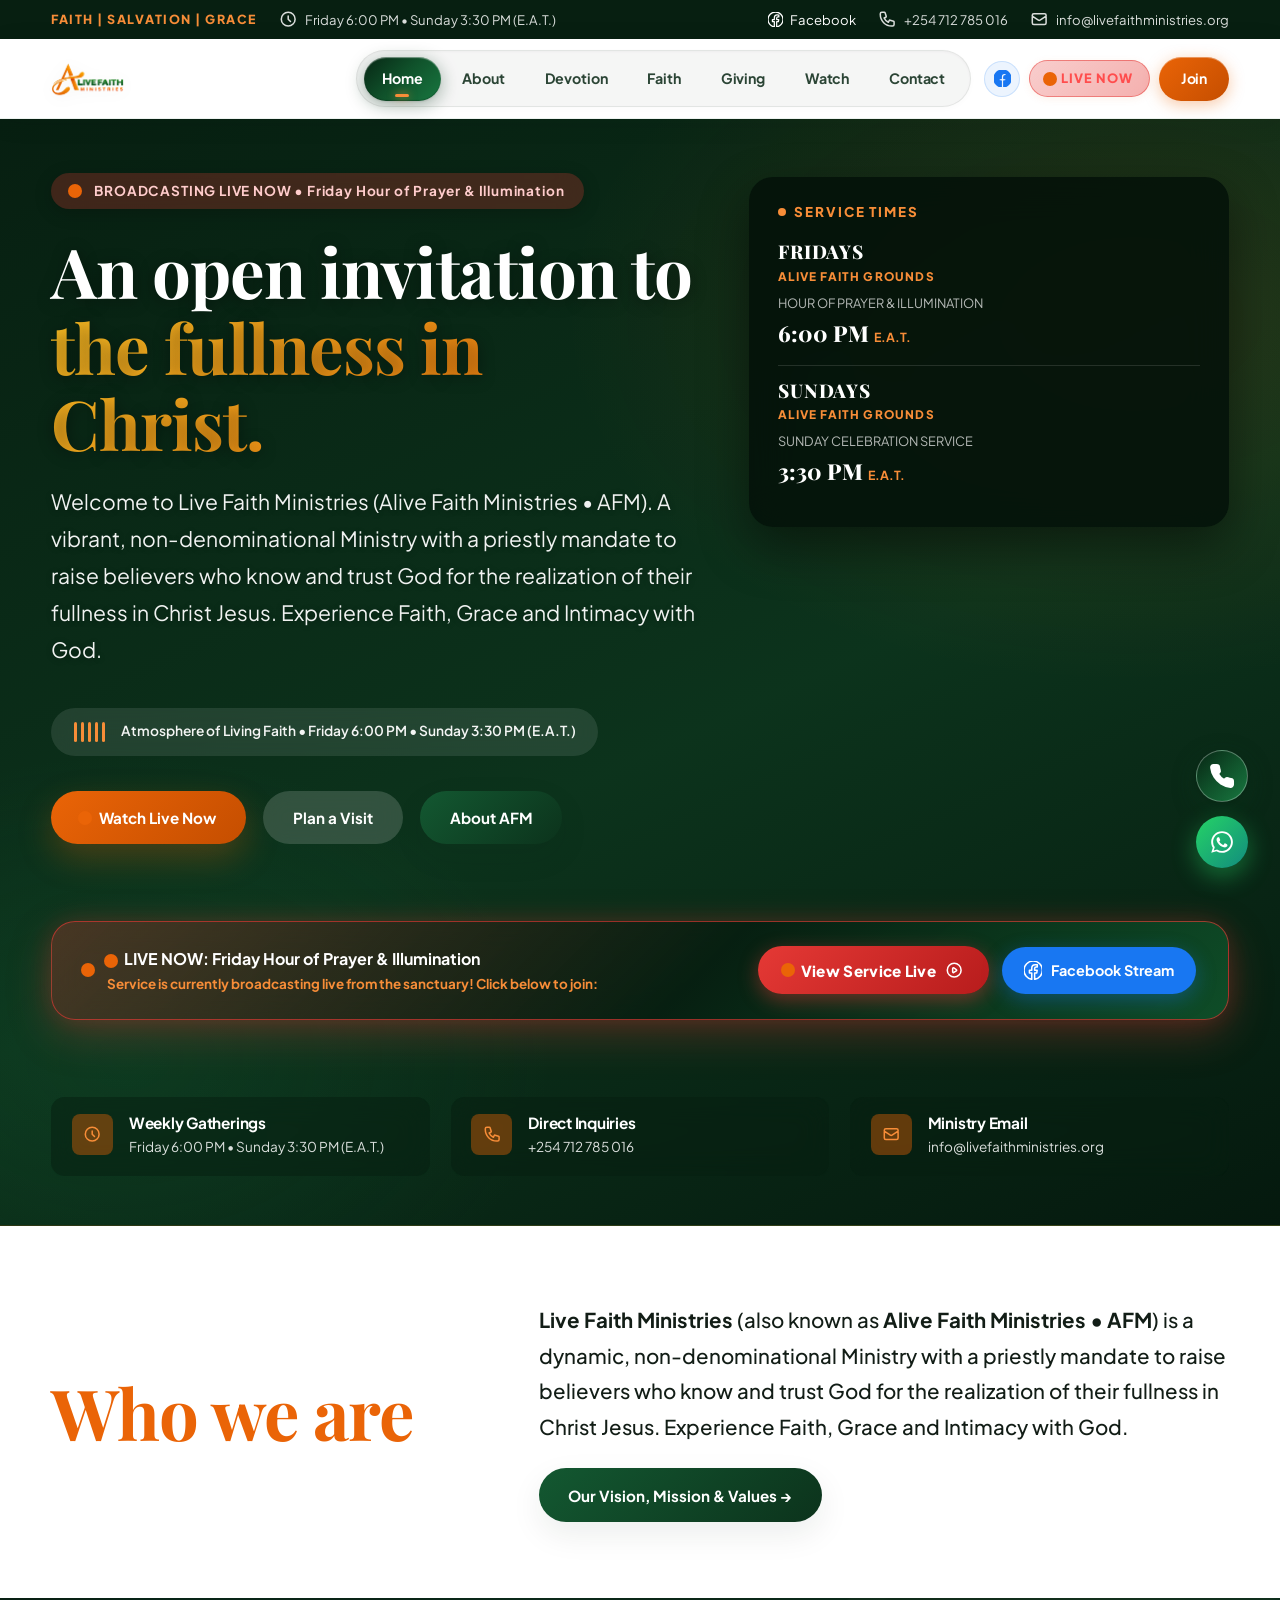
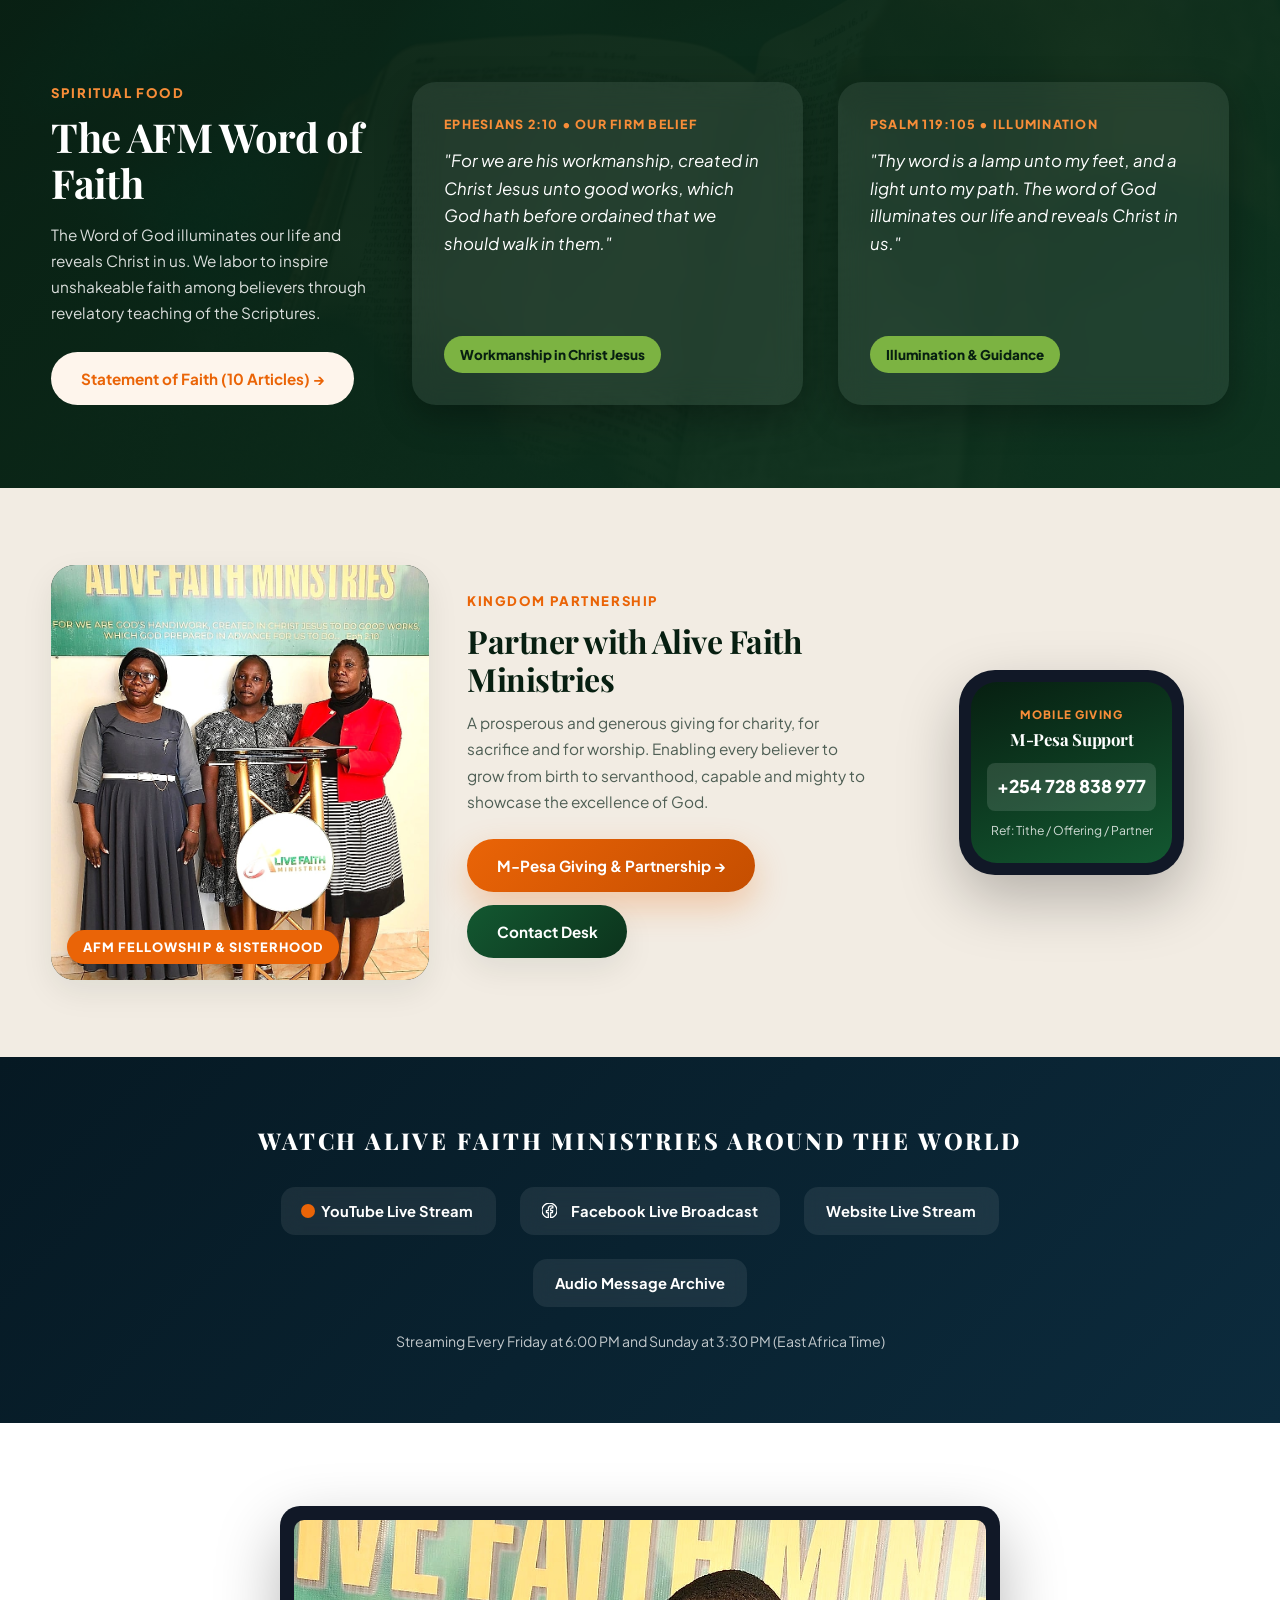
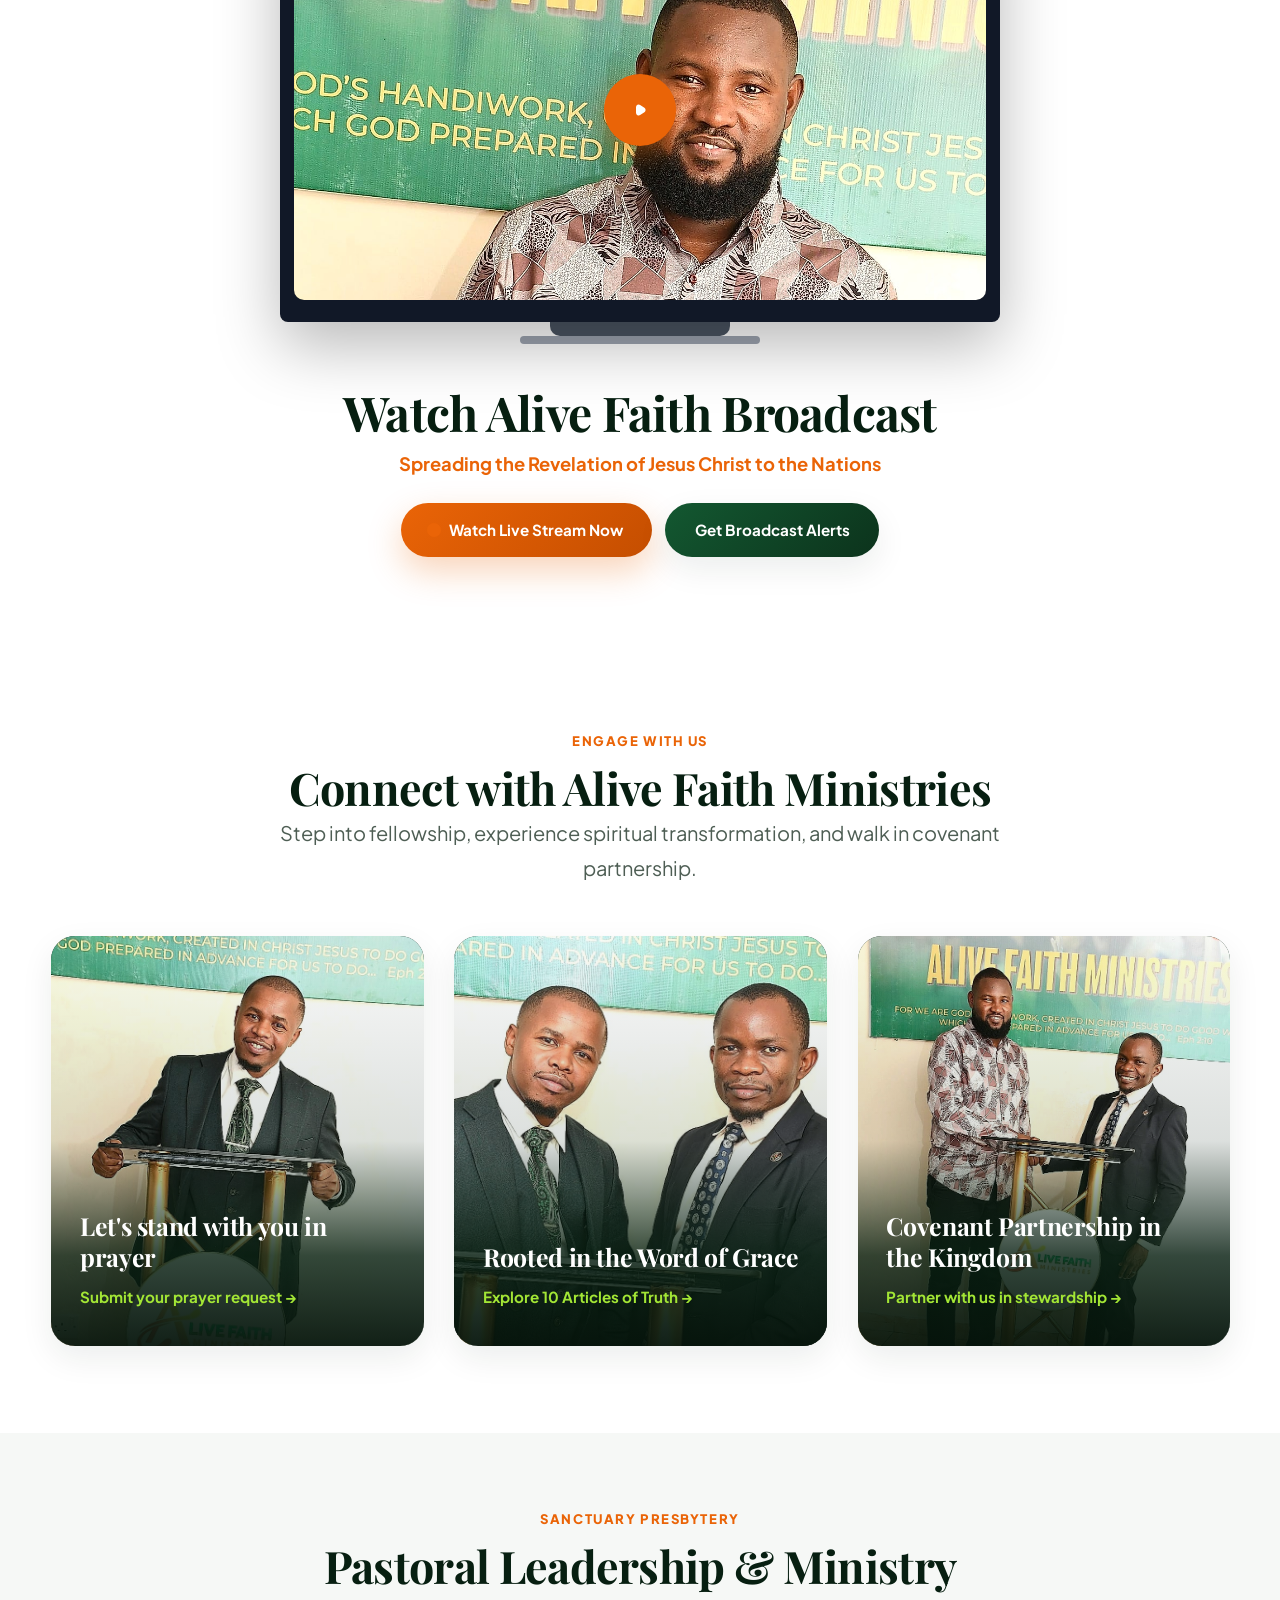
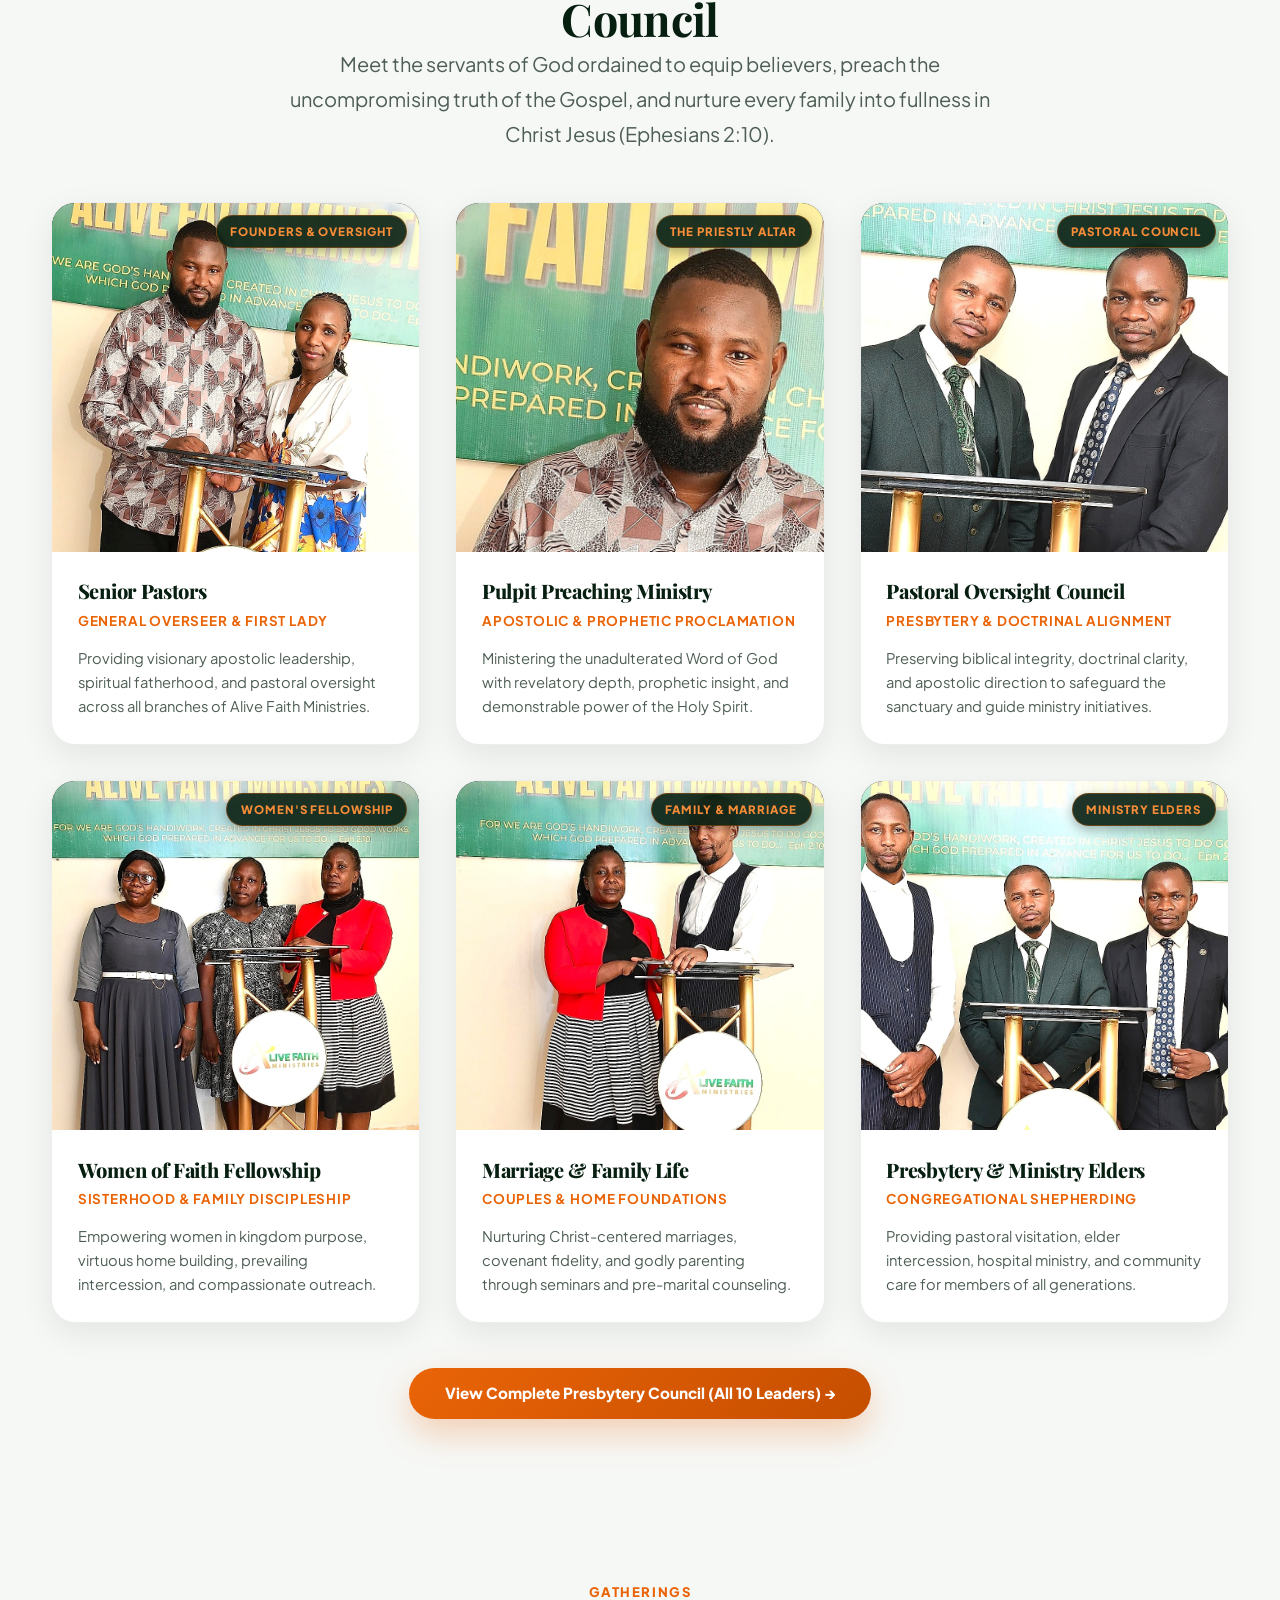
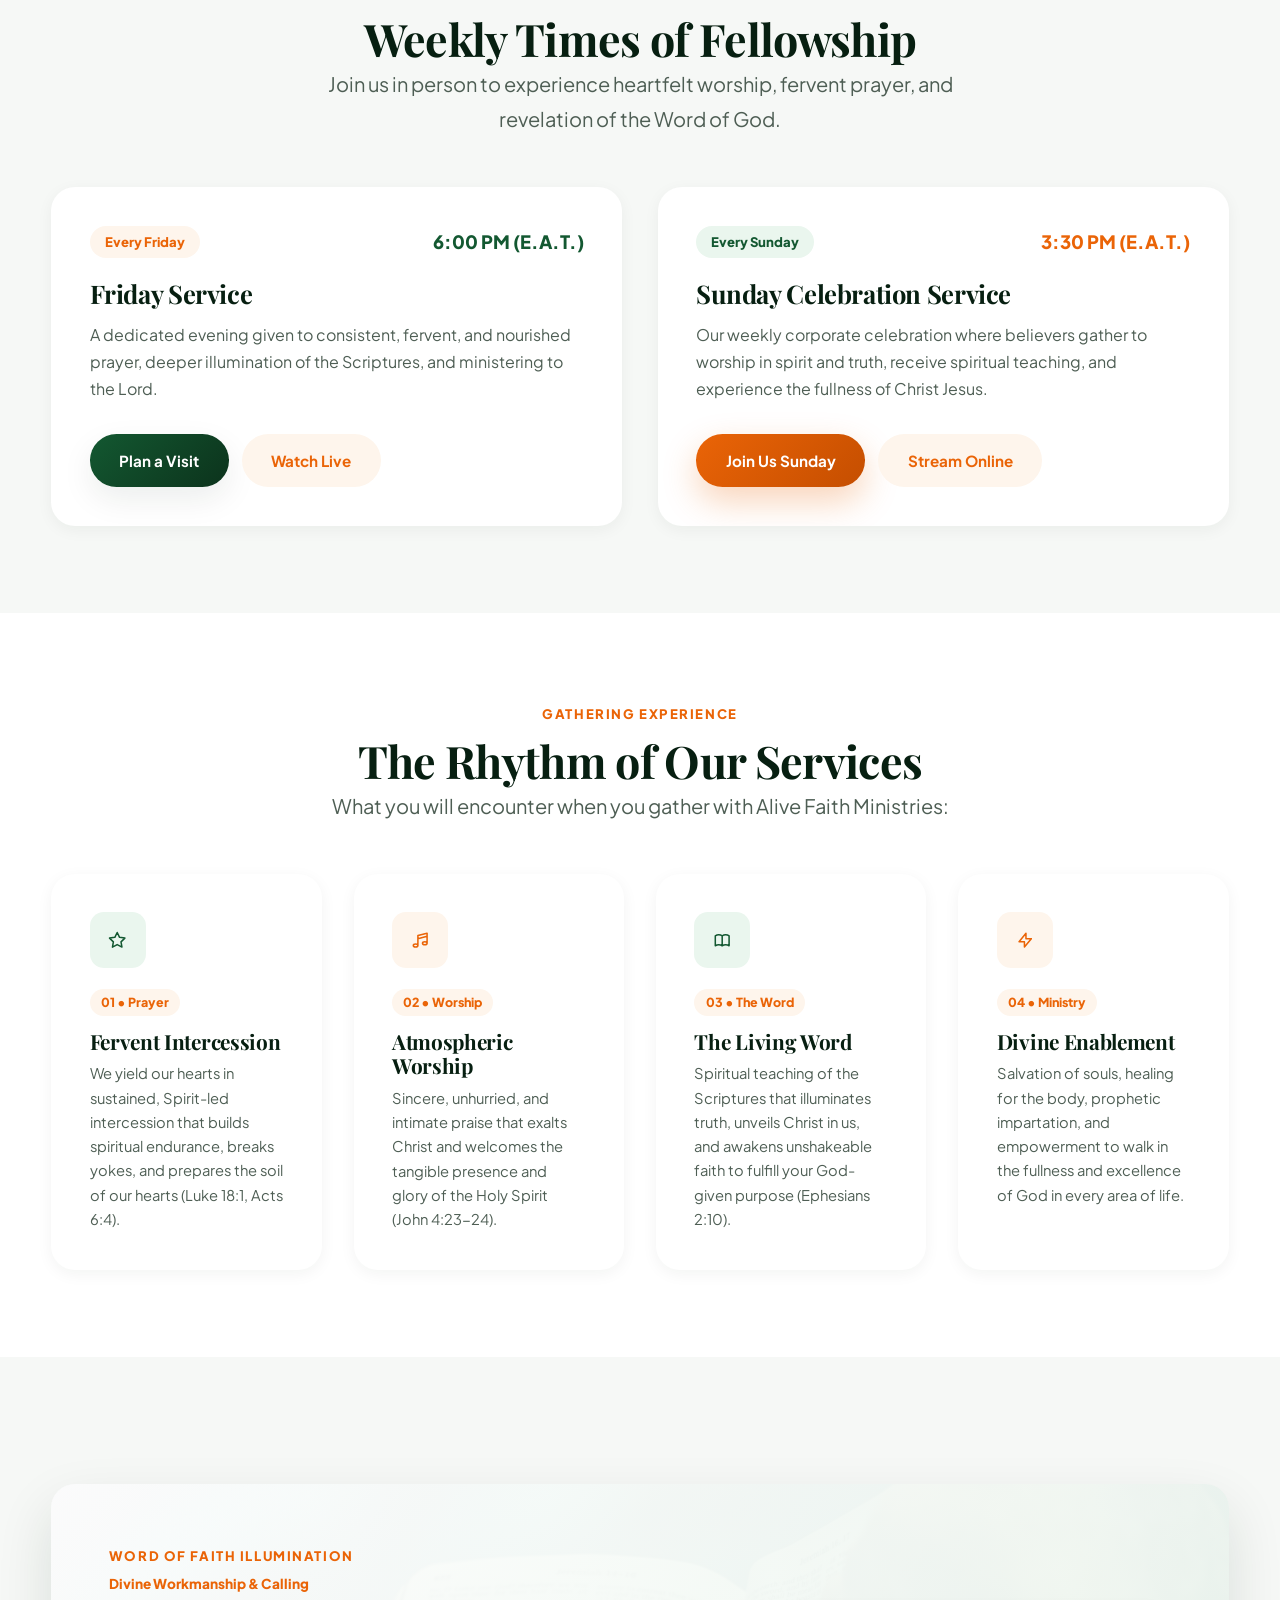
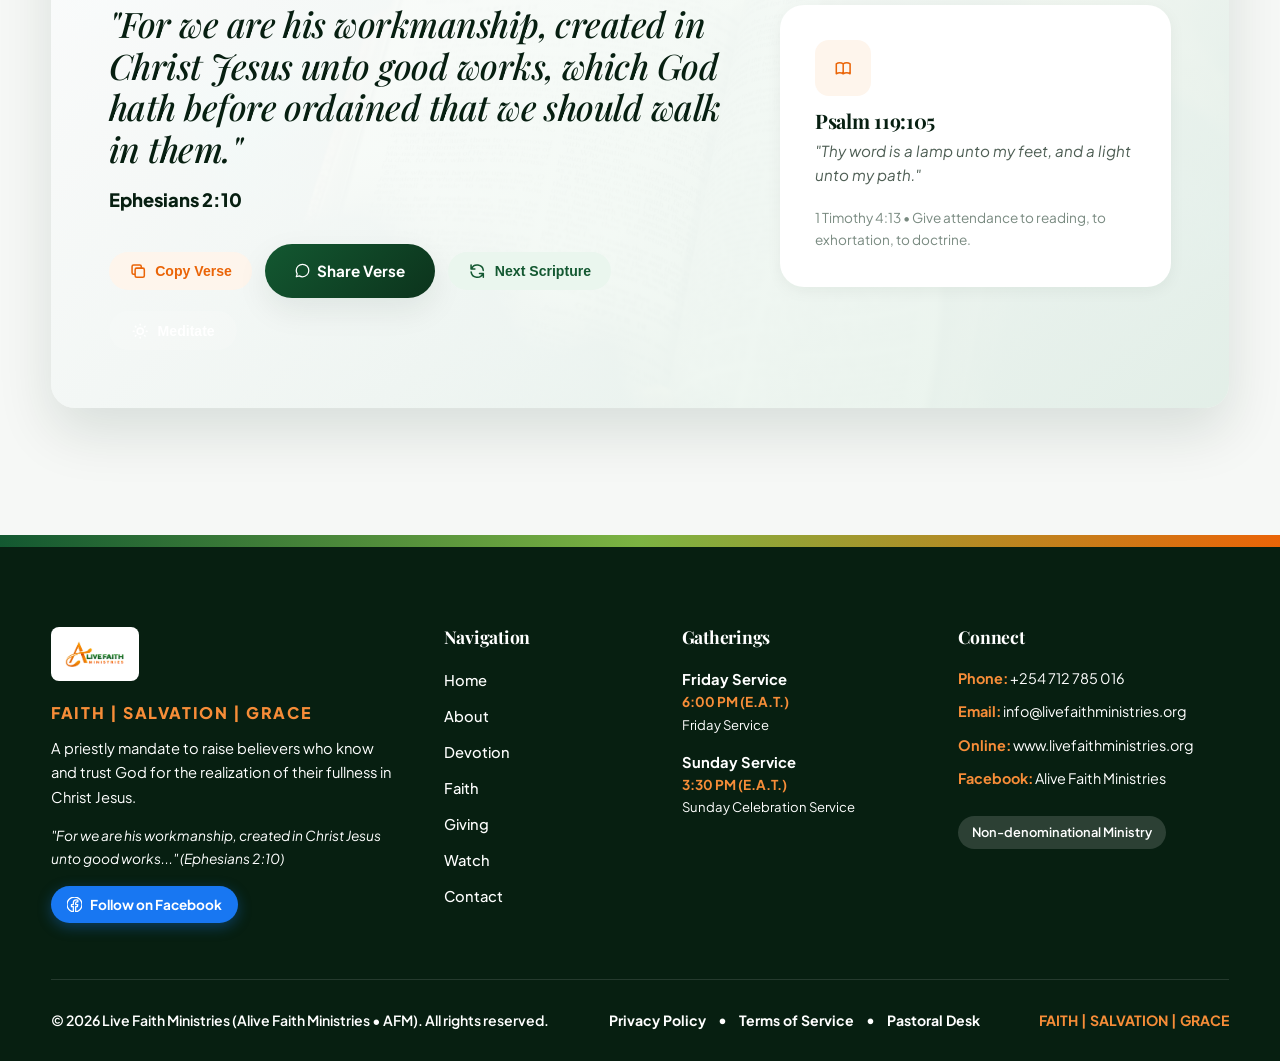
<file: index.html>
<!DOCTYPE html>
<html lang="en" dir="ltr" prefix="og: https://ogp.me/ns#">
<head>
  <meta charset="UTF-8">
  <meta http-equiv="X-UA-Compatible" content="IE=edge">
  <meta name="viewport" content="width=device-width, initial-scale=1.0, viewport-fit=cover">
  <meta name="format-detection" content="telephone=no">
  <title>Live Faith Ministries | Alive Faith Church Nairobi, Kenya</title>
  <meta name="description" content="Join Live Faith Ministries (Alive Faith Ministries) in Nairobi, Kenya. Fridays 6:00 PM &amp; Sundays 3:30 PM. Watch live sermons, daily devotions &amp; prayer.">
  <meta name="keywords" content="Live Faith Ministries, Alive Faith Ministries, AFM, Live Faith Church Nairobi, Church in Nairobi Kenya, Friday Service Nairobi, Sunday Service Nairobi">
  <meta name="author" content="Live Faith Ministries">
  <meta name="robots" content="index, follow, max-image-preview:large, max-snippet:-1, max-video-preview:-1">
  <link rel="canonical" href="https://www.livefaithministries.org/">

  <!-- Search Engine Verification (Google & Bing) -->
  <meta name="google-site-verification" content="googlee439da0fb1beeddb">
  <meta name="google-site-verification" content="e439da0fb1beeddb">
  <meta name="msvalidate.01" content="918D94204B716ABA93451065E721A619">

  <!-- Open Graph / Facebook / WhatsApp Meta Tags -->
  <meta property="og:type" content="website">
  <meta property="og:url" content="https://www.livefaithministries.org/">
  <meta property="og:site_name" content="Live Faith Ministries (Alive Faith Ministries)">
  <meta property="og:title" content="Live Faith Ministries | Alive Faith Church Nairobi, Kenya">
  <meta property="og:description" content="Join Live Faith Ministries (Alive Faith Ministries) in Nairobi, Kenya. Fridays 6:00 PM &amp; Sundays 3:30 PM. Watch live sermons, daily devotions &amp; prayer.">
  <meta property="og:image" content="https://www.livefaithministries.org/assets/images/worship-hero.jpg">
  <meta property="og:image:secure_url" content="https://www.livefaithministries.org/assets/images/worship-hero.jpg">
  <meta property="og:image:type" content="image/jpeg">
  <meta property="og:image:width" content="1600">
  <meta property="og:image:height" content="1064">
  <meta property="og:image:alt" content="Live Faith Ministries - Church Worship and Word Gathering Nairobi">
  <meta property="og:locale" content="en_US">
  <meta property="og:locale:alternate" content="en_GB">

  <!-- Local SEO & Geographic Meta Tags (Nairobi, Kenya) -->
  <meta name="geo.region" content="KE-30">
  <meta name="geo.placename" content="Nairobi, Kenya">
  <meta name="geo.position" content="-1.319247;36.892543">
  <meta name="ICBM" content="-1.319247, 36.892543">

  <!-- Twitter / X Meta Tags -->
  <meta name="twitter:card" content="summary_large_image">
  <meta name="twitter:url" content="https://www.livefaithministries.org/">
  <meta name="twitter:title" content="Live Faith Ministries | Alive Faith Church Nairobi, Kenya">
  <meta name="twitter:description" content="Join Live Faith Ministries (Alive Faith Ministries) in Nairobi, Kenya. Fridays 6:00 PM &amp; Sundays 3:30 PM. Watch live sermons, daily devotions &amp; prayer.">
  <meta name="twitter:image" content="https://www.livefaithministries.org/assets/images/worship-hero.jpg">

  <!-- Mobile Theme & PWA Manifest -->
  <meta name="theme-color" content="#071f11">
  <meta name="apple-mobile-web-app-capable" content="yes">
  <meta name="apple-mobile-web-app-status-bar-style" content="black-translucent">
  <meta name="apple-mobile-web-app-title" content="Live Faith">
  <link rel="manifest" href="site.webmanifest">

  <!-- Favicon and Brand Touch Icons -->
  <link rel="icon" type="image/x-icon" href="assets/images/favicon.ico">
  <link rel="icon" type="image/png" sizes="32x32" href="assets/images/favicon-32x32.png">
  <link rel="icon" type="image/png" sizes="16x16" href="assets/images/favicon-16x16.png">
  <link rel="icon" type="image/png" sizes="48x48" href="assets/images/favicon-48x48.png">
  <link rel="apple-touch-icon" sizes="180x180" href="assets/images/apple-touch-icon.png">
  <link rel="shortcut icon" href="favicon.ico">

  <!-- Fonts: Playfair Display & Plus Jakarta Sans -->
  <link rel="preconnect" href="https://fonts.googleapis.com">
  <link rel="preconnect" href="https://fonts.gstatic.com" crossorigin>
  <link href="https://fonts.googleapis.com/css2?family=Playfair+Display:ital,wght@0,500;0,600;0,700;0,800;1,400;1,600&family=Plus+Jakarta+Sans:wght@300;400;500;600;700;800&display=swap" rel="stylesheet">

  <!-- Main Stylesheet -->
  <link rel="stylesheet" href="assets/css/style.css?v=7.1">

  <!-- Structured Data (JSON-LD) -->
  <script type="application/ld+json">
  {
    "@context": "https://schema.org",
    "@graph": [
      {
        "@type": "WebSite",
        "@id": "https://www.livefaithministries.org/#website",
        "name": "Live Faith Ministries",
        "alternateName": "Alive Faith Ministries",
        "url": "https://www.livefaithministries.org/",
        "publisher": {
          "@id": "https://www.livefaithministries.org/#church"
        }
      },
      {
        "@type": "Church",
        "@id": "https://www.livefaithministries.org/#church",
        "name": "Live Faith Ministries",
        "alternateName": [
          "Alive Faith Ministries",
          "AFM",
          "LiveFaith",
          "Live Faith",
          "LiveFaith Ministries",
          "LiveFaithMinistries",
          "Alive Faith Church",
          "Live Faith Church Nairobi",
          "Alive Faith Ministries Kenya"
        ],
        "url": "https://www.livefaithministries.org/",
        "logo": {
          "@type": "ImageObject",
          "@id": "https://www.livefaithministries.org/#logo",
          "url": "https://www.livefaithministries.org/assets/images/logo.png",
          "width": 595,
          "height": 420,
          "caption": "Live Faith Ministries Official Logo"
        },
        "image": {
          "@type": "ImageObject",
          "@id": "https://www.livefaithministries.org/#primaryimage",
          "url": "https://www.livefaithministries.org/assets/images/worship-hero.jpg",
          "width": 1600,
          "height": 1064,
          "caption": "Live Faith Ministries Church Worship and Word Gathering Nairobi"
        },
        "description": "Live Faith Ministries (Alive Faith Ministries - AFM) is a non-denominational church ministry in Nairobi, Kenya with a priestly mandate to raise believers who know and trust God for the realization of their fullness in Christ Jesus.",
        "slogan": "FAITH | SALVATION | GRACE",
        "telephone": "+254712785016",
        "email": "info@livefaithministries.org",
        "priceRange": "Free",
        "isAccessibleForFree": true,
        "publicAccess": true,
        "areaServed": "Nairobi, Kenya",
        "address": {
          "@type": "PostalAddress",
          "streetAddress": "Alive Faith Grounds",
          "addressLocality": "Nairobi",
          "addressRegion": "Nairobi County",
          "addressCountry": "KE"
        },
        "geo": {
          "@type": "GeoCoordinates",
          "latitude": -1.319247,
          "longitude": 36.892543
        },
        "openingHoursSpecification": [
          {
            "@type": "OpeningHoursSpecification",
            "dayOfWeek": "Friday",
            "opens": "18:00",
            "closes": "20:30"
          },
          {
            "@type": "OpeningHoursSpecification",
            "dayOfWeek": "Sunday",
            "opens": "15:30",
            "closes": "18:00"
          }
        ],
        "sameAs": [
          "https://www.facebook.com/profile.php?id=61595832568680",
          "https://wa.me/254712785016"
        ]
      },
      {
        "@type": "WebPage",
        "@id": "https://www.livefaithministries.org/#webpage",
        "url": "https://www.livefaithministries.org/",
        "name": "Live Faith Ministries | Alive Faith Church Nairobi, Kenya",
        "description": "Join Live Faith Ministries (Alive Faith Ministries) in Nairobi, Kenya. Fridays 6:00 PM & Sundays 3:30 PM. Watch live sermons, daily devotions & prayer.",
        "isPartOf": {
          "@id": "https://www.livefaithministries.org/#website"
        },
        "about": {
          "@id": "https://www.livefaithministries.org/#church"
        }
      }
    ]
  }
  </script>
</head>
<body>

<!-- Accessible Skip to Content Link -->
  <a href="#main-content" class="skip-link">Skip to main content</a>

  <!-- Top Announcement Bar (Desktop & Wide Displays) -->
  <div class="topbar">
    <div class="container topbar-content">
      <div class="topbar-info">
        <span class="topbar-tag">
          FAITH | SALVATION | GRACE        </span>
        <span class="topbar-item hide-mobile">
          <svg class="icon" viewBox="0 0 24 24"><path d="M12 8v4l3 3m6-3a9 9 0 11-18 0 9 9 0 0118 0z"></path></svg>
          Friday 6:00 PM &bull; Sunday 3:30 PM (E.A.T.)
        </span>
      </div>
      <div class="topbar-info right-aligned">
        <a href="https://www.facebook.com/profile.php?id=61595832568680" target="_blank" rel="noopener noreferrer" class="topbar-item" style="color: #ffffff; display: inline-flex; align-items: center; gap: 0.4rem;" aria-label="Alive Faith Ministries on Facebook" title="Follow AFM on Facebook">
          <svg class="icon" viewBox="0 0 24 24" fill="#1877F2" style="width: 15px; height: 15px;"><path d="M24 12.073c0-6.627-5.373-12-12-12s-12 5.373-12 12c0 5.99 4.388 10.954 10.125 11.854v-8.385H7.078v-3.47h3.047V9.43c0-3.007 1.792-4.669 4.533-4.669 1.312 0 2.686.235 2.686.235v2.953H15.83c-1.491 0-1.956.925-1.956 1.874v2.25h3.328l-.532 3.47h-2.796v8.385C19.612 23.027 24 18.062 24 12.073z"/></svg>
          Facebook
        </a>
        <span class="topbar-item">
          <svg class="icon" viewBox="0 0 24 24"><path d="M3 5a2 2 0 012-2h3.28a1 1 0 01.948.684l1.498 4.493a1 1 0 01-.502 1.21l-2.257 1.13a11.042 11.042 0 005.516 5.516l1.13-2.257a1 1 0 011.21-.502l4.493 1.498a1 1 0 01.684.949V19a2 2 0 01-2 2h-1C9.716 21 3 14.284 3 6V5z"></path></svg>
          <a href="tel:+254712785016">+254 712 785 016</a>
        </span>
        <span class="topbar-item hide-mobile">
          <svg class="icon" viewBox="0 0 24 24"><path d="M3 8l7.89 5.26a2 2 0 002.22 0L21 8M5 19h14a2 2 0 002-2V7a2 2 0 00-2-2H5a2 2 0 00-2 2v10a2 2 0 002 2z"></path></svg>
          <a href="mailto:info@livefaithministries.org">info@livefaithministries.org</a>
        </span>
      </div>
    </div>
  </div>

  <!-- Primary Floating Island Header -->
  <header class="navbar">
    <div class="container navbar-container">
      <a href="/" class="brand-logo" aria-label="Alive Faith Ministries">
        <img src="assets/images/logo.png" alt="Alive Faith Ministries" width="595" height="420" decoding="async">
      </a>

      <!-- Right-Aligned Navigation Container -->
      <div class="nav-wrapper">
        <!-- Desktop Single-Word Tabs (Aligned Right, Zero Strokes) -->
        <ul class="desktop-nav-links">
          <li>
            <a href="/" class="nav-tab active" aria-current="page">
              Home
            </a>
          </li>
          <li>
            <a href="/about" class="nav-tab">
              About
            </a>
          </li>
          <li>
            <a href="/devotions" class="nav-tab">
              Devotion
            </a>
          </li>
          <li>
            <a href="/faith" class="nav-tab">
              Faith
            </a>
          </li>
          <li>
            <a href="/giving" class="nav-tab">
              Giving
            </a>
          </li>
          <li>
            <a href="/watch" class="nav-tab">
              Watch
            </a>
          </li>
          <li>
            <a href="/contact" class="nav-tab">
              Contact
            </a>
          </li>
        </ul>

        <!-- Right Action Items -->
        <div class="nav-actions">
          <a href="https://www.facebook.com/profile.php?id=61595832568680" target="_blank" rel="noopener noreferrer" class="nav-facebook-btn" aria-label="Visit AFM on Facebook" title="Follow us on Facebook">
            <svg class="icon" viewBox="0 0 24 24"><path d="M24 12.073c0-6.627-5.373-12-12-12s-12 5.373-12 12c0 5.99 4.388 10.954 10.125 11.854v-8.385H7.078v-3.47h3.047V9.43c0-3.007 1.792-4.669 4.533-4.669 1.312 0 2.686.235 2.686.235v2.953H15.83c-1.491 0-1.956.925-1.956 1.874v2.25h3.328l-.532 3.47h-2.796v8.385C19.612 23.027 24 18.062 24 12.073z"/></svg>
          </a>
          <!-- Dynamic Live Stream Beacon (Activated Exclusively When Gathering is Live) -->
          <a href="/watch" class="nav-live-pill" id="nav-live-pill" style="display: none;">
            <span class="live-pulse-dot"></span>
            <span>Live Now</span>
          </a>
          <a href="/contact" class="btn btn-primary nav-cta-btn hide-on-mobile">
            Join
          </a>
        </div>

        <!-- Mobile Right Hamburger Toggle (Accessible, Kinetic & Clean) -->
        <button class="mobile-toggle" id="mobile-toggle-btn" aria-label="Open Navigation Menu" aria-expanded="false">
          <span class="hamburger-bar bar-1"></span>
          <span class="hamburger-bar bar-2"></span>
          <span class="hamburger-bar bar-3"></span>
        </button>
      </div>
    </div>
  </header>

  <!-- Mobile Drawer Backdrop Overlay (Cleanly separated outside navbar) -->
  <div class="drawer-backdrop" id="drawer-backdrop"></div>

  <!-- Dedicated Luxury Mobile Slide Drawer (Right-Side, Zero Stacking Conflicts) -->
  <aside class="mobile-drawer" id="mobile-drawer" aria-label="Mobile Navigation Menu">
    <div class="mobile-drawer-inner">
      
      <!-- Drawer Header with Logo & Touch-Friendly Close Button -->
      <div class="mobile-drawer-header">
        <div class="drawer-brand">
          <img src="assets/images/logo.png" alt="Alive Faith Ministries" width="595" height="420" decoding="async">
          <div class="drawer-brand-text">
            <strong>AFM</strong>
            <span class="drawer-priestly-badge">Priestly Mandate</span>
          </div>
        </div>
        <button class="mobile-drawer-close" id="mobile-drawer-close" aria-label="Close navigation menu">
          <svg class="icon" viewBox="0 0 24 24"><path d="M6 18L18 6M6 6l12 12"></path></svg>
        </button>
      </div>

      <!-- Single-Word Mobile Menu Items with Icons & Subtitles -->
      <ul class="mobile-drawer-nav">
        <li>
          <a href="/" class="mobile-nav-item active" aria-current="page">
            <div class="mobile-item-icon">
              <svg class="icon" viewBox="0 0 24 24"><path d="M3 12l2-2m0 0l7-7 7 7M5 10v10a1 1 0 001 1h3m10-11l2 2m-2-2v10a1 1 0 01-1 1h-3m-6 0a1 1 0 001-1v-4a1 1 0 011-1h2a1 1 0 011 1v4a1 1 0 001 1m-6 0h6"></path></svg>
            </div>
            <div class="mobile-item-text">
              <span class="mobile-item-title">Home</span>
              <span class="mobile-item-sub">Experience Faith, Grace &amp; Intimacy</span>
            </div>
            <span class="mobile-item-arrow">&rarr;</span>
          </a>
        </li>
        <li>
          <a href="/about" class="mobile-nav-item">
            <div class="mobile-item-icon">
              <svg class="icon" viewBox="0 0 24 24"><path d="M13 16h-1v-4h-1m1-4h.01M21 12a9 9 0 11-18 0 9 9 0 0118 0z"></path></svg>
            </div>
            <div class="mobile-item-text">
              <span class="mobile-item-title">About</span>
              <span class="mobile-item-sub">Our Mandate, Vision &amp; 5 Values</span>
            </div>
            <span class="mobile-item-arrow">&rarr;</span>
          </a>
        </li>
        <li>
          <a href="/devotions" class="mobile-nav-item">
            <div class="mobile-item-icon" style="background: rgba(234, 100, 7, 0.12); color: var(--gold-start);">
              <svg class="icon" viewBox="0 0 24 24"><path d="M12 6.253v13m0-13C10.832 5.477 9.246 5 7.5 5S4.168 5.477 3 6.253v13C4.168 18.477 5.754 18 7.5 18s3.332.477 4.5 1.253m0-13C13.168 5.477 14.754 5 16.5 5c1.747 0 3.332.477 4.5 1.253v13C19.832 18.477 18.247 18 16.5 18c-1.746 0-3.332.477-4.5 1.253"></path></svg>
            </div>
            <div class="mobile-item-text">
              <span class="mobile-item-title">Devotion</span>
              <span class="mobile-item-sub">Daily Priestly Word &amp; Declaration</span>
            </div>
            <span class="mobile-item-arrow">&rarr;</span>
          </a>
        </li>
        <li>
          <a href="/faith" class="mobile-nav-item">
            <div class="mobile-item-icon">
              <svg class="icon" viewBox="0 0 24 24"><path d="M12 6.253v13m0-13C10.832 5.477 9.246 5 7.5 5S4.168 5.477 3 6.253v13C4.168 18.477 5.754 18 7.5 18s3.332.477 4.5 1.253m0-13C13.168 5.477 14.754 5 16.5 5c1.747 0 3.332.477 4.5 1.253v13C19.832 18.477 18.247 18 16.5 18c-1.746 0-3.332.477-4.5 1.253"></path></svg>
            </div>
            <div class="mobile-item-text">
              <span class="mobile-item-title">Faith</span>
              <span class="mobile-item-sub">10 Foundational Articles of Truth</span>
            </div>
            <span class="mobile-item-arrow">&rarr;</span>
          </a>
        </li>
        <li>
          <a href="/giving" class="mobile-nav-item">
            <div class="mobile-item-icon amber">
              <svg class="icon" viewBox="0 0 24 24"><path d="M17 20h5v-2a3 3 0 00-5.356-1.857M17 20H7m10 0v-2c0-.656-.126-1.283-.356-1.857M7 20H2v-2a3 3 0 015.356-1.857M7 20v-2c0-.656.126-1.283.356-1.857m0 0a5.002 5.002 0 019.288 0M15 7a3 3 0 11-6 0 3 3 0 016 0zm6 3a2 2 0 11-4 0 2 2 0 014 0zM7 10a2 2 0 11-4 0 2 2 0 014 0z"></path></svg>
            </div>
            <div class="mobile-item-text">
              <span class="mobile-item-title">Giving</span>
              <span class="mobile-item-sub">M-Pesa Stewardship &amp; Partnership</span>
            </div>
            <span class="mobile-item-arrow">&rarr;</span>
          </a>
        </li>
        <li>
          <a href="/watch" class="mobile-nav-item">
            <div class="mobile-item-icon amber">
              <svg class="icon" viewBox="0 0 24 24"><path d="M14.752 11.168l-3.197-2.132A1 1 0 0010 9.87v4.263a1 1 0 001.555.832l3.197-2.132a1 1 0 000-1.664z"></path><path d="M21 12a9 9 0 11-18 0 9 9 0 0118 0z"></path></svg>
            </div>
            <div class="mobile-item-text">
              <span class="mobile-item-title">Watch</span>
              <span class="mobile-item-sub">Live Broadcast &amp; Archive Stream</span>
            </div>
            <span class="mobile-item-arrow">&rarr;</span>
          </a>
        </li>
        <li>
          <a href="/contact" class="mobile-nav-item">
            <div class="mobile-item-icon">
              <svg class="icon" viewBox="0 0 24 24"><path d="M3 8l7.89 5.26a2 2 0 002.22 0L21 8M5 19h14a2 2 0 002-2V7a2 2 0 00-2-2H5a2 2 0 00-2 2v10a2 2 0 002 2z"></path></svg>
            </div>
            <div class="mobile-item-text">
              <span class="mobile-item-title">Contact</span>
              <span class="mobile-item-sub">Prayer Requests &amp; Plan a Visit</span>
            </div>
            <span class="mobile-item-arrow">&rarr;</span>
          </a>
        </li>
      </ul>

      <!-- Drawer Action Buttons -->
      <div class="mobile-drawer-actions">
        <a href="/watch" class="btn btn-primary" id="drawer-watch-live-btn" style="width: 100%;">
          <span class="live-pulse-dot" id="drawer-live-pulse-dot" style="background-color: #ffffff; display: none;"></span>
          <span id="drawer-watch-label">Watch Services</span>
        </a>
        <a href="/contact" class="btn btn-secondary" style="width: 100%;">
          Plan a Visit
        </a>
      </div>

      <!-- Quick Contact Info in Drawer -->
      <div class="mobile-drawer-contact">
        <div class="drawer-contact-item">
          <svg class="icon" viewBox="0 0 24 24"><path d="M3 5a2 2 0 012-2h3.28a1 1 0 01.948.684l1.498 4.493a1 1 0 01-.502 1.21l-2.257 1.13a11.042 11.042 0 005.516 5.516l1.13-2.257a1 1 0 011.21-.502l4.493 1.498a1 1 0 01.684.949V19a2 2 0 01-2 2h-1C9.716 21 3 14.284 3 6V5z"></path></svg>
          <a href="tel:+254712785016">Call: +254 712 785 016</a>
        </div>
        <div class="drawer-contact-item">
          <svg class="icon" viewBox="0 0 24 24" fill="#25D366"><path d="M12.031 2C6.496 2 2 6.496 2 12.031c0 1.97.57 3.81 1.558 5.372L2.094 22l4.75-1.442A9.97 9.97 0 0012.03 22c5.535 0 10.031-4.496 10.031-10.031S17.566 2 12.031 2zm0 18.25a8.21 8.21 0 01-4.225-1.168l-.304-.18-3.13.951.956-3.045-.198-.316A8.19 8.19 0 013.78 12.03c0-4.55 3.7-8.25 8.25-8.25 4.55 0 8.25 3.7 8.25 8.25 0 4.55-3.7 8.25-8.25 8.25zm4.516-6.19c-.248-.124-1.464-.722-1.691-.805-.227-.083-.393-.124-.558.124-.165.248-.64 1.054-.785 1.219-.145.165-.29.186-.538.062-.248-.124-1.047-.386-1.995-1.231-.738-.658-1.237-1.472-1.382-1.72-.145-.248-.015-.382.109-.505.111-.111.248-.29.372-.435.124-.145.165-.248.248-.413.083-.165.041-.31-.021-.435-.062-.124-.558-1.344-.765-1.841-.2-.484-.403-.418-.558-.426-.145-.008-.31-.01-.475-.01-.165 0-.434.062-.661.31-.227.248-.868.848-.868 2.068s.889 2.399 1.013 2.564c.124.165 1.748 2.669 4.234 3.743.592.256 1.054.409 1.414.523.595.189 1.136.162 1.564.098.477-.072 1.464-.599 1.671-1.178.207-.579.207-1.075.145-1.178-.062-.103-.227-.165-.475-.29z"/></svg>
          <a href="https://wa.me/254712785016?text=Hello%20Alive%20Faith%20Ministries,%20I%20would%20like%20to%20connect%20with%20you." target="_blank" rel="noopener noreferrer">WhatsApp Chat</a>
        </div>
        <div class="drawer-contact-item">
          <svg class="icon" viewBox="0 0 24 24"><path d="M3 8l7.89 5.26a2 2 0 002.22 0L21 8M5 19h14a2 2 0 002-2V7a2 2 0 00-2-2H5a2 2 0 00-2 2v10a2 2 0 002 2z"></path></svg>
          <a href="mailto:info@livefaithministries.org">info@livefaithministries.org</a>
        </div>
        <div class="drawer-contact-item">
          <svg class="icon" viewBox="0 0 24 24" fill="#1877F2"><path d="M24 12.073c0-6.627-5.373-12-12-12s-12 5.373-12 12c0 5.99 4.388 10.954 10.125 11.854v-8.385H7.078v-3.47h3.047V9.43c0-3.007 1.792-4.669 4.533-4.669 1.312 0 2.686.235 2.686.235v2.953H15.83c-1.491 0-1.956.925-1.956 1.874v2.25h3.328l-.532 3.47h-2.796v8.385C19.612 23.027 24 18.062 24 12.073z"/></svg>
          <a href="https://www.facebook.com/profile.php?id=61595832568680" target="_blank" rel="noopener noreferrer">Facebook Page</a>
        </div>
        <div class="drawer-times-badge">
          Friday 6:00 PM &bull; Sunday 3:30 PM (E.A.T.)
        </div>
      </div>

    </div>
  </aside>

  <!-- Mobile Floating Quick-Action Bar (Sticky Under Thumbs) -->
  <nav class="mobile-bottom-bar" aria-label="Mobile Quick Access">
    <a href="/" class="bottom-bar-item active" aria-current="page">
      <svg class="icon" viewBox="0 0 24 24"><path d="M3 12l2-2m0 0l7-7 7 7M5 10v10a1 1 0 001 1h3m10-11l2 2m-2-2v10a1 1 0 01-1 1h-3m-6 0a1 1 0 001-1v-4a1 1 0 011-1h2a1 1 0 011 1v4a1 1 0 001 1m-6 0h6"></path></svg>
      <span>Home</span>
    </a>
    <a href="/watch" class="bottom-bar-item">
      <span class="live-pulse-dot" id="bottom-bar-live-dot" style="position: absolute; top: 6px; right: 22%; display: none;"></span>
      <svg class="icon" viewBox="0 0 24 24"><path d="M14.752 11.168l-3.197-2.132A1 1 0 0010 9.87v4.263a1 1 0 001.555.832l3.197-2.132a1 1 0 000-1.664z"></path><path d="M21 12a9 9 0 11-18 0 9 9 0 0118 0z"></path></svg>
      <span>Watch</span>
    </a>
    <a href="/giving" class="bottom-bar-item">
      <svg class="icon" viewBox="0 0 24 24"><path d="M17 20h5v-2a3 3 0 00-5.356-1.857M17 20H7m10 0v-2c0-.656-.126-1.283-.356-1.857M7 20H2v-2a3 3 0 015.356-1.857M7 20v-2c0-.656.126-1.283.356-1.857m0 0a5.002 5.002 0 019.288 0M15 7a3 3 0 11-6 0 3 3 0 016 0zm6 3a2 2 0 11-4 0 2 2 0 014 0zM7 10a2 2 0 11-4 0 2 2 0 014 0z"></path></svg>
      <span>Give</span>
    </a>
    <a href="/contact" class="bottom-bar-item">
      <svg class="icon" viewBox="0 0 24 24"><path d="M12 2l3.09 6.26L22 9.27l-5 4.87 1.18 6.88L12 17.77l-6.18 3.25L7 14.14 2 9.27l6.91-1.01L12 2z"></path></svg>
      <span>Prayer</span>
    </a>
    <button type="button" class="bottom-bar-item" id="bottom-bar-menu-btn" aria-label="Open Full Menu">
      <svg class="icon" viewBox="0 0 24 24"><path d="M4 6h16M4 12h16M4 18h16"></path></svg>
      <span>Menu</span>
    </button>
  </nav>

<main id="main-content">
<!-- Hero Section with Executive Theme Background & Floating Service Times -->
  <section class="hero">

    <div class="container hero-inner">
      
      <div class="phaneroo-hero-grid">
        <!-- Left: Open Invitation & Call to Action -->
        <div>
          <div class="hero-badge" id="hero-badge-wrap">
            <span class="live-pulse-dot" id="hero-badge-dot" style="margin-right: 0.35rem; display: none;"></span>
            <span id="hero-badge-text">FAITH | SALVATION | GRACE</span>
          </div>

          <h1 class="phaneroo-hero-title">
            An open invitation to <br>
            <span class="gold-gradient-text">the fullness in Christ.</span>
          </h1>

          <p class="lead">
            Welcome to Live Faith Ministries (Alive Faith Ministries &bull; AFM). A vibrant, non-denominational Ministry with a priestly mandate to raise believers who know and trust God for the realization of their fullness in Christ Jesus. Experience Faith, Grace and Intimacy with God.
          </p>

          <div class="worship-wave-bar">
            <div class="wave-animation">
              <div class="wave-bar"></div>
              <div class="wave-bar"></div>
              <div class="wave-bar"></div>
              <div class="wave-bar"></div>
              <div class="wave-bar"></div>
            </div>
            <span class="worship-wave-text">Atmosphere of Living Faith &bull; Friday 6:00 PM &bull; Sunday 3:30 PM (E.A.T.)</span>
          </div>

          <div class="hero-buttons">
            <a href="/watch" class="btn btn-primary" id="hero-watch-btn">
              <span class="live-pulse-dot" id="hero-live-dot" style="background-color: #ffffff; display: none;"></span>
              <span id="hero-watch-label">Watch Services</span>
            </a>
            <a href="/contact" class="btn btn-outline-light">Plan a Visit</a>
            <a href="/about" class="btn btn-secondary">About AFM</a>
          </div>
        </div>

        <!-- Right: Dedicated Floating Service Times Box (Phaneroo Style) -->
        <div>
          <div class="hero-service-times-box">
            <div class="service-box-header">SERVICE TIMES</div>

            <div class="service-box-day">
              <h4>FRIDAYS</h4>
              <span class="service-box-venue">ALIVE FAITH GROUNDS</span>
              <span class="service-box-title">HOUR OF PRAYER &amp; ILLUMINATION</span>
              <div class="service-box-hour">6:00 PM <span class="service-box-tz">E.A.T.</span></div>
            </div>

            <div class="service-box-divider"></div>

            <div class="service-box-day">
              <h4>SUNDAYS</h4>
              <span class="service-box-venue">ALIVE FAITH GROUNDS</span>
              <span class="service-box-title">SUNDAY CELEBRATION SERVICE</span>
              <div class="service-box-hour">3:30 PM <span class="service-box-tz">E.A.T.</span></div>
            </div>
          </div>
        </div>
      </div>

      <!-- Real-Time Live Gathering Countdown Ticker & Live Broadcast Console -->
      <div class="countdown-banner" id="countdown-banner">
        <div class="countdown-title-wrap">
          <span class="live-pulse-dot" id="cd-pulse-dot" style="display: none;"></span>
          <div>
            <div class="countdown-title" id="cd-status-text">Next Gathering: Sunday Celebration (3:30 PM E.A.T.)</div>
            <div class="countdown-sub" id="cd-sub-text">Real-Time Gathering Clock</div>
          </div>
        </div>

        <!-- Normal Counting Down Grid (Visible when Waiting for Service) -->
        <div class="countdown-grid" id="countdown-grid">
          <div class="countdown-unit">
            <div class="countdown-val" id="cd-days">00</div>
            <div class="countdown-lbl">Days</div>
          </div>
          <span class="countdown-colon">:</span>
          <div class="countdown-unit">
            <div class="countdown-val" id="cd-hours">00</div>
            <div class="countdown-lbl">Hours</div>
          </div>
          <span class="countdown-colon">:</span>
          <div class="countdown-unit">
            <div class="countdown-val" id="cd-mins">00</div>
            <div class="countdown-lbl">Mins</div>
          </div>
          <span class="countdown-colon">:</span>
          <div class="countdown-unit">
            <div class="countdown-val" id="cd-secs">00</div>
            <div class="countdown-lbl">Secs</div>
          </div>
        </div>

        <!-- Active Live Stream Action Console (Revealed Dynamically Once Service Time Arrives) -->
        <div class="countdown-live-cta" id="countdown-live-cta" style="display: none;">
          <a href="/watch" class="btn btn-live-cta">
            <span class="live-pulse-dot" style="background: #ffffff;"></span>
            <span>View Service Live</span>
            <svg class="icon icon-sm" viewBox="0 0 24 24"><path d="M14.752 11.168l-3.197-2.132A1 1 0 0010 9.87v4.263a1 1 0 001.555.832l3.197-2.132a1 1 0 000-1.664z"></path><path d="M21 12a9 9 0 11-18 0 9 9 0 0118 0z"></path></svg>
          </a>
          <a href="https://www.facebook.com/profile.php?id=61595832568680" target="_blank" rel="noopener noreferrer" class="btn btn-facebook-live-pill" aria-label="Watch on Facebook Live">
            <svg class="icon icon-sm" viewBox="0 0 24 24" fill="#1877F2"><path d="M24 12.073c0-6.627-5.373-12-12-12s-12 5.373-12 12c0 5.99 4.388 10.954 10.125 11.854v-8.385H7.078v-3.47h3.047V9.43c0-3.007 1.792-4.669 4.533-4.669 1.312 0 2.686.235 2.686.235v2.953H15.83c-1.491 0-1.956.925-1.956 1.874v2.25h3.328l-.532 3.47h-2.796v8.385C19.612 23.027 24 18.062 24 12.073z"/></svg>
            <span>Facebook Stream</span>
          </a>
        </div>
      </div>

      <!-- Quick Highlights Bar -->
      <div class="hero-meta-bar">
        <div class="hero-meta-card">
          <div class="hero-meta-icon">
            <svg class="icon" viewBox="0 0 24 24"><path d="M12 8v4l3 3m6-3a9 9 0 11-18 0 9 9 0 0118 0z"></path></svg>
          </div>
          <div class="hero-meta-text">
            <h5>Weekly Gatherings</h5>
            <p>Friday 6:00 PM &bull; Sunday 3:30 PM (E.A.T.)</p>
          </div>
        </div>

        <div class="hero-meta-card">
          <div class="hero-meta-icon">
            <svg class="icon" viewBox="0 0 24 24"><path d="M3 5a2 2 0 012-2h3.28a1 1 0 01.948.684l1.498 4.493a1 1 0 01-.502 1.21l-2.257 1.13a11.042 11.042 0 005.516 5.516l1.13-2.257a1 1 0 011.21-.502l4.493 1.498a1 1 0 01.684.949V19a2 2 0 01-2 2h-1C9.716 21 3 14.284 3 6V5z"></path></svg>
          </div>
          <div class="hero-meta-text">
            <h5>Direct Inquiries</h5>
            <p>+254 712 785 016</p>
          </div>
        </div>

        <div class="hero-meta-card">
          <div class="hero-meta-icon">
            <svg class="icon" viewBox="0 0 24 24"><path d="M3 8l7.89 5.26a2 2 0 002.22 0L21 8M5 19h14a2 2 0 002-2V7a2 2 0 00-2-2H5a2 2 0 00-2 2v10a2 2 0 002 2z"></path></svg>
          </div>
          <div class="hero-meta-text">
            <h5>Ministry Email</h5>
            <p>info@livefaithministries.org</p>
          </div>
        </div>
      </div>

    </div>
  </section>

  <!-- "Who we are" Editorial Section (Phaneroo Style) -->
  <section class="phaneroo-who-we-are">
    <div class="container">
      <div class="who-we-are-grid">
        <h2 class="who-we-are-heading">Who we are</h2>
        <div>
          <p class="who-we-are-text">
            <strong>Live Faith Ministries</strong> (also known as <strong>Alive Faith Ministries &bull; AFM</strong>) is a dynamic, non-denominational Ministry with a priestly mandate to raise believers who know and trust God for the realization of their fullness in Christ Jesus. Experience Faith, Grace and Intimacy with God.
          </p>
          <div style="margin-top: 1.4rem;">
            <a href="/about" class="btn btn-secondary">
              Our Vision, Mission &amp; Values &rarr;
            </a>
          </div>
        </div>
      </div>
    </div>
  </section>

  <!-- Devotional / Word Showcase Section (Phaneroo Devotion Style) -->
  <section class="phaneroo-devotion-wrap">
    <div class="container">
      <div class="devotion-showcase-grid">
        <!-- Col 1: Intro -->
        <div class="devotion-intro-col">
          <span class="section-tag" style="color: var(--amber-light);">Spiritual Food</span>
          <h2 class="devotion-intro-title">The AFM Word of Faith</h2>
          <p class="devotion-intro-text">
            The Word of God illuminates our life and reveals Christ in us. We labor to inspire unshakeable faith among believers through revelatory teaching of the Scriptures.
          </p>
          <a href="/faith" class="btn btn-soft" style="width: fit-content;">
            Statement of Faith (10 Articles) &rarr;
          </a>
        </div>

        <!-- Col 2: Devotion Card 1 -->
        <div class="devotion-card-pill">
          <div>
            <div class="devotion-card-tag">Ephesians 2:10 &bull; Our Firm Belief</div>
            <p class="devotion-card-verse">
              "For we are his workmanship, created in Christ Jesus unto good works, which God hath before ordained that we should walk in them."
            </p>
          </div>
          <div>
            <span class="devotion-badge-bottom">Workmanship in Christ Jesus</span>
          </div>
        </div>

        <!-- Col 3: Devotion Card 2 -->
        <div class="devotion-card-pill">
          <div>
            <div class="devotion-card-tag">Psalm 119:105 &bull; Illumination</div>
            <p class="devotion-card-verse">
              "Thy word is a lamp unto my feet, and a light unto my path. The word of God illuminates our life and reveals Christ in us."
            </p>
          </div>
          <div>
            <span class="devotion-badge-bottom">Illumination &amp; Guidance</span>
          </div>
        </div>
      </div>
    </div>
  </section>

  <!-- Crusade, Community & Giving Banner (Phaneroo App & Gallery Style) -->
  <section class="phaneroo-community-banner">
    <div class="container">
      <div class="community-grid">
        <!-- Left: Gathering Gallery Photo Card -->
        <div class="community-photo-card">
          <img src="assets/images/real/women-ministry.jpg?v=2" alt="Alive Faith Ministries Women of Faith Fellowship" loading="lazy" width="900" height="1125" decoding="async">
          <span class="community-photo-badge">AFM Fellowship &amp; Sisterhood</span>
        </div>

        <!-- Center: Partnership & M-Pesa -->
        <div>
          <span class="section-tag">Kingdom Partnership</span>
          <h3 style="font-size: clamp(1.6rem, 2.5vw, 2.2rem); margin-bottom: 0.8rem; color: var(--green-darkest);">
            Partner with Alive Faith Ministries
          </h3>
          <p style="color: var(--text-muted); line-height: 1.7; margin-bottom: 1.5rem; font-size: 0.96rem;">
            A prosperous and generous giving for charity, for sacrifice and for worship. Enabling every believer to grow from birth to servanthood, capable and mighty to showcase the excellence of God.
          </p>
          <div style="display: flex; gap: 0.8rem; flex-wrap: wrap;">
            <a href="/giving" class="btn btn-primary">
              M-Pesa Giving &amp; Partnership &rarr;
            </a>
            <a href="/contact" class="btn btn-secondary">
              Contact Desk
            </a>
          </div>
        </div>

        <!-- Right: Mobile App / Giving Mockup Card -->
        <div class="phone-mockup-frame">
          <div class="phone-mockup-screen">
            <div style="font-size: 0.72rem; text-transform: uppercase; letter-spacing: 0.1em; color: var(--amber-light); font-weight: 800; margin-bottom: 0.4rem;">
              Mobile Giving
            </div>
            <h4 style="font-size: 1.05rem; color: #ffffff; margin-bottom: 0.8rem;">M-Pesa Support</h4>
            <div style="background: rgba(255,255,255,0.12); padding: 0.6rem; border-radius: 8px; font-weight: 800; font-size: 1.1rem; color: #ffffff; margin-bottom: 0.6rem;">
              +254 728 838 977
            </div>
            <p style="font-size: 0.76rem; color: rgba(255,255,255,0.8); margin: 0;">
              Ref: Tithe / Offering / Partner
            </p>
          </div>
        </div>
      </div>
    </div>
  </section>

  <!-- Global Broadcast Banner (Phaneroo Around the World Style) -->
  <section class="phaneroo-broadcast-banner">
    <div class="container">
      <h3 class="broadcast-heading">WATCH ALIVE FAITH MINISTRIES AROUND THE WORLD</h3>
      <div class="broadcast-networks-grid">
        <a href="/watch" class="broadcast-chip">
          <span class="live-pulse-dot"></span>
          YouTube Live Stream
        </a>
        <a href="https://www.facebook.com/profile.php?id=61595832568680" target="_blank" rel="noopener noreferrer" class="broadcast-chip" aria-label="Watch Facebook Live Broadcast">
          <svg class="icon icon-sm" viewBox="0 0 24 24" fill="#1877F2" style="width: 15px; height: 15px; margin-right: 4px;"><path d="M24 12.073c0-6.627-5.373-12-12-12s-12 5.373-12 12c0 5.99 4.388 10.954 10.125 11.854v-8.385H7.078v-3.47h3.047V9.43c0-3.007 1.792-4.669 4.533-4.669 1.312 0 2.686.235 2.686.235v2.953H15.83c-1.491 0-1.956.925-1.956 1.874v2.25h3.328l-.532 3.47h-2.796v8.385C19.612 23.027 24 18.062 24 12.073z"/></svg>
          Facebook Live Broadcast
        </a>
        <a href="/watch" class="broadcast-chip">
          Website Live Stream
        </a>
        <a href="/watch" class="broadcast-chip">
          Audio Message Archive
        </a>
      </div>
      <p style="margin-top: 1.4rem; font-size: 0.88rem; color: rgba(255, 255, 255, 0.75);">
        Streaming Every Friday at 6:00 PM and Sunday at 3:30 PM (East Africa Time)
      </p>
    </div>
  </section>

  <!-- Television / Broadcast Monitor Section (Phaneroo Manifest TV Style) -->
  <section class="phaneroo-tv-section">
    <div class="container">
      
      <!-- Realistic TV Mockup Frame -->
      <div class="tv-mockup-frame">
        <div class="tv-mockup-bezel">
          <div class="tv-mockup-screen">
            <img src="assets/images/real/pastor-preaching.jpg?v=2" alt="Alive Faith Ministries Senior Pastor Preaching Broadcast" loading="lazy" width="1280" height="720" decoding="async">
            <a href="/watch" class="tv-play-overlay" aria-label="Watch Live Service Stream">
              <svg class="icon" viewBox="0 0 24 24"><path d="M14.752 11.168l-3.197-2.132A1 1 0 0010 9.87v4.263a1 1 0 001.555.832l3.197-2.132a1 1 0 000-1.664z"></path></svg>
            </a>
          </div>
        </div>
        <div class="tv-stand"></div>
        <div class="tv-base"></div>
      </div>

      <!-- TV Stage Details -->
      <h2 style="font-size: clamp(2rem, 4vw, 3rem); color: var(--green-darkest); margin-bottom: 0.5rem;">
        Watch Alive Faith Broadcast
      </h2>
      <p style="color: var(--amber-primary); font-weight: 700; font-size: 1.15rem; margin-bottom: 1.5rem;">
        Spreading the Revelation of Jesus Christ to the Nations
      </p>
      <div style="display: flex; gap: 0.8rem; justify-content: center; flex-wrap: wrap;">
        <a href="/watch" class="btn btn-primary">
          <span class="live-pulse-dot" style="background-color: #ffffff;"></span>
          Watch Live Stream Now
        </a>
        <a href="/contact" class="btn btn-secondary">
          Get Broadcast Alerts
        </a>
      </div>
    </div>
  </section>

  <!-- Three Iconic Bottom Action Photo Cards (Exact Phaneroo Style) -->
  <section class="section section-white">
    <div class="container">
      <div class="section-header">
        <span class="section-tag">Engage With Us</span>
        <h2>Connect with Alive Faith Ministries</h2>
        <p class="lead">Step into fellowship, experience spiritual transformation, and walk in covenant partnership.</p>
      </div>

      <div class="phaneroo-action-cards-grid">
        <!-- Card 1: Prayer -->
        <a href="/contact" class="action-photo-card">
          <img src="assets/images/real/pastor-associate.jpg?v=2" alt="Pastoral Prayer and Counseling" loading="lazy" width="800" height="1050" decoding="async">
          <div class="action-card-content">
            <h3>Let's stand with you in prayer</h3>
            <span class="action-card-link">Submit your prayer request &rarr;</span>
          </div>
        </a>

        <!-- Card 2: Salvation & Faith -->
        <a href="/faith" class="action-photo-card">
          <img src="assets/images/real/pastoral-council.jpg?v=2" alt="Apostolic Teaching and Fullness in Christ" loading="lazy" width="1400" height="850" decoding="async">
          <div class="action-card-content">
            <h3>Rooted in the Word of Grace</h3>
            <span class="action-card-link">Explore 10 Articles of Truth &rarr;</span>
          </div>
        </a>

        <!-- Card 3: Testimony & Giving -->
        <a href="/giving" class="action-photo-card">
          <img src="assets/images/real/covenant-partnership.jpg?v=2" alt="Covenant Partnership and Ministry Support" loading="lazy" width="900" height="1125" decoding="async">
          <div class="action-card-content">
            <h3>Covenant Partnership in the Kingdom</h3>
            <span class="action-card-link">Partner with us in stewardship &rarr;</span>
          </div>
        </a>
      </div>
    </div>
  </section>

  <!-- Sanctuary Presbytery & Pastoral Council Showcase on Home Tab -->
  <section class="section section-alt home-presbytery-section" style="padding-top: 4.5rem; padding-bottom: 4.5rem;">
    <div class="container">
      <div class="section-header">
        <span class="section-tag">Sanctuary Presbytery</span>
        <h2>Pastoral Leadership &amp; Ministry Council</h2>
        <p class="lead">
          Meet the servants of God ordained to equip believers, preach the uncompromising truth of the Gospel, and nurture every family into fullness in Christ Jesus (Ephesians 2:10).
        </p>
      </div>

      <div class="leadership-grid" style="margin-top: 2rem;">
        <!-- Card 1: Senior Pastor & First Lady -->
        <div class="leadership-card">
          <div class="leadership-card-media">
            <img src="assets/images/real/pastor-couple.jpg?v=2" alt="Senior Pastoral Leadership - Alive Faith Ministries" loading="lazy" width="1000" height="1250" decoding="async">
            <span class="leadership-dept-badge">Founders &amp; Oversight</span>
          </div>
          <div class="leadership-card-body">
            <h3 class="leadership-card-title">Senior Pastors</h3>
            <div class="leadership-card-role">General Overseer &amp; First Lady</div>
            <p class="leadership-card-desc">Providing visionary apostolic leadership, spiritual fatherhood, and pastoral oversight across all branches of Alive Faith Ministries.</p>
          </div>
        </div>

        <!-- Card 2: Pulpit Word & Preaching Ministry -->
        <div class="leadership-card">
          <div class="leadership-card-media">
            <img src="assets/images/real/pastor-preaching.jpg?v=2" alt="Pulpit Word &amp; Preaching Ministry" loading="lazy" width="1280" height="720" decoding="async">
            <span class="leadership-dept-badge">The Priestly Altar</span>
          </div>
          <div class="leadership-card-body">
            <h3 class="leadership-card-title">Pulpit Preaching Ministry</h3>
            <div class="leadership-card-role">Apostolic &amp; Prophetic Proclamation</div>
            <p class="leadership-card-desc">Ministering the unadulterated Word of God with revelatory depth, prophetic insight, and demonstrable power of the Holy Spirit.</p>
          </div>
        </div>

        <!-- Card 3: Pastoral Council -->
        <div class="leadership-card">
          <div class="leadership-card-media">
            <img src="assets/images/real/pastoral-council.jpg?v=2" alt="Pastoral Oversight Council" loading="lazy" width="1400" height="850" decoding="async">
            <span class="leadership-dept-badge">Pastoral Council</span>
          </div>
          <div class="leadership-card-body">
            <h3 class="leadership-card-title">Pastoral Oversight Council</h3>
            <div class="leadership-card-role">Presbytery &amp; Doctrinal Alignment</div>
            <p class="leadership-card-desc">Preserving biblical integrity, doctrinal clarity, and apostolic direction to safeguard the sanctuary and guide ministry initiatives.</p>
          </div>
        </div>

        <!-- Card 4: Women of Faith Fellowship -->
        <div class="leadership-card">
          <div class="leadership-card-media">
            <img src="assets/images/real/women-ministry.jpg?v=2" alt="Women of Faith Fellowship" loading="lazy" width="900" height="1125" decoding="async">
            <span class="leadership-dept-badge">Women's Fellowship</span>
          </div>
          <div class="leadership-card-body">
            <h3 class="leadership-card-title">Women of Faith Fellowship</h3>
            <div class="leadership-card-role">Sisterhood &amp; Family Discipleship</div>
            <p class="leadership-card-desc">Empowering women in kingdom purpose, virtuous home building, prevailing intercession, and compassionate outreach.</p>
          </div>
        </div>

        <!-- Card 5: Marriage & Family Life -->
        <div class="leadership-card">
          <div class="leadership-card-media">
            <img src="assets/images/real/family-couples.jpg?v=2" alt="Marriage &amp; Family Life Ministry" loading="lazy" width="900" height="1125" decoding="async">
            <span class="leadership-dept-badge">Family &amp; Marriage</span>
          </div>
          <div class="leadership-card-body">
            <h3 class="leadership-card-title">Marriage &amp; Family Life</h3>
            <div class="leadership-card-role">Couples &amp; Home Foundations</div>
            <p class="leadership-card-desc">Nurturing Christ-centered marriages, covenant fidelity, and godly parenting through seminars and pre-marital counseling.</p>
          </div>
        </div>

        <!-- Card 6: Presbytery & Ministry Elders -->
        <div class="leadership-card">
          <div class="leadership-card-media">
            <img src="assets/images/real/ministry-elders.jpg?v=2" alt="Presbytery &amp; Ministry Elders" loading="lazy" width="1400" height="900" decoding="async">
            <span class="leadership-dept-badge">Ministry Elders</span>
          </div>
          <div class="leadership-card-body">
            <h3 class="leadership-card-title">Presbytery &amp; Ministry Elders</h3>
            <div class="leadership-card-role">Congregational Shepherding</div>
            <p class="leadership-card-desc">Providing pastoral visitation, elder intercession, hospital ministry, and community care for members of all generations.</p>
          </div>
        </div>
      </div>

      <div style="text-align: center; margin-top: 2.8rem; padding: 0 1rem;">
        <a href="/about" class="btn btn-primary presbytery-council-btn">
          View Complete Presbytery Council (All 10 Leaders) &rarr;
        </a>
      </div>
    </div>
  </section>

  <!-- Service Gatherings Section -->
  <section class="section section-alt">
    <div class="container">
      <div class="section-header">
        <span class="section-tag">Gatherings</span>
        <h2>Weekly Times of Fellowship</h2>
        <p class="lead">Join us in person to experience heartfelt worship, fervent prayer, and revelation of the Word of God.</p>
      </div>

      <div class="home-service-cards">
        <!-- Friday Service -->
        <div class="home-service-card">
          <div>
            <div style="display: flex; justify-content: space-between; align-items: center; margin-bottom: 1.2rem;">
              <span class="btn-soft" style="padding: 0.35rem 0.95rem; border-radius: var(--radius-full); font-size: 0.82rem; font-weight: 800;">Every Friday</span>
              <span style="font-weight: 800; color: var(--green-primary); font-size: 1.15rem;">6:00 PM (E.A.T.)</span>
            </div>
            <h3 style="font-size: 1.6rem; margin-bottom: 0.8rem;">Friday Service</h3>
            <p style="color: var(--text-muted); line-height: 1.7; margin-bottom: 2rem;">
              A dedicated evening given to consistent, fervent, and nourished prayer, deeper illumination of the Scriptures, and ministering to the Lord.
            </p>
          </div>
          <div style="display: flex; gap: 0.8rem; flex-wrap: wrap;">
            <a href="/contact" class="btn btn-secondary">Plan a Visit</a>
            <a href="/watch" class="btn btn-soft">Watch Live</a>
          </div>
        </div>

        <!-- Sunday Service -->
        <div class="home-service-card">
          <div>
            <div style="display: flex; justify-content: space-between; align-items: center; margin-bottom: 1.2rem;">
              <span class="btn-soft" style="padding: 0.35rem 0.95rem; border-radius: var(--radius-full); font-size: 0.82rem; font-weight: 800; background: var(--green-tint); color: var(--green-primary);">Every Sunday</span>
              <span style="font-weight: 800; color: var(--amber-primary); font-size: 1.15rem;">3:30 PM (E.A.T.)</span>
            </div>
            <h3 style="font-size: 1.6rem; margin-bottom: 0.8rem;">Sunday Celebration Service</h3>
            <p style="color: var(--text-muted); line-height: 1.7; margin-bottom: 2rem;">
              Our weekly corporate celebration where believers gather to worship in spirit and truth, receive spiritual teaching, and experience the fullness of Christ Jesus.
            </p>
          </div>
          <div style="display: flex; gap: 0.8rem; flex-wrap: wrap;">
            <a href="/contact" class="btn btn-primary">Join Us Sunday</a>
            <a href="/watch" class="btn btn-soft">Stream Online</a>
          </div>
        </div>
      </div>
    </div>
  </section>

  <!-- Gathering Experience & Order of Service Rhythm -->
  <section class="section section-white">
    <div class="container">
      <div class="section-header">
        <span class="section-tag">Gathering Experience</span>
        <h2>The Rhythm of Our Services</h2>
        <p class="lead">What you will encounter when you gather with Alive Faith Ministries:</p>
      </div>

      <div class="quick-access-grid rhythm-services-grid">
        <div class="pillar-card">
          <div class="pillar-icon">
            <svg class="icon" viewBox="0 0 24 24"><path d="M12 2l3.09 6.26L22 9.27l-5 4.87 1.18 6.88L12 17.77l-6.18 3.25L7 14.14 2 9.27l6.91-1.01L12 2z"></path></svg>
          </div>
          <span class="btn-soft" style="padding: 0.2rem 0.7rem; font-size: 0.78rem; font-weight: 800; border-radius: var(--radius-full); margin-bottom: 0.8rem; width: fit-content;">01 &bull; Prayer</span>
          <h3 style="font-size: 1.3rem; margin-bottom: 0.5rem;">Fervent Intercession</h3>
          <p style="font-size: 0.92rem; color: var(--text-muted); line-height: 1.65;">
            We yield our hearts in sustained, Spirit-led intercession that builds spiritual endurance, breaks yokes, and prepares the soil of our hearts (Luke 18:1, Acts 6:4).
          </p>
        </div>

        <div class="pillar-card">
          <div class="pillar-icon amber">
            <svg class="icon" viewBox="0 0 24 24"><path d="M9 19V6l12-3v13M9 19c0 1.105-1.343 2-3 2s-3-.895-3-2 1.343-2 3-2 3 .895 3 2zm12-3c0 1.105-1.343 2-3 2s-3-.895-3-2 1.343-2 3-2 3 .895 3 2zM9 10l12-3"></path></svg>
          </div>
          <span class="btn-soft" style="padding: 0.2rem 0.7rem; font-size: 0.78rem; font-weight: 800; border-radius: var(--radius-full); margin-bottom: 0.8rem; width: fit-content;">02 &bull; Worship</span>
          <h3 style="font-size: 1.3rem; margin-bottom: 0.5rem;">Atmospheric Worship</h3>
          <p style="font-size: 0.92rem; color: var(--text-muted); line-height: 1.65;">
            Sincere, unhurried, and intimate praise that exalts Christ and welcomes the tangible presence and glory of the Holy Spirit (John 4:23-24).
          </p>
        </div>

        <div class="pillar-card">
          <div class="pillar-icon">
            <svg class="icon" viewBox="0 0 24 24"><path d="M12 6.253v13m0-13C10.832 5.477 9.246 5 7.5 5S4.168 5.477 3 6.253v13C4.168 18.477 5.754 18 7.5 18s3.332.477 4.5 1.253m0-13C13.168 5.477 14.754 5 16.5 5c1.747 0 3.332.477 4.5 1.253v13C19.832 18.477 18.247 18 16.5 18c-1.746 0-3.332.477-4.5 1.253"></path></svg>
          </div>
          <span class="btn-soft" style="padding: 0.2rem 0.7rem; font-size: 0.78rem; font-weight: 800; border-radius: var(--radius-full); margin-bottom: 0.8rem; width: fit-content;">03 &bull; The Word</span>
          <h3 style="font-size: 1.3rem; margin-bottom: 0.5rem;">The Living Word</h3>
          <p style="font-size: 0.92rem; color: var(--text-muted); line-height: 1.65;">
            Spiritual teaching of the Scriptures that illuminates truth, unveils Christ in us, and awakens unshakeable faith to fulfill your God-given purpose (Ephesians 2:10).
          </p>
        </div>

        <div class="pillar-card">
          <div class="pillar-icon amber">
            <svg class="icon" viewBox="0 0 24 24"><path d="M13 10V3L4 14h7v7l9-11h-7z"></path></svg>
          </div>
          <span class="btn-soft" style="padding: 0.2rem 0.7rem; font-size: 0.78rem; font-weight: 800; border-radius: var(--radius-full); margin-bottom: 0.8rem; width: fit-content;">04 &bull; Ministry</span>
          <h3 style="font-size: 1.3rem; margin-bottom: 0.5rem;">Divine Enablement</h3>
          <p style="font-size: 0.92rem; color: var(--text-muted); line-height: 1.65;">
            Salvation of souls, healing for the body, prophetic impartation, and empowerment to walk in the fullness and excellence of God in every area of life.
          </p>
        </div>
      </div>
    </div>
  </section>

  <!-- Interactive Scripture Spotlight & Verse Switcher -->
  <section class="section section-alt">
    <div class="container">
      <div class="devotional-spotlight">
        <div>
          <span class="section-tag" style="margin-bottom: 0.4rem;">Word of Faith Illumination</span>
          <div style="font-size: 0.85rem; font-weight: 800; color: var(--amber-primary); margin-bottom: 0.5rem;" id="spotlight-verse-theme">
            Divine Workmanship & Calling
          </div>
          <h2 style="font-size: clamp(1.6rem, 2.8vw, 2.2rem); margin-bottom: 1rem; font-style: italic; font-weight: 500;" id="spotlight-verse-text">
            "For we are his workmanship, created in Christ Jesus unto good works, which God hath before ordained that we should walk in them."
          </h2>
          <div style="font-size: 1.15rem; font-weight: 800; color: var(--green-darkest); margin-bottom: 1.5rem;" id="spotlight-verse-ref">
            Ephesians 2:10
          </div>
          
          <div class="scripture-actions">
            <button class="scripture-copy-btn" id="copy-scripture-btn" type="button">
              <svg class="icon" viewBox="0 0 24 24"><path d="M8 16H6a2 2 0 01-2-2V6a2 2 0 012-2h8a2 2 0 012 2v2m-6 12h8a2 2 0 002-2v-8a2 2 0 00-2-2h-8a2 2 0 00-2 2v8a2 2 0 002 2z"></path></svg>
              Copy Verse
            </button>
            <a id="share-scripture-whatsapp" href="https://wa.me/?text=%22For%20we%20are%20his%20workmanship,%20created%20in%20Christ%20Jesus%20unto%20good%20works%22%20-%20Ephesians%202:10%20https://www.livefaithministries.org" target="_blank" rel="noopener noreferrer" class="btn btn-secondary" style="display: inline-flex; align-items: center; gap: 0.45rem;">
              <svg class="icon" viewBox="0 0 24 24" fill="currentColor" style="width: 15px; height: 15px;"><path d="M12.031 2C6.496 2 2 6.496 2 12.031c0 1.97.57 3.81 1.558 5.372L2.094 22l4.75-1.442A9.97 9.97 0 0012.03 22c5.535 0 10.031-4.496 10.031-10.031S17.566 2 12.031 2z"/></svg>
              Share Verse
            </a>
            <button class="scripture-next-btn" id="next-scripture-btn" type="button">
              <svg class="icon" viewBox="0 0 24 24"><path d="M4 4v5h.582m15.356 2A8.001 8.001 0 004.582 9m0 0H9m11 11v-5h-.581m0 0a8.003 8.003 0 01-15.357-2m15.357 2H15"></path></svg>
              Next Scripture
            </button>
            <button type="button" class="btn-meditate-focus" id="toggle-meditate-mode">
              <svg class="icon" viewBox="0 0 24 24"><path d="M12 3v1m0 16v1m9-9h-1M4 12H3m15.364 6.364l-.707-.707M6.343 6.343l-.707-.707m12.728 0l-.707.707M6.343 17.657l-.707.707M16 12a4 4 0 11-8 0 4 4 0 018 0z"></path></svg>
              <span>Meditate</span>
            </button>
          </div>
        </div>

        <div style="background-color: #ffffff; padding: 2.2rem; border-radius: var(--radius-lg); box-shadow: var(--shadow-sm);">
          <div class="pillar-icon amber" style="margin-bottom: 0.8rem;">
            <svg class="icon" viewBox="0 0 24 24"><path d="M12 6.253v13m0-13C10.832 5.477 9.246 5 7.5 5S4.168 5.477 3 6.253v13C4.168 18.477 5.754 18 7.5 18s3.332.477 4.5 1.253m0-13C13.168 5.477 14.754 5 16.5 5c1.747 0 3.332.477 4.5 1.253v13C19.832 18.477 18.247 18 16.5 18c-1.746 0-3.332.477-4.5 1.253"></path></svg>
          </div>
          <h4 style="font-size: 1.25rem; margin-bottom: 0.4rem;">Psalm 119:105</h4>
          <p style="font-style: italic; font-size: 0.95rem; color: var(--text-muted); margin-bottom: 1.2rem; line-height: 1.6;">
            "Thy word is a lamp unto my feet, and a light unto my path."
          </p>
          <p style="font-size: 0.85rem; color: var(--text-subtle); margin: 0;">
            1 Timothy 4:13 &bull; Give attendance to reading, to exhortation, to doctrine.
          </p>
        </div>
      </div>
    </div>
  </section>
</main>

<!-- Vibrant Accent Ribbon (Phaneroo Style) -->
  <div class="phaneroo-accent-strip"></div>

  <!-- Ministry Footer (Clean, High-End & Stroke-Free) -->
  <footer class="footer">
    <div class="container">
      <div class="footer-grid">
        <!-- Col 1: Brand & Mandate -->
        <div class="footer-brand">
          <a href="/" class="footer-logo-link">
            <img src="assets/images/logo.png" alt="Alive Faith Ministries" width="595" height="420" decoding="async">
          </a>
          <p class="footer-tagline">
            FAITH | SALVATION | GRACE          </p>
          <p class="footer-desc">
            A priestly mandate to raise believers who know and trust God for the realization of their fullness in Christ Jesus.
          </p>
          <div class="footer-verse">
            "For we are his workmanship, created in Christ Jesus unto good works..." (Ephesians 2:10)
          </div>
          <div style="margin-top: 1rem;">
            <a href="https://www.facebook.com/profile.php?id=61595832568680" target="_blank" rel="noopener noreferrer" style="display: inline-flex; align-items: center; gap: 0.5rem; padding: 0.45rem 1rem; font-size: 0.85rem; font-weight: 700; border-radius: var(--radius-full); background: #1877F2; color: #ffffff; text-decoration: none; box-shadow: 0 4px 14px rgba(24, 119, 242, 0.35);">
              <svg class="icon" viewBox="0 0 24 24" fill="currentColor" style="width: 15px; height: 15px;"><path d="M24 12.073c0-6.627-5.373-12-12-12s-12 5.373-12 12c0 5.99 4.388 10.954 10.125 11.854v-8.385H7.078v-3.47h3.047V9.43c0-3.007 1.792-4.669 4.533-4.669 1.312 0 2.686.235 2.686.235v2.953H15.83c-1.491 0-1.956.925-1.956 1.874v2.25h3.328l-.532 3.47h-2.796v8.385C19.612 23.027 24 18.062 24 12.073z"/></svg>
              Follow on Facebook
            </a>
          </div>
        </div>

        <!-- Col 2: Single-Word Navigation -->
        <div class="footer-col">
          <h4>Navigation</h4>
          <ul class="footer-links">
            <li><a href="/">Home</a></li>
            <li><a href="/about">About</a></li>
            <li><a href="/devotions">Devotion</a></li>
            <li><a href="/faith">Faith</a></li>
            <li><a href="/giving">Giving</a></li>
            <li><a href="/watch">Watch</a></li>
            <li><a href="/contact">Contact</a></li>
          </ul>
        </div>

        <!-- Col 3: Service Times -->
        <div class="footer-col">
          <h4>Gatherings</h4>
          <ul class="footer-service-times">
                          <li>
                <div class="footer-service-day">Friday Service</div>
                <div class="footer-service-hour">6:00 PM (E.A.T.)</div>
                <div class="footer-service-title">Friday Service</div>
              </li>
                          <li>
                <div class="footer-service-day">Sunday Service</div>
                <div class="footer-service-hour">3:30 PM (E.A.T.)</div>
                <div class="footer-service-title">Sunday Celebration Service</div>
              </li>
                      </ul>
        </div>

        <!-- Col 4: Reach Alive Faith Ministries -->
        <div class="footer-col">
          <h4>Connect</h4>
          <p class="footer-contact-line">
            <span class="label">Phone:</span>
            <a href="tel:+254712785016">+254 712 785 016</a>
          </p>
          <p class="footer-contact-line">
            <span class="label">Email:</span>
            <a href="mailto:info@livefaithministries.org">info@livefaithministries.org</a>
          </p>
          <p class="footer-contact-line">
            <span class="label">Online:</span>
            <a href="https://www.livefaithministries.org" target="_blank" rel="noopener noreferrer">www.livefaithministries.org</a>
          </p>
          <p class="footer-contact-line">
            <span class="label">Facebook:</span>
            <a href="https://www.facebook.com/profile.php?id=61595832568680" target="_blank" rel="noopener noreferrer">Alive Faith Ministries</a>
          </p>
          <div class="footer-badge">
            Non-denominational Ministry
          </div>
        </div>
      </div>

      <!-- Footer Bottom (Clean, Well-Balanced 3-Column Baseline) -->
      <div class="footer-bottom">
        <p class="footer-copyright">&copy; 2026 Live Faith Ministries (Alive Faith Ministries &bull; AFM). All rights reserved.</p>
        <div class="footer-legal-row">
          <a href="/privacy.html" class="footer-legal-link">Privacy Policy</a>
          <span class="footer-legal-dot">&bull;</span>
          <a href="/terms.html" class="footer-legal-link">Terms of Service</a>
          <span class="footer-legal-dot">&bull;</span>
          <a href="/admin.html" class="footer-legal-link" title="Pastoral Devotional Desk Login">Pastoral Desk</a>
        </div>
        <p class="motto-pill">FAITH | SALVATION | GRACE</p>
      </div>
    </div>
  </footer>

  <!-- Floating Contact Dock (WhatsApp & Direct Phone Call) -->
  <aside class="floating-contact-dock" aria-label="Quick Contact Actions" style="display:flex;">
    <!-- Call Pastoral Desk -->
    <a href="tel:+254712785016" class="floating-action-btn btn-call" aria-label="Call Alive Faith Ministries Pastoral Desk (+254 712 785 016)" title="Call Us: +254 712 785 016" style="display:flex;">
      <span class="floating-btn-tooltip">Call Pastoral Desk</span>
      <svg class="floating-btn-icon" viewBox="0 0 24 24" fill="none" stroke="currentColor" stroke-width="2.2" stroke-linecap="round" stroke-linejoin="round">
        <path d="M22 16.92v3a2 2 0 0 1-2.18 2 19.79 19.79 0 0 1-8.63-3.07 19.5 19.5 0 0 1-6-6 19.79 19.79 0 0 1-3.07-8.67A2 2 0 0 1 4.11 2h3a2 2 0 0 1 2 1.72 12.84 12.84 0 0 0 .7 2.81 2 2 0 0 1-.45 2.11L8.09 9.91a16 16 0 0 0 6 6l1.27-1.27a2 2 0 0 1 2.11-.45 12.84 12.84 0 0 0 2.81.7A2 2 0 0 1 22 16.92z"></path>
      </svg>
    </a>

    <!-- WhatsApp Ministry Chat -->
    <a href="https://wa.me/254712785016?text=Hello%20Alive%20Faith%20Ministries,%20I%20would%20like%20to%20connect%20with%20you." target="_blank" rel="noopener noreferrer" class="floating-action-btn btn-whatsapp" aria-label="Chat with Alive Faith Ministries on WhatsApp" title="Chat on WhatsApp" style="display:flex;">
      <span class="floating-btn-pulse"></span>
      <span class="floating-btn-tooltip">Chat on WhatsApp</span>
      <svg class="floating-btn-icon" viewBox="0 0 24 24" fill="currentColor">
        <path d="M12.031 2C6.496 2 2 6.496 2 12.031c0 1.97.57 3.81 1.558 5.372L2.094 22l4.75-1.442A9.97 9.97 0 0012.03 22c5.535 0 10.031-4.496 10.031-10.031S17.566 2 12.031 2zm0 18.25a8.21 8.21 0 01-4.225-1.168l-.304-.18-3.13.951.956-3.045-.198-.316A8.19 8.19 0 013.78 12.03c0-4.55 3.7-8.25 8.25-8.25 4.55 0 8.25 3.7 8.25 8.25 0 4.55-3.7 8.25-8.25 8.25zm4.516-6.19c-.248-.124-1.464-.722-1.691-.805-.227-.083-.393-.124-.558.124-.165.248-.64 1.054-.785 1.219-.145.165-.29.186-.538.062-.248-.124-1.047-.386-1.995-1.231-.738-.658-1.237-1.472-1.382-1.72-.145-.248-.015-.382.109-.505.111-.111.248-.29.372-.435.124-.145.165-.248.248-.413.083-.165.041-.31-.021-.435-.062-.124-.558-1.344-.765-1.841-.2-.484-.403-.418-.558-.426-.145-.008-.31-.01-.475-.01-.165 0-.434.062-.661.31-.227.248-.868.848-.868 2.068s.889 2.399 1.013 2.564c.124.165 1.748 2.669 4.234 3.743.592.256 1.054.409 1.414.523.595.189 1.136.162 1.564.098.477-.072 1.464-.599 1.671-1.178.207-.579.207-1.075.145-1.178-.062-.103-.227-.165-.475-.29z"/>
      </svg>
    </a>
  </aside>

  <!-- Main JavaScript File -->
  <script src="assets/js/main.js?v=4.0"></script>
</body>
</html>
</file>
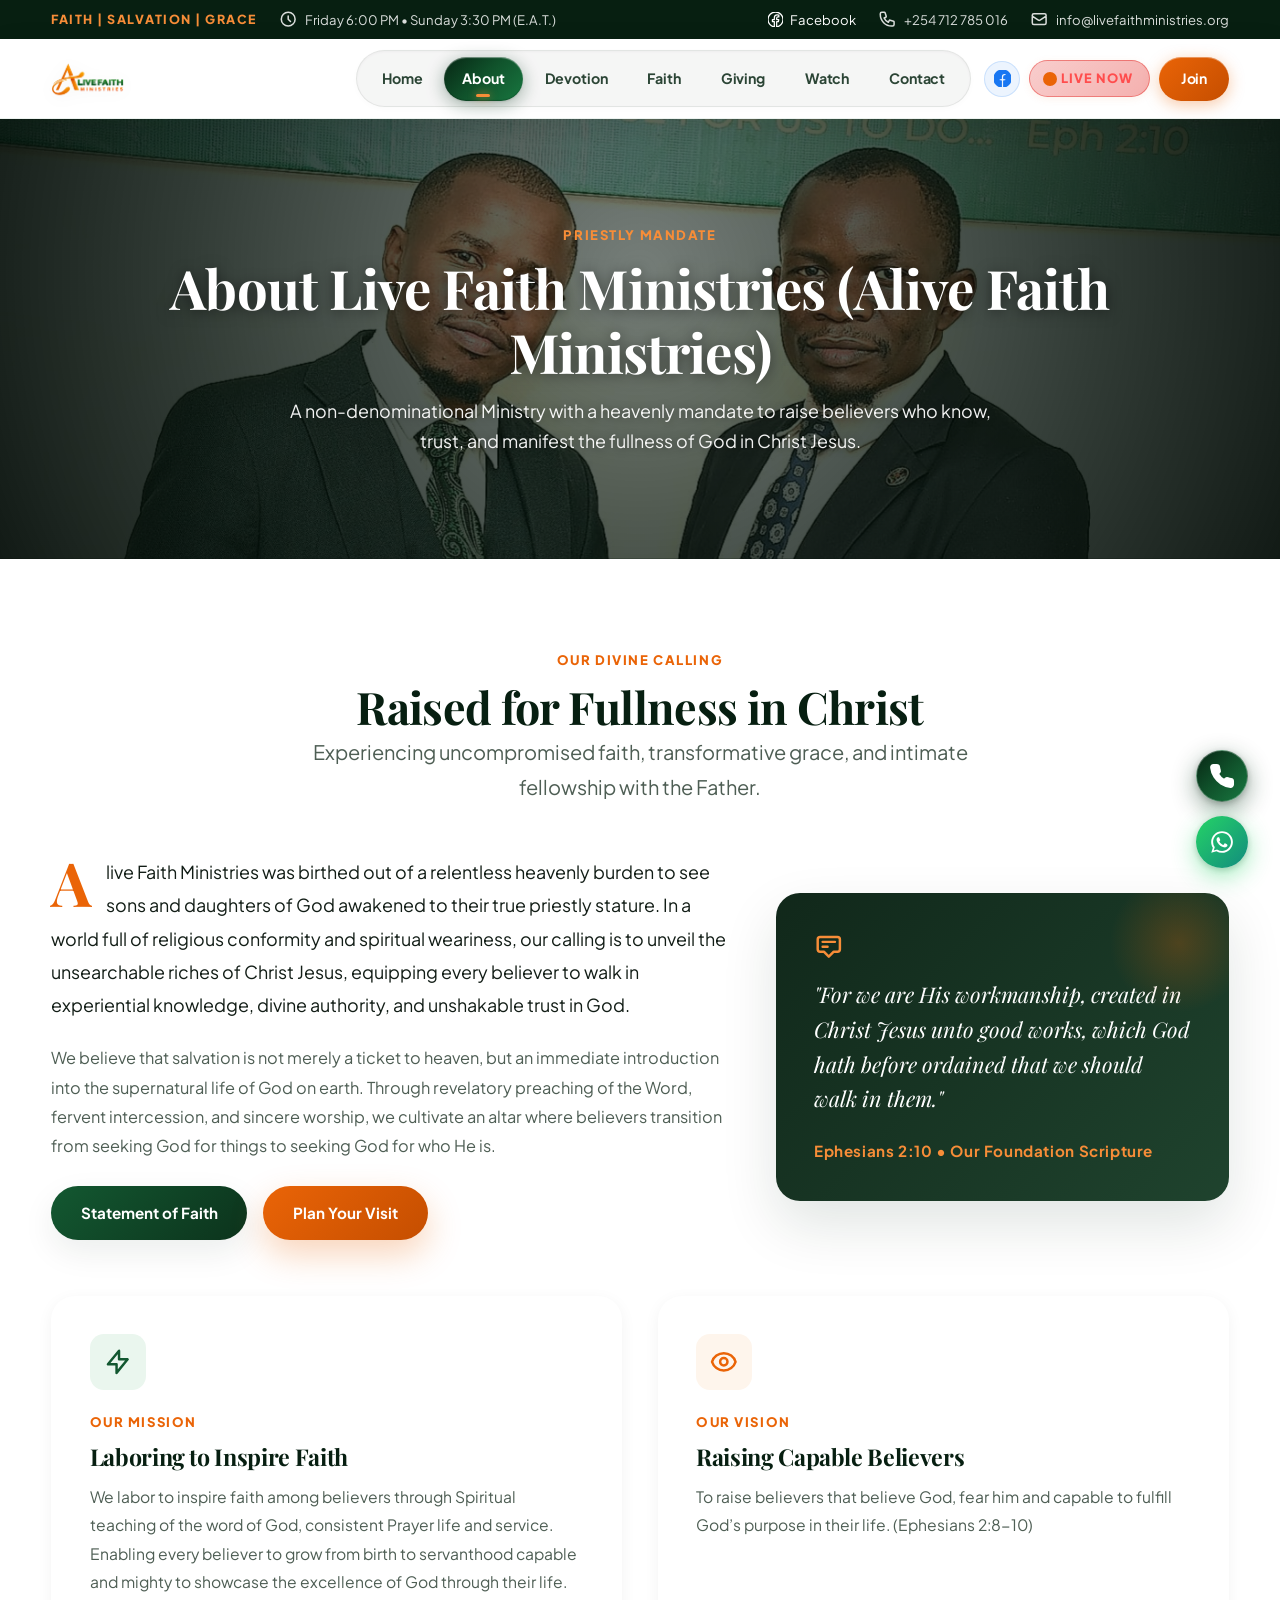
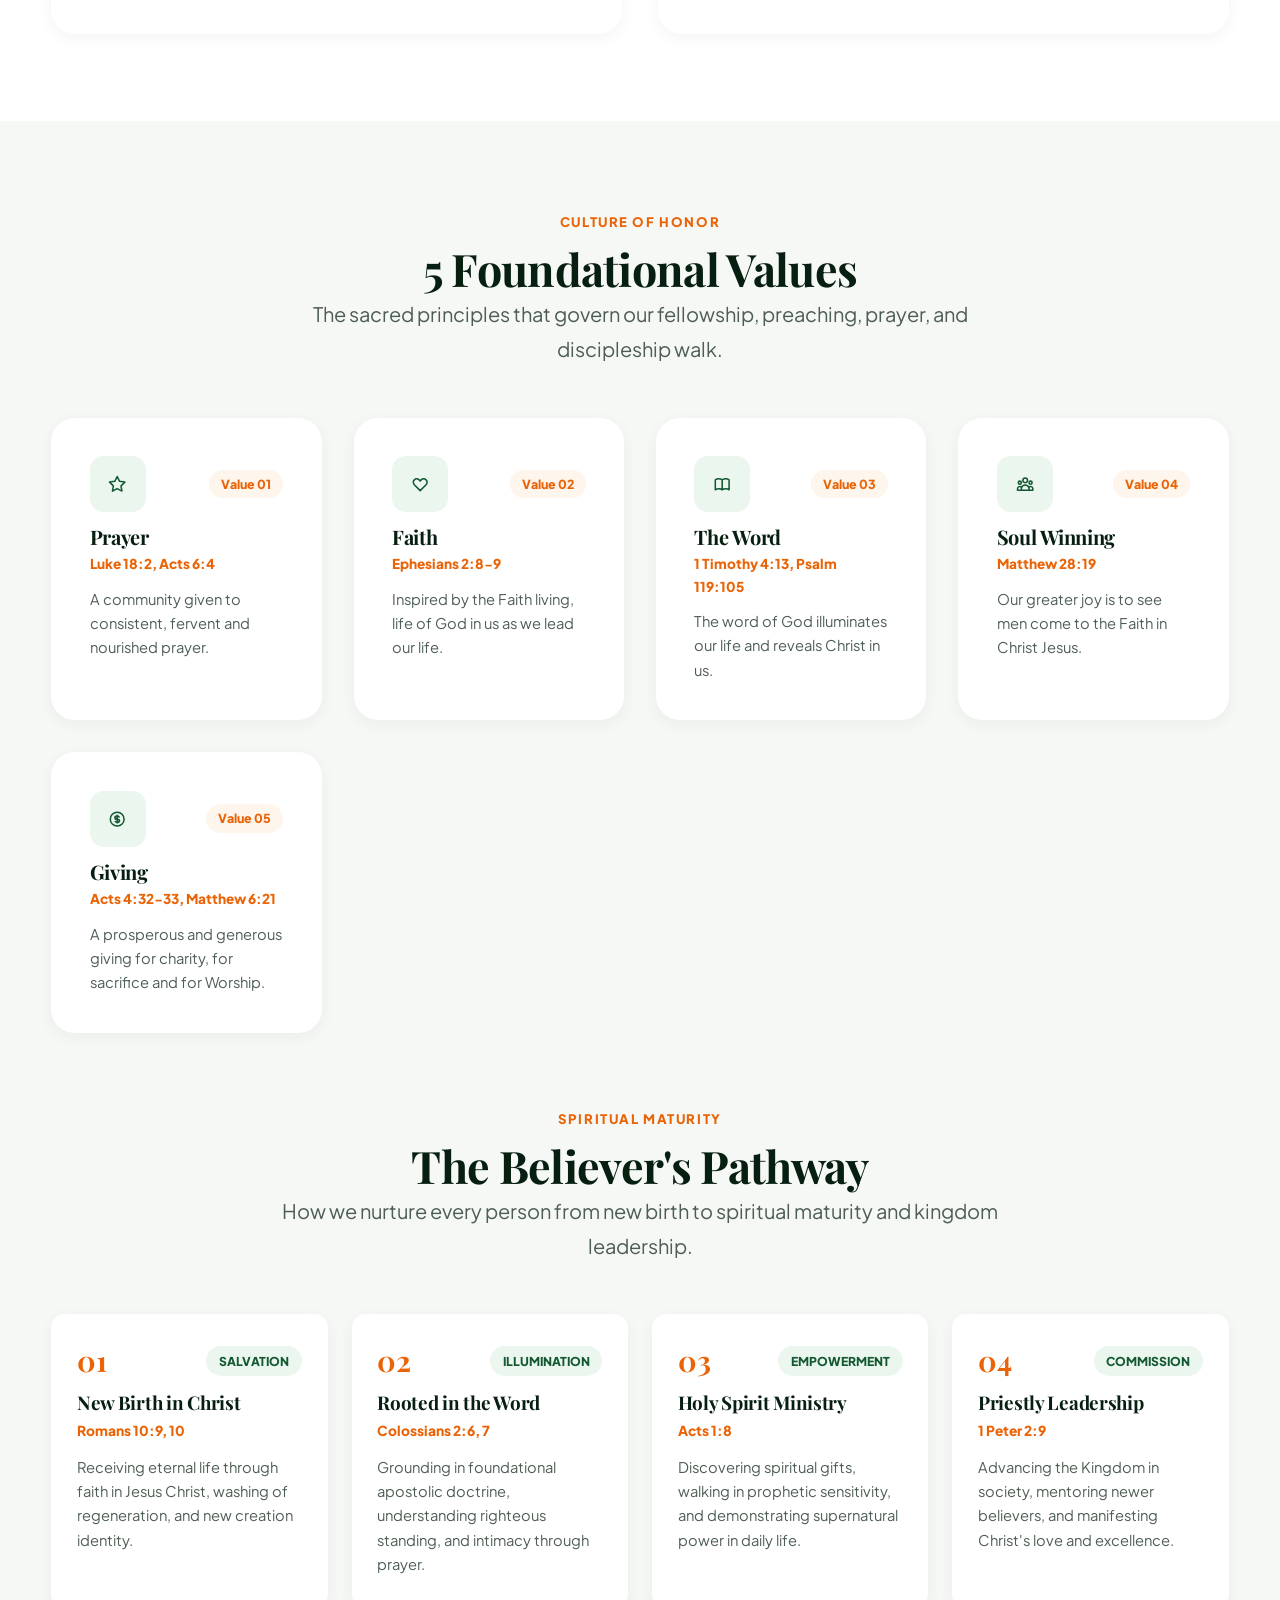
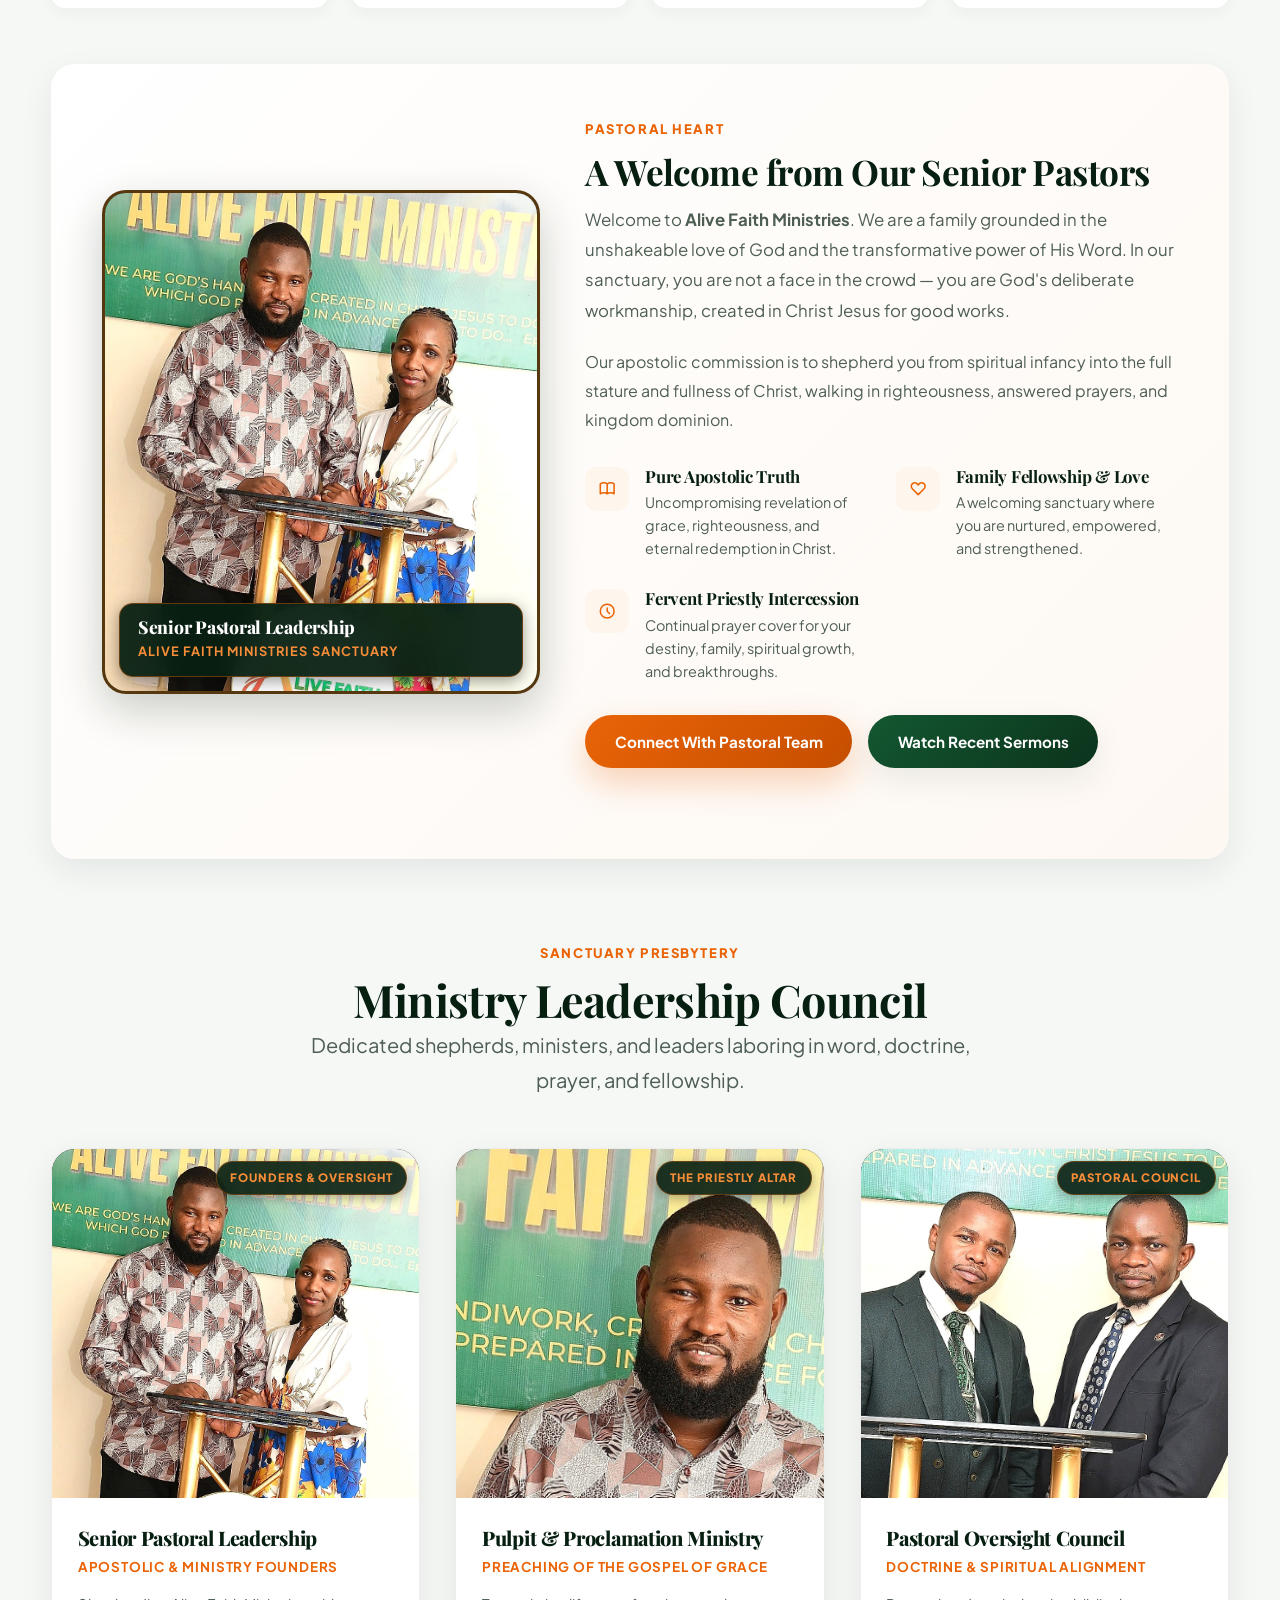
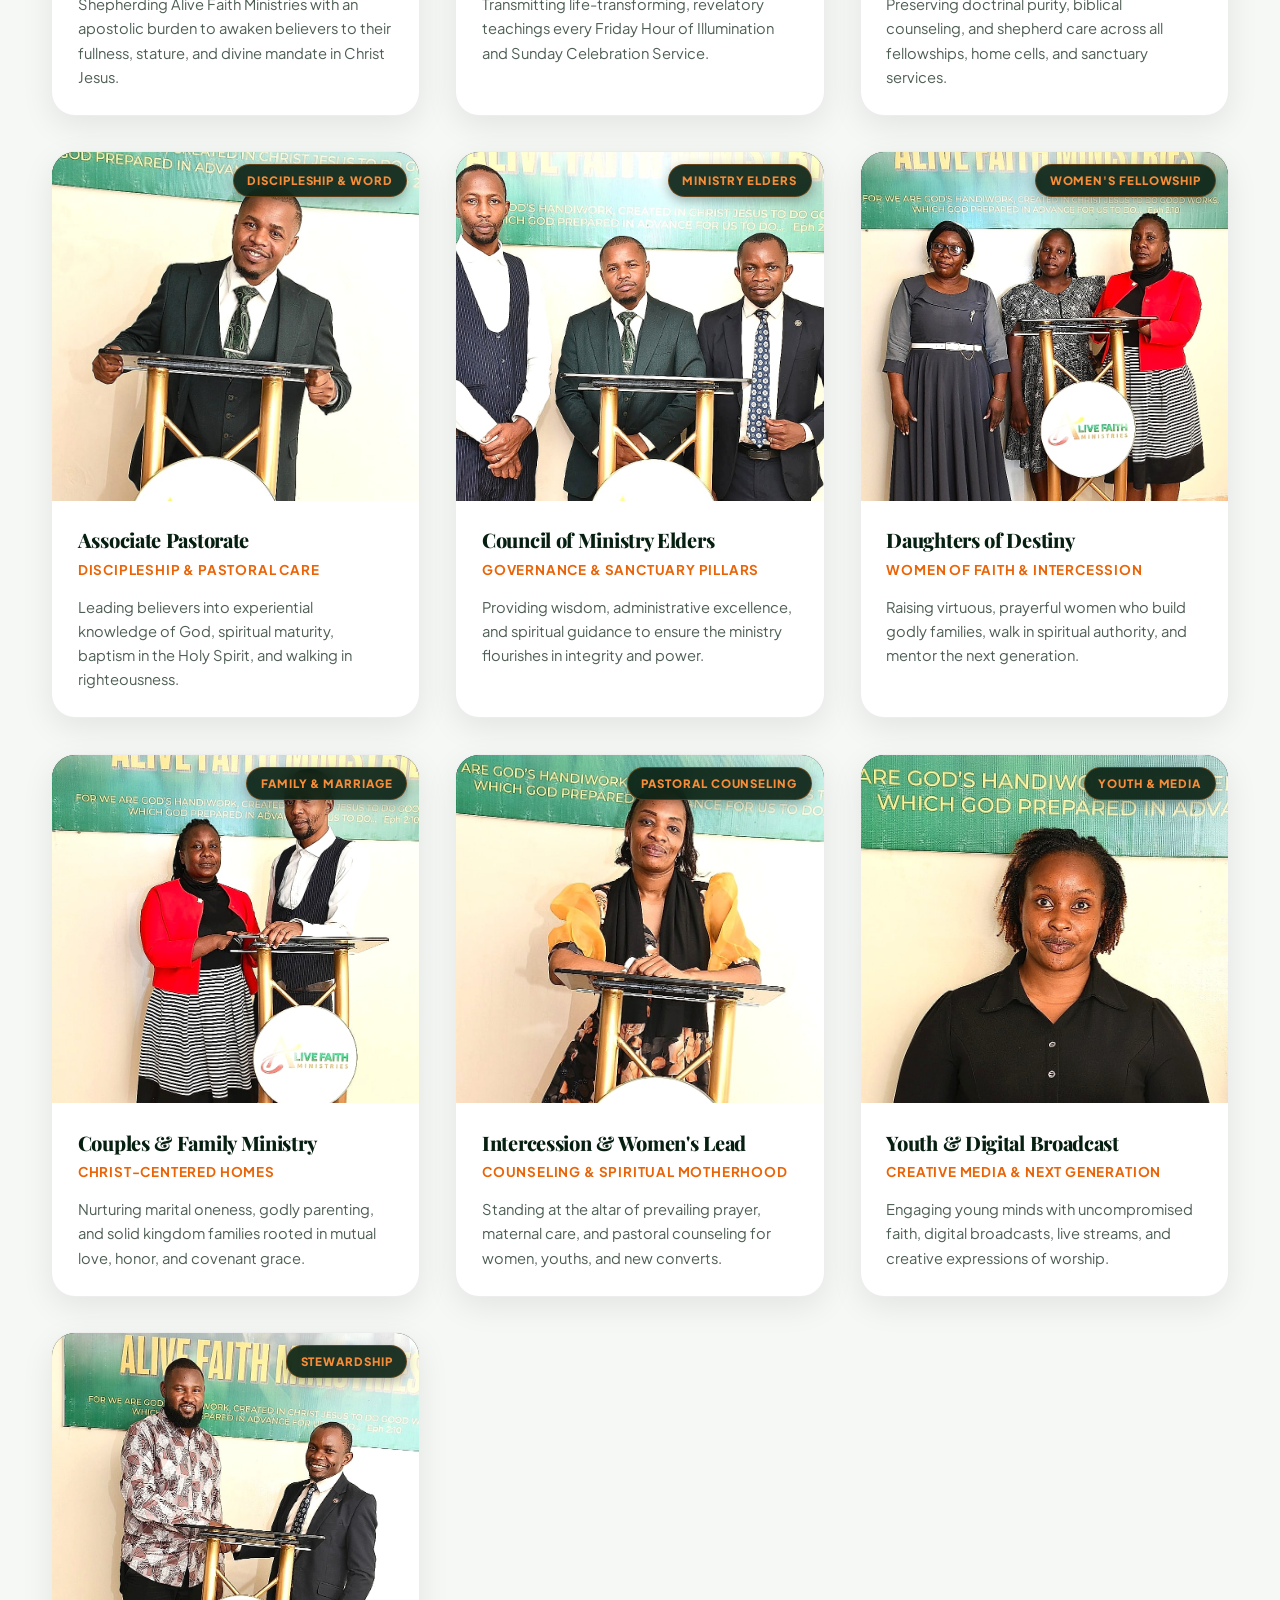
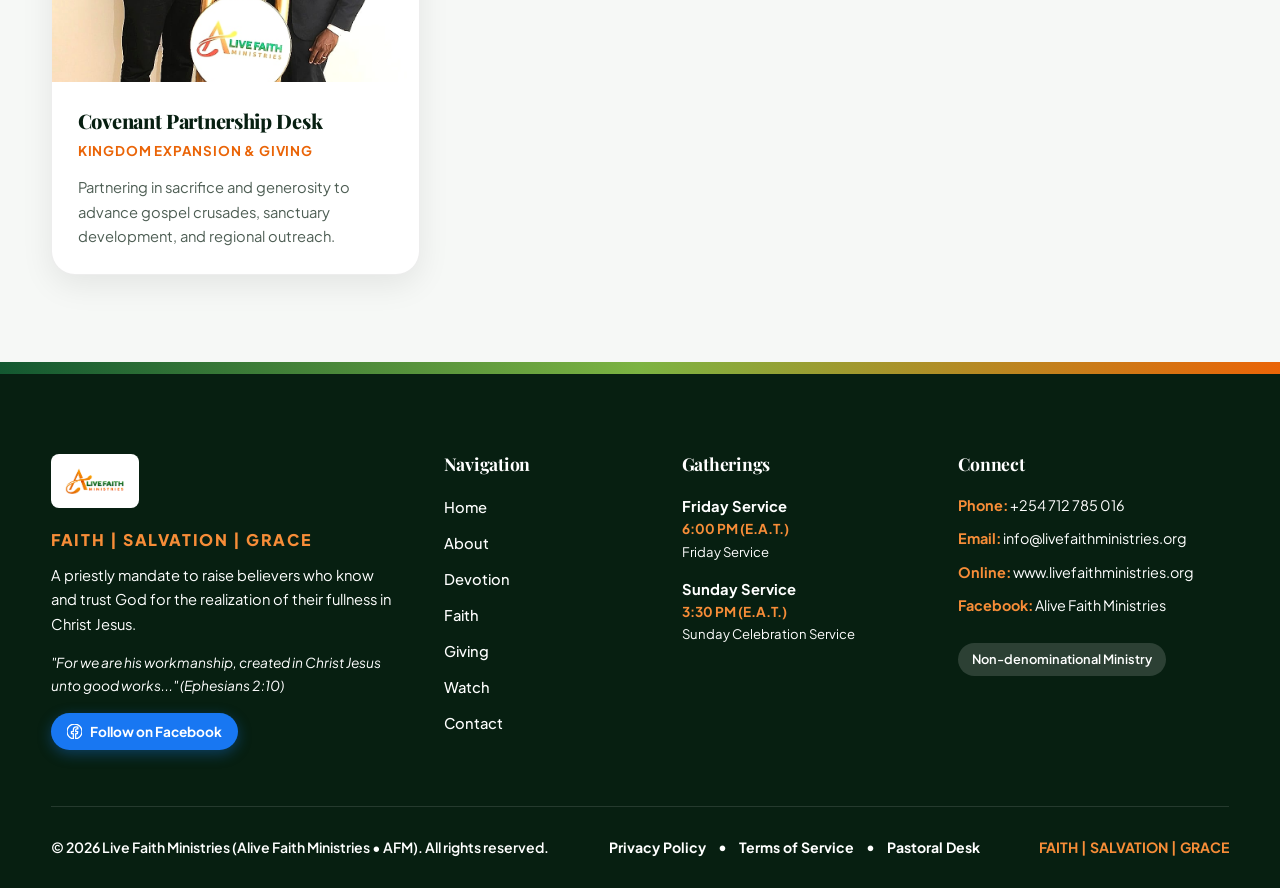
<file: about.html>
<!DOCTYPE html>
<html lang="en" dir="ltr" prefix="og: https://ogp.me/ns#">
<head>
  <meta charset="UTF-8">
  <meta http-equiv="X-UA-Compatible" content="IE=edge">
  <meta name="viewport" content="width=device-width, initial-scale=1.0, viewport-fit=cover">
  <meta name="format-detection" content="telephone=no">
  <title>About Live Faith Ministries | Alive Faith Church Nairobi</title>
  <meta name="description" content="Discover the priestly mandate, vision, 5 foundational values, believer's pathway, and pastoral leadership of Live Faith Ministries in Nairobi, Kenya.">
  <meta name="keywords" content="About Live Faith Ministries, Alive Faith Ministries Nairobi, Priestly Mandate, Pastoral Leadership Council, Non-denominational Church Kenya">
  <meta name="author" content="Live Faith Ministries">
  <meta name="robots" content="index, follow, max-image-preview:large, max-snippet:-1, max-video-preview:-1">
  <link rel="canonical" href="https://www.livefaithministries.org/about">

  <!-- Search Engine Verification (Google & Bing) -->
  <meta name="google-site-verification" content="googlee439da0fb1beeddb">
  <meta name="google-site-verification" content="e439da0fb1beeddb">
  <meta name="msvalidate.01" content="918D94204B716ABA93451065E721A619">

  <!-- Open Graph / Facebook / WhatsApp Meta Tags -->
  <meta property="og:type" content="website">
  <meta property="og:url" content="https://www.livefaithministries.org/about">
  <meta property="og:site_name" content="Live Faith Ministries (Alive Faith Ministries)">
  <meta property="og:title" content="About Live Faith Ministries | Alive Faith Church Nairobi">
  <meta property="og:description" content="Discover the priestly mandate, vision, 5 foundational values, believer's pathway, and pastoral leadership of Live Faith Ministries in Nairobi, Kenya.">
  <meta property="og:image" content="https://www.livefaithministries.org/assets/images/worship-hero.jpg">
  <meta property="og:image:secure_url" content="https://www.livefaithministries.org/assets/images/worship-hero.jpg">
  <meta property="og:image:type" content="image/jpeg">
  <meta property="og:image:width" content="1600">
  <meta property="og:image:height" content="1064">
  <meta property="og:image:alt" content="Live Faith Ministries - Church Worship and Word Gathering Nairobi">
  <meta property="og:locale" content="en_US">
  <meta property="og:locale:alternate" content="en_GB">

  <!-- Local SEO & Geographic Meta Tags (Nairobi, Kenya) -->
  <meta name="geo.region" content="KE-30">
  <meta name="geo.placename" content="Nairobi, Kenya">
  <meta name="geo.position" content="-1.319247;36.892543">
  <meta name="ICBM" content="-1.319247, 36.892543">

  <!-- Twitter / X Meta Tags -->
  <meta name="twitter:card" content="summary_large_image">
  <meta name="twitter:url" content="https://www.livefaithministries.org/about">
  <meta name="twitter:title" content="About Live Faith Ministries | Alive Faith Church Nairobi">
  <meta name="twitter:description" content="Discover the priestly mandate, vision, 5 foundational values, believer's pathway, and pastoral leadership of Live Faith Ministries in Nairobi, Kenya.">
  <meta name="twitter:image" content="https://www.livefaithministries.org/assets/images/worship-hero.jpg">

  <!-- Mobile Theme & PWA Manifest -->
  <meta name="theme-color" content="#071f11">
  <meta name="apple-mobile-web-app-capable" content="yes">
  <meta name="apple-mobile-web-app-status-bar-style" content="black-translucent">
  <meta name="apple-mobile-web-app-title" content="Live Faith">
  <link rel="manifest" href="site.webmanifest">

  <!-- Favicon and Brand Touch Icons -->
  <link rel="icon" type="image/x-icon" href="assets/images/favicon.ico">
  <link rel="icon" type="image/png" sizes="32x32" href="assets/images/favicon-32x32.png">
  <link rel="icon" type="image/png" sizes="16x16" href="assets/images/favicon-16x16.png">
  <link rel="icon" type="image/png" sizes="48x48" href="assets/images/favicon-48x48.png">
  <link rel="apple-touch-icon" sizes="180x180" href="assets/images/apple-touch-icon.png">
  <link rel="shortcut icon" href="favicon.ico">

  <!-- Fonts: Playfair Display & Plus Jakarta Sans -->
  <link rel="preconnect" href="https://fonts.googleapis.com">
  <link rel="preconnect" href="https://fonts.gstatic.com" crossorigin>
  <link href="https://fonts.googleapis.com/css2?family=Playfair+Display:ital,wght@0,500;0,600;0,700;0,800;1,400;1,600&family=Plus+Jakarta+Sans:wght@300;400;500;600;700;800&display=swap" rel="stylesheet">

  <!-- Main Stylesheet -->
  <link rel="stylesheet" href="assets/css/style.css?v=7.1">

  <!-- Structured Data (JSON-LD) -->
  <script type="application/ld+json">
  {
    "@context": "https://schema.org",
    "@graph": [
      {
        "@type": "Church",
        "@id": "https://www.livefaithministries.org/#church",
        "name": "Live Faith Ministries",
        "alternateName": [
          "Alive Faith Ministries",
          "AFM"
        ],
        "url": "https://www.livefaithministries.org/"
      },
      {
        "@type": "AboutPage",
        "@id": "https://www.livefaithministries.org/about#webpage",
        "url": "https://www.livefaithministries.org/about",
        "name": "About Live Faith Ministries | Alive Faith Church Nairobi",
        "description": "Discover the priestly mandate, vision, 5 foundational values, believer's pathway, and pastoral leadership of Live Faith Ministries in Nairobi, Kenya.",
        "isPartOf": {
          "@id": "https://www.livefaithministries.org/#website"
        },
        "about": {
          "@id": "https://www.livefaithministries.org/#church"
        }
      },
      {
        "@type": "BreadcrumbList",
        "itemListElement": [
          {
            "@type": "ListItem",
            "position": 1,
            "name": "Home",
            "item": "https://www.livefaithministries.org/"
          },
          {
            "@type": "ListItem",
            "position": 2,
            "name": "About",
            "item": "https://www.livefaithministries.org/about"
          }
        ]
      }
    ]
  }
  </script>
</head>
<body>

<!-- Accessible Skip to Content Link -->
  <a href="#main-content" class="skip-link">Skip to main content</a>

  <!-- Top Announcement Bar (Desktop & Wide Displays) -->
  <div class="topbar">
    <div class="container topbar-content">
      <div class="topbar-info">
        <span class="topbar-tag">
          FAITH | SALVATION | GRACE        </span>
        <span class="topbar-item hide-mobile">
          <svg class="icon" viewBox="0 0 24 24"><path d="M12 8v4l3 3m6-3a9 9 0 11-18 0 9 9 0 0118 0z"></path></svg>
          Friday 6:00 PM &bull; Sunday 3:30 PM (E.A.T.)
        </span>
      </div>
      <div class="topbar-info right-aligned">
        <a href="https://www.facebook.com/profile.php?id=61595832568680" target="_blank" rel="noopener noreferrer" class="topbar-item" style="color: #ffffff; display: inline-flex; align-items: center; gap: 0.4rem;" aria-label="Alive Faith Ministries on Facebook" title="Follow AFM on Facebook">
          <svg class="icon" viewBox="0 0 24 24" fill="#1877F2" style="width: 15px; height: 15px;"><path d="M24 12.073c0-6.627-5.373-12-12-12s-12 5.373-12 12c0 5.99 4.388 10.954 10.125 11.854v-8.385H7.078v-3.47h3.047V9.43c0-3.007 1.792-4.669 4.533-4.669 1.312 0 2.686.235 2.686.235v2.953H15.83c-1.491 0-1.956.925-1.956 1.874v2.25h3.328l-.532 3.47h-2.796v8.385C19.612 23.027 24 18.062 24 12.073z"/></svg>
          Facebook
        </a>
        <span class="topbar-item">
          <svg class="icon" viewBox="0 0 24 24"><path d="M3 5a2 2 0 012-2h3.28a1 1 0 01.948.684l1.498 4.493a1 1 0 01-.502 1.21l-2.257 1.13a11.042 11.042 0 005.516 5.516l1.13-2.257a1 1 0 011.21-.502l4.493 1.498a1 1 0 01.684.949V19a2 2 0 01-2 2h-1C9.716 21 3 14.284 3 6V5z"></path></svg>
          <a href="tel:+254712785016">+254 712 785 016</a>
        </span>
        <span class="topbar-item hide-mobile">
          <svg class="icon" viewBox="0 0 24 24"><path d="M3 8l7.89 5.26a2 2 0 002.22 0L21 8M5 19h14a2 2 0 002-2V7a2 2 0 00-2-2H5a2 2 0 00-2 2v10a2 2 0 002 2z"></path></svg>
          <a href="mailto:info@livefaithministries.org">info@livefaithministries.org</a>
        </span>
      </div>
    </div>
  </div>

  <!-- Primary Floating Island Header -->
  <header class="navbar">
    <div class="container navbar-container">
      <a href="/" class="brand-logo" aria-label="Alive Faith Ministries">
        <img src="assets/images/logo.png" alt="Alive Faith Ministries" width="595" height="420" decoding="async">
      </a>

      <!-- Right-Aligned Navigation Container -->
      <div class="nav-wrapper">
        <!-- Desktop Single-Word Tabs (Aligned Right, Zero Strokes) -->
        <ul class="desktop-nav-links">
          <li>
            <a href="/" class="nav-tab">
              Home
            </a>
          </li>
          <li>
            <a href="/about" class="nav-tab active" aria-current="page">
              About
            </a>
          </li>
          <li>
            <a href="/devotions" class="nav-tab">
              Devotion
            </a>
          </li>
          <li>
            <a href="/faith" class="nav-tab">
              Faith
            </a>
          </li>
          <li>
            <a href="/giving" class="nav-tab">
              Giving
            </a>
          </li>
          <li>
            <a href="/watch" class="nav-tab">
              Watch
            </a>
          </li>
          <li>
            <a href="/contact" class="nav-tab">
              Contact
            </a>
          </li>
        </ul>

        <!-- Right Action Items -->
        <div class="nav-actions">
          <a href="https://www.facebook.com/profile.php?id=61595832568680" target="_blank" rel="noopener noreferrer" class="nav-facebook-btn" aria-label="Visit AFM on Facebook" title="Follow us on Facebook">
            <svg class="icon" viewBox="0 0 24 24"><path d="M24 12.073c0-6.627-5.373-12-12-12s-12 5.373-12 12c0 5.99 4.388 10.954 10.125 11.854v-8.385H7.078v-3.47h3.047V9.43c0-3.007 1.792-4.669 4.533-4.669 1.312 0 2.686.235 2.686.235v2.953H15.83c-1.491 0-1.956.925-1.956 1.874v2.25h3.328l-.532 3.47h-2.796v8.385C19.612 23.027 24 18.062 24 12.073z"/></svg>
          </a>
          <!-- Dynamic Live Stream Beacon (Activated Exclusively When Gathering is Live) -->
          <a href="/watch" class="nav-live-pill" id="nav-live-pill" style="display: none;">
            <span class="live-pulse-dot"></span>
            <span>Live Now</span>
          </a>
          <a href="/contact" class="btn btn-primary nav-cta-btn hide-on-mobile">
            Join
          </a>
        </div>

        <!-- Mobile Right Hamburger Toggle (Accessible, Kinetic & Clean) -->
        <button class="mobile-toggle" id="mobile-toggle-btn" aria-label="Open Navigation Menu" aria-expanded="false">
          <span class="hamburger-bar bar-1"></span>
          <span class="hamburger-bar bar-2"></span>
          <span class="hamburger-bar bar-3"></span>
        </button>
      </div>
    </div>
  </header>

  <!-- Mobile Drawer Backdrop Overlay (Cleanly separated outside navbar) -->
  <div class="drawer-backdrop" id="drawer-backdrop"></div>

  <!-- Dedicated Luxury Mobile Slide Drawer (Right-Side, Zero Stacking Conflicts) -->
  <aside class="mobile-drawer" id="mobile-drawer" aria-label="Mobile Navigation Menu">
    <div class="mobile-drawer-inner">
      
      <!-- Drawer Header with Logo & Touch-Friendly Close Button -->
      <div class="mobile-drawer-header">
        <div class="drawer-brand">
          <img src="assets/images/logo.png" alt="Alive Faith Ministries" width="595" height="420" decoding="async">
          <div class="drawer-brand-text">
            <strong>AFM</strong>
            <span class="drawer-priestly-badge">Priestly Mandate</span>
          </div>
        </div>
        <button class="mobile-drawer-close" id="mobile-drawer-close" aria-label="Close navigation menu">
          <svg class="icon" viewBox="0 0 24 24"><path d="M6 18L18 6M6 6l12 12"></path></svg>
        </button>
      </div>

      <!-- Single-Word Mobile Menu Items with Icons & Subtitles -->
      <ul class="mobile-drawer-nav">
        <li>
          <a href="/" class="mobile-nav-item">
            <div class="mobile-item-icon">
              <svg class="icon" viewBox="0 0 24 24"><path d="M3 12l2-2m0 0l7-7 7 7M5 10v10a1 1 0 001 1h3m10-11l2 2m-2-2v10a1 1 0 01-1 1h-3m-6 0a1 1 0 001-1v-4a1 1 0 011-1h2a1 1 0 011 1v4a1 1 0 001 1m-6 0h6"></path></svg>
            </div>
            <div class="mobile-item-text">
              <span class="mobile-item-title">Home</span>
              <span class="mobile-item-sub">Experience Faith, Grace &amp; Intimacy</span>
            </div>
            <span class="mobile-item-arrow">&rarr;</span>
          </a>
        </li>
        <li>
          <a href="/about" class="mobile-nav-item active" aria-current="page">
            <div class="mobile-item-icon">
              <svg class="icon" viewBox="0 0 24 24"><path d="M13 16h-1v-4h-1m1-4h.01M21 12a9 9 0 11-18 0 9 9 0 0118 0z"></path></svg>
            </div>
            <div class="mobile-item-text">
              <span class="mobile-item-title">About</span>
              <span class="mobile-item-sub">Our Mandate, Vision &amp; 5 Values</span>
            </div>
            <span class="mobile-item-arrow">&rarr;</span>
          </a>
        </li>
        <li>
          <a href="/devotions" class="mobile-nav-item">
            <div class="mobile-item-icon" style="background: rgba(234, 100, 7, 0.12); color: var(--gold-start);">
              <svg class="icon" viewBox="0 0 24 24"><path d="M12 6.253v13m0-13C10.832 5.477 9.246 5 7.5 5S4.168 5.477 3 6.253v13C4.168 18.477 5.754 18 7.5 18s3.332.477 4.5 1.253m0-13C13.168 5.477 14.754 5 16.5 5c1.747 0 3.332.477 4.5 1.253v13C19.832 18.477 18.247 18 16.5 18c-1.746 0-3.332.477-4.5 1.253"></path></svg>
            </div>
            <div class="mobile-item-text">
              <span class="mobile-item-title">Devotion</span>
              <span class="mobile-item-sub">Daily Priestly Word &amp; Declaration</span>
            </div>
            <span class="mobile-item-arrow">&rarr;</span>
          </a>
        </li>
        <li>
          <a href="/faith" class="mobile-nav-item">
            <div class="mobile-item-icon">
              <svg class="icon" viewBox="0 0 24 24"><path d="M12 6.253v13m0-13C10.832 5.477 9.246 5 7.5 5S4.168 5.477 3 6.253v13C4.168 18.477 5.754 18 7.5 18s3.332.477 4.5 1.253m0-13C13.168 5.477 14.754 5 16.5 5c1.747 0 3.332.477 4.5 1.253v13C19.832 18.477 18.247 18 16.5 18c-1.746 0-3.332.477-4.5 1.253"></path></svg>
            </div>
            <div class="mobile-item-text">
              <span class="mobile-item-title">Faith</span>
              <span class="mobile-item-sub">10 Foundational Articles of Truth</span>
            </div>
            <span class="mobile-item-arrow">&rarr;</span>
          </a>
        </li>
        <li>
          <a href="/giving" class="mobile-nav-item">
            <div class="mobile-item-icon amber">
              <svg class="icon" viewBox="0 0 24 24"><path d="M17 20h5v-2a3 3 0 00-5.356-1.857M17 20H7m10 0v-2c0-.656-.126-1.283-.356-1.857M7 20H2v-2a3 3 0 015.356-1.857M7 20v-2c0-.656.126-1.283.356-1.857m0 0a5.002 5.002 0 019.288 0M15 7a3 3 0 11-6 0 3 3 0 016 0zm6 3a2 2 0 11-4 0 2 2 0 014 0zM7 10a2 2 0 11-4 0 2 2 0 014 0z"></path></svg>
            </div>
            <div class="mobile-item-text">
              <span class="mobile-item-title">Giving</span>
              <span class="mobile-item-sub">M-Pesa Stewardship &amp; Partnership</span>
            </div>
            <span class="mobile-item-arrow">&rarr;</span>
          </a>
        </li>
        <li>
          <a href="/watch" class="mobile-nav-item">
            <div class="mobile-item-icon amber">
              <svg class="icon" viewBox="0 0 24 24"><path d="M14.752 11.168l-3.197-2.132A1 1 0 0010 9.87v4.263a1 1 0 001.555.832l3.197-2.132a1 1 0 000-1.664z"></path><path d="M21 12a9 9 0 11-18 0 9 9 0 0118 0z"></path></svg>
            </div>
            <div class="mobile-item-text">
              <span class="mobile-item-title">Watch</span>
              <span class="mobile-item-sub">Live Broadcast &amp; Archive Stream</span>
            </div>
            <span class="mobile-item-arrow">&rarr;</span>
          </a>
        </li>
        <li>
          <a href="/contact" class="mobile-nav-item">
            <div class="mobile-item-icon">
              <svg class="icon" viewBox="0 0 24 24"><path d="M3 8l7.89 5.26a2 2 0 002.22 0L21 8M5 19h14a2 2 0 002-2V7a2 2 0 00-2-2H5a2 2 0 00-2 2v10a2 2 0 002 2z"></path></svg>
            </div>
            <div class="mobile-item-text">
              <span class="mobile-item-title">Contact</span>
              <span class="mobile-item-sub">Prayer Requests &amp; Plan a Visit</span>
            </div>
            <span class="mobile-item-arrow">&rarr;</span>
          </a>
        </li>
      </ul>

      <!-- Drawer Action Buttons -->
      <div class="mobile-drawer-actions">
        <a href="/watch" class="btn btn-primary" id="drawer-watch-live-btn" style="width: 100%;">
          <span class="live-pulse-dot" id="drawer-live-pulse-dot" style="background-color: #ffffff; display: none;"></span>
          <span id="drawer-watch-label">Watch Services</span>
        </a>
        <a href="/contact" class="btn btn-secondary" style="width: 100%;">
          Plan a Visit
        </a>
      </div>

      <!-- Quick Contact Info in Drawer -->
      <div class="mobile-drawer-contact">
        <div class="drawer-contact-item">
          <svg class="icon" viewBox="0 0 24 24"><path d="M3 5a2 2 0 012-2h3.28a1 1 0 01.948.684l1.498 4.493a1 1 0 01-.502 1.21l-2.257 1.13a11.042 11.042 0 005.516 5.516l1.13-2.257a1 1 0 011.21-.502l4.493 1.498a1 1 0 01.684.949V19a2 2 0 01-2 2h-1C9.716 21 3 14.284 3 6V5z"></path></svg>
          <a href="tel:+254712785016">Call: +254 712 785 016</a>
        </div>
        <div class="drawer-contact-item">
          <svg class="icon" viewBox="0 0 24 24" fill="#25D366"><path d="M12.031 2C6.496 2 2 6.496 2 12.031c0 1.97.57 3.81 1.558 5.372L2.094 22l4.75-1.442A9.97 9.97 0 0012.03 22c5.535 0 10.031-4.496 10.031-10.031S17.566 2 12.031 2zm0 18.25a8.21 8.21 0 01-4.225-1.168l-.304-.18-3.13.951.956-3.045-.198-.316A8.19 8.19 0 013.78 12.03c0-4.55 3.7-8.25 8.25-8.25 4.55 0 8.25 3.7 8.25 8.25 0 4.55-3.7 8.25-8.25 8.25zm4.516-6.19c-.248-.124-1.464-.722-1.691-.805-.227-.083-.393-.124-.558.124-.165.248-.64 1.054-.785 1.219-.145.165-.29.186-.538.062-.248-.124-1.047-.386-1.995-1.231-.738-.658-1.237-1.472-1.382-1.72-.145-.248-.015-.382.109-.505.111-.111.248-.29.372-.435.124-.145.165-.248.248-.413.083-.165.041-.31-.021-.435-.062-.124-.558-1.344-.765-1.841-.2-.484-.403-.418-.558-.426-.145-.008-.31-.01-.475-.01-.165 0-.434.062-.661.31-.227.248-.868.848-.868 2.068s.889 2.399 1.013 2.564c.124.165 1.748 2.669 4.234 3.743.592.256 1.054.409 1.414.523.595.189 1.136.162 1.564.098.477-.072 1.464-.599 1.671-1.178.207-.579.207-1.075.145-1.178-.062-.103-.227-.165-.475-.29z"/></svg>
          <a href="https://wa.me/254712785016?text=Hello%20Alive%20Faith%20Ministries,%20I%20would%20like%20to%20connect%20with%20you." target="_blank" rel="noopener noreferrer">WhatsApp Chat</a>
        </div>
        <div class="drawer-contact-item">
          <svg class="icon" viewBox="0 0 24 24"><path d="M3 8l7.89 5.26a2 2 0 002.22 0L21 8M5 19h14a2 2 0 002-2V7a2 2 0 00-2-2H5a2 2 0 00-2 2v10a2 2 0 002 2z"></path></svg>
          <a href="mailto:info@livefaithministries.org">info@livefaithministries.org</a>
        </div>
        <div class="drawer-contact-item">
          <svg class="icon" viewBox="0 0 24 24" fill="#1877F2"><path d="M24 12.073c0-6.627-5.373-12-12-12s-12 5.373-12 12c0 5.99 4.388 10.954 10.125 11.854v-8.385H7.078v-3.47h3.047V9.43c0-3.007 1.792-4.669 4.533-4.669 1.312 0 2.686.235 2.686.235v2.953H15.83c-1.491 0-1.956.925-1.956 1.874v2.25h3.328l-.532 3.47h-2.796v8.385C19.612 23.027 24 18.062 24 12.073z"/></svg>
          <a href="https://www.facebook.com/profile.php?id=61595832568680" target="_blank" rel="noopener noreferrer">Facebook Page</a>
        </div>
        <div class="drawer-times-badge">
          Friday 6:00 PM &bull; Sunday 3:30 PM (E.A.T.)
        </div>
      </div>

    </div>
  </aside>

  <!-- Mobile Floating Quick-Action Bar (Sticky Under Thumbs) -->
  <nav class="mobile-bottom-bar" aria-label="Mobile Quick Access">
    <a href="/" class="bottom-bar-item">
      <svg class="icon" viewBox="0 0 24 24"><path d="M3 12l2-2m0 0l7-7 7 7M5 10v10a1 1 0 001 1h3m10-11l2 2m-2-2v10a1 1 0 01-1 1h-3m-6 0a1 1 0 001-1v-4a1 1 0 011-1h2a1 1 0 011 1v4a1 1 0 001 1m-6 0h6"></path></svg>
      <span>Home</span>
    </a>
    <a href="/watch" class="bottom-bar-item">
      <span class="live-pulse-dot" id="bottom-bar-live-dot" style="position: absolute; top: 6px; right: 22%; display: none;"></span>
      <svg class="icon" viewBox="0 0 24 24"><path d="M14.752 11.168l-3.197-2.132A1 1 0 0010 9.87v4.263a1 1 0 001.555.832l3.197-2.132a1 1 0 000-1.664z"></path><path d="M21 12a9 9 0 11-18 0 9 9 0 0118 0z"></path></svg>
      <span>Watch</span>
    </a>
    <a href="/giving" class="bottom-bar-item">
      <svg class="icon" viewBox="0 0 24 24"><path d="M17 20h5v-2a3 3 0 00-5.356-1.857M17 20H7m10 0v-2c0-.656-.126-1.283-.356-1.857M7 20H2v-2a3 3 0 015.356-1.857M7 20v-2c0-.656.126-1.283.356-1.857m0 0a5.002 5.002 0 019.288 0M15 7a3 3 0 11-6 0 3 3 0 016 0zm6 3a2 2 0 11-4 0 2 2 0 014 0zM7 10a2 2 0 11-4 0 2 2 0 014 0z"></path></svg>
      <span>Give</span>
    </a>
    <a href="/contact" class="bottom-bar-item">
      <svg class="icon" viewBox="0 0 24 24"><path d="M12 2l3.09 6.26L22 9.27l-5 4.87 1.18 6.88L12 17.77l-6.18 3.25L7 14.14 2 9.27l6.91-1.01L12 2z"></path></svg>
      <span>Prayer</span>
    </a>
    <button type="button" class="bottom-bar-item" id="bottom-bar-menu-btn" aria-label="Open Full Menu">
      <svg class="icon" viewBox="0 0 24 24"><path d="M4 6h16M4 12h16M4 18h16"></path></svg>
      <span>Menu</span>
    </button>
  </nav>

<main id="main-content">
<section class="page-banner page-banner-about">
    <div class="banner-bg-drift" style="background-image: url('assets/images/real/pastoral-council.jpg');"></div>
    <div class="banner-vignette"></div>
    <div class="container banner-inner">
      <span class="section-tag" style="color: var(--amber-light);">Priestly Mandate</span>
      <h1>About Live Faith Ministries (Alive Faith Ministries)</h1>
      <p class="lead">
        A non-denominational Ministry with a heavenly mandate to raise believers who know, trust, and manifest the fullness of God in Christ Jesus.
      </p>
    </div>
  </section>

  <!-- Priestly Mandate Story & Vision Statement -->
  <section class="section section-white">
    <div class="container">
      <div class="section-header">
        <span class="section-tag">Our Divine Calling</span>
        <h2>Raised for Fullness in Christ</h2>
        <p class="lead">
          Experiencing uncompromised faith, transformative grace, and intimate fellowship with the Father.
        </p>
      </div>

      <div class="mandate-story-grid">
        <div>
          <p class="story-lead-text">
            <span class="story-dropcap">A</span>live Faith Ministries was birthed out of a relentless heavenly burden to see sons and daughters of God awakened to their true priestly stature. In a world full of religious conformity and spiritual weariness, our calling is to unveil the unsearchable riches of Christ Jesus, equipping every believer to walk in experiential knowledge, divine authority, and unshakable trust in God.
          </p>
          <p style="color: var(--text-muted); font-size: 1.02rem; line-height: 1.8; margin-bottom: 1.6rem;">
            We believe that salvation is not merely a ticket to heaven, but an immediate introduction into the supernatural life of God on earth. Through revelatory preaching of the Word, fervent intercession, and sincere worship, we cultivate an altar where believers transition from seeking God for things to seeking God for who He is.
          </p>
          <div style="display: flex; gap: 1rem; flex-wrap: wrap;">
            <a href="/faith" class="btn btn-secondary">Statement of Faith</a>
            <a href="/contact" class="btn btn-primary">Plan Your Visit</a>
          </div>
        </div>

        <div>
          <div class="story-quote-card">
            <svg class="icon icon-lg" viewBox="0 0 24 24" style="stroke: var(--amber-light); margin-bottom: 1rem;"><path d="M7 8h10M7 12h4m1 8l-4-4H5a2 2 0 01-2-2V6a2 2 0 012-2h14a2 2 0 012 2v8a2 2 0 01-2 2h-3l-4 4z"></path></svg>
            <div class="story-quote-text">
              "For we are His workmanship, created in Christ Jesus unto good works, which God hath before ordained that we should walk in them."
            </div>
            <div class="story-quote-cite">
              Ephesians 2:10 &bull; Our Foundation Scripture
            </div>
          </div>
        </div>
      </div>

      <!-- Twin Pillars: Mission & Vision -->
      <div class="twin-pillars-grid">
        <div class="pillar-card spotlight-card">
          <div class="pillar-icon">
            <svg class="icon icon-lg" viewBox="0 0 24 24"><path d="M13 10V3L4 14h7v7l9-11h-7z"></path></svg>
          </div>
          <span class="section-tag">Our Mission</span>
          <h3 style="margin-bottom: 0.8rem; font-size: 1.45rem;">Laboring to Inspire Faith</h3>
          <p style="line-height: 1.8; font-size: 0.98rem; color: var(--text-muted); margin: 0;">
            We labor to inspire faith among believers through Spiritual teaching of the word of God, consistent Prayer life and service. Enabling every believer to grow from birth to servanthood capable and mighty to showcase the excellence of God through their life.          </p>
        </div>

        <div class="pillar-card spotlight-card">
          <div class="pillar-icon amber">
            <svg class="icon icon-lg" viewBox="0 0 24 24"><path d="M15 12a3 3 0 11-6 0 3 3 0 016 0z"></path><path d="M2.458 12C3.732 7.943 7.523 5 12 5c4.478 0 8.268 2.943 9.542 7-1.274 4.057-5.064 7-9.542 7-4.477 0-8.268-2.943-9.542-7z"></path></svg>
          </div>
          <span class="section-tag">Our Vision</span>
          <h3 style="margin-bottom: 0.8rem; font-size: 1.45rem;">Raising Capable Believers</h3>
          <p style="line-height: 1.8; font-size: 0.98rem; color: var(--text-muted); margin: 0;">
            To raise believers that believe God, fear him and capable to fulfill God’s purpose in their life. (Ephesians 2:8-10)          </p>
        </div>
      </div>

    </div>
  </section>

  <!-- Core Ministry Values -->
  <section class="section section-alt">
    <div class="container">
      <div class="section-header">
        <span class="section-tag">Culture of Honor</span>
        <h2>5 Foundational Values</h2>
        <p class="lead">The sacred principles that govern our fellowship, preaching, prayer, and discipleship walk.</p>
      </div>

      <div class="quick-access-grid ministry-values-grid">
                  <div class="pillar-card spotlight-card">
            <div style="display: flex; justify-content: space-between; align-items: center; margin-bottom: 0.8rem;">
              <div class="pillar-icon" style="margin-bottom: 0;">
                                  <svg class="icon" viewBox="0 0 24 24"><path d="M12 2l3.09 6.26L22 9.27l-5 4.87 1.18 6.88L12 17.77l-6.18 3.25L7 14.14 2 9.27l6.91-1.01L12 2z"></path></svg>
                              </div>
              <span class="btn-soft" style="padding: 0.25rem 0.75rem; font-size: 0.78rem; font-weight: 800; border-radius: var(--radius-full);">Value 01</span>
            </div>

            <h3 style="font-size: 1.25rem; margin-bottom: 0.3rem;">Prayer</h3>
            <div style="font-size: 0.85rem; font-weight: 800; color: var(--amber-primary); margin-bottom: 0.7rem;">
              Luke 18:2, Acts 6:4            </div>
            <p style="font-size: 0.92rem; color: var(--text-muted); line-height: 1.65; margin: 0;">
              A community given to consistent, fervent and nourished prayer.            </p>
          </div>
                  <div class="pillar-card spotlight-card">
            <div style="display: flex; justify-content: space-between; align-items: center; margin-bottom: 0.8rem;">
              <div class="pillar-icon" style="margin-bottom: 0;">
                                  <svg class="icon" viewBox="0 0 24 24"><path d="M4.318 6.318a4.5 4.5 0 000 6.364L12 20.364l7.682-7.682a4.5 4.5 0 00-6.364-6.364L12 7.636l-1.318-1.318a4.5 4.5 0 00-6.364 0z"></path></svg>
                              </div>
              <span class="btn-soft" style="padding: 0.25rem 0.75rem; font-size: 0.78rem; font-weight: 800; border-radius: var(--radius-full);">Value 02</span>
            </div>

            <h3 style="font-size: 1.25rem; margin-bottom: 0.3rem;">Faith</h3>
            <div style="font-size: 0.85rem; font-weight: 800; color: var(--amber-primary); margin-bottom: 0.7rem;">
              Ephesians 2:8-9            </div>
            <p style="font-size: 0.92rem; color: var(--text-muted); line-height: 1.65; margin: 0;">
              Inspired by the Faith living, life of God in us as we lead our life.            </p>
          </div>
                  <div class="pillar-card spotlight-card">
            <div style="display: flex; justify-content: space-between; align-items: center; margin-bottom: 0.8rem;">
              <div class="pillar-icon" style="margin-bottom: 0;">
                                  <svg class="icon" viewBox="0 0 24 24"><path d="M12 6.253v13m0-13C10.832 5.477 9.246 5 7.5 5S4.168 5.477 3 6.253v13C4.168 18.477 5.754 18 7.5 18s3.332.477 4.5 1.253m0-13C13.168 5.477 14.754 5 16.5 5c1.747 0 3.332.477 4.5 1.253v13C19.832 18.477 18.247 18 16.5 18c-1.746 0-3.332.477-4.5 1.253"></path></svg>
                              </div>
              <span class="btn-soft" style="padding: 0.25rem 0.75rem; font-size: 0.78rem; font-weight: 800; border-radius: var(--radius-full);">Value 03</span>
            </div>

            <h3 style="font-size: 1.25rem; margin-bottom: 0.3rem;">The Word</h3>
            <div style="font-size: 0.85rem; font-weight: 800; color: var(--amber-primary); margin-bottom: 0.7rem;">
              1 Timothy 4:13, Psalm 119:105            </div>
            <p style="font-size: 0.92rem; color: var(--text-muted); line-height: 1.65; margin: 0;">
              The word of God illuminates our life and reveals Christ in us.            </p>
          </div>
                  <div class="pillar-card spotlight-card">
            <div style="display: flex; justify-content: space-between; align-items: center; margin-bottom: 0.8rem;">
              <div class="pillar-icon" style="margin-bottom: 0;">
                                  <svg class="icon" viewBox="0 0 24 24"><path d="M17 20h5v-2a3 3 0 00-5.356-1.857M17 20H7m10 0v-2c0-.656-.126-1.283-.356-1.857M7 20H2v-2a3 3 0 015.356-1.857M7 20v-2c0-.656.126-1.283.356-1.857m0 0a5.002 5.002 0 019.288 0M15 7a3 3 0 11-6 0 3 3 0 016 0zm6 3a2 2 0 11-4 0 2 2 0 014 0zM7 10a2 2 0 11-4 0 2 2 0 014 0z"></path></svg>
                              </div>
              <span class="btn-soft" style="padding: 0.25rem 0.75rem; font-size: 0.78rem; font-weight: 800; border-radius: var(--radius-full);">Value 04</span>
            </div>

            <h3 style="font-size: 1.25rem; margin-bottom: 0.3rem;">Soul Winning</h3>
            <div style="font-size: 0.85rem; font-weight: 800; color: var(--amber-primary); margin-bottom: 0.7rem;">
              Matthew 28:19            </div>
            <p style="font-size: 0.92rem; color: var(--text-muted); line-height: 1.65; margin: 0;">
              Our greater joy is to see men come to the Faith in Christ Jesus.            </p>
          </div>
                  <div class="pillar-card spotlight-card">
            <div style="display: flex; justify-content: space-between; align-items: center; margin-bottom: 0.8rem;">
              <div class="pillar-icon" style="margin-bottom: 0;">
                                  <svg class="icon" viewBox="0 0 24 24"><path d="M12 8c-1.657 0-3 .895-3 2s1.343 2 3 2 3 .895 3 2-1.343 2-3 2m0-8c1.11 0 2.08.402 2.599 1M12 8V7m0 1v8m0 0v1m0-1c-1.11 0-2.08-.402-2.599-1M21 12a9 9 0 11-18 0 9 9 0 0118 0z"></path></svg>
                              </div>
              <span class="btn-soft" style="padding: 0.25rem 0.75rem; font-size: 0.78rem; font-weight: 800; border-radius: var(--radius-full);">Value 05</span>
            </div>

            <h3 style="font-size: 1.25rem; margin-bottom: 0.3rem;">Giving</h3>
            <div style="font-size: 0.85rem; font-weight: 800; color: var(--amber-primary); margin-bottom: 0.7rem;">
              Acts 4:32-33, Matthew 6:21            </div>
            <p style="font-size: 0.92rem; color: var(--text-muted); line-height: 1.65; margin: 0;">
              A prosperous and generous giving for charity, for sacrifice and for Worship.            </p>
          </div>
              </div>

      <!-- Discipleship Pathway -->
      <div style="margin-top: 4.5rem;">
        <div class="section-header">
          <span class="section-tag">Spiritual Maturity</span>
          <h2>The Believer's Pathway</h2>
          <p class="lead">How we nurture every person from new birth to spiritual maturity and kingdom leadership.</p>
        </div>

        <div class="roadmap-grid">
          <div class="roadmap-card spotlight-card">
            <div class="roadmap-card-header">
              <span class="roadmap-num">01</span>
              <span class="roadmap-badge">Salvation</span>
            </div>
            <h3 class="roadmap-title">New Birth in Christ</h3>
            <div class="roadmap-scripture">Romans 10:9, 10</div>
            <p class="roadmap-desc">Receiving eternal life through faith in Jesus Christ, washing of regeneration, and new creation identity.</p>
          </div>

          <div class="roadmap-card spotlight-card">
            <div class="roadmap-card-header">
              <span class="roadmap-num">02</span>
              <span class="roadmap-badge">Illumination</span>
            </div>
            <h3 class="roadmap-title">Rooted in the Word</h3>
            <div class="roadmap-scripture">Colossians 2:6, 7</div>
            <p class="roadmap-desc">Grounding in foundational apostolic doctrine, understanding righteous standing, and intimacy through prayer.</p>
          </div>

          <div class="roadmap-card spotlight-card">
            <div class="roadmap-card-header">
              <span class="roadmap-num">03</span>
              <span class="roadmap-badge">Empowerment</span>
            </div>
            <h3 class="roadmap-title">Holy Spirit Ministry</h3>
            <div class="roadmap-scripture">Acts 1:8</div>
            <p class="roadmap-desc">Discovering spiritual gifts, walking in prophetic sensitivity, and demonstrating supernatural power in daily life.</p>
          </div>

          <div class="roadmap-card spotlight-card">
            <div class="roadmap-card-header">
              <span class="roadmap-num">04</span>
              <span class="roadmap-badge">Commission</span>
            </div>
            <h3 class="roadmap-title">Priestly Leadership</h3>
            <div class="roadmap-scripture">1 Peter 2:9</div>
            <p class="roadmap-desc">Advancing the Kingdom in society, mentoring newer believers, and manifesting Christ's love and excellence.</p>
          </div>
        </div>
      </div>

      <!-- Pastoral Heart & Commitment Letter (With Real Senior Pastors Portrait) -->
      <div class="pastoral-heart-card">
        <div class="pastoral-welcome-layout">
          <!-- Real Senior Pastor & First Lady Framed Portrait -->
          <div class="pastoral-lead-photo-frame">
            <img src="assets/images/real/pastor-couple.jpg" alt="Alive Faith Ministries Senior Pastor &amp; First Lady" loading="lazy" width="1000" height="1250" decoding="async">
            <div class="pastoral-lead-badge">
              <h4>Senior Pastoral Leadership</h4>
              <p>Alive Faith Ministries Sanctuary</p>
            </div>
          </div>

          <!-- Pastoral Heart Welcome Message -->
          <div>
            <span class="section-tag">Pastoral Heart</span>
            <h3 style="font-size: clamp(1.6rem, 2.8vw, 2.2rem); color: var(--green-darkest); margin-bottom: 0.8rem;">A Welcome from Our Senior Pastors</h3>
            <p style="color: var(--text-muted); font-size: 1.05rem; line-height: 1.8; margin-bottom: 1.4rem;">
              Welcome to <strong>Alive Faith Ministries</strong>. We are a family grounded in the unshakeable love of God and the transformative power of His Word. In our sanctuary, you are not a face in the crowd — you are God's deliberate workmanship, created in Christ Jesus for good works.
            </p>
            <p style="color: var(--text-muted); font-size: 1rem; line-height: 1.8; margin-bottom: 1.6rem;">
              Our apostolic commission is to shepherd you from spiritual infancy into the full stature and fullness of Christ, walking in righteousness, answered prayers, and kingdom dominion.
            </p>

            <div class="pastoral-commitments-grid">
              <div class="commitment-item">
                <div class="commitment-item-icon">
                  <svg class="icon" viewBox="0 0 24 24"><path d="M12 6.253v13m0-13C10.832 5.477 9.246 5 7.5 5S4.168 5.477 3 6.253v13C4.168 18.477 5.754 18 7.5 18s3.332.477 4.5 1.253m0-13C13.168 5.477 14.754 5 16.5 5c1.747 0 3.332.477 4.5 1.253v13C19.832 18.477 18.247 18 16.5 18c-1.746 0-3.332.477-4.5 1.253"></path></svg>
                </div>
                <div class="commitment-item-text">
                  <h4>Pure Apostolic Truth</h4>
                  <p>Uncompromising revelation of grace, righteousness, and eternal redemption in Christ.</p>
                </div>
              </div>

              <div class="commitment-item">
                <div class="commitment-item-icon">
                  <svg class="icon" viewBox="0 0 24 24"><path d="M4.318 6.318a4.5 4.5 0 000 6.364L12 20.364l7.682-7.682a4.5 4.5 0 00-6.364-6.364L12 7.636l-1.318-1.318a4.5 4.5 0 00-6.364 0z"></path></svg>
                </div>
                <div class="commitment-item-text">
                  <h4>Family Fellowship &amp; Love</h4>
                  <p>A welcoming sanctuary where you are nurtured, empowered, and strengthened.</p>
                </div>
              </div>

              <div class="commitment-item">
                <div class="commitment-item-icon">
                  <svg class="icon" viewBox="0 0 24 24"><path d="M12 8v4l3 3m6-3a9 9 0 11-18 0 9 9 0 0118 0z"></path></svg>
                </div>
                <div class="commitment-item-text">
                  <h4>Fervent Priestly Intercession</h4>
                  <p>Continual prayer cover for your destiny, family, spiritual growth, and breakthroughs.</p>
                </div>
              </div>
            </div>

            <div style="margin-top: 2rem; display: flex; gap: 1rem; flex-wrap: wrap;">
              <a href="/contact" class="btn btn-primary">Connect With Pastoral Team</a>
              <a href="/watch" class="btn btn-secondary">Watch Recent Sermons</a>
            </div>
          </div>
        </div>
      </div>

      <!-- Presbytery & Ministry Leadership Council Showcase (Featuring Real AFM Photos) -->
      <div class="leadership-council-section">
        <div class="section-header">
          <span class="section-tag">Sanctuary Presbytery</span>
          <h2>Ministry Leadership Council</h2>
          <p class="lead">Dedicated shepherds, ministers, and leaders laboring in word, doctrine, prayer, and fellowship.</p>
        </div>

        <div class="leadership-grid">
          <!-- Leader 1: Senior Pastors -->
          <div class="leadership-card">
            <div class="leadership-card-media">
              <img src="assets/images/real/pastor-couple.jpg" alt="Senior Pastoral Leadership - Alive Faith Ministries" loading="lazy" width="1000" height="1250" decoding="async">
              <span class="leadership-dept-badge">Founders &amp; Oversight</span>
            </div>
            <div class="leadership-card-body">
              <h3 class="leadership-card-title">Senior Pastoral Leadership</h3>
              <div class="leadership-card-role">Apostolic &amp; Ministry Founders</div>
              <p class="leadership-card-desc">Shepherding Alive Faith Ministries with an apostolic burden to awaken believers to their fullness, stature, and divine mandate in Christ Jesus.</p>
            </div>
          </div>

          <!-- Leader 2: Pulpit Ministry -->
          <div class="leadership-card">
            <div class="leadership-card-media">
              <img src="assets/images/real/pastor-preaching.jpg" alt="Pulpit Word &amp; Preaching Ministry" loading="lazy" width="1280" height="720" decoding="async">
              <span class="leadership-dept-badge">The Priestly Altar</span>
            </div>
            <div class="leadership-card-body">
              <h3 class="leadership-card-title">Pulpit &amp; Proclamation Ministry</h3>
              <div class="leadership-card-role">Preaching of the Gospel of Grace</div>
              <p class="leadership-card-desc">Transmitting life-transforming, revelatory teachings every Friday Hour of Illumination and Sunday Celebration Service.</p>
            </div>
          </div>

          <!-- Leader 3: Pastoral Council -->
          <div class="leadership-card">
            <div class="leadership-card-media">
              <img src="assets/images/real/pastoral-council.jpg" alt="Pastoral Oversight Council" loading="lazy" width="1400" height="850" decoding="async">
              <span class="leadership-dept-badge">Pastoral Council</span>
            </div>
            <div class="leadership-card-body">
              <h3 class="leadership-card-title">Pastoral Oversight Council</h3>
              <div class="leadership-card-role">Doctrine &amp; Spiritual Alignment</div>
              <p class="leadership-card-desc">Preserving doctrinal purity, biblical counseling, and shepherd care across all fellowships, home cells, and sanctuary services.</p>
            </div>
          </div>

          <!-- Leader 4: Associate Pastor -->
          <div class="leadership-card">
            <div class="leadership-card-media">
              <img src="assets/images/real/pastor-associate.jpg" alt="Associate Pastor of the Word" loading="lazy" width="800" height="1050" decoding="async">
              <span class="leadership-dept-badge">Discipleship &amp; Word</span>
            </div>
            <div class="leadership-card-body">
              <h3 class="leadership-card-title">Associate Pastorate</h3>
              <div class="leadership-card-role">Discipleship &amp; Pastoral Care</div>
              <p class="leadership-card-desc">Leading believers into experiential knowledge of God, spiritual maturity, baptism in the Holy Spirit, and walking in righteousness.</p>
            </div>
          </div>

          <!-- Leader 5: Presbytery & Elders -->
          <div class="leadership-card">
            <div class="leadership-card-media">
              <img src="assets/images/real/ministry-elders.jpg" alt="Presbytery &amp; Ministry Elders" loading="lazy" width="1400" height="900" decoding="async">
              <span class="leadership-dept-badge">Ministry Elders</span>
            </div>
            <div class="leadership-card-body">
              <h3 class="leadership-card-title">Council of Ministry Elders</h3>
              <div class="leadership-card-role">Governance &amp; Sanctuary Pillars</div>
              <p class="leadership-card-desc">Providing wisdom, administrative excellence, and spiritual guidance to ensure the ministry flourishes in integrity and power.</p>
            </div>
          </div>

          <!-- Leader 6: Women of Faith -->
          <div class="leadership-card">
            <div class="leadership-card-media">
              <img src="assets/images/real/women-ministry.jpg" alt="Women of Faith Fellowship" loading="lazy" width="900" height="1125" decoding="async">
              <span class="leadership-dept-badge">Women's Fellowship</span>
            </div>
            <div class="leadership-card-body">
              <h3 class="leadership-card-title">Daughters of Destiny</h3>
              <div class="leadership-card-role">Women of Faith &amp; Intercession</div>
              <p class="leadership-card-desc">Raising virtuous, prayerful women who build godly families, walk in spiritual authority, and mentor the next generation.</p>
            </div>
          </div>

          <!-- Leader 7: Marriage & Family Life -->
          <div class="leadership-card">
            <div class="leadership-card-media">
              <img src="assets/images/real/family-couples.jpg" alt="Marriage &amp; Family Life Ministry" loading="lazy" width="900" height="1125" decoding="async">
              <span class="leadership-dept-badge">Family &amp; Marriage</span>
            </div>
            <div class="leadership-card-body">
              <h3 class="leadership-card-title">Couples &amp; Family Ministry</h3>
              <div class="leadership-card-role">Christ-Centered Homes</div>
              <p class="leadership-card-desc">Nurturing marital oneness, godly parenting, and solid kingdom families rooted in mutual love, honor, and covenant grace.</p>
            </div>
          </div>

          <!-- Leader 8: First Lady & Intercession -->
          <div class="leadership-card">
            <div class="leadership-card-media">
              <img src="assets/images/real/first-lady.jpg" alt="First Lady &amp; Intercessory Oversight" loading="lazy" width="800" height="1050" decoding="async">
              <span class="leadership-dept-badge">Pastoral Counseling</span>
            </div>
            <div class="leadership-card-body">
              <h3 class="leadership-card-title">Intercession &amp; Women's Lead</h3>
              <div class="leadership-card-role">Counseling &amp; Spiritual Motherhood</div>
              <p class="leadership-card-desc">Standing at the altar of prevailing prayer, maternal care, and pastoral counseling for women, youths, and new converts.</p>
            </div>
          </div>

          <!-- Leader 9: Youth & Digital Media -->
          <div class="leadership-card">
            <div class="leadership-card-media">
              <img src="assets/images/real/youth-media.jpg" alt="Youth, Media &amp; Creative Outreach" loading="lazy" width="800" height="1050" decoding="async">
              <span class="leadership-dept-badge">Youth &amp; Media</span>
            </div>
            <div class="leadership-card-body">
              <h3 class="leadership-card-title">Youth &amp; Digital Broadcast</h3>
              <div class="leadership-card-role">Creative Media &amp; Next Generation</div>
              <p class="leadership-card-desc">Engaging young minds with uncompromised faith, digital broadcasts, live streams, and creative expressions of worship.</p>
            </div>
          </div>

          <!-- Leader 10: Covenant Partnership -->
          <div class="leadership-card">
            <div class="leadership-card-media">
              <img src="assets/images/real/covenant-partnership.jpg" alt="Covenant Partnership &amp; Stewardship" loading="lazy" width="900" height="1125" decoding="async">
              <span class="leadership-dept-badge">Stewardship</span>
            </div>
            <div class="leadership-card-body">
              <h3 class="leadership-card-title">Covenant Partnership Desk</h3>
              <div class="leadership-card-role">Kingdom Expansion &amp; Giving</div>
              <p class="leadership-card-desc">Partnering in sacrifice and generosity to advance gospel crusades, sanctuary development, and regional outreach.</p>
            </div>
          </div>
        </div>
      </div>

    </div>
  </section>
</main>

<!-- Vibrant Accent Ribbon (Phaneroo Style) -->
  <div class="phaneroo-accent-strip"></div>

  <!-- Ministry Footer (Clean, High-End & Stroke-Free) -->
  <footer class="footer">
    <div class="container">
      <div class="footer-grid">
        <!-- Col 1: Brand & Mandate -->
        <div class="footer-brand">
          <a href="/" class="footer-logo-link">
            <img src="assets/images/logo.png" alt="Alive Faith Ministries" width="595" height="420" decoding="async">
          </a>
          <p class="footer-tagline">
            FAITH | SALVATION | GRACE          </p>
          <p class="footer-desc">
            A priestly mandate to raise believers who know and trust God for the realization of their fullness in Christ Jesus.
          </p>
          <div class="footer-verse">
            "For we are his workmanship, created in Christ Jesus unto good works..." (Ephesians 2:10)
          </div>
          <div style="margin-top: 1rem;">
            <a href="https://www.facebook.com/profile.php?id=61595832568680" target="_blank" rel="noopener noreferrer" style="display: inline-flex; align-items: center; gap: 0.5rem; padding: 0.45rem 1rem; font-size: 0.85rem; font-weight: 700; border-radius: var(--radius-full); background: #1877F2; color: #ffffff; text-decoration: none; box-shadow: 0 4px 14px rgba(24, 119, 242, 0.35);">
              <svg class="icon" viewBox="0 0 24 24" fill="currentColor" style="width: 15px; height: 15px;"><path d="M24 12.073c0-6.627-5.373-12-12-12s-12 5.373-12 12c0 5.99 4.388 10.954 10.125 11.854v-8.385H7.078v-3.47h3.047V9.43c0-3.007 1.792-4.669 4.533-4.669 1.312 0 2.686.235 2.686.235v2.953H15.83c-1.491 0-1.956.925-1.956 1.874v2.25h3.328l-.532 3.47h-2.796v8.385C19.612 23.027 24 18.062 24 12.073z"/></svg>
              Follow on Facebook
            </a>
          </div>
        </div>

        <!-- Col 2: Single-Word Navigation -->
        <div class="footer-col">
          <h4>Navigation</h4>
          <ul class="footer-links">
            <li><a href="/">Home</a></li>
            <li><a href="/about">About</a></li>
            <li><a href="/devotions">Devotion</a></li>
            <li><a href="/faith">Faith</a></li>
            <li><a href="/giving">Giving</a></li>
            <li><a href="/watch">Watch</a></li>
            <li><a href="/contact">Contact</a></li>
          </ul>
        </div>

        <!-- Col 3: Service Times -->
        <div class="footer-col">
          <h4>Gatherings</h4>
          <ul class="footer-service-times">
                          <li>
                <div class="footer-service-day">Friday Service</div>
                <div class="footer-service-hour">6:00 PM (E.A.T.)</div>
                <div class="footer-service-title">Friday Service</div>
              </li>
                          <li>
                <div class="footer-service-day">Sunday Service</div>
                <div class="footer-service-hour">3:30 PM (E.A.T.)</div>
                <div class="footer-service-title">Sunday Celebration Service</div>
              </li>
                      </ul>
        </div>

        <!-- Col 4: Reach Alive Faith Ministries -->
        <div class="footer-col">
          <h4>Connect</h4>
          <p class="footer-contact-line">
            <span class="label">Phone:</span>
            <a href="tel:+254712785016">+254 712 785 016</a>
          </p>
          <p class="footer-contact-line">
            <span class="label">Email:</span>
            <a href="mailto:info@livefaithministries.org">info@livefaithministries.org</a>
          </p>
          <p class="footer-contact-line">
            <span class="label">Online:</span>
            <a href="https://www.livefaithministries.org" target="_blank" rel="noopener noreferrer">www.livefaithministries.org</a>
          </p>
          <p class="footer-contact-line">
            <span class="label">Facebook:</span>
            <a href="https://www.facebook.com/profile.php?id=61595832568680" target="_blank" rel="noopener noreferrer">Alive Faith Ministries</a>
          </p>
          <div class="footer-badge">
            Non-denominational Ministry
          </div>
        </div>
      </div>

      <!-- Footer Bottom (Clean, Well-Balanced 3-Column Baseline) -->
      <div class="footer-bottom">
        <p class="footer-copyright">&copy; 2026 Live Faith Ministries (Alive Faith Ministries &bull; AFM). All rights reserved.</p>
        <div class="footer-legal-row">
          <a href="/privacy.html" class="footer-legal-link">Privacy Policy</a>
          <span class="footer-legal-dot">&bull;</span>
          <a href="/terms.html" class="footer-legal-link">Terms of Service</a>
          <span class="footer-legal-dot">&bull;</span>
          <a href="/admin.html" class="footer-legal-link" title="Pastoral Devotional Desk Login">Pastoral Desk</a>
        </div>
        <p class="motto-pill">FAITH | SALVATION | GRACE</p>
      </div>
    </div>
  </footer>

  <!-- Floating Contact Dock (WhatsApp & Direct Phone Call) -->
  <aside class="floating-contact-dock" aria-label="Quick Contact Actions" style="display:flex;">
    <!-- Call Pastoral Desk -->
    <a href="tel:+254712785016" class="floating-action-btn btn-call" aria-label="Call Alive Faith Ministries Pastoral Desk (+254 712 785 016)" title="Call Us: +254 712 785 016" style="display:flex;">
      <span class="floating-btn-tooltip">Call Pastoral Desk</span>
      <svg class="floating-btn-icon" viewBox="0 0 24 24" fill="none" stroke="currentColor" stroke-width="2.2" stroke-linecap="round" stroke-linejoin="round">
        <path d="M22 16.92v3a2 2 0 0 1-2.18 2 19.79 19.79 0 0 1-8.63-3.07 19.5 19.5 0 0 1-6-6 19.79 19.79 0 0 1-3.07-8.67A2 2 0 0 1 4.11 2h3a2 2 0 0 1 2 1.72 12.84 12.84 0 0 0 .7 2.81 2 2 0 0 1-.45 2.11L8.09 9.91a16 16 0 0 0 6 6l1.27-1.27a2 2 0 0 1 2.11-.45 12.84 12.84 0 0 0 2.81.7A2 2 0 0 1 22 16.92z"></path>
      </svg>
    </a>

    <!-- WhatsApp Ministry Chat -->
    <a href="https://wa.me/254712785016?text=Hello%20Alive%20Faith%20Ministries,%20I%20would%20like%20to%20connect%20with%20you." target="_blank" rel="noopener noreferrer" class="floating-action-btn btn-whatsapp" aria-label="Chat with Alive Faith Ministries on WhatsApp" title="Chat on WhatsApp" style="display:flex;">
      <span class="floating-btn-pulse"></span>
      <span class="floating-btn-tooltip">Chat on WhatsApp</span>
      <svg class="floating-btn-icon" viewBox="0 0 24 24" fill="currentColor">
        <path d="M12.031 2C6.496 2 2 6.496 2 12.031c0 1.97.57 3.81 1.558 5.372L2.094 22l4.75-1.442A9.97 9.97 0 0012.03 22c5.535 0 10.031-4.496 10.031-10.031S17.566 2 12.031 2zm0 18.25a8.21 8.21 0 01-4.225-1.168l-.304-.18-3.13.951.956-3.045-.198-.316A8.19 8.19 0 013.78 12.03c0-4.55 3.7-8.25 8.25-8.25 4.55 0 8.25 3.7 8.25 8.25 0 4.55-3.7 8.25-8.25 8.25zm4.516-6.19c-.248-.124-1.464-.722-1.691-.805-.227-.083-.393-.124-.558.124-.165.248-.64 1.054-.785 1.219-.145.165-.29.186-.538.062-.248-.124-1.047-.386-1.995-1.231-.738-.658-1.237-1.472-1.382-1.72-.145-.248-.015-.382.109-.505.111-.111.248-.29.372-.435.124-.145.165-.248.248-.413.083-.165.041-.31-.021-.435-.062-.124-.558-1.344-.765-1.841-.2-.484-.403-.418-.558-.426-.145-.008-.31-.01-.475-.01-.165 0-.434.062-.661.31-.227.248-.868.848-.868 2.068s.889 2.399 1.013 2.564c.124.165 1.748 2.669 4.234 3.743.592.256 1.054.409 1.414.523.595.189 1.136.162 1.564.098.477-.072 1.464-.599 1.671-1.178.207-.579.207-1.075.145-1.178-.062-.103-.227-.165-.475-.29z"/>
      </svg>
    </a>
  </aside>

  <!-- Main JavaScript File -->
  <script src="assets/js/main.js?v=4.0"></script>
</body>
</html>
</file>
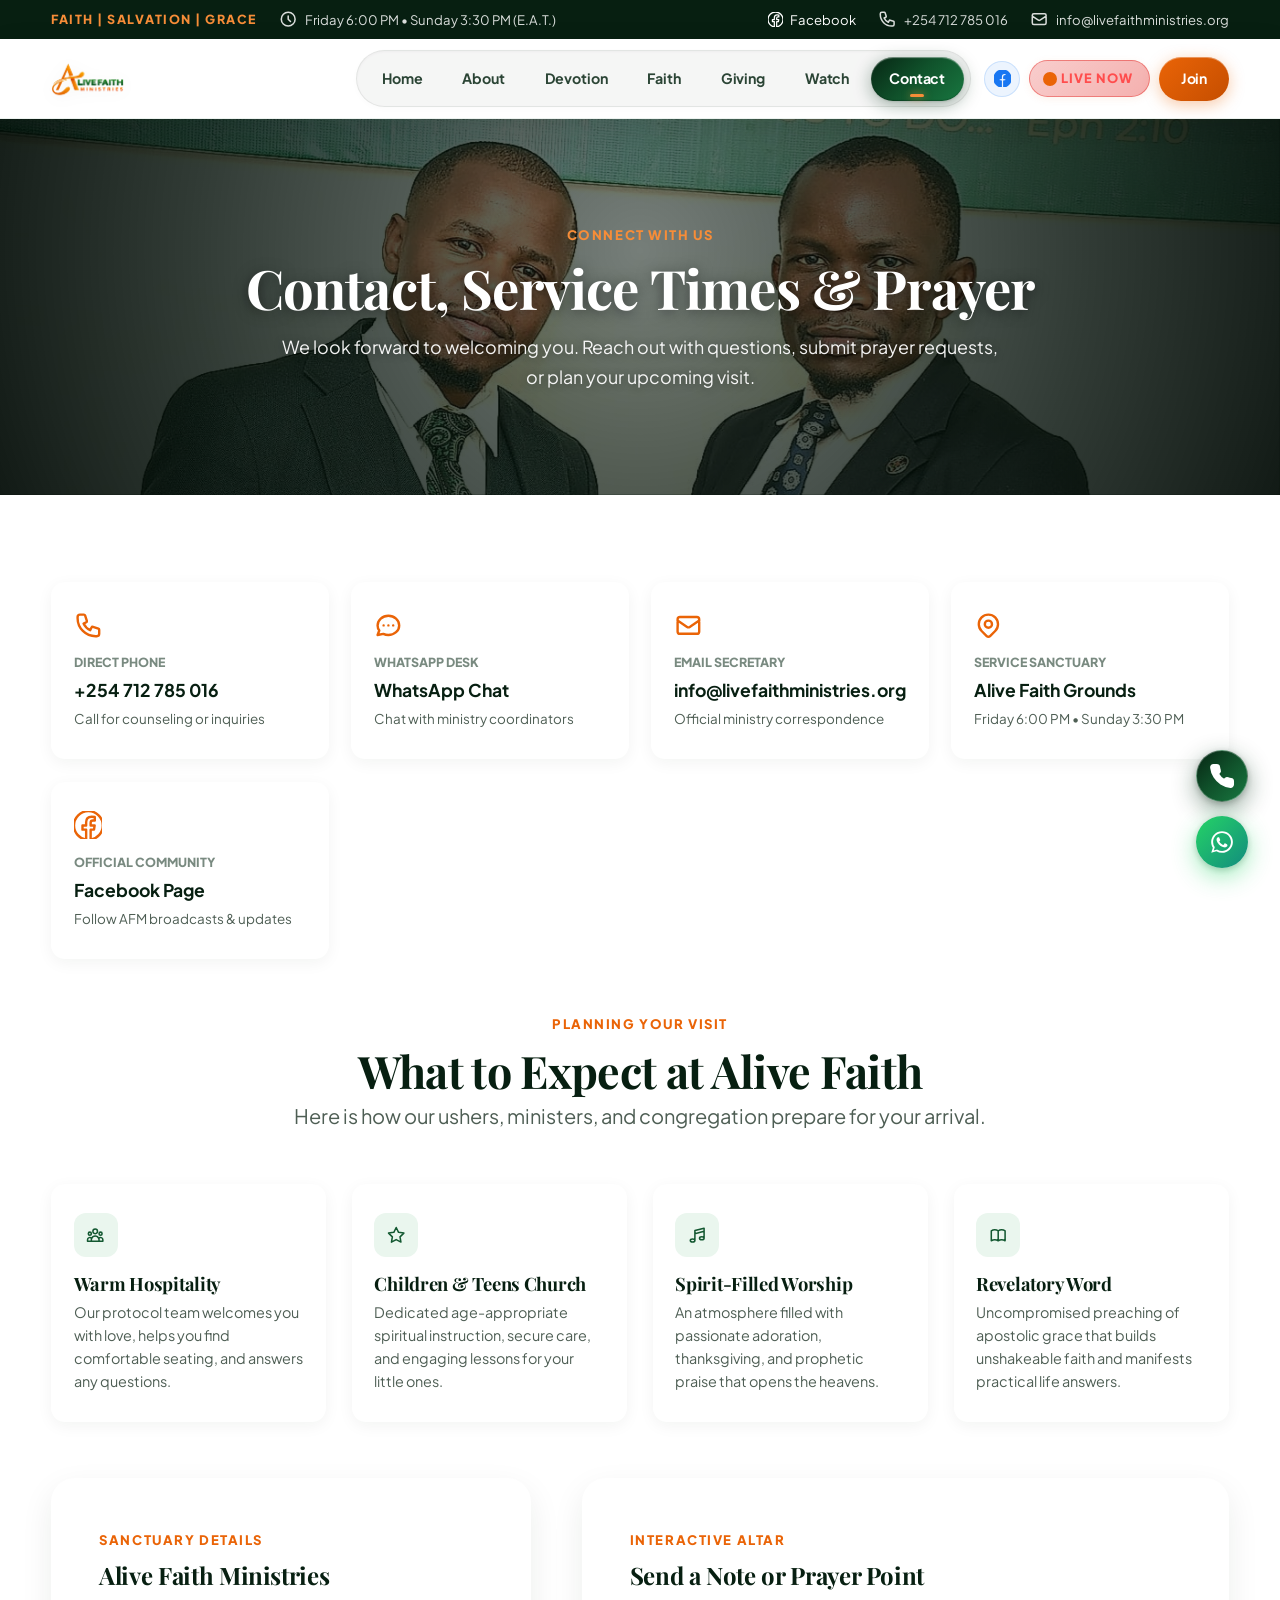
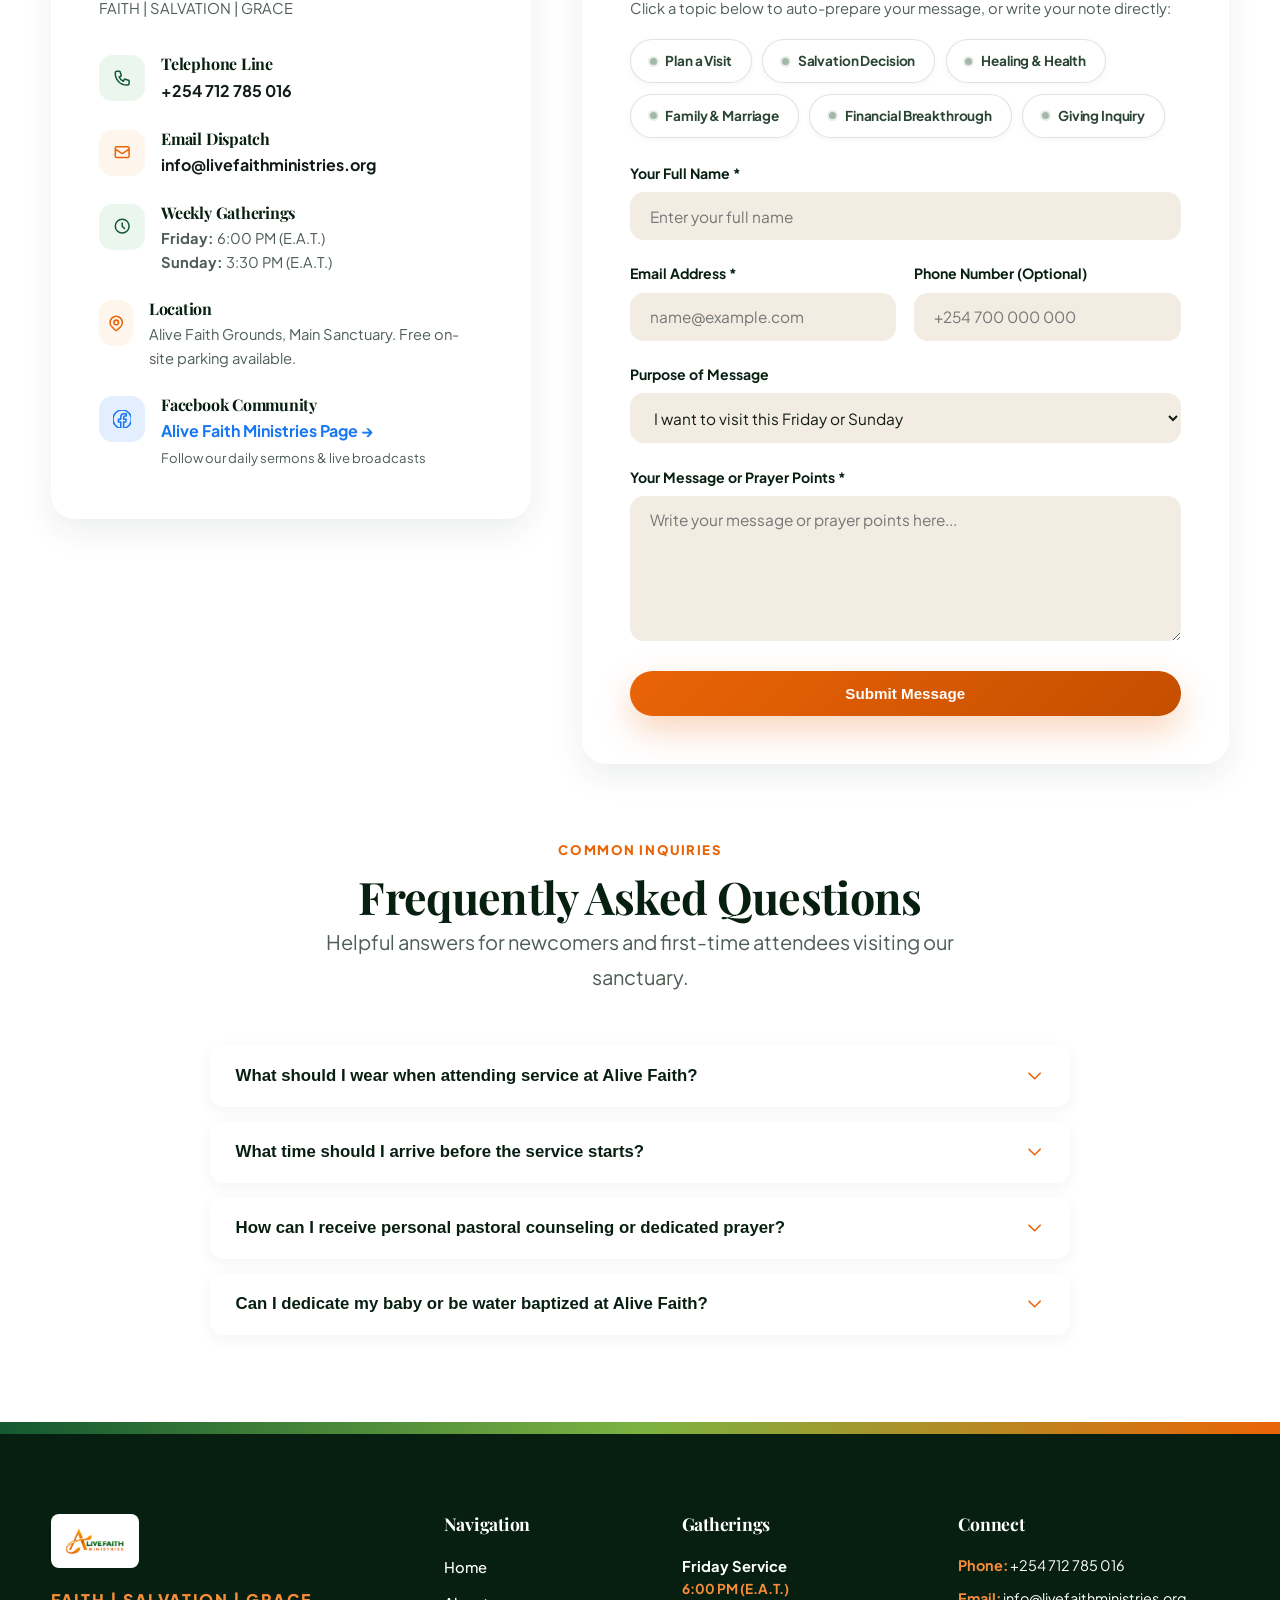
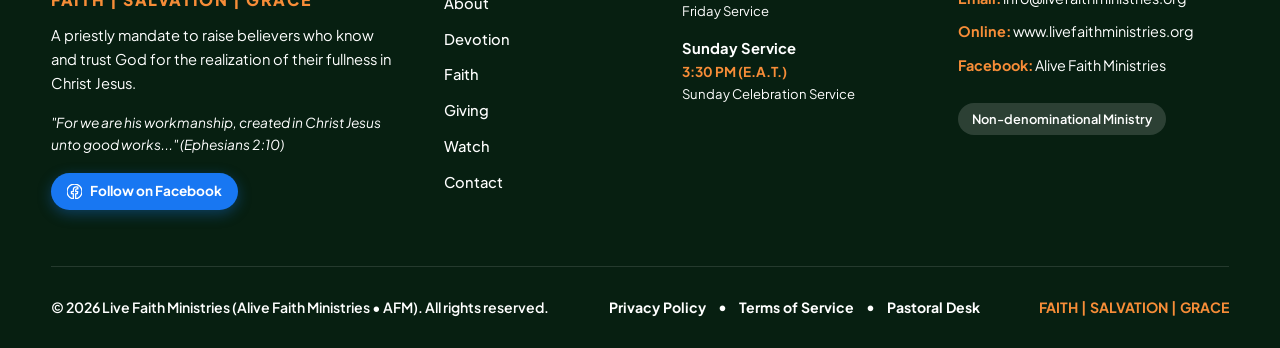
<file: contact.html>
<!DOCTYPE html>
<html lang="en" dir="ltr" prefix="og: https://ogp.me/ns#">
<head>
  <meta charset="UTF-8">
  <meta http-equiv="X-UA-Compatible" content="IE=edge">
  <meta name="viewport" content="width=device-width, initial-scale=1.0, viewport-fit=cover">
  <meta name="format-detection" content="telephone=no">
  <title>Contact, Service Times &amp; Prayer | Live Faith Ministries</title>
  <meta name="description" content="Visit Live Faith Ministries in Nairobi Fridays at 6:00 PM &amp; Sundays at 3:30 PM. Call +254 712 785 016, send a prayer request, or plan your visit.">
  <meta name="keywords" content="Contact Live Faith Ministries, Alive Faith Ministries Nairobi Phone, Church Prayer Request Kenya, Friday and Sunday Service Times Nairobi">
  <meta name="author" content="Live Faith Ministries">
  <meta name="robots" content="index, follow, max-image-preview:large, max-snippet:-1, max-video-preview:-1">
  <link rel="canonical" href="https://www.livefaithministries.org/contact">

  <!-- Search Engine Verification (Google & Bing) -->
  <meta name="google-site-verification" content="googlee439da0fb1beeddb">
  <meta name="google-site-verification" content="e439da0fb1beeddb">
  <meta name="msvalidate.01" content="918D94204B716ABA93451065E721A619">

  <!-- Open Graph / Facebook / WhatsApp Meta Tags -->
  <meta property="og:type" content="website">
  <meta property="og:url" content="https://www.livefaithministries.org/contact">
  <meta property="og:site_name" content="Live Faith Ministries (Alive Faith Ministries)">
  <meta property="og:title" content="Contact, Service Times &amp; Prayer | Live Faith Ministries">
  <meta property="og:description" content="Visit Live Faith Ministries in Nairobi Fridays at 6:00 PM &amp; Sundays at 3:30 PM. Call +254 712 785 016, send a prayer request, or plan your visit.">
  <meta property="og:image" content="https://www.livefaithministries.org/assets/images/worship-hero.jpg">
  <meta property="og:image:secure_url" content="https://www.livefaithministries.org/assets/images/worship-hero.jpg">
  <meta property="og:image:type" content="image/jpeg">
  <meta property="og:image:width" content="1600">
  <meta property="og:image:height" content="1064">
  <meta property="og:image:alt" content="Live Faith Ministries - Church Worship and Word Gathering Nairobi">
  <meta property="og:locale" content="en_US">
  <meta property="og:locale:alternate" content="en_GB">

  <!-- Local SEO & Geographic Meta Tags (Nairobi, Kenya) -->
  <meta name="geo.region" content="KE-30">
  <meta name="geo.placename" content="Nairobi, Kenya">
  <meta name="geo.position" content="-1.319247;36.892543">
  <meta name="ICBM" content="-1.319247, 36.892543">

  <!-- Twitter / X Meta Tags -->
  <meta name="twitter:card" content="summary_large_image">
  <meta name="twitter:url" content="https://www.livefaithministries.org/contact">
  <meta name="twitter:title" content="Contact, Service Times &amp; Prayer | Live Faith Ministries">
  <meta name="twitter:description" content="Visit Live Faith Ministries in Nairobi Fridays at 6:00 PM &amp; Sundays at 3:30 PM. Call +254 712 785 016, send a prayer request, or plan your visit.">
  <meta name="twitter:image" content="https://www.livefaithministries.org/assets/images/worship-hero.jpg">

  <!-- Mobile Theme & PWA Manifest -->
  <meta name="theme-color" content="#071f11">
  <meta name="apple-mobile-web-app-capable" content="yes">
  <meta name="apple-mobile-web-app-status-bar-style" content="black-translucent">
  <meta name="apple-mobile-web-app-title" content="Live Faith">
  <link rel="manifest" href="site.webmanifest">

  <!-- Favicon and Brand Touch Icons -->
  <link rel="icon" type="image/x-icon" href="assets/images/favicon.ico">
  <link rel="icon" type="image/png" sizes="32x32" href="assets/images/favicon-32x32.png">
  <link rel="icon" type="image/png" sizes="16x16" href="assets/images/favicon-16x16.png">
  <link rel="icon" type="image/png" sizes="48x48" href="assets/images/favicon-48x48.png">
  <link rel="apple-touch-icon" sizes="180x180" href="assets/images/apple-touch-icon.png">
  <link rel="shortcut icon" href="favicon.ico">

  <!-- Fonts: Playfair Display & Plus Jakarta Sans -->
  <link rel="preconnect" href="https://fonts.googleapis.com">
  <link rel="preconnect" href="https://fonts.gstatic.com" crossorigin>
  <link href="https://fonts.googleapis.com/css2?family=Playfair+Display:ital,wght@0,500;0,600;0,700;0,800;1,400;1,600&family=Plus+Jakarta+Sans:wght@300;400;500;600;700;800&display=swap" rel="stylesheet">

  <!-- Main Stylesheet -->
  <link rel="stylesheet" href="assets/css/style.css?v=7.1">

  <!-- Structured Data (JSON-LD) -->
  <script type="application/ld+json">
  {
    "@context": "https://schema.org",
    "@graph": [
      {
        "@type": "Church",
        "@id": "https://www.livefaithministries.org/#church",
        "name": "Live Faith Ministries",
        "alternateName": [
          "Alive Faith Ministries",
          "AFM",
          "LiveFaith",
          "Live Faith",
          "LiveFaith Ministries",
          "LiveFaithMinistries",
          "Alive Faith Church",
          "Live Faith Church Nairobi",
          "Alive Faith Ministries Kenya"
        ],
        "url": "https://www.livefaithministries.org/",
        "logo": {
          "@type": "ImageObject",
          "@id": "https://www.livefaithministries.org/#logo",
          "url": "https://www.livefaithministries.org/assets/images/logo.png",
          "width": 595,
          "height": 420,
          "caption": "Live Faith Ministries Official Logo"
        },
        "image": {
          "@type": "ImageObject",
          "@id": "https://www.livefaithministries.org/#primaryimage",
          "url": "https://www.livefaithministries.org/assets/images/worship-hero.jpg",
          "width": 1600,
          "height": 1064,
          "caption": "Live Faith Ministries Church Worship and Word Gathering Nairobi"
        },
        "description": "Live Faith Ministries (Alive Faith Ministries - AFM) is a non-denominational church ministry in Nairobi, Kenya with a priestly mandate to raise believers who know and trust God for the realization of their fullness in Christ Jesus.",
        "slogan": "FAITH | SALVATION | GRACE",
        "telephone": "+254712785016",
        "email": "info@livefaithministries.org",
        "priceRange": "Free",
        "isAccessibleForFree": true,
        "publicAccess": true,
        "areaServed": "Nairobi, Kenya",
        "address": {
          "@type": "PostalAddress",
          "streetAddress": "Alive Faith Grounds",
          "addressLocality": "Nairobi",
          "addressRegion": "Nairobi County",
          "addressCountry": "KE"
        },
        "geo": {
          "@type": "GeoCoordinates",
          "latitude": -1.319247,
          "longitude": 36.892543
        },
        "openingHoursSpecification": [
          {
            "@type": "OpeningHoursSpecification",
            "dayOfWeek": "Friday",
            "opens": "18:00",
            "closes": "20:30"
          },
          {
            "@type": "OpeningHoursSpecification",
            "dayOfWeek": "Sunday",
            "opens": "15:30",
            "closes": "18:00"
          }
        ],
        "sameAs": [
          "https://www.facebook.com/profile.php?id=61595832568680",
          "https://wa.me/254712785016"
        ]
      },
      {
        "@type": "ContactPage",
        "@id": "https://www.livefaithministries.org/contact#webpage",
        "url": "https://www.livefaithministries.org/contact",
        "name": "Contact, Service Times & Prayer | Live Faith Ministries",
        "description": "Visit Live Faith Ministries in Nairobi Fridays at 6:00 PM & Sundays at 3:30 PM. Call +254 712 785 016, send a prayer request, or plan your visit.",
        "isPartOf": {
          "@id": "https://www.livefaithministries.org/#website"
        },
        "mainEntity": {
          "@id": "https://www.livefaithministries.org/#church"
        }
      },
      {
        "@type": "BreadcrumbList",
        "itemListElement": [
          {
            "@type": "ListItem",
            "position": 1,
            "name": "Home",
            "item": "https://www.livefaithministries.org/"
          },
          {
            "@type": "ListItem",
            "position": 2,
            "name": "Contact",
            "item": "https://www.livefaithministries.org/contact"
          }
        ]
      },
      {
        "@type": "FAQPage",
        "@id": "https://www.livefaithministries.org/contact#faq",
        "mainEntity": [
          {
            "@type": "Question",
            "name": "What should I wear when attending service at Live Faith Ministries?",
            "acceptedAnswer": {
              "@type": "Answer",
              "text": "Come dressed comfortably and decently! Whether you prefer formal attire, smart casual, or traditional dress, you will feel completely at home. Our focus is on worshiping God in spirit and truth."
            }
          },
          {
            "@type": "Question",
            "name": "What time should I arrive before the service starts?",
            "acceptedAnswer": {
              "@type": "Answer",
              "text": "We recommend arriving 20 to 30 minutes before the scheduled time (around 5:30 PM on Fridays and 3:00 PM on Sundays). This allows ample time for parking, checking in children, and settling into prayer before corporate worship begins."
            }
          },
          {
            "@type": "Question",
            "name": "How can I receive personal pastoral counseling or dedicated prayer?",
            "acceptedAnswer": {
              "@type": "Answer",
              "text": "Our ministers and pastoral team are available right after each service at the front altar. You may also contact our pastoral line at +254 712 785 016 or submit a prayer request through this website for one-on-one appointments."
            }
          },
          {
            "@type": "Question",
            "name": "Can I dedicate my baby or be water baptized at Alive Faith?",
            "acceptedAnswer": {
              "@type": "Answer",
              "text": "Yes, absolutely! We conduct regular water baptism services by full immersion and baby dedications during Sunday celebration services. Speak with the protocol desk or submit an inquiry note through the website to register for upcoming dates."
            }
          }
        ]
      }
    ]
  }
  </script>
</head>
<body>

<!-- Accessible Skip to Content Link -->
  <a href="#main-content" class="skip-link">Skip to main content</a>

  <!-- Top Announcement Bar (Desktop & Wide Displays) -->
  <div class="topbar">
    <div class="container topbar-content">
      <div class="topbar-info">
        <span class="topbar-tag">
          FAITH | SALVATION | GRACE        </span>
        <span class="topbar-item hide-mobile">
          <svg class="icon" viewBox="0 0 24 24"><path d="M12 8v4l3 3m6-3a9 9 0 11-18 0 9 9 0 0118 0z"></path></svg>
          Friday 6:00 PM &bull; Sunday 3:30 PM (E.A.T.)
        </span>
      </div>
      <div class="topbar-info right-aligned">
        <a href="https://www.facebook.com/profile.php?id=61595832568680" target="_blank" rel="noopener noreferrer" class="topbar-item" style="color: #ffffff; display: inline-flex; align-items: center; gap: 0.4rem;" aria-label="Alive Faith Ministries on Facebook" title="Follow AFM on Facebook">
          <svg class="icon" viewBox="0 0 24 24" fill="#1877F2" style="width: 15px; height: 15px;"><path d="M24 12.073c0-6.627-5.373-12-12-12s-12 5.373-12 12c0 5.99 4.388 10.954 10.125 11.854v-8.385H7.078v-3.47h3.047V9.43c0-3.007 1.792-4.669 4.533-4.669 1.312 0 2.686.235 2.686.235v2.953H15.83c-1.491 0-1.956.925-1.956 1.874v2.25h3.328l-.532 3.47h-2.796v8.385C19.612 23.027 24 18.062 24 12.073z"/></svg>
          Facebook
        </a>
        <span class="topbar-item">
          <svg class="icon" viewBox="0 0 24 24"><path d="M3 5a2 2 0 012-2h3.28a1 1 0 01.948.684l1.498 4.493a1 1 0 01-.502 1.21l-2.257 1.13a11.042 11.042 0 005.516 5.516l1.13-2.257a1 1 0 011.21-.502l4.493 1.498a1 1 0 01.684.949V19a2 2 0 01-2 2h-1C9.716 21 3 14.284 3 6V5z"></path></svg>
          <a href="tel:+254712785016">+254 712 785 016</a>
        </span>
        <span class="topbar-item hide-mobile">
          <svg class="icon" viewBox="0 0 24 24"><path d="M3 8l7.89 5.26a2 2 0 002.22 0L21 8M5 19h14a2 2 0 002-2V7a2 2 0 00-2-2H5a2 2 0 00-2 2v10a2 2 0 002 2z"></path></svg>
          <a href="mailto:info@livefaithministries.org">info@livefaithministries.org</a>
        </span>
      </div>
    </div>
  </div>

  <!-- Primary Floating Island Header -->
  <header class="navbar">
    <div class="container navbar-container">
      <a href="/" class="brand-logo" aria-label="Alive Faith Ministries">
        <img src="assets/images/logo.png" alt="Alive Faith Ministries" width="595" height="420" decoding="async">
      </a>

      <!-- Right-Aligned Navigation Container -->
      <div class="nav-wrapper">
        <!-- Desktop Single-Word Tabs (Aligned Right, Zero Strokes) -->
        <ul class="desktop-nav-links">
          <li>
            <a href="/" class="nav-tab">
              Home
            </a>
          </li>
          <li>
            <a href="/about" class="nav-tab">
              About
            </a>
          </li>
          <li>
            <a href="/devotions" class="nav-tab">
              Devotion
            </a>
          </li>
          <li>
            <a href="/faith" class="nav-tab">
              Faith
            </a>
          </li>
          <li>
            <a href="/giving" class="nav-tab">
              Giving
            </a>
          </li>
          <li>
            <a href="/watch" class="nav-tab">
              Watch
            </a>
          </li>
          <li>
            <a href="/contact" class="nav-tab active" aria-current="page">
              Contact
            </a>
          </li>
        </ul>

        <!-- Right Action Items -->
        <div class="nav-actions">
          <a href="https://www.facebook.com/profile.php?id=61595832568680" target="_blank" rel="noopener noreferrer" class="nav-facebook-btn" aria-label="Visit AFM on Facebook" title="Follow us on Facebook">
            <svg class="icon" viewBox="0 0 24 24"><path d="M24 12.073c0-6.627-5.373-12-12-12s-12 5.373-12 12c0 5.99 4.388 10.954 10.125 11.854v-8.385H7.078v-3.47h3.047V9.43c0-3.007 1.792-4.669 4.533-4.669 1.312 0 2.686.235 2.686.235v2.953H15.83c-1.491 0-1.956.925-1.956 1.874v2.25h3.328l-.532 3.47h-2.796v8.385C19.612 23.027 24 18.062 24 12.073z"/></svg>
          </a>
          <!-- Dynamic Live Stream Beacon (Activated Exclusively When Gathering is Live) -->
          <a href="/watch" class="nav-live-pill" id="nav-live-pill" style="display: none;">
            <span class="live-pulse-dot"></span>
            <span>Live Now</span>
          </a>
          <a href="/contact" class="btn btn-primary nav-cta-btn hide-on-mobile">
            Join
          </a>
        </div>

        <!-- Mobile Right Hamburger Toggle (Accessible, Kinetic & Clean) -->
        <button class="mobile-toggle" id="mobile-toggle-btn" aria-label="Open Navigation Menu" aria-expanded="false">
          <span class="hamburger-bar bar-1"></span>
          <span class="hamburger-bar bar-2"></span>
          <span class="hamburger-bar bar-3"></span>
        </button>
      </div>
    </div>
  </header>

  <!-- Mobile Drawer Backdrop Overlay (Cleanly separated outside navbar) -->
  <div class="drawer-backdrop" id="drawer-backdrop"></div>

  <!-- Dedicated Luxury Mobile Slide Drawer (Right-Side, Zero Stacking Conflicts) -->
  <aside class="mobile-drawer" id="mobile-drawer" aria-label="Mobile Navigation Menu">
    <div class="mobile-drawer-inner">
      
      <!-- Drawer Header with Logo & Touch-Friendly Close Button -->
      <div class="mobile-drawer-header">
        <div class="drawer-brand">
          <img src="assets/images/logo.png" alt="Alive Faith Ministries" width="595" height="420" decoding="async">
          <div class="drawer-brand-text">
            <strong>AFM</strong>
            <span class="drawer-priestly-badge">Priestly Mandate</span>
          </div>
        </div>
        <button class="mobile-drawer-close" id="mobile-drawer-close" aria-label="Close navigation menu">
          <svg class="icon" viewBox="0 0 24 24"><path d="M6 18L18 6M6 6l12 12"></path></svg>
        </button>
      </div>

      <!-- Single-Word Mobile Menu Items with Icons & Subtitles -->
      <ul class="mobile-drawer-nav">
        <li>
          <a href="/" class="mobile-nav-item">
            <div class="mobile-item-icon">
              <svg class="icon" viewBox="0 0 24 24"><path d="M3 12l2-2m0 0l7-7 7 7M5 10v10a1 1 0 001 1h3m10-11l2 2m-2-2v10a1 1 0 01-1 1h-3m-6 0a1 1 0 001-1v-4a1 1 0 011-1h2a1 1 0 011 1v4a1 1 0 001 1m-6 0h6"></path></svg>
            </div>
            <div class="mobile-item-text">
              <span class="mobile-item-title">Home</span>
              <span class="mobile-item-sub">Experience Faith, Grace &amp; Intimacy</span>
            </div>
            <span class="mobile-item-arrow">&rarr;</span>
          </a>
        </li>
        <li>
          <a href="/about" class="mobile-nav-item">
            <div class="mobile-item-icon">
              <svg class="icon" viewBox="0 0 24 24"><path d="M13 16h-1v-4h-1m1-4h.01M21 12a9 9 0 11-18 0 9 9 0 0118 0z"></path></svg>
            </div>
            <div class="mobile-item-text">
              <span class="mobile-item-title">About</span>
              <span class="mobile-item-sub">Our Mandate, Vision &amp; 5 Values</span>
            </div>
            <span class="mobile-item-arrow">&rarr;</span>
          </a>
        </li>
        <li>
          <a href="/devotions" class="mobile-nav-item">
            <div class="mobile-item-icon" style="background: rgba(234, 100, 7, 0.12); color: var(--gold-start);">
              <svg class="icon" viewBox="0 0 24 24"><path d="M12 6.253v13m0-13C10.832 5.477 9.246 5 7.5 5S4.168 5.477 3 6.253v13C4.168 18.477 5.754 18 7.5 18s3.332.477 4.5 1.253m0-13C13.168 5.477 14.754 5 16.5 5c1.747 0 3.332.477 4.5 1.253v13C19.832 18.477 18.247 18 16.5 18c-1.746 0-3.332.477-4.5 1.253"></path></svg>
            </div>
            <div class="mobile-item-text">
              <span class="mobile-item-title">Devotion</span>
              <span class="mobile-item-sub">Daily Priestly Word &amp; Declaration</span>
            </div>
            <span class="mobile-item-arrow">&rarr;</span>
          </a>
        </li>
        <li>
          <a href="/faith" class="mobile-nav-item">
            <div class="mobile-item-icon">
              <svg class="icon" viewBox="0 0 24 24"><path d="M12 6.253v13m0-13C10.832 5.477 9.246 5 7.5 5S4.168 5.477 3 6.253v13C4.168 18.477 5.754 18 7.5 18s3.332.477 4.5 1.253m0-13C13.168 5.477 14.754 5 16.5 5c1.747 0 3.332.477 4.5 1.253v13C19.832 18.477 18.247 18 16.5 18c-1.746 0-3.332.477-4.5 1.253"></path></svg>
            </div>
            <div class="mobile-item-text">
              <span class="mobile-item-title">Faith</span>
              <span class="mobile-item-sub">10 Foundational Articles of Truth</span>
            </div>
            <span class="mobile-item-arrow">&rarr;</span>
          </a>
        </li>
        <li>
          <a href="/giving" class="mobile-nav-item">
            <div class="mobile-item-icon amber">
              <svg class="icon" viewBox="0 0 24 24"><path d="M17 20h5v-2a3 3 0 00-5.356-1.857M17 20H7m10 0v-2c0-.656-.126-1.283-.356-1.857M7 20H2v-2a3 3 0 015.356-1.857M7 20v-2c0-.656.126-1.283.356-1.857m0 0a5.002 5.002 0 019.288 0M15 7a3 3 0 11-6 0 3 3 0 016 0zm6 3a2 2 0 11-4 0 2 2 0 014 0zM7 10a2 2 0 11-4 0 2 2 0 014 0z"></path></svg>
            </div>
            <div class="mobile-item-text">
              <span class="mobile-item-title">Giving</span>
              <span class="mobile-item-sub">M-Pesa Stewardship &amp; Partnership</span>
            </div>
            <span class="mobile-item-arrow">&rarr;</span>
          </a>
        </li>
        <li>
          <a href="/watch" class="mobile-nav-item">
            <div class="mobile-item-icon amber">
              <svg class="icon" viewBox="0 0 24 24"><path d="M14.752 11.168l-3.197-2.132A1 1 0 0010 9.87v4.263a1 1 0 001.555.832l3.197-2.132a1 1 0 000-1.664z"></path><path d="M21 12a9 9 0 11-18 0 9 9 0 0118 0z"></path></svg>
            </div>
            <div class="mobile-item-text">
              <span class="mobile-item-title">Watch</span>
              <span class="mobile-item-sub">Live Broadcast &amp; Archive Stream</span>
            </div>
            <span class="mobile-item-arrow">&rarr;</span>
          </a>
        </li>
        <li>
          <a href="/contact" class="mobile-nav-item active" aria-current="page">
            <div class="mobile-item-icon">
              <svg class="icon" viewBox="0 0 24 24"><path d="M3 8l7.89 5.26a2 2 0 002.22 0L21 8M5 19h14a2 2 0 002-2V7a2 2 0 00-2-2H5a2 2 0 00-2 2v10a2 2 0 002 2z"></path></svg>
            </div>
            <div class="mobile-item-text">
              <span class="mobile-item-title">Contact</span>
              <span class="mobile-item-sub">Prayer Requests &amp; Plan a Visit</span>
            </div>
            <span class="mobile-item-arrow">&rarr;</span>
          </a>
        </li>
      </ul>

      <!-- Drawer Action Buttons -->
      <div class="mobile-drawer-actions">
        <a href="/watch" class="btn btn-primary" id="drawer-watch-live-btn" style="width: 100%;">
          <span class="live-pulse-dot" id="drawer-live-pulse-dot" style="background-color: #ffffff; display: none;"></span>
          <span id="drawer-watch-label">Watch Services</span>
        </a>
        <a href="/contact" class="btn btn-secondary" style="width: 100%;">
          Plan a Visit
        </a>
      </div>

      <!-- Quick Contact Info in Drawer -->
      <div class="mobile-drawer-contact">
        <div class="drawer-contact-item">
          <svg class="icon" viewBox="0 0 24 24"><path d="M3 5a2 2 0 012-2h3.28a1 1 0 01.948.684l1.498 4.493a1 1 0 01-.502 1.21l-2.257 1.13a11.042 11.042 0 005.516 5.516l1.13-2.257a1 1 0 011.21-.502l4.493 1.498a1 1 0 01.684.949V19a2 2 0 01-2 2h-1C9.716 21 3 14.284 3 6V5z"></path></svg>
          <a href="tel:+254712785016">Call: +254 712 785 016</a>
        </div>
        <div class="drawer-contact-item">
          <svg class="icon" viewBox="0 0 24 24" fill="#25D366"><path d="M12.031 2C6.496 2 2 6.496 2 12.031c0 1.97.57 3.81 1.558 5.372L2.094 22l4.75-1.442A9.97 9.97 0 0012.03 22c5.535 0 10.031-4.496 10.031-10.031S17.566 2 12.031 2zm0 18.25a8.21 8.21 0 01-4.225-1.168l-.304-.18-3.13.951.956-3.045-.198-.316A8.19 8.19 0 013.78 12.03c0-4.55 3.7-8.25 8.25-8.25 4.55 0 8.25 3.7 8.25 8.25 0 4.55-3.7 8.25-8.25 8.25zm4.516-6.19c-.248-.124-1.464-.722-1.691-.805-.227-.083-.393-.124-.558.124-.165.248-.64 1.054-.785 1.219-.145.165-.29.186-.538.062-.248-.124-1.047-.386-1.995-1.231-.738-.658-1.237-1.472-1.382-1.72-.145-.248-.015-.382.109-.505.111-.111.248-.29.372-.435.124-.145.165-.248.248-.413.083-.165.041-.31-.021-.435-.062-.124-.558-1.344-.765-1.841-.2-.484-.403-.418-.558-.426-.145-.008-.31-.01-.475-.01-.165 0-.434.062-.661.31-.227.248-.868.848-.868 2.068s.889 2.399 1.013 2.564c.124.165 1.748 2.669 4.234 3.743.592.256 1.054.409 1.414.523.595.189 1.136.162 1.564.098.477-.072 1.464-.599 1.671-1.178.207-.579.207-1.075.145-1.178-.062-.103-.227-.165-.475-.29z"/></svg>
          <a href="https://wa.me/254712785016?text=Hello%20Alive%20Faith%20Ministries,%20I%20would%20like%20to%20connect%20with%20you." target="_blank" rel="noopener noreferrer">WhatsApp Chat</a>
        </div>
        <div class="drawer-contact-item">
          <svg class="icon" viewBox="0 0 24 24"><path d="M3 8l7.89 5.26a2 2 0 002.22 0L21 8M5 19h14a2 2 0 002-2V7a2 2 0 00-2-2H5a2 2 0 00-2 2v10a2 2 0 002 2z"></path></svg>
          <a href="mailto:info@livefaithministries.org">info@livefaithministries.org</a>
        </div>
        <div class="drawer-contact-item">
          <svg class="icon" viewBox="0 0 24 24" fill="#1877F2"><path d="M24 12.073c0-6.627-5.373-12-12-12s-12 5.373-12 12c0 5.99 4.388 10.954 10.125 11.854v-8.385H7.078v-3.47h3.047V9.43c0-3.007 1.792-4.669 4.533-4.669 1.312 0 2.686.235 2.686.235v2.953H15.83c-1.491 0-1.956.925-1.956 1.874v2.25h3.328l-.532 3.47h-2.796v8.385C19.612 23.027 24 18.062 24 12.073z"/></svg>
          <a href="https://www.facebook.com/profile.php?id=61595832568680" target="_blank" rel="noopener noreferrer">Facebook Page</a>
        </div>
        <div class="drawer-times-badge">
          Friday 6:00 PM &bull; Sunday 3:30 PM (E.A.T.)
        </div>
      </div>

    </div>
  </aside>

  <!-- Mobile Floating Quick-Action Bar (Sticky Under Thumbs) -->
  <nav class="mobile-bottom-bar" aria-label="Mobile Quick Access">
    <a href="/" class="bottom-bar-item">
      <svg class="icon" viewBox="0 0 24 24"><path d="M3 12l2-2m0 0l7-7 7 7M5 10v10a1 1 0 001 1h3m10-11l2 2m-2-2v10a1 1 0 01-1 1h-3m-6 0a1 1 0 001-1v-4a1 1 0 011-1h2a1 1 0 011 1v4a1 1 0 001 1m-6 0h6"></path></svg>
      <span>Home</span>
    </a>
    <a href="/watch" class="bottom-bar-item">
      <span class="live-pulse-dot" id="bottom-bar-live-dot" style="position: absolute; top: 6px; right: 22%; display: none;"></span>
      <svg class="icon" viewBox="0 0 24 24"><path d="M14.752 11.168l-3.197-2.132A1 1 0 0010 9.87v4.263a1 1 0 001.555.832l3.197-2.132a1 1 0 000-1.664z"></path><path d="M21 12a9 9 0 11-18 0 9 9 0 0118 0z"></path></svg>
      <span>Watch</span>
    </a>
    <a href="/giving" class="bottom-bar-item">
      <svg class="icon" viewBox="0 0 24 24"><path d="M17 20h5v-2a3 3 0 00-5.356-1.857M17 20H7m10 0v-2c0-.656-.126-1.283-.356-1.857M7 20H2v-2a3 3 0 015.356-1.857M7 20v-2c0-.656.126-1.283.356-1.857m0 0a5.002 5.002 0 019.288 0M15 7a3 3 0 11-6 0 3 3 0 016 0zm6 3a2 2 0 11-4 0 2 2 0 014 0zM7 10a2 2 0 11-4 0 2 2 0 014 0z"></path></svg>
      <span>Give</span>
    </a>
    <a href="/contact" class="bottom-bar-item active" aria-current="page">
      <svg class="icon" viewBox="0 0 24 24"><path d="M12 2l3.09 6.26L22 9.27l-5 4.87 1.18 6.88L12 17.77l-6.18 3.25L7 14.14 2 9.27l6.91-1.01L12 2z"></path></svg>
      <span>Prayer</span>
    </a>
    <button type="button" class="bottom-bar-item" id="bottom-bar-menu-btn" aria-label="Open Full Menu">
      <svg class="icon" viewBox="0 0 24 24"><path d="M4 6h16M4 12h16M4 18h16"></path></svg>
      <span>Menu</span>
    </button>
  </nav>

<main id="main-content">
<section class="page-banner page-banner-contact">
    <div class="banner-bg-drift" style="background-image: url('assets/images/real/pastoral-council.jpg');"></div>
    <div class="banner-vignette"></div>
    <div class="container banner-inner">
      <span class="section-tag" style="color: var(--amber-light);">Connect With Us</span>
      <h1>Contact, Service Times &amp; Prayer</h1>
      <p class="lead">
        We look forward to welcoming you. Reach out with questions, submit prayer requests, or plan your upcoming visit.
      </p>
    </div>
  </section>

  <section class="section section-white">
    <div class="container">

      <!-- 4 Action Contact Cards -->
      <div class="contact-action-cards">
        <a href="tel:+254712785016" class="contact-action-box spotlight-card">
          <svg class="icon" viewBox="0 0 24 24"><path d="M3 5a2 2 0 012-2h3.28a1 1 0 01.948.684l1.498 4.493a1 1 0 01-.502 1.21l-2.257 1.13a11.042 11.042 0 005.516 5.516l1.13-2.257a1 1 0 011.21-.502l4.493 1.498a1 1 0 01.684.949V19a2 2 0 01-2 2h-1C9.716 21 3 14.284 3 6V5z"></path></svg>
          <span style="font-size: 0.78rem; text-transform: uppercase; font-weight: 800; color: var(--text-subtle);">Direct Phone</span>
          <strong style="color: var(--green-darkest); font-size: 1.1rem; margin: 0.2rem 0;">+254 712 785 016</strong>
          <span style="font-size: 0.84rem; color: var(--text-muted);">Call for counseling or inquiries</span>
        </a>

        <a href="https://wa.me/254712785016" target="_blank" rel="noopener noreferrer" class="contact-action-box spotlight-card">
          <svg class="icon" viewBox="0 0 24 24"><path d="M8 12h.01M12 12h.01M16 12h.01M21 12c0 4.418-4.03 8-9 8a9.863 9.863 0 01-4.255-.949L3 20l1.395-3.72C3.512 15.042 3 13.574 3 12c0-4.418 4.03-8 9-8s9 3.582 9 8z"></path></svg>
          <span style="font-size: 0.78rem; text-transform: uppercase; font-weight: 800; color: var(--text-subtle);">WhatsApp Desk</span>
          <strong style="color: var(--green-darkest); font-size: 1.1rem; margin: 0.2rem 0;">WhatsApp Chat</strong>
          <span style="font-size: 0.84rem; color: var(--text-muted);">Chat with ministry coordinators</span>
        </a>

        <a href="mailto:info@livefaithministries.org" class="contact-action-box spotlight-card">
          <svg class="icon" viewBox="0 0 24 24"><path d="M3 8l7.89 5.26a2 2 0 002.22 0L21 8M5 19h14a2 2 0 002-2V7a2 2 0 00-2-2H5a2 2 0 00-2 2v10a2 2 0 002 2z"></path></svg>
          <span style="font-size: 0.78rem; text-transform: uppercase; font-weight: 800; color: var(--text-subtle);">Email Secretary</span>
          <strong style="color: var(--green-darkest); font-size: 1.1rem; margin: 0.2rem 0; word-break: break-all;">info@livefaithministries.org</strong>
          <span style="font-size: 0.84rem; color: var(--text-muted);">Official ministry correspondence</span>
        </a>

        <div class="contact-action-box spotlight-card">
          <svg class="icon" viewBox="0 0 24 24"><path d="M17.657 16.657L13.414 20.9a1.998 1.998 0 01-2.827 0l-4.244-4.243a8 8 0 1111.314 0z"></path><path d="M15 11a3 3 0 11-6 0 3 3 0 016 0z"></path></svg>
          <span style="font-size: 0.78rem; text-transform: uppercase; font-weight: 800; color: var(--text-subtle);">Service Sanctuary</span>
          <strong style="color: var(--green-darkest); font-size: 1.1rem; margin: 0.2rem 0;">Alive Faith Grounds</strong>
          <span style="font-size: 0.84rem; color: var(--text-muted);">Friday 6:00 PM &bull; Sunday 3:30 PM</span>
        </div>

        <a href="https://www.facebook.com/profile.php?id=61595832568680" target="_blank" rel="noopener noreferrer" class="contact-action-box spotlight-card">
          <svg class="icon" viewBox="0 0 24 24" fill="#1877F2"><path d="M24 12.073c0-6.627-5.373-12-12-12s-12 5.373-12 12c0 5.99 4.388 10.954 10.125 11.854v-8.385H7.078v-3.47h3.047V9.43c0-3.007 1.792-4.669 4.533-4.669 1.312 0 2.686.235 2.686.235v2.953H15.83c-1.491 0-1.956.925-1.956 1.874v2.25h3.328l-.532 3.47h-2.796v8.385C19.612 23.027 24 18.062 24 12.073z"/></svg>
          <span style="font-size: 0.78rem; text-transform: uppercase; font-weight: 800; color: var(--text-subtle);">Official Community</span>
          <strong style="color: var(--green-darkest); font-size: 1.1rem; margin: 0.2rem 0;">Facebook Page</strong>
          <span style="font-size: 0.84rem; color: var(--text-muted);">Follow AFM broadcasts &amp; updates</span>
        </a>
      </div>

      <!-- Visitor Guide: What to Expect -->
      <div class="section-header" style="margin-top: 1rem;">
        <span class="section-tag">Planning Your Visit</span>
        <h2>What to Expect at Alive Faith</h2>
        <p class="lead">Here is how our ushers, ministers, and congregation prepare for your arrival.</p>
      </div>

      <div class="visitor-welcome-grid">
        <div class="visitor-card spotlight-card">
          <div class="visitor-card-icon">
            <svg class="icon" viewBox="0 0 24 24"><path d="M17 20h5v-2a3 3 0 00-5.356-1.857M17 20H7m10 0v-2c0-.656-.126-1.283-.356-1.857M7 20H2v-2a3 3 0 015.356-1.857M7 20v-2c0-.656.126-1.283.356-1.857m0 0a5.002 5.002 0 019.288 0M15 7a3 3 0 11-6 0 3 3 0 016 0zm6 3a2 2 0 11-4 0 2 2 0 014 0zM7 10a2 2 0 11-4 0 2 2 0 014 0z"></path></svg>
          </div>
          <h3 class="visitor-card-title">Warm Hospitality</h3>
          <p class="visitor-card-desc">Our protocol team welcomes you with love, helps you find comfortable seating, and answers any questions.</p>
        </div>

        <div class="visitor-card spotlight-card">
          <div class="visitor-card-icon">
            <svg class="icon" viewBox="0 0 24 24"><path d="M12 2l3.09 6.26L22 9.27l-5 4.87 1.18 6.88L12 17.77l-6.18 3.25L7 14.14 2 9.27l6.91-1.01L12 2z"></path></svg>
          </div>
          <h3 class="visitor-card-title">Children &amp; Teens Church</h3>
          <p class="visitor-card-desc">Dedicated age-appropriate spiritual instruction, secure care, and engaging lessons for your little ones.</p>
        </div>

        <div class="visitor-card spotlight-card">
          <div class="visitor-card-icon">
            <svg class="icon" viewBox="0 0 24 24"><path d="M9 19V6l12-3v13M9 19c0 1.105-1.343 2-3 2s-3-.895-3-2 1.343-2 3-2 3 .895 3 2zm12-3c0 1.105-1.343 2-3 2s-3-.895-3-2 1.343-2 3-2 3 .895 3 2zM9 10l12-3"></path></svg>
          </div>
          <h3 class="visitor-card-title">Spirit-Filled Worship</h3>
          <p class="visitor-card-desc">An atmosphere filled with passionate adoration, thanksgiving, and prophetic praise that opens the heavens.</p>
        </div>

        <div class="visitor-card spotlight-card">
          <div class="visitor-card-icon">
            <svg class="icon" viewBox="0 0 24 24"><path d="M12 6.253v13m0-13C10.832 5.477 9.246 5 7.5 5S4.168 5.477 3 6.253v13C4.168 18.477 5.754 18 7.5 18s3.332.477 4.5 1.253m0-13C13.168 5.477 14.754 5 16.5 5c1.747 0 3.332.477 4.5 1.253v13C19.832 18.477 18.247 18 16.5 18c-1.746 0-3.332.477-4.5 1.253"></path></svg>
          </div>
          <h3 class="visitor-card-title">Revelatory Word</h3>
          <p class="visitor-card-desc">Uncompromised preaching of apostolic grace that builds unshakeable faith and manifests practical life answers.</p>
        </div>
      </div>

      <!-- Main Contact & Prayer Form Layout -->
      <div class="contact-layout" style="margin-top: 3.5rem;">
        
        <!-- Contact Information Sidebar -->
        <div class="contact-info-card">
          <span class="section-tag">Sanctuary Details</span>
          <h3 style="font-size: 1.5rem; margin-bottom: 0.4rem;">Alive Faith Ministries</h3>
          <p style="color: var(--text-muted); font-size: 0.92rem; margin-bottom: 2.2rem;">
            FAITH | SALVATION | GRACE          </p>

          <div style="display: flex; gap: 1rem; margin-bottom: 1.6rem; align-items: flex-start;">
            <div class="pillar-icon" style="margin-bottom: 0; width: 46px; height: 46px;">
              <svg class="icon" viewBox="0 0 24 24"><path d="M3 5a2 2 0 012-2h3.28a1 1 0 01.948.684l1.498 4.493a1 1 0 01-.502 1.21l-2.257 1.13a11.042 11.042 0 005.516 5.516l1.13-2.257a1 1 0 011.21-.502l4.493 1.498a1 1 0 01.684.949V19a2 2 0 01-2 2h-1C9.716 21 3 14.284 3 6V5z"></path></svg>
            </div>
            <div>
              <h4 style="font-size: 1rem; margin-bottom: 0.2rem;">Telephone Line</h4>
              <p style="margin: 0;"><a href="tel:+254712785016"><strong>+254 712 785 016</strong></a></p>
            </div>
          </div>

          <div style="display: flex; gap: 1rem; margin-bottom: 1.6rem; align-items: flex-start;">
            <div class="pillar-icon amber" style="margin-bottom: 0; width: 46px; height: 46px;">
              <svg class="icon" viewBox="0 0 24 24"><path d="M3 8l7.89 5.26a2 2 0 002.22 0L21 8M5 19h14a2 2 0 002-2V7a2 2 0 00-2-2H5a2 2 0 00-2 2v10a2 2 0 002 2z"></path></svg>
            </div>
            <div>
              <h4 style="font-size: 1rem; margin-bottom: 0.2rem;">Email Dispatch</h4>
              <p style="margin: 0;"><a href="mailto:info@livefaithministries.org"><strong>info@livefaithministries.org</strong></a></p>
            </div>
          </div>

          <div style="display: flex; gap: 1rem; margin-bottom: 1.6rem; align-items: flex-start;">
            <div class="pillar-icon" style="margin-bottom: 0; width: 46px; height: 46px;">
              <svg class="icon" viewBox="0 0 24 24"><path d="M12 8v4l3 3m6-3a9 9 0 11-18 0 9 9 0 0118 0z"></path></svg>
            </div>
            <div>
              <h4 style="font-size: 1rem; margin-bottom: 0.2rem;">Weekly Gatherings</h4>
              <p style="margin: 0; color: var(--text-muted); font-size: 0.92rem;">
                <strong>Friday:</strong> 6:00 PM (E.A.T.)<br>
                <strong>Sunday:</strong> 3:30 PM (E.A.T.)
              </p>
            </div>
          </div>

          <div style="display: flex; gap: 1rem; align-items: flex-start;">
            <div class="pillar-icon amber" style="margin-bottom: 0; width: 46px; height: 46px;">
              <svg class="icon" viewBox="0 0 24 24"><path d="M17.657 16.657L13.414 20.9a1.998 1.998 0 01-2.827 0l-4.244-4.243a8 8 0 1111.314 0z"></path><path d="M15 11a3 3 0 11-6 0 3 3 0 016 0z"></path></svg>
            </div>
            <div>
              <h4 style="font-size: 1rem; margin-bottom: 0.2rem;">Location</h4>
              <p style="margin: 0; color: var(--text-muted); font-size: 0.92rem;">
                Alive Faith Grounds, Main Sanctuary. Free on-site parking available.
              </p>
            </div>
          </div>

          <div style="display: flex; gap: 1rem; margin-top: 1.6rem; align-items: flex-start;">
            <div class="pillar-icon" style="margin-bottom: 0; width: 46px; height: 46px; background: rgba(24, 119, 242, 0.12); color: #1877F2;">
              <svg class="icon" viewBox="0 0 24 24" fill="#1877F2"><path d="M24 12.073c0-6.627-5.373-12-12-12s-12 5.373-12 12c0 5.99 4.388 10.954 10.125 11.854v-8.385H7.078v-3.47h3.047V9.43c0-3.007 1.792-4.669 4.533-4.669 1.312 0 2.686.235 2.686.235v2.953H15.83c-1.491 0-1.956.925-1.956 1.874v2.25h3.328l-.532 3.47h-2.796v8.385C19.612 23.027 24 18.062 24 12.073z"/></svg>
            </div>
            <div>
              <h4 style="font-size: 1rem; margin-bottom: 0.2rem;">Facebook Community</h4>
              <p style="margin: 0;">
                <a href="https://www.facebook.com/profile.php?id=61595832568680" target="_blank" rel="noopener noreferrer" style="color: #1877F2; font-weight: 700; text-decoration: none; display: inline-flex; align-items: center; gap: 0.35rem;">
                  Alive Faith Ministries Page &rarr;
                </a>
              </p>
              <span style="font-size: 0.82rem; color: var(--text-muted);">Follow our daily sermons &amp; live broadcasts</span>
            </div>
          </div>
        </div>

        <!-- Interactive Form with Topic Intent Chips -->
        <div class="form-card">
          <span class="section-tag">Interactive Altar</span>
          <h3 style="font-size: 1.5rem; margin-bottom: 0.4rem;">Send a Note or Prayer Point</h3>
          <p style="color: var(--text-muted); font-size: 0.92rem; margin-bottom: 1.2rem;">
            Click a topic below to auto-prepare your message, or write your note directly:
          </p>

          <!-- Interactive Topic Chips -->
          <div class="form-tag-group" style="margin-bottom: 1.5rem;">
            <span class="form-tag" data-val="Plan a Visit">Plan a Visit</span>
            <span class="form-tag" data-val="Salvation Decision">Salvation Decision</span>
            <span class="form-tag" data-val="Healing &amp; Health">Healing &amp; Health</span>
            <span class="form-tag" data-val="Family &amp; Marriage">Family &amp; Marriage</span>
            <span class="form-tag" data-val="Financial Breakthrough">Financial Breakthrough</span>
            <span class="form-tag" data-val="Giving Inquiry">Giving Inquiry</span>
          </div>

          
          
                    <form action="index.php?tab=contact" method="POST">
            <!-- CSRF Protection Token -->
            <input type="hidden" name="csrf_token" value="eeb83c5a6bd5f4ec684c73487a533a5af8e4e66426f0cfe0fa7eea628023d3fe">

            <!-- Anti-Bot Honeypot (Zero layout shift clipping) -->
            <div style="position: absolute; width: 1px; height: 1px; padding: 0; margin: -1px; overflow: hidden; clip: rect(0, 0, 0, 0); border: 0; pointer-events: none;" aria-hidden="true">
              <label for="afm_security_check">Leave this field blank</label>
              <input type="text" id="afm_security_check" name="afm_security_check" tabindex="-1" autocomplete="off">
            </div>

            <div class="form-group">
              <label class="form-label" for="full_name">Your Full Name *</label>
              <input type="text" id="full_name" name="full_name" class="form-control" required placeholder="Enter your full name" value="">
            </div>

            <div class="form-row">
              <div class="form-group">
                <label class="form-label" for="email">Email Address *</label>
                <input type="email" id="email" name="email" class="form-control" required placeholder="name@example.com" value="">
              </div>

              <div class="form-group">
                <label class="form-label" for="phone">Phone Number (Optional)</label>
                <input type="tel" id="phone" name="phone" class="form-control" placeholder="+254 700 000 000" value="">
              </div>
            </div>

            <div class="form-group">
              <label class="form-label" for="inquiry_type">Purpose of Message</label>
              <select id="inquiry_type" name="inquiry_type" class="form-control">
                <option value="Plan a Visit">I want to visit this Friday or Sunday</option>
                <option value="Prayer Request">Prayer Request / Intercession</option>
                <option value="Salvation Decision">I recently received Jesus Christ</option>
                <option value="Giving Inquiry">Giving / Covenant Partnership Inquiry</option>
                <option value="General Question">General Ministry Question</option>
              </select>
            </div>

            <div class="form-group">
              <label class="form-label" for="message">Your Message or Prayer Points *</label>
              <textarea id="message" name="message" class="form-control" required placeholder="Write your message or prayer points here..."></textarea>
            </div>

            <button type="submit" class="btn btn-primary" style="width: 100%;">
              Submit Message
            </button>
          </form>
        </div>

      </div>

      <!-- Frequently Asked Questions Accordion -->
      <div style="margin-top: 4.5rem;">
        <div class="section-header">
          <span class="section-tag">Common Inquiries</span>
          <h2>Frequently Asked Questions</h2>
          <p class="lead">Helpful answers for newcomers and first-time attendees visiting our sanctuary.</p>
        </div>

        <div class="faq-accordion">
          <div class="faq-item">
            <button type="button" class="faq-question">
              <span>What should I wear when attending service at Alive Faith?</span>
              <svg class="icon faq-icon-arrow" viewBox="0 0 24 24"><path d="M19 9l-7 7-7-7"></path></svg>
            </button>
            <div class="faq-answer">
              Come dressed comfortably and decently! Whether you prefer formal attire, smart casual, or traditional dress, you will feel completely at home. Our focus is on worshiping God in spirit and truth.
            </div>
          </div>

          <div class="faq-item">
            <button type="button" class="faq-question">
              <span>What time should I arrive before the service starts?</span>
              <svg class="icon faq-icon-arrow" viewBox="0 0 24 24"><path d="M19 9l-7 7-7-7"></path></svg>
            </button>
            <div class="faq-answer">
              We recommend arriving 20 to 30 minutes before the scheduled time (around 5:30 PM on Fridays and 3:00 PM on Sundays). This allows ample time for parking, checking in children, and settling into prayer before corporate worship begins.
            </div>
          </div>

          <div class="faq-item">
            <button type="button" class="faq-question">
              <span>How can I receive personal pastoral counseling or dedicated prayer?</span>
              <svg class="icon faq-icon-arrow" viewBox="0 0 24 24"><path d="M19 9l-7 7-7-7"></path></svg>
            </button>
            <div class="faq-answer">
              Our ministers and pastoral team are available right after each service at the front altar. You may also contact our pastoral line at +254 712 785 016 or submit a prayer request through this website for one-on-one appointments.
            </div>
          </div>

          <div class="faq-item">
            <button type="button" class="faq-question">
              <span>Can I dedicate my baby or be water baptized at Alive Faith?</span>
              <svg class="icon faq-icon-arrow" viewBox="0 0 24 24"><path d="M19 9l-7 7-7-7"></path></svg>
            </button>
            <div class="faq-answer">
              Yes, absolutely! We conduct regular water baptism services by full immersion and baby dedications during Sunday celebration services. Speak with the protocol desk or submit an inquiry note above to register for upcoming dates.
            </div>
          </div>
        </div>
      </div>

    </div>
  </section>
</main>

<!-- Vibrant Accent Ribbon (Phaneroo Style) -->
  <div class="phaneroo-accent-strip"></div>

  <!-- Ministry Footer (Clean, High-End & Stroke-Free) -->
  <footer class="footer">
    <div class="container">
      <div class="footer-grid">
        <!-- Col 1: Brand & Mandate -->
        <div class="footer-brand">
          <a href="/" class="footer-logo-link">
            <img src="assets/images/logo.png" alt="Alive Faith Ministries" width="595" height="420" decoding="async">
          </a>
          <p class="footer-tagline">
            FAITH | SALVATION | GRACE          </p>
          <p class="footer-desc">
            A priestly mandate to raise believers who know and trust God for the realization of their fullness in Christ Jesus.
          </p>
          <div class="footer-verse">
            "For we are his workmanship, created in Christ Jesus unto good works..." (Ephesians 2:10)
          </div>
          <div style="margin-top: 1rem;">
            <a href="https://www.facebook.com/profile.php?id=61595832568680" target="_blank" rel="noopener noreferrer" style="display: inline-flex; align-items: center; gap: 0.5rem; padding: 0.45rem 1rem; font-size: 0.85rem; font-weight: 700; border-radius: var(--radius-full); background: #1877F2; color: #ffffff; text-decoration: none; box-shadow: 0 4px 14px rgba(24, 119, 242, 0.35);">
              <svg class="icon" viewBox="0 0 24 24" fill="currentColor" style="width: 15px; height: 15px;"><path d="M24 12.073c0-6.627-5.373-12-12-12s-12 5.373-12 12c0 5.99 4.388 10.954 10.125 11.854v-8.385H7.078v-3.47h3.047V9.43c0-3.007 1.792-4.669 4.533-4.669 1.312 0 2.686.235 2.686.235v2.953H15.83c-1.491 0-1.956.925-1.956 1.874v2.25h3.328l-.532 3.47h-2.796v8.385C19.612 23.027 24 18.062 24 12.073z"/></svg>
              Follow on Facebook
            </a>
          </div>
        </div>

        <!-- Col 2: Single-Word Navigation -->
        <div class="footer-col">
          <h4>Navigation</h4>
          <ul class="footer-links">
            <li><a href="/">Home</a></li>
            <li><a href="/about">About</a></li>
            <li><a href="/devotions">Devotion</a></li>
            <li><a href="/faith">Faith</a></li>
            <li><a href="/giving">Giving</a></li>
            <li><a href="/watch">Watch</a></li>
            <li><a href="/contact">Contact</a></li>
          </ul>
        </div>

        <!-- Col 3: Service Times -->
        <div class="footer-col">
          <h4>Gatherings</h4>
          <ul class="footer-service-times">
                          <li>
                <div class="footer-service-day">Friday Service</div>
                <div class="footer-service-hour">6:00 PM (E.A.T.)</div>
                <div class="footer-service-title">Friday Service</div>
              </li>
                          <li>
                <div class="footer-service-day">Sunday Service</div>
                <div class="footer-service-hour">3:30 PM (E.A.T.)</div>
                <div class="footer-service-title">Sunday Celebration Service</div>
              </li>
                      </ul>
        </div>

        <!-- Col 4: Reach Alive Faith Ministries -->
        <div class="footer-col">
          <h4>Connect</h4>
          <p class="footer-contact-line">
            <span class="label">Phone:</span>
            <a href="tel:+254712785016">+254 712 785 016</a>
          </p>
          <p class="footer-contact-line">
            <span class="label">Email:</span>
            <a href="mailto:info@livefaithministries.org">info@livefaithministries.org</a>
          </p>
          <p class="footer-contact-line">
            <span class="label">Online:</span>
            <a href="https://www.livefaithministries.org" target="_blank" rel="noopener noreferrer">www.livefaithministries.org</a>
          </p>
          <p class="footer-contact-line">
            <span class="label">Facebook:</span>
            <a href="https://www.facebook.com/profile.php?id=61595832568680" target="_blank" rel="noopener noreferrer">Alive Faith Ministries</a>
          </p>
          <div class="footer-badge">
            Non-denominational Ministry
          </div>
        </div>
      </div>

      <!-- Footer Bottom (Clean, Well-Balanced 3-Column Baseline) -->
      <div class="footer-bottom">
        <p class="footer-copyright">&copy; 2026 Live Faith Ministries (Alive Faith Ministries &bull; AFM). All rights reserved.</p>
        <div class="footer-legal-row">
          <a href="/privacy.html" class="footer-legal-link">Privacy Policy</a>
          <span class="footer-legal-dot">&bull;</span>
          <a href="/terms.html" class="footer-legal-link">Terms of Service</a>
          <span class="footer-legal-dot">&bull;</span>
          <a href="/admin.html" class="footer-legal-link" title="Pastoral Devotional Desk Login">Pastoral Desk</a>
        </div>
        <p class="motto-pill">FAITH | SALVATION | GRACE</p>
      </div>
    </div>
  </footer>

  <!-- Floating Contact Dock (WhatsApp & Direct Phone Call) -->
  <aside class="floating-contact-dock" aria-label="Quick Contact Actions" style="display:flex;">
    <!-- Call Pastoral Desk -->
    <a href="tel:+254712785016" class="floating-action-btn btn-call" aria-label="Call Alive Faith Ministries Pastoral Desk (+254 712 785 016)" title="Call Us: +254 712 785 016" style="display:flex;">
      <span class="floating-btn-tooltip">Call Pastoral Desk</span>
      <svg class="floating-btn-icon" viewBox="0 0 24 24" fill="none" stroke="currentColor" stroke-width="2.2" stroke-linecap="round" stroke-linejoin="round">
        <path d="M22 16.92v3a2 2 0 0 1-2.18 2 19.79 19.79 0 0 1-8.63-3.07 19.5 19.5 0 0 1-6-6 19.79 19.79 0 0 1-3.07-8.67A2 2 0 0 1 4.11 2h3a2 2 0 0 1 2 1.72 12.84 12.84 0 0 0 .7 2.81 2 2 0 0 1-.45 2.11L8.09 9.91a16 16 0 0 0 6 6l1.27-1.27a2 2 0 0 1 2.11-.45 12.84 12.84 0 0 0 2.81.7A2 2 0 0 1 22 16.92z"></path>
      </svg>
    </a>

    <!-- WhatsApp Ministry Chat -->
    <a href="https://wa.me/254712785016?text=Hello%20Alive%20Faith%20Ministries,%20I%20would%20like%20to%20connect%20with%20you." target="_blank" rel="noopener noreferrer" class="floating-action-btn btn-whatsapp" aria-label="Chat with Alive Faith Ministries on WhatsApp" title="Chat on WhatsApp" style="display:flex;">
      <span class="floating-btn-pulse"></span>
      <span class="floating-btn-tooltip">Chat on WhatsApp</span>
      <svg class="floating-btn-icon" viewBox="0 0 24 24" fill="currentColor">
        <path d="M12.031 2C6.496 2 2 6.496 2 12.031c0 1.97.57 3.81 1.558 5.372L2.094 22l4.75-1.442A9.97 9.97 0 0012.03 22c5.535 0 10.031-4.496 10.031-10.031S17.566 2 12.031 2zm0 18.25a8.21 8.21 0 01-4.225-1.168l-.304-.18-3.13.951.956-3.045-.198-.316A8.19 8.19 0 013.78 12.03c0-4.55 3.7-8.25 8.25-8.25 4.55 0 8.25 3.7 8.25 8.25 0 4.55-3.7 8.25-8.25 8.25zm4.516-6.19c-.248-.124-1.464-.722-1.691-.805-.227-.083-.393-.124-.558.124-.165.248-.64 1.054-.785 1.219-.145.165-.29.186-.538.062-.248-.124-1.047-.386-1.995-1.231-.738-.658-1.237-1.472-1.382-1.72-.145-.248-.015-.382.109-.505.111-.111.248-.29.372-.435.124-.145.165-.248.248-.413.083-.165.041-.31-.021-.435-.062-.124-.558-1.344-.765-1.841-.2-.484-.403-.418-.558-.426-.145-.008-.31-.01-.475-.01-.165 0-.434.062-.661.31-.227.248-.868.848-.868 2.068s.889 2.399 1.013 2.564c.124.165 1.748 2.669 4.234 3.743.592.256 1.054.409 1.414.523.595.189 1.136.162 1.564.098.477-.072 1.464-.599 1.671-1.178.207-.579.207-1.075.145-1.178-.062-.103-.227-.165-.475-.29z"/>
      </svg>
    </a>
  </aside>

  <!-- Main JavaScript File -->
  <script src="assets/js/main.js?v=4.0"></script>
</body>
</html>
</file>
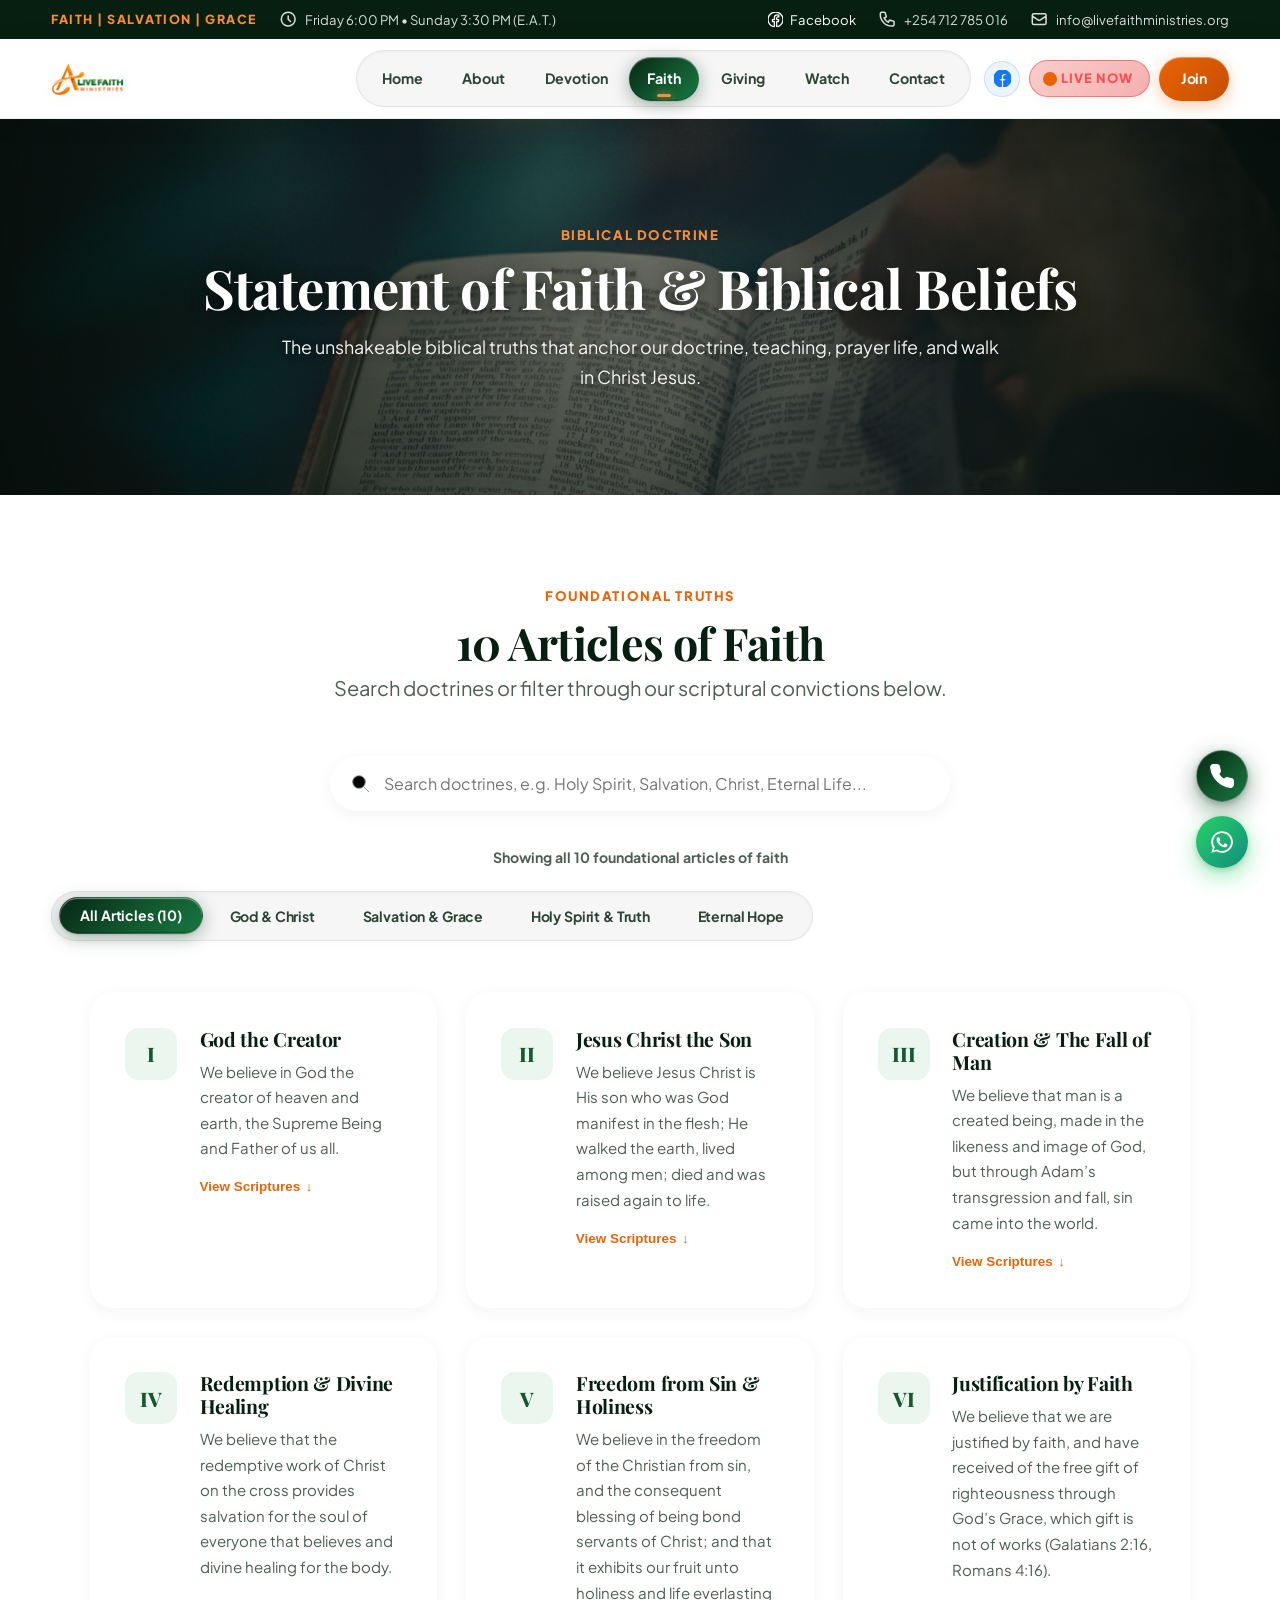
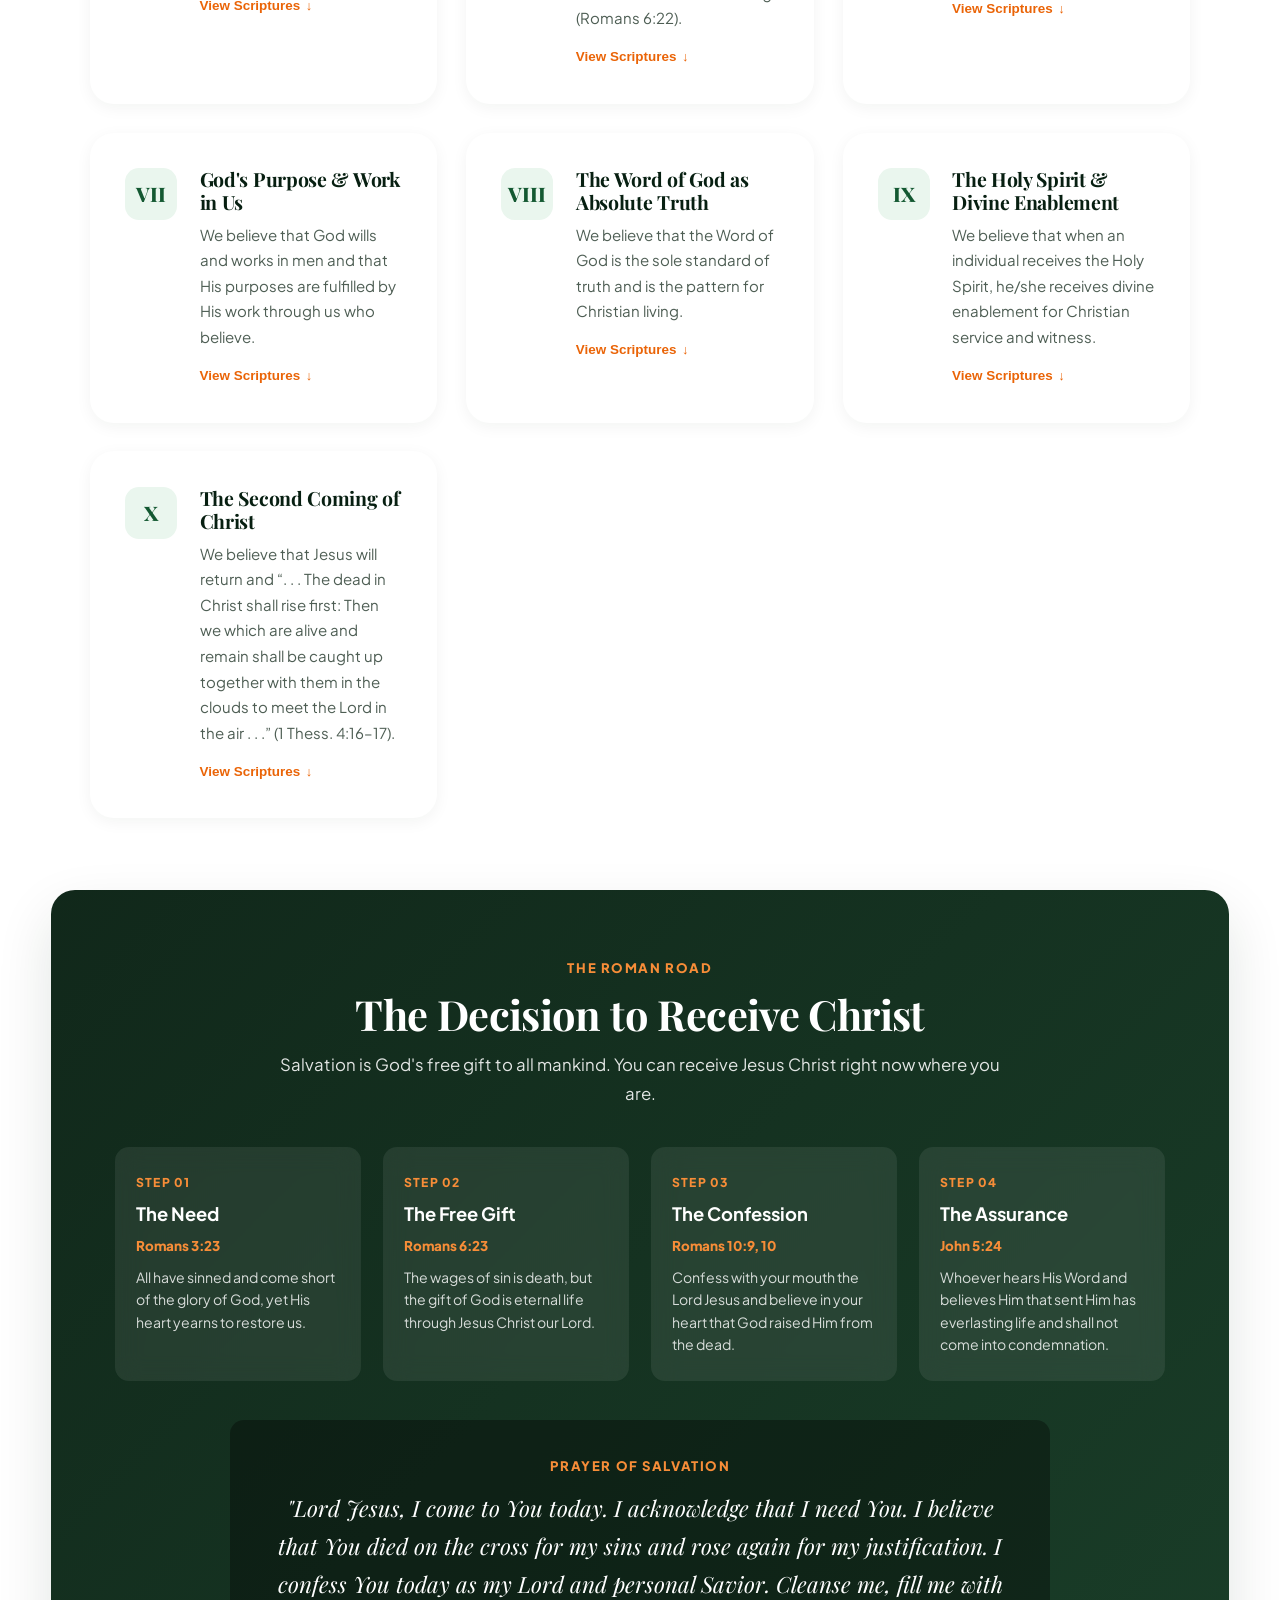
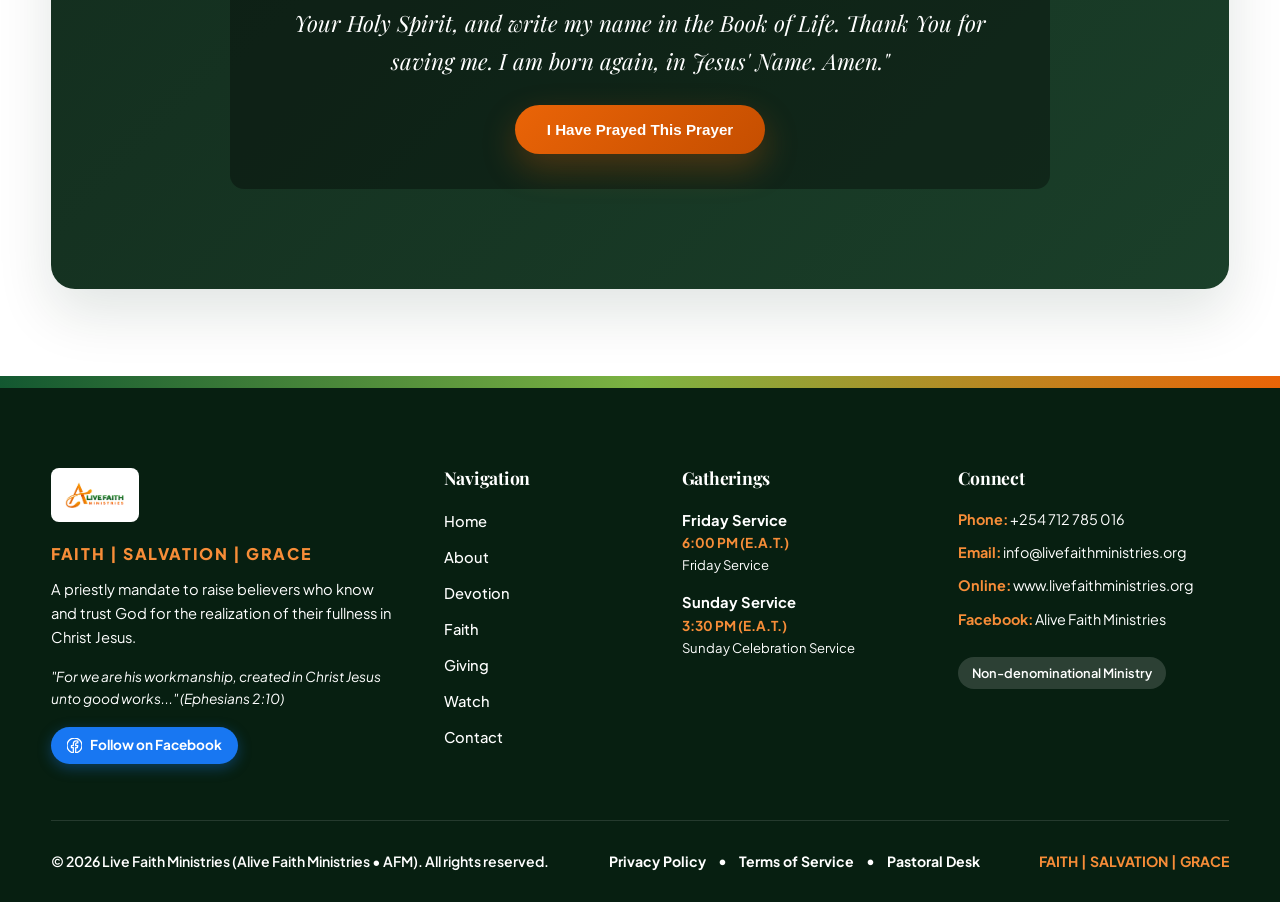
<file: faith.html>
<!DOCTYPE html>
<html lang="en" dir="ltr" prefix="og: https://ogp.me/ns#">
<head>
  <meta charset="UTF-8">
  <meta http-equiv="X-UA-Compatible" content="IE=edge">
  <meta name="viewport" content="width=device-width, initial-scale=1.0, viewport-fit=cover">
  <meta name="format-detection" content="telephone=no">
  <title>Statement of Faith &amp; Beliefs | Live Faith Ministries</title>
  <meta name="description" content="Read the 10 foundational biblical articles and Statement of Faith of Live Faith Ministries (Alive Faith Ministries) in Nairobi, Kenya.">
  <meta name="keywords" content="Statement of Faith, Christian Doctrine Nairobi, Live Faith Ministries Beliefs, 10 Foundational Articles of Truth, Bible Study">
  <meta name="author" content="Live Faith Ministries">
  <meta name="robots" content="index, follow, max-image-preview:large, max-snippet:-1, max-video-preview:-1">
  <link rel="canonical" href="https://www.livefaithministries.org/faith">

  <!-- Search Engine Verification (Google & Bing) -->
  <meta name="google-site-verification" content="googlee439da0fb1beeddb">
  <meta name="google-site-verification" content="e439da0fb1beeddb">
  <meta name="msvalidate.01" content="918D94204B716ABA93451065E721A619">

  <!-- Open Graph / Facebook / WhatsApp Meta Tags -->
  <meta property="og:type" content="website">
  <meta property="og:url" content="https://www.livefaithministries.org/faith">
  <meta property="og:site_name" content="Live Faith Ministries (Alive Faith Ministries)">
  <meta property="og:title" content="Statement of Faith &amp; Beliefs | Live Faith Ministries">
  <meta property="og:description" content="Read the 10 foundational biblical articles and Statement of Faith of Live Faith Ministries (Alive Faith Ministries) in Nairobi, Kenya.">
  <meta property="og:image" content="https://www.livefaithministries.org/assets/images/worship-hero.jpg">
  <meta property="og:image:secure_url" content="https://www.livefaithministries.org/assets/images/worship-hero.jpg">
  <meta property="og:image:type" content="image/jpeg">
  <meta property="og:image:width" content="1600">
  <meta property="og:image:height" content="1064">
  <meta property="og:image:alt" content="Live Faith Ministries - Church Worship and Word Gathering Nairobi">
  <meta property="og:locale" content="en_US">
  <meta property="og:locale:alternate" content="en_GB">

  <!-- Local SEO & Geographic Meta Tags (Nairobi, Kenya) -->
  <meta name="geo.region" content="KE-30">
  <meta name="geo.placename" content="Nairobi, Kenya">
  <meta name="geo.position" content="-1.319247;36.892543">
  <meta name="ICBM" content="-1.319247, 36.892543">

  <!-- Twitter / X Meta Tags -->
  <meta name="twitter:card" content="summary_large_image">
  <meta name="twitter:url" content="https://www.livefaithministries.org/faith">
  <meta name="twitter:title" content="Statement of Faith &amp; Beliefs | Live Faith Ministries">
  <meta name="twitter:description" content="Read the 10 foundational biblical articles and Statement of Faith of Live Faith Ministries (Alive Faith Ministries) in Nairobi, Kenya.">
  <meta name="twitter:image" content="https://www.livefaithministries.org/assets/images/worship-hero.jpg">

  <!-- Mobile Theme & PWA Manifest -->
  <meta name="theme-color" content="#071f11">
  <meta name="apple-mobile-web-app-capable" content="yes">
  <meta name="apple-mobile-web-app-status-bar-style" content="black-translucent">
  <meta name="apple-mobile-web-app-title" content="Live Faith">
  <link rel="manifest" href="site.webmanifest">

  <!-- Favicon and Brand Touch Icons -->
  <link rel="icon" type="image/x-icon" href="assets/images/favicon.ico">
  <link rel="icon" type="image/png" sizes="32x32" href="assets/images/favicon-32x32.png">
  <link rel="icon" type="image/png" sizes="16x16" href="assets/images/favicon-16x16.png">
  <link rel="icon" type="image/png" sizes="48x48" href="assets/images/favicon-48x48.png">
  <link rel="apple-touch-icon" sizes="180x180" href="assets/images/apple-touch-icon.png">
  <link rel="shortcut icon" href="favicon.ico">

  <!-- Fonts: Playfair Display & Plus Jakarta Sans -->
  <link rel="preconnect" href="https://fonts.googleapis.com">
  <link rel="preconnect" href="https://fonts.gstatic.com" crossorigin>
  <link href="https://fonts.googleapis.com/css2?family=Playfair+Display:ital,wght@0,500;0,600;0,700;0,800;1,400;1,600&family=Plus+Jakarta+Sans:wght@300;400;500;600;700;800&display=swap" rel="stylesheet">

  <!-- Main Stylesheet -->
  <link rel="stylesheet" href="assets/css/style.css?v=7.1">

  <!-- Structured Data (JSON-LD) -->
  <script type="application/ld+json">
  {
    "@context": "https://schema.org",
    "@graph": [
      {
        "@type": "Church",
        "@id": "https://www.livefaithministries.org/#church",
        "name": "Live Faith Ministries",
        "alternateName": [
          "Alive Faith Ministries",
          "AFM"
        ],
        "url": "https://www.livefaithministries.org/"
      },
      {
        "@type": "WebPage",
        "@id": "https://www.livefaithministries.org/faith#webpage",
        "url": "https://www.livefaithministries.org/faith",
        "name": "Statement of Faith & Beliefs | Live Faith Ministries",
        "description": "Read the 10 foundational biblical articles and Statement of Faith of Live Faith Ministries (Alive Faith Ministries) in Nairobi, Kenya.",
        "isPartOf": {
          "@id": "https://www.livefaithministries.org/#website"
        },
        "about": {
          "@id": "https://www.livefaithministries.org/#church"
        }
      },
      {
        "@type": "BreadcrumbList",
        "itemListElement": [
          {
            "@type": "ListItem",
            "position": 1,
            "name": "Home",
            "item": "https://www.livefaithministries.org/"
          },
          {
            "@type": "ListItem",
            "position": 2,
            "name": "Statement of Faith",
            "item": "https://www.livefaithministries.org/faith"
          }
        ]
      }
    ]
  }
  </script>
</head>
<body>

<!-- Accessible Skip to Content Link -->
  <a href="#main-content" class="skip-link">Skip to main content</a>

  <!-- Top Announcement Bar (Desktop & Wide Displays) -->
  <div class="topbar">
    <div class="container topbar-content">
      <div class="topbar-info">
        <span class="topbar-tag">
          FAITH | SALVATION | GRACE        </span>
        <span class="topbar-item hide-mobile">
          <svg class="icon" viewBox="0 0 24 24"><path d="M12 8v4l3 3m6-3a9 9 0 11-18 0 9 9 0 0118 0z"></path></svg>
          Friday 6:00 PM &bull; Sunday 3:30 PM (E.A.T.)
        </span>
      </div>
      <div class="topbar-info right-aligned">
        <a href="https://www.facebook.com/profile.php?id=61595832568680" target="_blank" rel="noopener noreferrer" class="topbar-item" style="color: #ffffff; display: inline-flex; align-items: center; gap: 0.4rem;" aria-label="Alive Faith Ministries on Facebook" title="Follow AFM on Facebook">
          <svg class="icon" viewBox="0 0 24 24" fill="#1877F2" style="width: 15px; height: 15px;"><path d="M24 12.073c0-6.627-5.373-12-12-12s-12 5.373-12 12c0 5.99 4.388 10.954 10.125 11.854v-8.385H7.078v-3.47h3.047V9.43c0-3.007 1.792-4.669 4.533-4.669 1.312 0 2.686.235 2.686.235v2.953H15.83c-1.491 0-1.956.925-1.956 1.874v2.25h3.328l-.532 3.47h-2.796v8.385C19.612 23.027 24 18.062 24 12.073z"/></svg>
          Facebook
        </a>
        <span class="topbar-item">
          <svg class="icon" viewBox="0 0 24 24"><path d="M3 5a2 2 0 012-2h3.28a1 1 0 01.948.684l1.498 4.493a1 1 0 01-.502 1.21l-2.257 1.13a11.042 11.042 0 005.516 5.516l1.13-2.257a1 1 0 011.21-.502l4.493 1.498a1 1 0 01.684.949V19a2 2 0 01-2 2h-1C9.716 21 3 14.284 3 6V5z"></path></svg>
          <a href="tel:+254712785016">+254 712 785 016</a>
        </span>
        <span class="topbar-item hide-mobile">
          <svg class="icon" viewBox="0 0 24 24"><path d="M3 8l7.89 5.26a2 2 0 002.22 0L21 8M5 19h14a2 2 0 002-2V7a2 2 0 00-2-2H5a2 2 0 00-2 2v10a2 2 0 002 2z"></path></svg>
          <a href="mailto:info@livefaithministries.org">info@livefaithministries.org</a>
        </span>
      </div>
    </div>
  </div>

  <!-- Primary Floating Island Header -->
  <header class="navbar">
    <div class="container navbar-container">
      <a href="/" class="brand-logo" aria-label="Alive Faith Ministries">
        <img src="assets/images/logo.png" alt="Alive Faith Ministries" width="595" height="420" decoding="async">
      </a>

      <!-- Right-Aligned Navigation Container -->
      <div class="nav-wrapper">
        <!-- Desktop Single-Word Tabs (Aligned Right, Zero Strokes) -->
        <ul class="desktop-nav-links">
          <li>
            <a href="/" class="nav-tab">
              Home
            </a>
          </li>
          <li>
            <a href="/about" class="nav-tab">
              About
            </a>
          </li>
          <li>
            <a href="/devotions" class="nav-tab">
              Devotion
            </a>
          </li>
          <li>
            <a href="/faith" class="nav-tab active" aria-current="page">
              Faith
            </a>
          </li>
          <li>
            <a href="/giving" class="nav-tab">
              Giving
            </a>
          </li>
          <li>
            <a href="/watch" class="nav-tab">
              Watch
            </a>
          </li>
          <li>
            <a href="/contact" class="nav-tab">
              Contact
            </a>
          </li>
        </ul>

        <!-- Right Action Items -->
        <div class="nav-actions">
          <a href="https://www.facebook.com/profile.php?id=61595832568680" target="_blank" rel="noopener noreferrer" class="nav-facebook-btn" aria-label="Visit AFM on Facebook" title="Follow us on Facebook">
            <svg class="icon" viewBox="0 0 24 24"><path d="M24 12.073c0-6.627-5.373-12-12-12s-12 5.373-12 12c0 5.99 4.388 10.954 10.125 11.854v-8.385H7.078v-3.47h3.047V9.43c0-3.007 1.792-4.669 4.533-4.669 1.312 0 2.686.235 2.686.235v2.953H15.83c-1.491 0-1.956.925-1.956 1.874v2.25h3.328l-.532 3.47h-2.796v8.385C19.612 23.027 24 18.062 24 12.073z"/></svg>
          </a>
          <!-- Dynamic Live Stream Beacon (Activated Exclusively When Gathering is Live) -->
          <a href="/watch" class="nav-live-pill" id="nav-live-pill" style="display: none;">
            <span class="live-pulse-dot"></span>
            <span>Live Now</span>
          </a>
          <a href="/contact" class="btn btn-primary nav-cta-btn hide-on-mobile">
            Join
          </a>
        </div>

        <!-- Mobile Right Hamburger Toggle (Accessible, Kinetic & Clean) -->
        <button class="mobile-toggle" id="mobile-toggle-btn" aria-label="Open Navigation Menu" aria-expanded="false">
          <span class="hamburger-bar bar-1"></span>
          <span class="hamburger-bar bar-2"></span>
          <span class="hamburger-bar bar-3"></span>
        </button>
      </div>
    </div>
  </header>

  <!-- Mobile Drawer Backdrop Overlay (Cleanly separated outside navbar) -->
  <div class="drawer-backdrop" id="drawer-backdrop"></div>

  <!-- Dedicated Luxury Mobile Slide Drawer (Right-Side, Zero Stacking Conflicts) -->
  <aside class="mobile-drawer" id="mobile-drawer" aria-label="Mobile Navigation Menu">
    <div class="mobile-drawer-inner">
      
      <!-- Drawer Header with Logo & Touch-Friendly Close Button -->
      <div class="mobile-drawer-header">
        <div class="drawer-brand">
          <img src="assets/images/logo.png" alt="Alive Faith Ministries" width="595" height="420" decoding="async">
          <div class="drawer-brand-text">
            <strong>AFM</strong>
            <span class="drawer-priestly-badge">Priestly Mandate</span>
          </div>
        </div>
        <button class="mobile-drawer-close" id="mobile-drawer-close" aria-label="Close navigation menu">
          <svg class="icon" viewBox="0 0 24 24"><path d="M6 18L18 6M6 6l12 12"></path></svg>
        </button>
      </div>

      <!-- Single-Word Mobile Menu Items with Icons & Subtitles -->
      <ul class="mobile-drawer-nav">
        <li>
          <a href="/" class="mobile-nav-item">
            <div class="mobile-item-icon">
              <svg class="icon" viewBox="0 0 24 24"><path d="M3 12l2-2m0 0l7-7 7 7M5 10v10a1 1 0 001 1h3m10-11l2 2m-2-2v10a1 1 0 01-1 1h-3m-6 0a1 1 0 001-1v-4a1 1 0 011-1h2a1 1 0 011 1v4a1 1 0 001 1m-6 0h6"></path></svg>
            </div>
            <div class="mobile-item-text">
              <span class="mobile-item-title">Home</span>
              <span class="mobile-item-sub">Experience Faith, Grace &amp; Intimacy</span>
            </div>
            <span class="mobile-item-arrow">&rarr;</span>
          </a>
        </li>
        <li>
          <a href="/about" class="mobile-nav-item">
            <div class="mobile-item-icon">
              <svg class="icon" viewBox="0 0 24 24"><path d="M13 16h-1v-4h-1m1-4h.01M21 12a9 9 0 11-18 0 9 9 0 0118 0z"></path></svg>
            </div>
            <div class="mobile-item-text">
              <span class="mobile-item-title">About</span>
              <span class="mobile-item-sub">Our Mandate, Vision &amp; 5 Values</span>
            </div>
            <span class="mobile-item-arrow">&rarr;</span>
          </a>
        </li>
        <li>
          <a href="/devotions" class="mobile-nav-item">
            <div class="mobile-item-icon" style="background: rgba(234, 100, 7, 0.12); color: var(--gold-start);">
              <svg class="icon" viewBox="0 0 24 24"><path d="M12 6.253v13m0-13C10.832 5.477 9.246 5 7.5 5S4.168 5.477 3 6.253v13C4.168 18.477 5.754 18 7.5 18s3.332.477 4.5 1.253m0-13C13.168 5.477 14.754 5 16.5 5c1.747 0 3.332.477 4.5 1.253v13C19.832 18.477 18.247 18 16.5 18c-1.746 0-3.332.477-4.5 1.253"></path></svg>
            </div>
            <div class="mobile-item-text">
              <span class="mobile-item-title">Devotion</span>
              <span class="mobile-item-sub">Daily Priestly Word &amp; Declaration</span>
            </div>
            <span class="mobile-item-arrow">&rarr;</span>
          </a>
        </li>
        <li>
          <a href="/faith" class="mobile-nav-item active" aria-current="page">
            <div class="mobile-item-icon">
              <svg class="icon" viewBox="0 0 24 24"><path d="M12 6.253v13m0-13C10.832 5.477 9.246 5 7.5 5S4.168 5.477 3 6.253v13C4.168 18.477 5.754 18 7.5 18s3.332.477 4.5 1.253m0-13C13.168 5.477 14.754 5 16.5 5c1.747 0 3.332.477 4.5 1.253v13C19.832 18.477 18.247 18 16.5 18c-1.746 0-3.332.477-4.5 1.253"></path></svg>
            </div>
            <div class="mobile-item-text">
              <span class="mobile-item-title">Faith</span>
              <span class="mobile-item-sub">10 Foundational Articles of Truth</span>
            </div>
            <span class="mobile-item-arrow">&rarr;</span>
          </a>
        </li>
        <li>
          <a href="/giving" class="mobile-nav-item">
            <div class="mobile-item-icon amber">
              <svg class="icon" viewBox="0 0 24 24"><path d="M17 20h5v-2a3 3 0 00-5.356-1.857M17 20H7m10 0v-2c0-.656-.126-1.283-.356-1.857M7 20H2v-2a3 3 0 015.356-1.857M7 20v-2c0-.656.126-1.283.356-1.857m0 0a5.002 5.002 0 019.288 0M15 7a3 3 0 11-6 0 3 3 0 016 0zm6 3a2 2 0 11-4 0 2 2 0 014 0zM7 10a2 2 0 11-4 0 2 2 0 014 0z"></path></svg>
            </div>
            <div class="mobile-item-text">
              <span class="mobile-item-title">Giving</span>
              <span class="mobile-item-sub">M-Pesa Stewardship &amp; Partnership</span>
            </div>
            <span class="mobile-item-arrow">&rarr;</span>
          </a>
        </li>
        <li>
          <a href="/watch" class="mobile-nav-item">
            <div class="mobile-item-icon amber">
              <svg class="icon" viewBox="0 0 24 24"><path d="M14.752 11.168l-3.197-2.132A1 1 0 0010 9.87v4.263a1 1 0 001.555.832l3.197-2.132a1 1 0 000-1.664z"></path><path d="M21 12a9 9 0 11-18 0 9 9 0 0118 0z"></path></svg>
            </div>
            <div class="mobile-item-text">
              <span class="mobile-item-title">Watch</span>
              <span class="mobile-item-sub">Live Broadcast &amp; Archive Stream</span>
            </div>
            <span class="mobile-item-arrow">&rarr;</span>
          </a>
        </li>
        <li>
          <a href="/contact" class="mobile-nav-item">
            <div class="mobile-item-icon">
              <svg class="icon" viewBox="0 0 24 24"><path d="M3 8l7.89 5.26a2 2 0 002.22 0L21 8M5 19h14a2 2 0 002-2V7a2 2 0 00-2-2H5a2 2 0 00-2 2v10a2 2 0 002 2z"></path></svg>
            </div>
            <div class="mobile-item-text">
              <span class="mobile-item-title">Contact</span>
              <span class="mobile-item-sub">Prayer Requests &amp; Plan a Visit</span>
            </div>
            <span class="mobile-item-arrow">&rarr;</span>
          </a>
        </li>
      </ul>

      <!-- Drawer Action Buttons -->
      <div class="mobile-drawer-actions">
        <a href="/watch" class="btn btn-primary" id="drawer-watch-live-btn" style="width: 100%;">
          <span class="live-pulse-dot" id="drawer-live-pulse-dot" style="background-color: #ffffff; display: none;"></span>
          <span id="drawer-watch-label">Watch Services</span>
        </a>
        <a href="/contact" class="btn btn-secondary" style="width: 100%;">
          Plan a Visit
        </a>
      </div>

      <!-- Quick Contact Info in Drawer -->
      <div class="mobile-drawer-contact">
        <div class="drawer-contact-item">
          <svg class="icon" viewBox="0 0 24 24"><path d="M3 5a2 2 0 012-2h3.28a1 1 0 01.948.684l1.498 4.493a1 1 0 01-.502 1.21l-2.257 1.13a11.042 11.042 0 005.516 5.516l1.13-2.257a1 1 0 011.21-.502l4.493 1.498a1 1 0 01.684.949V19a2 2 0 01-2 2h-1C9.716 21 3 14.284 3 6V5z"></path></svg>
          <a href="tel:+254712785016">Call: +254 712 785 016</a>
        </div>
        <div class="drawer-contact-item">
          <svg class="icon" viewBox="0 0 24 24" fill="#25D366"><path d="M12.031 2C6.496 2 2 6.496 2 12.031c0 1.97.57 3.81 1.558 5.372L2.094 22l4.75-1.442A9.97 9.97 0 0012.03 22c5.535 0 10.031-4.496 10.031-10.031S17.566 2 12.031 2zm0 18.25a8.21 8.21 0 01-4.225-1.168l-.304-.18-3.13.951.956-3.045-.198-.316A8.19 8.19 0 013.78 12.03c0-4.55 3.7-8.25 8.25-8.25 4.55 0 8.25 3.7 8.25 8.25 0 4.55-3.7 8.25-8.25 8.25zm4.516-6.19c-.248-.124-1.464-.722-1.691-.805-.227-.083-.393-.124-.558.124-.165.248-.64 1.054-.785 1.219-.145.165-.29.186-.538.062-.248-.124-1.047-.386-1.995-1.231-.738-.658-1.237-1.472-1.382-1.72-.145-.248-.015-.382.109-.505.111-.111.248-.29.372-.435.124-.145.165-.248.248-.413.083-.165.041-.31-.021-.435-.062-.124-.558-1.344-.765-1.841-.2-.484-.403-.418-.558-.426-.145-.008-.31-.01-.475-.01-.165 0-.434.062-.661.31-.227.248-.868.848-.868 2.068s.889 2.399 1.013 2.564c.124.165 1.748 2.669 4.234 3.743.592.256 1.054.409 1.414.523.595.189 1.136.162 1.564.098.477-.072 1.464-.599 1.671-1.178.207-.579.207-1.075.145-1.178-.062-.103-.227-.165-.475-.29z"/></svg>
          <a href="https://wa.me/254712785016?text=Hello%20Alive%20Faith%20Ministries,%20I%20would%20like%20to%20connect%20with%20you." target="_blank" rel="noopener noreferrer">WhatsApp Chat</a>
        </div>
        <div class="drawer-contact-item">
          <svg class="icon" viewBox="0 0 24 24"><path d="M3 8l7.89 5.26a2 2 0 002.22 0L21 8M5 19h14a2 2 0 002-2V7a2 2 0 00-2-2H5a2 2 0 00-2 2v10a2 2 0 002 2z"></path></svg>
          <a href="mailto:info@livefaithministries.org">info@livefaithministries.org</a>
        </div>
        <div class="drawer-contact-item">
          <svg class="icon" viewBox="0 0 24 24" fill="#1877F2"><path d="M24 12.073c0-6.627-5.373-12-12-12s-12 5.373-12 12c0 5.99 4.388 10.954 10.125 11.854v-8.385H7.078v-3.47h3.047V9.43c0-3.007 1.792-4.669 4.533-4.669 1.312 0 2.686.235 2.686.235v2.953H15.83c-1.491 0-1.956.925-1.956 1.874v2.25h3.328l-.532 3.47h-2.796v8.385C19.612 23.027 24 18.062 24 12.073z"/></svg>
          <a href="https://www.facebook.com/profile.php?id=61595832568680" target="_blank" rel="noopener noreferrer">Facebook Page</a>
        </div>
        <div class="drawer-times-badge">
          Friday 6:00 PM &bull; Sunday 3:30 PM (E.A.T.)
        </div>
      </div>

    </div>
  </aside>

  <!-- Mobile Floating Quick-Action Bar (Sticky Under Thumbs) -->
  <nav class="mobile-bottom-bar" aria-label="Mobile Quick Access">
    <a href="/" class="bottom-bar-item">
      <svg class="icon" viewBox="0 0 24 24"><path d="M3 12l2-2m0 0l7-7 7 7M5 10v10a1 1 0 001 1h3m10-11l2 2m-2-2v10a1 1 0 01-1 1h-3m-6 0a1 1 0 001-1v-4a1 1 0 011-1h2a1 1 0 011 1v4a1 1 0 001 1m-6 0h6"></path></svg>
      <span>Home</span>
    </a>
    <a href="/watch" class="bottom-bar-item">
      <span class="live-pulse-dot" id="bottom-bar-live-dot" style="position: absolute; top: 6px; right: 22%; display: none;"></span>
      <svg class="icon" viewBox="0 0 24 24"><path d="M14.752 11.168l-3.197-2.132A1 1 0 0010 9.87v4.263a1 1 0 001.555.832l3.197-2.132a1 1 0 000-1.664z"></path><path d="M21 12a9 9 0 11-18 0 9 9 0 0118 0z"></path></svg>
      <span>Watch</span>
    </a>
    <a href="/giving" class="bottom-bar-item">
      <svg class="icon" viewBox="0 0 24 24"><path d="M17 20h5v-2a3 3 0 00-5.356-1.857M17 20H7m10 0v-2c0-.656-.126-1.283-.356-1.857M7 20H2v-2a3 3 0 015.356-1.857M7 20v-2c0-.656.126-1.283.356-1.857m0 0a5.002 5.002 0 019.288 0M15 7a3 3 0 11-6 0 3 3 0 016 0zm6 3a2 2 0 11-4 0 2 2 0 014 0zM7 10a2 2 0 11-4 0 2 2 0 014 0z"></path></svg>
      <span>Give</span>
    </a>
    <a href="/contact" class="bottom-bar-item">
      <svg class="icon" viewBox="0 0 24 24"><path d="M12 2l3.09 6.26L22 9.27l-5 4.87 1.18 6.88L12 17.77l-6.18 3.25L7 14.14 2 9.27l6.91-1.01L12 2z"></path></svg>
      <span>Prayer</span>
    </a>
    <button type="button" class="bottom-bar-item" id="bottom-bar-menu-btn" aria-label="Open Full Menu">
      <svg class="icon" viewBox="0 0 24 24"><path d="M4 6h16M4 12h16M4 18h16"></path></svg>
      <span>Menu</span>
    </button>
  </nav>

<main id="main-content">
<section class="page-banner page-banner-faith">
    <div class="banner-bg-drift" style="background-image: url('assets/images/bible-bg.jpg');"></div>
    <div class="banner-vignette"></div>
    <div class="container banner-inner">
      <span class="section-tag" style="color: var(--amber-light);">Biblical Doctrine</span>
      <h1>Statement of Faith &amp; Biblical Beliefs</h1>
      <p class="lead">
        The unshakeable biblical truths that anchor our doctrine, teaching, prayer life, and walk in Christ Jesus.
      </p>
    </div>
  </section>

  <section class="section section-white">
    <div class="container">
      <div class="section-header">
        <span class="section-tag">Foundational Truths</span>
        <h2>10 Articles of Faith</h2>
        <p class="lead">Search doctrines or filter through our scriptural convictions below.</p>
      </div>

      <!-- Real-Time Interactive Search Bar -->
      <div class="faith-search-wrap">
        <svg class="faith-search-icon" viewBox="0 0 24 24"><path d="M21 21l-6-6m2-5a7 7 0 11-14 0 7 7 0 0114 0z"></path></svg>
        <input type="text" id="faith-search-input" class="faith-search-input" placeholder="Search doctrines, e.g. Holy Spirit, Salvation, Christ, Eternal Life...">
      </div>

      <div class="faith-count-badge" id="faith-count-badge">
        Showing all 10 foundational articles of faith
      </div>

      <!-- Interactive Category Filter Bar -->
      <div class="faith-filter-bar">
        <button class="filter-btn active" type="button" data-filter="all">All Articles (10)</button>
        <button class="filter-btn" type="button" data-filter="god">God &amp; Christ</button>
        <button class="filter-btn" type="button" data-filter="salvation">Salvation &amp; Grace</button>
        <button class="filter-btn" type="button" data-filter="spirit">Holy Spirit &amp; Truth</button>
        <button class="filter-btn" type="button" data-filter="hope">Eternal Hope</button>
      </div>

      <!-- 10 Articles Grid with Scriptural Expanders -->
      <div class="faith-articles-grid">
                  <div class="faith-card spotlight-card" data-category="god">
            <div class="num-badge">
              I            </div>
            <div style="flex-grow: 1;">
              <h4 style="font-size: 1.22rem; margin-bottom: 0.5rem; color: var(--green-darkest);">
                God the Creator              </h4>
              <p style="font-size: 0.94rem; color: var(--text-muted); line-height: 1.7; margin: 0 0 0.5rem 0;">
                We believe in God the creator of heaven and earth, the Supreme Being and Father of us all.              </p>
              
              <button type="button" class="scripture-toggle-btn" data-target="scripture-box-0">
                View Scriptures <span style="font-size: 0.8rem;">&darr;</span>
              </button>
              
              <div class="faith-scripture-box" id="scripture-box-0">
                <strong>Scriptural Proof:</strong><br>
                Genesis 1:1, 26 &bull; Deuteronomy 6:4 &bull; 1 John 5:7 &bull; Matthew 28:19: "For there are three that bear record in heaven, the Father, the Word, and the Holy Ghost: and these three are one."              </div>
            </div>
          </div>
                  <div class="faith-card spotlight-card" data-category="god">
            <div class="num-badge">
              II            </div>
            <div style="flex-grow: 1;">
              <h4 style="font-size: 1.22rem; margin-bottom: 0.5rem; color: var(--green-darkest);">
                Jesus Christ the Son              </h4>
              <p style="font-size: 0.94rem; color: var(--text-muted); line-height: 1.7; margin: 0 0 0.5rem 0;">
                We believe Jesus Christ is His son who was God manifest in the flesh; He walked the earth, lived among men; died and was raised again to life.              </p>
              
              <button type="button" class="scripture-toggle-btn" data-target="scripture-box-1">
                View Scriptures <span style="font-size: 0.8rem;">&darr;</span>
              </button>
              
              <div class="faith-scripture-box" id="scripture-box-1">
                <strong>Scriptural Proof:</strong><br>
                John 1:1, 14 &bull; 1 Corinthians 15:3, 4 &bull; 1 Timothy 3:16 &bull; Hebrews 4:15: "And the Word was made flesh, and dwelt among us, and we beheld His glory."              </div>
            </div>
          </div>
                  <div class="faith-card spotlight-card" data-category="salvation">
            <div class="num-badge">
              III            </div>
            <div style="flex-grow: 1;">
              <h4 style="font-size: 1.22rem; margin-bottom: 0.5rem; color: var(--green-darkest);">
                Creation &amp; The Fall of Man              </h4>
              <p style="font-size: 0.94rem; color: var(--text-muted); line-height: 1.7; margin: 0 0 0.5rem 0;">
                We believe that man is a created being, made in the likeness and image of God, but through Adam’s transgression and fall, sin came into the world.              </p>
              
              <button type="button" class="scripture-toggle-btn" data-target="scripture-box-2">
                View Scriptures <span style="font-size: 0.8rem;">&darr;</span>
              </button>
              
              <div class="faith-scripture-box" id="scripture-box-2">
                <strong>Scriptural Proof:</strong><br>
                Ephesians 2:8, 9 &bull; Romans 3:24 &bull; Romans 5:8 &bull; Titus 3:5: "For by grace are ye saved through faith; and that not of yourselves: it is the gift of God: not of works."              </div>
            </div>
          </div>
                  <div class="faith-card spotlight-card" data-category="salvation">
            <div class="num-badge">
              IV            </div>
            <div style="flex-grow: 1;">
              <h4 style="font-size: 1.22rem; margin-bottom: 0.5rem; color: var(--green-darkest);">
                Redemption &amp; Divine Healing              </h4>
              <p style="font-size: 0.94rem; color: var(--text-muted); line-height: 1.7; margin: 0 0 0.5rem 0;">
                We believe that the redemptive work of Christ on the cross provides salvation for the soul of everyone that believes and divine healing for the body.              </p>
              
              <button type="button" class="scripture-toggle-btn" data-target="scripture-box-3">
                View Scriptures <span style="font-size: 0.8rem;">&darr;</span>
              </button>
              
              <div class="faith-scripture-box" id="scripture-box-3">
                <strong>Scriptural Proof:</strong><br>
                1 John 1:9 &bull; Acts 3:19 &bull; 2 Corinthians 7:10 &bull; Luke 13:3: "If we confess our sins, He is faithful and just to forgive us our sins, and to cleanse us from all unrighteousness."              </div>
            </div>
          </div>
                  <div class="faith-card spotlight-card" data-category="hope">
            <div class="num-badge">
              V            </div>
            <div style="flex-grow: 1;">
              <h4 style="font-size: 1.22rem; margin-bottom: 0.5rem; color: var(--green-darkest);">
                Freedom from Sin &amp; Holiness              </h4>
              <p style="font-size: 0.94rem; color: var(--text-muted); line-height: 1.7; margin: 0 0 0.5rem 0;">
                We believe in the freedom of the Christian from sin, and the consequent blessing of being bond servants of Christ; and that it exhibits our fruit unto holiness and life everlasting (Romans 6:22).              </p>
              
              <button type="button" class="scripture-toggle-btn" data-target="scripture-box-4">
                View Scriptures <span style="font-size: 0.8rem;">&darr;</span>
              </button>
              
              <div class="faith-scripture-box" id="scripture-box-4">
                <strong>Scriptural Proof:</strong><br>
                Romans 5:1 &bull; Galatians 2:16 &bull; Romans 8:1 &bull; 2 Corinthians 5:21: "Therefore being justified by faith, we have peace with God through our Lord Jesus Christ."              </div>
            </div>
          </div>
                  <div class="faith-card spotlight-card" data-category="salvation">
            <div class="num-badge">
              VI            </div>
            <div style="flex-grow: 1;">
              <h4 style="font-size: 1.22rem; margin-bottom: 0.5rem; color: var(--green-darkest);">
                Justification by Faith              </h4>
              <p style="font-size: 0.94rem; color: var(--text-muted); line-height: 1.7; margin: 0 0 0.5rem 0;">
                We believe that we are justified by faith, and have received of the free gift of righteousness through God’s Grace, which gift is not of works (Galatians 2:16, Romans 4:16).              </p>
              
              <button type="button" class="scripture-toggle-btn" data-target="scripture-box-5">
                View Scriptures <span style="font-size: 0.8rem;">&darr;</span>
              </button>
              
              <div class="faith-scripture-box" id="scripture-box-5">
                <strong>Scriptural Proof:</strong><br>
                Matthew 28:19 &bull; Acts 2:38 &bull; Romans 6:3, 4 &bull; Colossians 2:12: "Buried with Him in baptism, wherein also ye are risen with Him through the faith of the operation of God."              </div>
            </div>
          </div>
                  <div class="faith-card spotlight-card" data-category="spirit">
            <div class="num-badge">
              VII            </div>
            <div style="flex-grow: 1;">
              <h4 style="font-size: 1.22rem; margin-bottom: 0.5rem; color: var(--green-darkest);">
                God&#039;s Purpose &amp; Work in Us              </h4>
              <p style="font-size: 0.94rem; color: var(--text-muted); line-height: 1.7; margin: 0 0 0.5rem 0;">
                We believe that God wills and works in men and that His purposes are fulfilled by His work through us who believe.              </p>
              
              <button type="button" class="scripture-toggle-btn" data-target="scripture-box-6">
                View Scriptures <span style="font-size: 0.8rem;">&darr;</span>
              </button>
              
              <div class="faith-scripture-box" id="scripture-box-6">
                <strong>Scriptural Proof:</strong><br>
                Acts 1:8 &bull; Acts 2:4 &bull; Matthew 3:11 &bull; Luke 24:49: "And they were all filled with the Holy Ghost, and began to speak with other tongues, as the Spirit gave them utterance."              </div>
            </div>
          </div>
                  <div class="faith-card spotlight-card" data-category="spirit">
            <div class="num-badge">
              VIII            </div>
            <div style="flex-grow: 1;">
              <h4 style="font-size: 1.22rem; margin-bottom: 0.5rem; color: var(--green-darkest);">
                The Word of God as Absolute Truth              </h4>
              <p style="font-size: 0.94rem; color: var(--text-muted); line-height: 1.7; margin: 0 0 0.5rem 0;">
                We believe that the Word of God is the sole standard of truth and is the pattern for Christian living.              </p>
              
              <button type="button" class="scripture-toggle-btn" data-target="scripture-box-7">
                View Scriptures <span style="font-size: 0.8rem;">&darr;</span>
              </button>
              
              <div class="faith-scripture-box" id="scripture-box-7">
                <strong>Scriptural Proof:</strong><br>
                1 Corinthians 12:4 to 11 &bull; Romans 12:6 to 8 &bull; 1 Corinthians 14:1: "Now concerning spiritual gifts, brethren, I would not have you ignorant... but the manifestation of the Spirit is given to every man to profit withal."              </div>
            </div>
          </div>
                  <div class="faith-card spotlight-card" data-category="spirit">
            <div class="num-badge">
              IX            </div>
            <div style="flex-grow: 1;">
              <h4 style="font-size: 1.22rem; margin-bottom: 0.5rem; color: var(--green-darkest);">
                The Holy Spirit &amp; Divine Enablement              </h4>
              <p style="font-size: 0.94rem; color: var(--text-muted); line-height: 1.7; margin: 0 0 0.5rem 0;">
                We believe that when an individual receives the Holy Spirit, he/she receives divine enablement for Christian service and witness.              </p>
              
              <button type="button" class="scripture-toggle-btn" data-target="scripture-box-8">
                View Scriptures <span style="font-size: 0.8rem;">&darr;</span>
              </button>
              
              <div class="faith-scripture-box" id="scripture-box-8">
                <strong>Scriptural Proof:</strong><br>
                1 Thessalonians 5:23 &bull; Hebrews 12:14 &bull; 1 Peter 1:15, 16 &bull; 2 Corinthians 7:1: "And the very God of peace sanctify you wholly; and I pray God your whole spirit and soul and body be preserved blameless."              </div>
            </div>
          </div>
                  <div class="faith-card spotlight-card" data-category="hope">
            <div class="num-badge">
              X            </div>
            <div style="flex-grow: 1;">
              <h4 style="font-size: 1.22rem; margin-bottom: 0.5rem; color: var(--green-darkest);">
                The Second Coming of Christ              </h4>
              <p style="font-size: 0.94rem; color: var(--text-muted); line-height: 1.7; margin: 0 0 0.5rem 0;">
                We believe that Jesus will return and “. . . The dead in Christ shall rise first: Then we which are alive and remain shall be caught up together with them in the clouds to meet the Lord in the air . . .” (1 Thess. 4:16–17).              </p>
              
              <button type="button" class="scripture-toggle-btn" data-target="scripture-box-9">
                View Scriptures <span style="font-size: 0.8rem;">&darr;</span>
              </button>
              
              <div class="faith-scripture-box" id="scripture-box-9">
                <strong>Scriptural Proof:</strong><br>
                1 Thessalonians 4:16, 17 &bull; 1 Corinthians 15:51, 52 &bull; Titus 2:13 &bull; Revelation 22:20: "For the Lord Himself shall descend from heaven with a shout, with the voice of the archangel, and with the trump of God: and the dead in Christ shall rise first."              </div>
            </div>
          </div>
              </div>

      <!-- Phaneroo-Style Salvation Pathway & Prayer Guide -->
      <div class="salvation-path-container">
        <div style="text-align: center; max-width: 720px; margin: 0 auto;">
          <span class="section-tag" style="color: var(--amber-light);">The Roman Road</span>
          <h2 style="color: #ffffff; font-size: clamp(1.8rem, 4vw, 2.6rem); margin-bottom: 0.8rem;">The Decision to Receive Christ</h2>
          <p style="color: rgba(255, 255, 255, 0.88); font-size: 1.05rem; line-height: 1.7;">
            Salvation is God's free gift to all mankind. You can receive Jesus Christ right now where you are.
          </p>
        </div>

        <div class="salvation-steps-grid">
          <div class="salvation-step-card">
            <div class="salvation-step-num">Step 01</div>
            <div class="salvation-step-title">The Need</div>
            <div class="salvation-step-ref">Romans 3:23</div>
            <p class="salvation-step-desc">All have sinned and come short of the glory of God, yet His heart yearns to restore us.</p>
          </div>

          <div class="salvation-step-card">
            <div class="salvation-step-num">Step 02</div>
            <div class="salvation-step-title">The Free Gift</div>
            <div class="salvation-step-ref">Romans 6:23</div>
            <p class="salvation-step-desc">The wages of sin is death, but the gift of God is eternal life through Jesus Christ our Lord.</p>
          </div>

          <div class="salvation-step-card">
            <div class="salvation-step-num">Step 03</div>
            <div class="salvation-step-title">The Confession</div>
            <div class="salvation-step-ref">Romans 10:9, 10</div>
            <p class="salvation-step-desc">Confess with your mouth the Lord Jesus and believe in your heart that God raised Him from the dead.</p>
          </div>

          <div class="salvation-step-card">
            <div class="salvation-step-num">Step 04</div>
            <div class="salvation-step-title">The Assurance</div>
            <div class="salvation-step-ref">John 5:24</div>
            <p class="salvation-step-desc">Whoever hears His Word and believes Him that sent Him has everlasting life and shall not come into condemnation.</p>
          </div>
        </div>

        <!-- The Sacred Prayer of Salvation Card -->
        <div class="salvation-prayer-card">
          <div style="font-size: 0.82rem; font-weight: 800; text-transform: uppercase; letter-spacing: 0.12em; color: var(--amber-light); margin-bottom: 0.8rem;">
            Prayer of Salvation
          </div>
          <div class="salvation-prayer-text">
            "Lord Jesus, I come to You today. I acknowledge that I need You. I believe that You died on the cross for my sins and rose again for my justification. I confess You today as my Lord and personal Savior. Cleanse me, fill me with Your Holy Spirit, and write my name in the Book of Life. Thank You for saving me. I am born again, in Jesus' Name. Amen."
          </div>
          <button type="button" class="btn btn-primary" id="salvation-confirm-btn" style="padding: 1rem 2rem;">
            I Have Prayed This Prayer
          </button>
        </div>

        <!-- Confirmation Feedback Banner -->
        <div class="decision-confirmed-banner" id="decision-confirmed-banner">
          <h3 style="color: #ffffff; margin-bottom: 0.4rem; font-size: 1.4rem;">Glory to God! Welcome to the Family of Christ!</h3>
          <p style="margin: 0 0 1rem 0; font-size: 0.98rem; color: rgba(255, 255, 255, 0.94);">
            Your sins are forgiven, and you are now a new creation in Christ Jesus. We would love to walk with you and help you grow in your faith.
          </p>
          <a href="/contact" class="btn btn-outline-light">
            Connect With a Pastor Today
          </a>
        </div>

      </div>

    </div>
  </section>
</main>

<!-- Vibrant Accent Ribbon (Phaneroo Style) -->
  <div class="phaneroo-accent-strip"></div>

  <!-- Ministry Footer (Clean, High-End & Stroke-Free) -->
  <footer class="footer">
    <div class="container">
      <div class="footer-grid">
        <!-- Col 1: Brand & Mandate -->
        <div class="footer-brand">
          <a href="/" class="footer-logo-link">
            <img src="assets/images/logo.png" alt="Alive Faith Ministries" width="595" height="420" decoding="async">
          </a>
          <p class="footer-tagline">
            FAITH | SALVATION | GRACE          </p>
          <p class="footer-desc">
            A priestly mandate to raise believers who know and trust God for the realization of their fullness in Christ Jesus.
          </p>
          <div class="footer-verse">
            "For we are his workmanship, created in Christ Jesus unto good works..." (Ephesians 2:10)
          </div>
          <div style="margin-top: 1rem;">
            <a href="https://www.facebook.com/profile.php?id=61595832568680" target="_blank" rel="noopener noreferrer" style="display: inline-flex; align-items: center; gap: 0.5rem; padding: 0.45rem 1rem; font-size: 0.85rem; font-weight: 700; border-radius: var(--radius-full); background: #1877F2; color: #ffffff; text-decoration: none; box-shadow: 0 4px 14px rgba(24, 119, 242, 0.35);">
              <svg class="icon" viewBox="0 0 24 24" fill="currentColor" style="width: 15px; height: 15px;"><path d="M24 12.073c0-6.627-5.373-12-12-12s-12 5.373-12 12c0 5.99 4.388 10.954 10.125 11.854v-8.385H7.078v-3.47h3.047V9.43c0-3.007 1.792-4.669 4.533-4.669 1.312 0 2.686.235 2.686.235v2.953H15.83c-1.491 0-1.956.925-1.956 1.874v2.25h3.328l-.532 3.47h-2.796v8.385C19.612 23.027 24 18.062 24 12.073z"/></svg>
              Follow on Facebook
            </a>
          </div>
        </div>

        <!-- Col 2: Single-Word Navigation -->
        <div class="footer-col">
          <h4>Navigation</h4>
          <ul class="footer-links">
            <li><a href="/">Home</a></li>
            <li><a href="/about">About</a></li>
            <li><a href="/devotions">Devotion</a></li>
            <li><a href="/faith">Faith</a></li>
            <li><a href="/giving">Giving</a></li>
            <li><a href="/watch">Watch</a></li>
            <li><a href="/contact">Contact</a></li>
          </ul>
        </div>

        <!-- Col 3: Service Times -->
        <div class="footer-col">
          <h4>Gatherings</h4>
          <ul class="footer-service-times">
                          <li>
                <div class="footer-service-day">Friday Service</div>
                <div class="footer-service-hour">6:00 PM (E.A.T.)</div>
                <div class="footer-service-title">Friday Service</div>
              </li>
                          <li>
                <div class="footer-service-day">Sunday Service</div>
                <div class="footer-service-hour">3:30 PM (E.A.T.)</div>
                <div class="footer-service-title">Sunday Celebration Service</div>
              </li>
                      </ul>
        </div>

        <!-- Col 4: Reach Alive Faith Ministries -->
        <div class="footer-col">
          <h4>Connect</h4>
          <p class="footer-contact-line">
            <span class="label">Phone:</span>
            <a href="tel:+254712785016">+254 712 785 016</a>
          </p>
          <p class="footer-contact-line">
            <span class="label">Email:</span>
            <a href="mailto:info@livefaithministries.org">info@livefaithministries.org</a>
          </p>
          <p class="footer-contact-line">
            <span class="label">Online:</span>
            <a href="https://www.livefaithministries.org" target="_blank" rel="noopener noreferrer">www.livefaithministries.org</a>
          </p>
          <p class="footer-contact-line">
            <span class="label">Facebook:</span>
            <a href="https://www.facebook.com/profile.php?id=61595832568680" target="_blank" rel="noopener noreferrer">Alive Faith Ministries</a>
          </p>
          <div class="footer-badge">
            Non-denominational Ministry
          </div>
        </div>
      </div>

      <!-- Footer Bottom (Clean, Well-Balanced 3-Column Baseline) -->
      <div class="footer-bottom">
        <p class="footer-copyright">&copy; 2026 Live Faith Ministries (Alive Faith Ministries &bull; AFM). All rights reserved.</p>
        <div class="footer-legal-row">
          <a href="/privacy.html" class="footer-legal-link">Privacy Policy</a>
          <span class="footer-legal-dot">&bull;</span>
          <a href="/terms.html" class="footer-legal-link">Terms of Service</a>
          <span class="footer-legal-dot">&bull;</span>
          <a href="/admin.html" class="footer-legal-link" title="Pastoral Devotional Desk Login">Pastoral Desk</a>
        </div>
        <p class="motto-pill">FAITH | SALVATION | GRACE</p>
      </div>
    </div>
  </footer>

  <!-- Floating Contact Dock (WhatsApp & Direct Phone Call) -->
  <aside class="floating-contact-dock" aria-label="Quick Contact Actions" style="display:flex;">
    <!-- Call Pastoral Desk -->
    <a href="tel:+254712785016" class="floating-action-btn btn-call" aria-label="Call Alive Faith Ministries Pastoral Desk (+254 712 785 016)" title="Call Us: +254 712 785 016" style="display:flex;">
      <span class="floating-btn-tooltip">Call Pastoral Desk</span>
      <svg class="floating-btn-icon" viewBox="0 0 24 24" fill="none" stroke="currentColor" stroke-width="2.2" stroke-linecap="round" stroke-linejoin="round">
        <path d="M22 16.92v3a2 2 0 0 1-2.18 2 19.79 19.79 0 0 1-8.63-3.07 19.5 19.5 0 0 1-6-6 19.79 19.79 0 0 1-3.07-8.67A2 2 0 0 1 4.11 2h3a2 2 0 0 1 2 1.72 12.84 12.84 0 0 0 .7 2.81 2 2 0 0 1-.45 2.11L8.09 9.91a16 16 0 0 0 6 6l1.27-1.27a2 2 0 0 1 2.11-.45 12.84 12.84 0 0 0 2.81.7A2 2 0 0 1 22 16.92z"></path>
      </svg>
    </a>

    <!-- WhatsApp Ministry Chat -->
    <a href="https://wa.me/254712785016?text=Hello%20Alive%20Faith%20Ministries,%20I%20would%20like%20to%20connect%20with%20you." target="_blank" rel="noopener noreferrer" class="floating-action-btn btn-whatsapp" aria-label="Chat with Alive Faith Ministries on WhatsApp" title="Chat on WhatsApp" style="display:flex;">
      <span class="floating-btn-pulse"></span>
      <span class="floating-btn-tooltip">Chat on WhatsApp</span>
      <svg class="floating-btn-icon" viewBox="0 0 24 24" fill="currentColor">
        <path d="M12.031 2C6.496 2 2 6.496 2 12.031c0 1.97.57 3.81 1.558 5.372L2.094 22l4.75-1.442A9.97 9.97 0 0012.03 22c5.535 0 10.031-4.496 10.031-10.031S17.566 2 12.031 2zm0 18.25a8.21 8.21 0 01-4.225-1.168l-.304-.18-3.13.951.956-3.045-.198-.316A8.19 8.19 0 013.78 12.03c0-4.55 3.7-8.25 8.25-8.25 4.55 0 8.25 3.7 8.25 8.25 0 4.55-3.7 8.25-8.25 8.25zm4.516-6.19c-.248-.124-1.464-.722-1.691-.805-.227-.083-.393-.124-.558.124-.165.248-.64 1.054-.785 1.219-.145.165-.29.186-.538.062-.248-.124-1.047-.386-1.995-1.231-.738-.658-1.237-1.472-1.382-1.72-.145-.248-.015-.382.109-.505.111-.111.248-.29.372-.435.124-.145.165-.248.248-.413.083-.165.041-.31-.021-.435-.062-.124-.558-1.344-.765-1.841-.2-.484-.403-.418-.558-.426-.145-.008-.31-.01-.475-.01-.165 0-.434.062-.661.31-.227.248-.868.848-.868 2.068s.889 2.399 1.013 2.564c.124.165 1.748 2.669 4.234 3.743.592.256 1.054.409 1.414.523.595.189 1.136.162 1.564.098.477-.072 1.464-.599 1.671-1.178.207-.579.207-1.075.145-1.178-.062-.103-.227-.165-.475-.29z"/>
      </svg>
    </a>
  </aside>

  <!-- Main JavaScript File -->
  <script src="assets/js/main.js?v=4.0"></script>
</body>
</html>
</file>
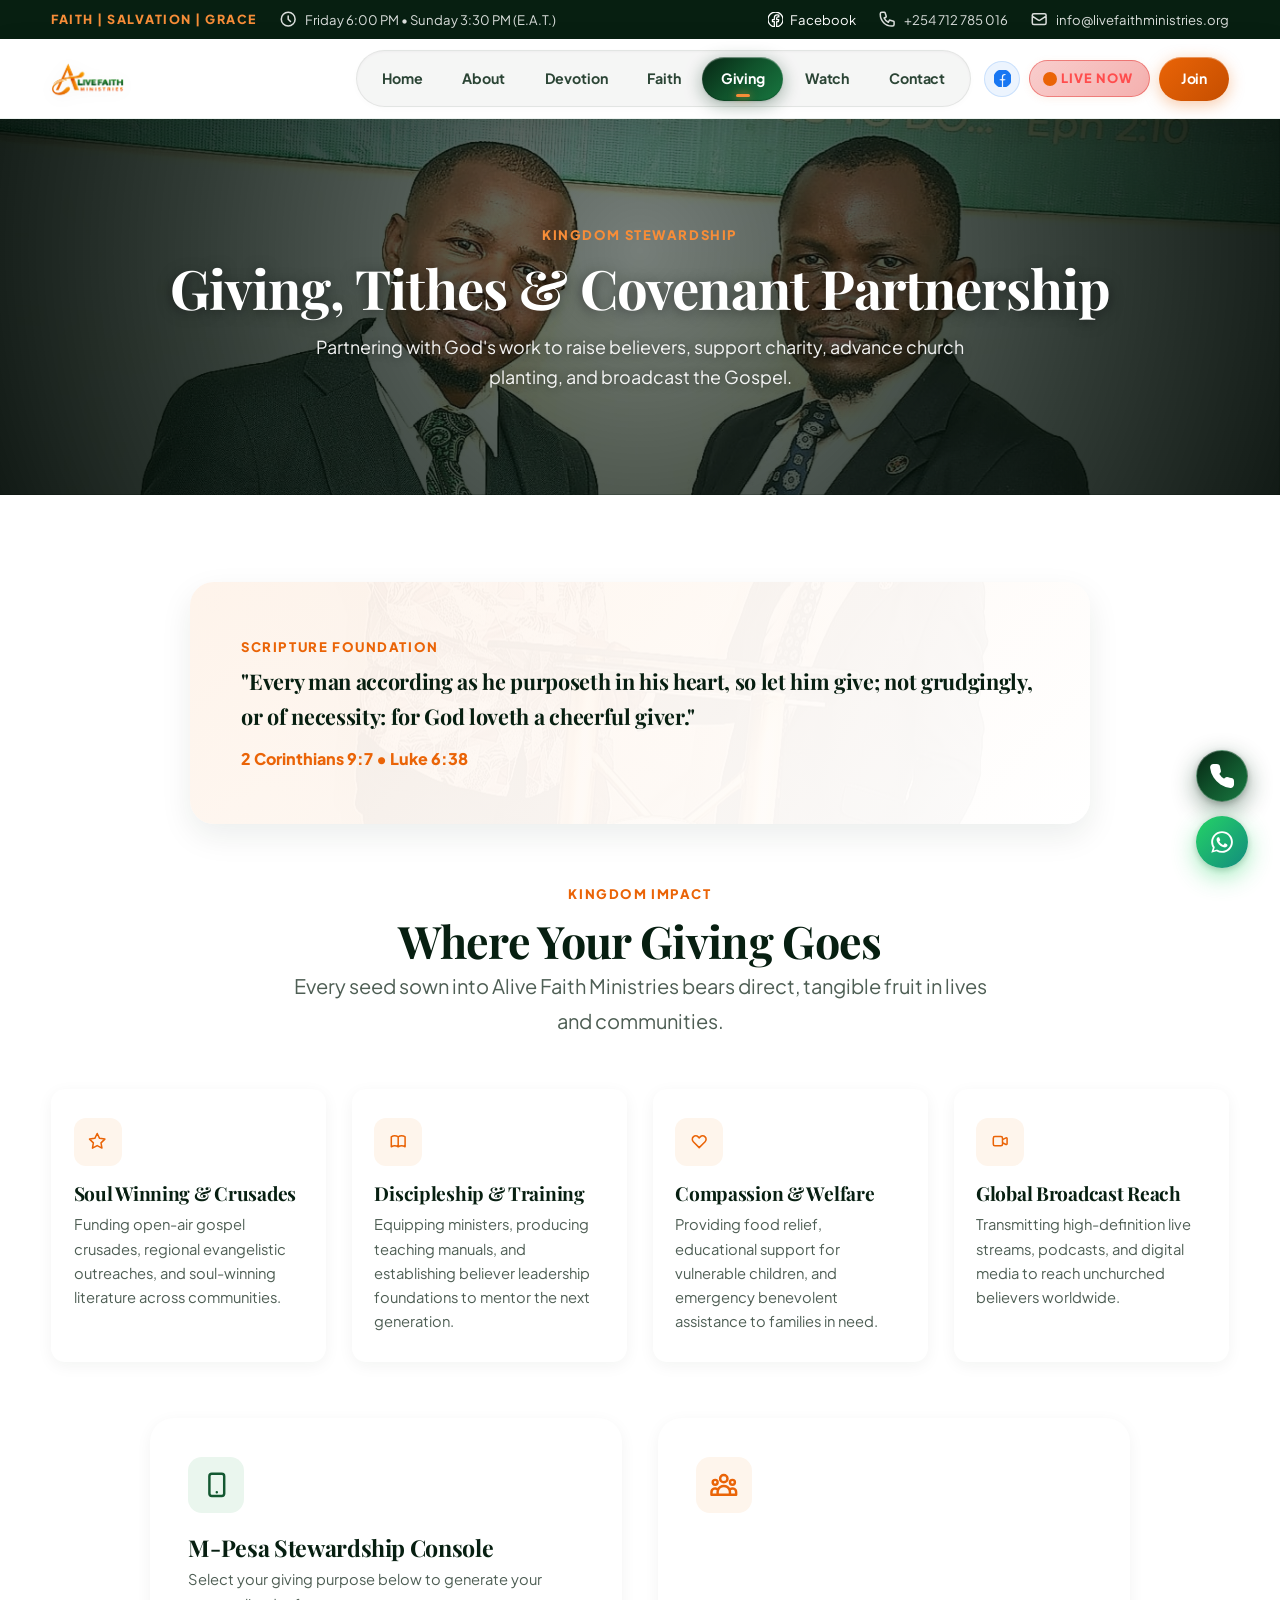
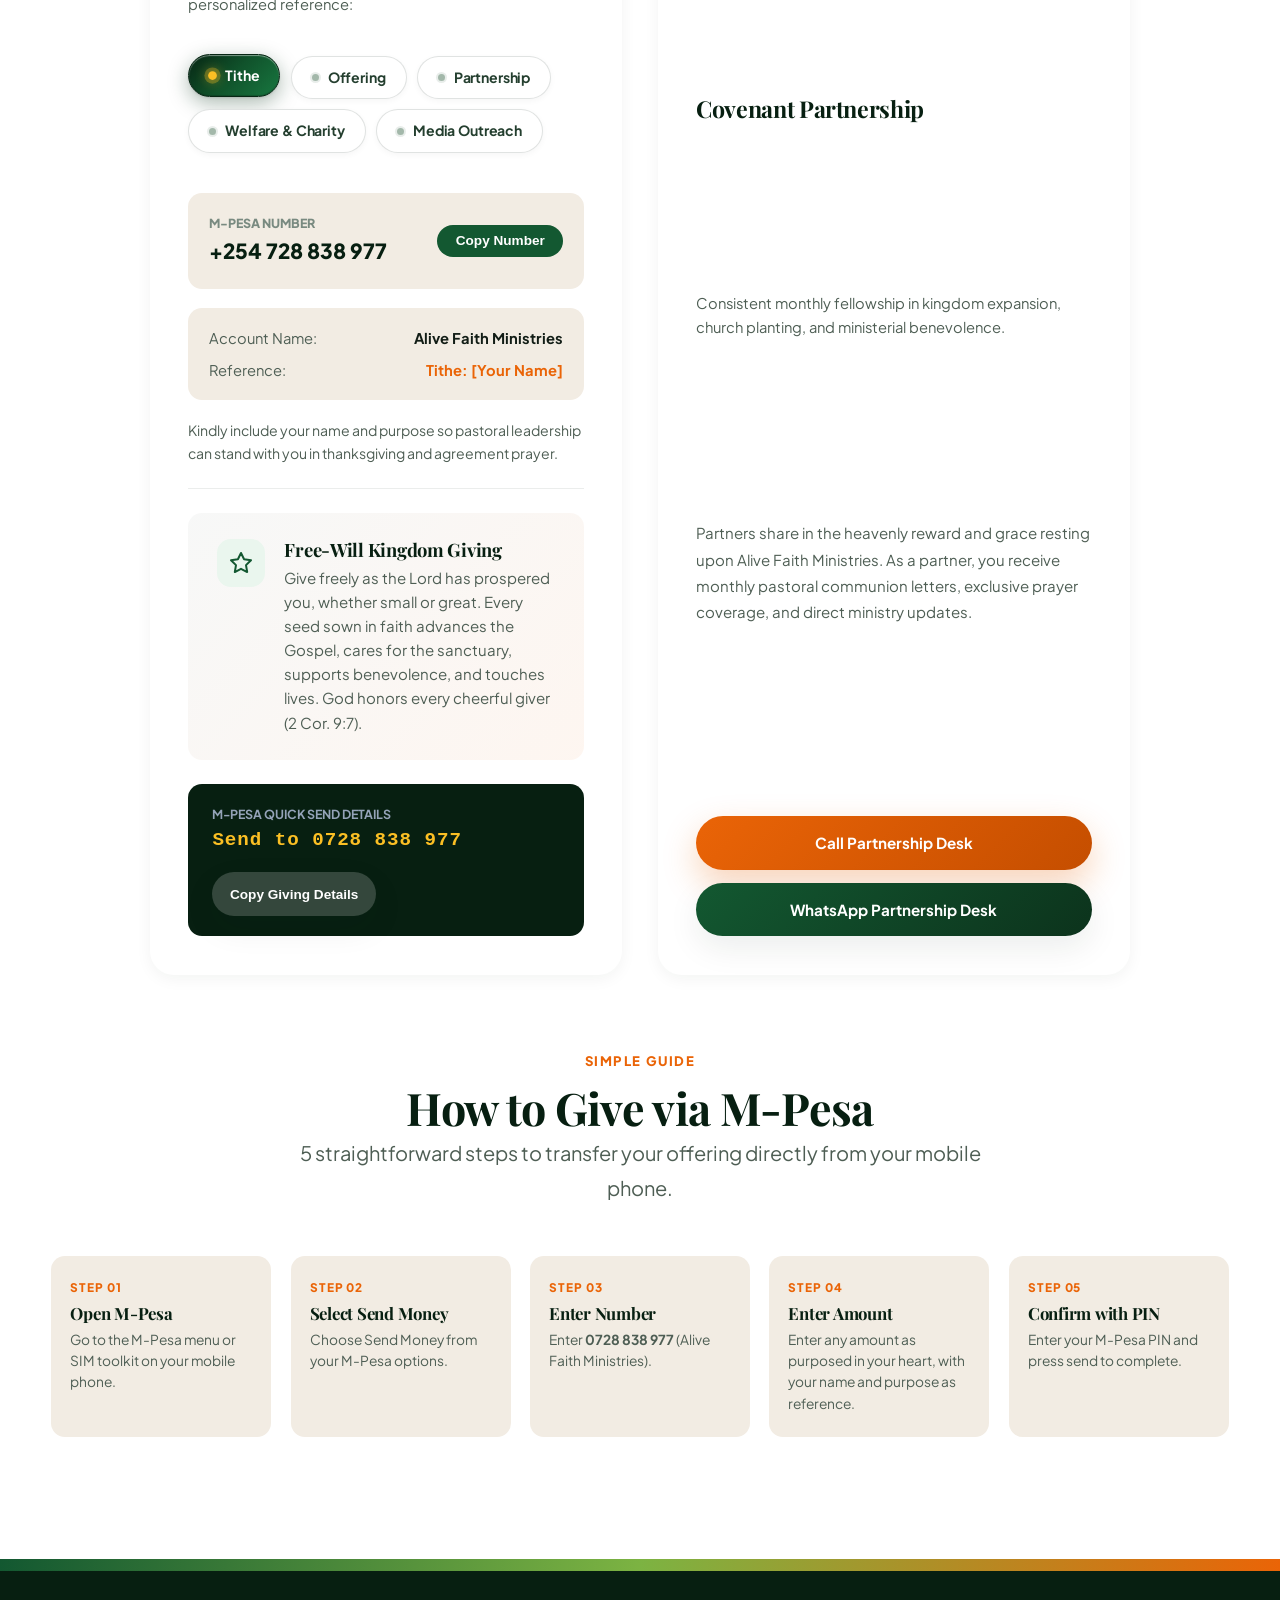
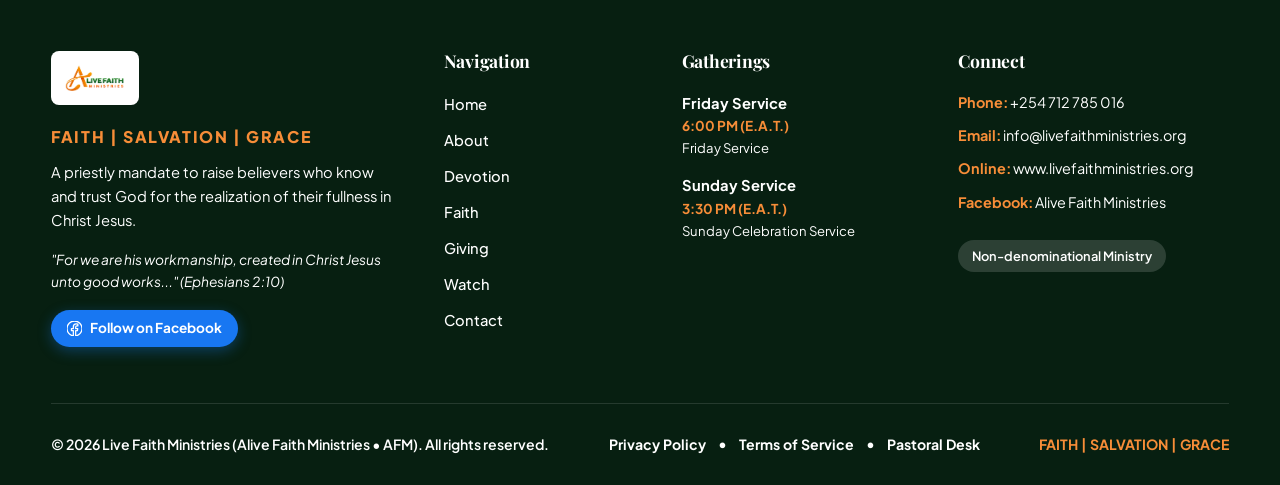
<file: giving.html>
<!DOCTYPE html>
<html lang="en" dir="ltr" prefix="og: https://ogp.me/ns#">
<head>
  <meta charset="UTF-8">
  <meta http-equiv="X-UA-Compatible" content="IE=edge">
  <meta name="viewport" content="width=device-width, initial-scale=1.0, viewport-fit=cover">
  <meta name="format-detection" content="telephone=no">
  <title>Giving, Tithes &amp; M-Pesa | Live Faith Ministries Nairobi</title>
  <meta name="description" content="Give voluntary tithes, offerings, and ministry partnership seeds via M-Pesa (+254 728 838 977) to Live Faith Ministries in Nairobi, Kenya.">
  <meta name="keywords" content="Church Giving Nairobi, Live Faith Ministries M-Pesa, Alive Faith Tithe and Offering, Covenant Partnership">
  <meta name="author" content="Live Faith Ministries">
  <meta name="robots" content="index, follow, max-image-preview:large, max-snippet:-1, max-video-preview:-1">
  <link rel="canonical" href="https://www.livefaithministries.org/giving">

  <!-- Search Engine Verification (Google & Bing) -->
  <meta name="google-site-verification" content="googlee439da0fb1beeddb">
  <meta name="google-site-verification" content="e439da0fb1beeddb">
  <meta name="msvalidate.01" content="918D94204B716ABA93451065E721A619">

  <!-- Open Graph / Facebook / WhatsApp Meta Tags -->
  <meta property="og:type" content="website">
  <meta property="og:url" content="https://www.livefaithministries.org/giving">
  <meta property="og:site_name" content="Live Faith Ministries (Alive Faith Ministries)">
  <meta property="og:title" content="Giving, Tithes &amp; M-Pesa | Live Faith Ministries Nairobi">
  <meta property="og:description" content="Give voluntary tithes, offerings, and ministry partnership seeds via M-Pesa (+254 728 838 977) to Live Faith Ministries in Nairobi, Kenya.">
  <meta property="og:image" content="https://www.livefaithministries.org/assets/images/worship-hero.jpg">
  <meta property="og:image:secure_url" content="https://www.livefaithministries.org/assets/images/worship-hero.jpg">
  <meta property="og:image:type" content="image/jpeg">
  <meta property="og:image:width" content="1600">
  <meta property="og:image:height" content="1064">
  <meta property="og:image:alt" content="Live Faith Ministries - Church Worship and Word Gathering Nairobi">
  <meta property="og:locale" content="en_US">
  <meta property="og:locale:alternate" content="en_GB">

  <!-- Local SEO & Geographic Meta Tags (Nairobi, Kenya) -->
  <meta name="geo.region" content="KE-30">
  <meta name="geo.placename" content="Nairobi, Kenya">
  <meta name="geo.position" content="-1.319247;36.892543">
  <meta name="ICBM" content="-1.319247, 36.892543">

  <!-- Twitter / X Meta Tags -->
  <meta name="twitter:card" content="summary_large_image">
  <meta name="twitter:url" content="https://www.livefaithministries.org/giving">
  <meta name="twitter:title" content="Giving, Tithes &amp; M-Pesa | Live Faith Ministries Nairobi">
  <meta name="twitter:description" content="Give voluntary tithes, offerings, and ministry partnership seeds via M-Pesa (+254 728 838 977) to Live Faith Ministries in Nairobi, Kenya.">
  <meta name="twitter:image" content="https://www.livefaithministries.org/assets/images/worship-hero.jpg">

  <!-- Mobile Theme & PWA Manifest -->
  <meta name="theme-color" content="#071f11">
  <meta name="apple-mobile-web-app-capable" content="yes">
  <meta name="apple-mobile-web-app-status-bar-style" content="black-translucent">
  <meta name="apple-mobile-web-app-title" content="Live Faith">
  <link rel="manifest" href="site.webmanifest">

  <!-- Favicon and Brand Touch Icons -->
  <link rel="icon" type="image/x-icon" href="assets/images/favicon.ico">
  <link rel="icon" type="image/png" sizes="32x32" href="assets/images/favicon-32x32.png">
  <link rel="icon" type="image/png" sizes="16x16" href="assets/images/favicon-16x16.png">
  <link rel="icon" type="image/png" sizes="48x48" href="assets/images/favicon-48x48.png">
  <link rel="apple-touch-icon" sizes="180x180" href="assets/images/apple-touch-icon.png">
  <link rel="shortcut icon" href="favicon.ico">

  <!-- Fonts: Playfair Display & Plus Jakarta Sans -->
  <link rel="preconnect" href="https://fonts.googleapis.com">
  <link rel="preconnect" href="https://fonts.gstatic.com" crossorigin>
  <link href="https://fonts.googleapis.com/css2?family=Playfair+Display:ital,wght@0,500;0,600;0,700;0,800;1,400;1,600&family=Plus+Jakarta+Sans:wght@300;400;500;600;700;800&display=swap" rel="stylesheet">

  <!-- Main Stylesheet -->
  <link rel="stylesheet" href="assets/css/style.css?v=7.1">

  <!-- Structured Data (JSON-LD) -->
  <script type="application/ld+json">
  {
    "@context": "https://schema.org",
    "@graph": [
      {
        "@type": "Church",
        "@id": "https://www.livefaithministries.org/#church",
        "name": "Live Faith Ministries",
        "alternateName": [
          "Alive Faith Ministries",
          "AFM"
        ],
        "url": "https://www.livefaithministries.org/"
      },
      {
        "@type": "WebPage",
        "@id": "https://www.livefaithministries.org/giving#webpage",
        "url": "https://www.livefaithministries.org/giving",
        "name": "Giving, Tithes & M-Pesa | Live Faith Ministries Nairobi",
        "description": "Give voluntary tithes, offerings, and ministry partnership seeds via M-Pesa (+254 728 838 977) to Live Faith Ministries in Nairobi, Kenya.",
        "isPartOf": {
          "@id": "https://www.livefaithministries.org/#website"
        },
        "about": {
          "@id": "https://www.livefaithministries.org/#church"
        }
      },
      {
        "@type": "BreadcrumbList",
        "itemListElement": [
          {
            "@type": "ListItem",
            "position": 1,
            "name": "Home",
            "item": "https://www.livefaithministries.org/"
          },
          {
            "@type": "ListItem",
            "position": 2,
            "name": "Giving",
            "item": "https://www.livefaithministries.org/giving"
          }
        ]
      }
    ]
  }
  </script>
</head>
<body>

<!-- Accessible Skip to Content Link -->
  <a href="#main-content" class="skip-link">Skip to main content</a>

  <!-- Top Announcement Bar (Desktop & Wide Displays) -->
  <div class="topbar">
    <div class="container topbar-content">
      <div class="topbar-info">
        <span class="topbar-tag">
          FAITH | SALVATION | GRACE        </span>
        <span class="topbar-item hide-mobile">
          <svg class="icon" viewBox="0 0 24 24"><path d="M12 8v4l3 3m6-3a9 9 0 11-18 0 9 9 0 0118 0z"></path></svg>
          Friday 6:00 PM &bull; Sunday 3:30 PM (E.A.T.)
        </span>
      </div>
      <div class="topbar-info right-aligned">
        <a href="https://www.facebook.com/profile.php?id=61595832568680" target="_blank" rel="noopener noreferrer" class="topbar-item" style="color: #ffffff; display: inline-flex; align-items: center; gap: 0.4rem;" aria-label="Alive Faith Ministries on Facebook" title="Follow AFM on Facebook">
          <svg class="icon" viewBox="0 0 24 24" fill="#1877F2" style="width: 15px; height: 15px;"><path d="M24 12.073c0-6.627-5.373-12-12-12s-12 5.373-12 12c0 5.99 4.388 10.954 10.125 11.854v-8.385H7.078v-3.47h3.047V9.43c0-3.007 1.792-4.669 4.533-4.669 1.312 0 2.686.235 2.686.235v2.953H15.83c-1.491 0-1.956.925-1.956 1.874v2.25h3.328l-.532 3.47h-2.796v8.385C19.612 23.027 24 18.062 24 12.073z"/></svg>
          Facebook
        </a>
        <span class="topbar-item">
          <svg class="icon" viewBox="0 0 24 24"><path d="M3 5a2 2 0 012-2h3.28a1 1 0 01.948.684l1.498 4.493a1 1 0 01-.502 1.21l-2.257 1.13a11.042 11.042 0 005.516 5.516l1.13-2.257a1 1 0 011.21-.502l4.493 1.498a1 1 0 01.684.949V19a2 2 0 01-2 2h-1C9.716 21 3 14.284 3 6V5z"></path></svg>
          <a href="tel:+254712785016">+254 712 785 016</a>
        </span>
        <span class="topbar-item hide-mobile">
          <svg class="icon" viewBox="0 0 24 24"><path d="M3 8l7.89 5.26a2 2 0 002.22 0L21 8M5 19h14a2 2 0 002-2V7a2 2 0 00-2-2H5a2 2 0 00-2 2v10a2 2 0 002 2z"></path></svg>
          <a href="mailto:info@livefaithministries.org">info@livefaithministries.org</a>
        </span>
      </div>
    </div>
  </div>

  <!-- Primary Floating Island Header -->
  <header class="navbar">
    <div class="container navbar-container">
      <a href="/" class="brand-logo" aria-label="Alive Faith Ministries">
        <img src="assets/images/logo.png" alt="Alive Faith Ministries" width="595" height="420" decoding="async">
      </a>

      <!-- Right-Aligned Navigation Container -->
      <div class="nav-wrapper">
        <!-- Desktop Single-Word Tabs (Aligned Right, Zero Strokes) -->
        <ul class="desktop-nav-links">
          <li>
            <a href="/" class="nav-tab">
              Home
            </a>
          </li>
          <li>
            <a href="/about" class="nav-tab">
              About
            </a>
          </li>
          <li>
            <a href="/devotions" class="nav-tab">
              Devotion
            </a>
          </li>
          <li>
            <a href="/faith" class="nav-tab">
              Faith
            </a>
          </li>
          <li>
            <a href="/giving" class="nav-tab active" aria-current="page">
              Giving
            </a>
          </li>
          <li>
            <a href="/watch" class="nav-tab">
              Watch
            </a>
          </li>
          <li>
            <a href="/contact" class="nav-tab">
              Contact
            </a>
          </li>
        </ul>

        <!-- Right Action Items -->
        <div class="nav-actions">
          <a href="https://www.facebook.com/profile.php?id=61595832568680" target="_blank" rel="noopener noreferrer" class="nav-facebook-btn" aria-label="Visit AFM on Facebook" title="Follow us on Facebook">
            <svg class="icon" viewBox="0 0 24 24"><path d="M24 12.073c0-6.627-5.373-12-12-12s-12 5.373-12 12c0 5.99 4.388 10.954 10.125 11.854v-8.385H7.078v-3.47h3.047V9.43c0-3.007 1.792-4.669 4.533-4.669 1.312 0 2.686.235 2.686.235v2.953H15.83c-1.491 0-1.956.925-1.956 1.874v2.25h3.328l-.532 3.47h-2.796v8.385C19.612 23.027 24 18.062 24 12.073z"/></svg>
          </a>
          <!-- Dynamic Live Stream Beacon (Activated Exclusively When Gathering is Live) -->
          <a href="/watch" class="nav-live-pill" id="nav-live-pill" style="display: none;">
            <span class="live-pulse-dot"></span>
            <span>Live Now</span>
          </a>
          <a href="/contact" class="btn btn-primary nav-cta-btn hide-on-mobile">
            Join
          </a>
        </div>

        <!-- Mobile Right Hamburger Toggle (Accessible, Kinetic & Clean) -->
        <button class="mobile-toggle" id="mobile-toggle-btn" aria-label="Open Navigation Menu" aria-expanded="false">
          <span class="hamburger-bar bar-1"></span>
          <span class="hamburger-bar bar-2"></span>
          <span class="hamburger-bar bar-3"></span>
        </button>
      </div>
    </div>
  </header>

  <!-- Mobile Drawer Backdrop Overlay (Cleanly separated outside navbar) -->
  <div class="drawer-backdrop" id="drawer-backdrop"></div>

  <!-- Dedicated Luxury Mobile Slide Drawer (Right-Side, Zero Stacking Conflicts) -->
  <aside class="mobile-drawer" id="mobile-drawer" aria-label="Mobile Navigation Menu">
    <div class="mobile-drawer-inner">
      
      <!-- Drawer Header with Logo & Touch-Friendly Close Button -->
      <div class="mobile-drawer-header">
        <div class="drawer-brand">
          <img src="assets/images/logo.png" alt="Alive Faith Ministries" width="595" height="420" decoding="async">
          <div class="drawer-brand-text">
            <strong>AFM</strong>
            <span class="drawer-priestly-badge">Priestly Mandate</span>
          </div>
        </div>
        <button class="mobile-drawer-close" id="mobile-drawer-close" aria-label="Close navigation menu">
          <svg class="icon" viewBox="0 0 24 24"><path d="M6 18L18 6M6 6l12 12"></path></svg>
        </button>
      </div>

      <!-- Single-Word Mobile Menu Items with Icons & Subtitles -->
      <ul class="mobile-drawer-nav">
        <li>
          <a href="/" class="mobile-nav-item">
            <div class="mobile-item-icon">
              <svg class="icon" viewBox="0 0 24 24"><path d="M3 12l2-2m0 0l7-7 7 7M5 10v10a1 1 0 001 1h3m10-11l2 2m-2-2v10a1 1 0 01-1 1h-3m-6 0a1 1 0 001-1v-4a1 1 0 011-1h2a1 1 0 011 1v4a1 1 0 001 1m-6 0h6"></path></svg>
            </div>
            <div class="mobile-item-text">
              <span class="mobile-item-title">Home</span>
              <span class="mobile-item-sub">Experience Faith, Grace &amp; Intimacy</span>
            </div>
            <span class="mobile-item-arrow">&rarr;</span>
          </a>
        </li>
        <li>
          <a href="/about" class="mobile-nav-item">
            <div class="mobile-item-icon">
              <svg class="icon" viewBox="0 0 24 24"><path d="M13 16h-1v-4h-1m1-4h.01M21 12a9 9 0 11-18 0 9 9 0 0118 0z"></path></svg>
            </div>
            <div class="mobile-item-text">
              <span class="mobile-item-title">About</span>
              <span class="mobile-item-sub">Our Mandate, Vision &amp; 5 Values</span>
            </div>
            <span class="mobile-item-arrow">&rarr;</span>
          </a>
        </li>
        <li>
          <a href="/devotions" class="mobile-nav-item">
            <div class="mobile-item-icon" style="background: rgba(234, 100, 7, 0.12); color: var(--gold-start);">
              <svg class="icon" viewBox="0 0 24 24"><path d="M12 6.253v13m0-13C10.832 5.477 9.246 5 7.5 5S4.168 5.477 3 6.253v13C4.168 18.477 5.754 18 7.5 18s3.332.477 4.5 1.253m0-13C13.168 5.477 14.754 5 16.5 5c1.747 0 3.332.477 4.5 1.253v13C19.832 18.477 18.247 18 16.5 18c-1.746 0-3.332.477-4.5 1.253"></path></svg>
            </div>
            <div class="mobile-item-text">
              <span class="mobile-item-title">Devotion</span>
              <span class="mobile-item-sub">Daily Priestly Word &amp; Declaration</span>
            </div>
            <span class="mobile-item-arrow">&rarr;</span>
          </a>
        </li>
        <li>
          <a href="/faith" class="mobile-nav-item">
            <div class="mobile-item-icon">
              <svg class="icon" viewBox="0 0 24 24"><path d="M12 6.253v13m0-13C10.832 5.477 9.246 5 7.5 5S4.168 5.477 3 6.253v13C4.168 18.477 5.754 18 7.5 18s3.332.477 4.5 1.253m0-13C13.168 5.477 14.754 5 16.5 5c1.747 0 3.332.477 4.5 1.253v13C19.832 18.477 18.247 18 16.5 18c-1.746 0-3.332.477-4.5 1.253"></path></svg>
            </div>
            <div class="mobile-item-text">
              <span class="mobile-item-title">Faith</span>
              <span class="mobile-item-sub">10 Foundational Articles of Truth</span>
            </div>
            <span class="mobile-item-arrow">&rarr;</span>
          </a>
        </li>
        <li>
          <a href="/giving" class="mobile-nav-item active" aria-current="page">
            <div class="mobile-item-icon amber">
              <svg class="icon" viewBox="0 0 24 24"><path d="M17 20h5v-2a3 3 0 00-5.356-1.857M17 20H7m10 0v-2c0-.656-.126-1.283-.356-1.857M7 20H2v-2a3 3 0 015.356-1.857M7 20v-2c0-.656.126-1.283.356-1.857m0 0a5.002 5.002 0 019.288 0M15 7a3 3 0 11-6 0 3 3 0 016 0zm6 3a2 2 0 11-4 0 2 2 0 014 0zM7 10a2 2 0 11-4 0 2 2 0 014 0z"></path></svg>
            </div>
            <div class="mobile-item-text">
              <span class="mobile-item-title">Giving</span>
              <span class="mobile-item-sub">M-Pesa Stewardship &amp; Partnership</span>
            </div>
            <span class="mobile-item-arrow">&rarr;</span>
          </a>
        </li>
        <li>
          <a href="/watch" class="mobile-nav-item">
            <div class="mobile-item-icon amber">
              <svg class="icon" viewBox="0 0 24 24"><path d="M14.752 11.168l-3.197-2.132A1 1 0 0010 9.87v4.263a1 1 0 001.555.832l3.197-2.132a1 1 0 000-1.664z"></path><path d="M21 12a9 9 0 11-18 0 9 9 0 0118 0z"></path></svg>
            </div>
            <div class="mobile-item-text">
              <span class="mobile-item-title">Watch</span>
              <span class="mobile-item-sub">Live Broadcast &amp; Archive Stream</span>
            </div>
            <span class="mobile-item-arrow">&rarr;</span>
          </a>
        </li>
        <li>
          <a href="/contact" class="mobile-nav-item">
            <div class="mobile-item-icon">
              <svg class="icon" viewBox="0 0 24 24"><path d="M3 8l7.89 5.26a2 2 0 002.22 0L21 8M5 19h14a2 2 0 002-2V7a2 2 0 00-2-2H5a2 2 0 00-2 2v10a2 2 0 002 2z"></path></svg>
            </div>
            <div class="mobile-item-text">
              <span class="mobile-item-title">Contact</span>
              <span class="mobile-item-sub">Prayer Requests &amp; Plan a Visit</span>
            </div>
            <span class="mobile-item-arrow">&rarr;</span>
          </a>
        </li>
      </ul>

      <!-- Drawer Action Buttons -->
      <div class="mobile-drawer-actions">
        <a href="/watch" class="btn btn-primary" id="drawer-watch-live-btn" style="width: 100%;">
          <span class="live-pulse-dot" id="drawer-live-pulse-dot" style="background-color: #ffffff; display: none;"></span>
          <span id="drawer-watch-label">Watch Services</span>
        </a>
        <a href="/contact" class="btn btn-secondary" style="width: 100%;">
          Plan a Visit
        </a>
      </div>

      <!-- Quick Contact Info in Drawer -->
      <div class="mobile-drawer-contact">
        <div class="drawer-contact-item">
          <svg class="icon" viewBox="0 0 24 24"><path d="M3 5a2 2 0 012-2h3.28a1 1 0 01.948.684l1.498 4.493a1 1 0 01-.502 1.21l-2.257 1.13a11.042 11.042 0 005.516 5.516l1.13-2.257a1 1 0 011.21-.502l4.493 1.498a1 1 0 01.684.949V19a2 2 0 01-2 2h-1C9.716 21 3 14.284 3 6V5z"></path></svg>
          <a href="tel:+254712785016">Call: +254 712 785 016</a>
        </div>
        <div class="drawer-contact-item">
          <svg class="icon" viewBox="0 0 24 24" fill="#25D366"><path d="M12.031 2C6.496 2 2 6.496 2 12.031c0 1.97.57 3.81 1.558 5.372L2.094 22l4.75-1.442A9.97 9.97 0 0012.03 22c5.535 0 10.031-4.496 10.031-10.031S17.566 2 12.031 2zm0 18.25a8.21 8.21 0 01-4.225-1.168l-.304-.18-3.13.951.956-3.045-.198-.316A8.19 8.19 0 013.78 12.03c0-4.55 3.7-8.25 8.25-8.25 4.55 0 8.25 3.7 8.25 8.25 0 4.55-3.7 8.25-8.25 8.25zm4.516-6.19c-.248-.124-1.464-.722-1.691-.805-.227-.083-.393-.124-.558.124-.165.248-.64 1.054-.785 1.219-.145.165-.29.186-.538.062-.248-.124-1.047-.386-1.995-1.231-.738-.658-1.237-1.472-1.382-1.72-.145-.248-.015-.382.109-.505.111-.111.248-.29.372-.435.124-.145.165-.248.248-.413.083-.165.041-.31-.021-.435-.062-.124-.558-1.344-.765-1.841-.2-.484-.403-.418-.558-.426-.145-.008-.31-.01-.475-.01-.165 0-.434.062-.661.31-.227.248-.868.848-.868 2.068s.889 2.399 1.013 2.564c.124.165 1.748 2.669 4.234 3.743.592.256 1.054.409 1.414.523.595.189 1.136.162 1.564.098.477-.072 1.464-.599 1.671-1.178.207-.579.207-1.075.145-1.178-.062-.103-.227-.165-.475-.29z"/></svg>
          <a href="https://wa.me/254712785016?text=Hello%20Alive%20Faith%20Ministries,%20I%20would%20like%20to%20connect%20with%20you." target="_blank" rel="noopener noreferrer">WhatsApp Chat</a>
        </div>
        <div class="drawer-contact-item">
          <svg class="icon" viewBox="0 0 24 24"><path d="M3 8l7.89 5.26a2 2 0 002.22 0L21 8M5 19h14a2 2 0 002-2V7a2 2 0 00-2-2H5a2 2 0 00-2 2v10a2 2 0 002 2z"></path></svg>
          <a href="mailto:info@livefaithministries.org">info@livefaithministries.org</a>
        </div>
        <div class="drawer-contact-item">
          <svg class="icon" viewBox="0 0 24 24" fill="#1877F2"><path d="M24 12.073c0-6.627-5.373-12-12-12s-12 5.373-12 12c0 5.99 4.388 10.954 10.125 11.854v-8.385H7.078v-3.47h3.047V9.43c0-3.007 1.792-4.669 4.533-4.669 1.312 0 2.686.235 2.686.235v2.953H15.83c-1.491 0-1.956.925-1.956 1.874v2.25h3.328l-.532 3.47h-2.796v8.385C19.612 23.027 24 18.062 24 12.073z"/></svg>
          <a href="https://www.facebook.com/profile.php?id=61595832568680" target="_blank" rel="noopener noreferrer">Facebook Page</a>
        </div>
        <div class="drawer-times-badge">
          Friday 6:00 PM &bull; Sunday 3:30 PM (E.A.T.)
        </div>
      </div>

    </div>
  </aside>

  <!-- Mobile Floating Quick-Action Bar (Sticky Under Thumbs) -->
  <nav class="mobile-bottom-bar" aria-label="Mobile Quick Access">
    <a href="/" class="bottom-bar-item">
      <svg class="icon" viewBox="0 0 24 24"><path d="M3 12l2-2m0 0l7-7 7 7M5 10v10a1 1 0 001 1h3m10-11l2 2m-2-2v10a1 1 0 01-1 1h-3m-6 0a1 1 0 001-1v-4a1 1 0 011-1h2a1 1 0 011 1v4a1 1 0 001 1m-6 0h6"></path></svg>
      <span>Home</span>
    </a>
    <a href="/watch" class="bottom-bar-item">
      <span class="live-pulse-dot" id="bottom-bar-live-dot" style="position: absolute; top: 6px; right: 22%; display: none;"></span>
      <svg class="icon" viewBox="0 0 24 24"><path d="M14.752 11.168l-3.197-2.132A1 1 0 0010 9.87v4.263a1 1 0 001.555.832l3.197-2.132a1 1 0 000-1.664z"></path><path d="M21 12a9 9 0 11-18 0 9 9 0 0118 0z"></path></svg>
      <span>Watch</span>
    </a>
    <a href="/giving" class="bottom-bar-item active" aria-current="page">
      <svg class="icon" viewBox="0 0 24 24"><path d="M17 20h5v-2a3 3 0 00-5.356-1.857M17 20H7m10 0v-2c0-.656-.126-1.283-.356-1.857M7 20H2v-2a3 3 0 015.356-1.857M7 20v-2c0-.656.126-1.283.356-1.857m0 0a5.002 5.002 0 019.288 0M15 7a3 3 0 11-6 0 3 3 0 016 0zm6 3a2 2 0 11-4 0 2 2 0 014 0zM7 10a2 2 0 11-4 0 2 2 0 014 0z"></path></svg>
      <span>Give</span>
    </a>
    <a href="/contact" class="bottom-bar-item">
      <svg class="icon" viewBox="0 0 24 24"><path d="M12 2l3.09 6.26L22 9.27l-5 4.87 1.18 6.88L12 17.77l-6.18 3.25L7 14.14 2 9.27l6.91-1.01L12 2z"></path></svg>
      <span>Prayer</span>
    </a>
    <button type="button" class="bottom-bar-item" id="bottom-bar-menu-btn" aria-label="Open Full Menu">
      <svg class="icon" viewBox="0 0 24 24"><path d="M4 6h16M4 12h16M4 18h16"></path></svg>
      <span>Menu</span>
    </button>
  </nav>

<main id="main-content">
<section class="page-banner page-banner-giving">
    <div class="banner-bg-drift" style="background-image: url('assets/images/real/pastoral-council.jpg');"></div>
    <div class="banner-vignette"></div>
    <div class="container banner-inner">
      <span class="section-tag" style="color: var(--amber-light);">Kingdom Stewardship</span>
      <h1>Giving, Tithes &amp; Covenant Partnership</h1>
      <p class="lead">
        Partnering with God's work to raise believers, support charity, advance church planting, and broadcast the Gospel.
      </p>
    </div>
  </section>

  <section class="section section-white">
    <div class="container">
      
      <!-- Scripture Foundation Box -->
      <div class="firm-belief-box" style="max-width: 900px; margin: 0 auto 3.5rem auto; background: linear-gradient(135deg, rgba(254, 244, 236, 0.96) 0%, rgba(255, 255, 255, 0.98) 100%), url('assets/images/real/covenant-partnership.jpg') center/cover no-repeat;">
        <span class="section-tag" style="margin-bottom: 0.4rem;">Scripture Foundation</span>
        <h3 style="font-size: 1.35rem; color: var(--green-darkest); margin-bottom: 0.8rem; line-height: 1.6;">
          "Every man according as he purposeth in his heart, so let him give; not grudgingly, or of necessity: for God loveth a cheerful giver."
        </h3>
        <div style="font-size: 1rem; font-weight: 800; color: var(--amber-primary);">
          2 Corinthians 9:7 &bull; Luke 6:38
        </div>
      </div>

      <!-- 4 Impact Pillars of Ministry Giving -->
      <div class="section-header">
        <span class="section-tag">Kingdom Impact</span>
        <h2>Where Your Giving Goes</h2>
        <p class="lead">Every seed sown into Alive Faith Ministries bears direct, tangible fruit in lives and communities.</p>
      </div>

      <div class="giving-pillars-grid">
        <div class="giving-impact-card spotlight-card">
          <div class="giving-impact-icon">
            <svg class="icon" viewBox="0 0 24 24"><path d="M12 2l3.09 6.26L22 9.27l-5 4.87 1.18 6.88L12 17.77l-6.18 3.25L7 14.14 2 9.27l6.91-1.01L12 2z"></path></svg>
          </div>
          <h3 class="giving-impact-title">Soul Winning &amp; Crusades</h3>
          <p class="giving-impact-desc">Funding open-air gospel crusades, regional evangelistic outreaches, and soul-winning literature across communities.</p>
        </div>

        <div class="giving-impact-card spotlight-card">
          <div class="giving-impact-icon">
            <svg class="icon" viewBox="0 0 24 24"><path d="M12 6.253v13m0-13C10.832 5.477 9.246 5 7.5 5S4.168 5.477 3 6.253v13C4.168 18.477 5.754 18 7.5 18s3.332.477 4.5 1.253m0-13C13.168 5.477 14.754 5 16.5 5c1.747 0 3.332.477 4.5 1.253v13C19.832 18.477 18.247 18 16.5 18c-1.746 0-3.332.477-4.5 1.253"></path></svg>
          </div>
          <h3 class="giving-impact-title">Discipleship &amp; Training</h3>
          <p class="giving-impact-desc">Equipping ministers, producing teaching manuals, and establishing believer leadership foundations to mentor the next generation.</p>
        </div>

        <div class="giving-impact-card spotlight-card">
          <div class="giving-impact-icon">
            <svg class="icon" viewBox="0 0 24 24"><path d="M4.318 6.318a4.5 4.5 0 000 6.364L12 20.364l7.682-7.682a4.5 4.5 0 00-6.364-6.364L12 7.636l-1.318-1.318a4.5 4.5 0 00-6.364 0z"></path></svg>
          </div>
          <h3 class="giving-impact-title">Compassion &amp; Welfare</h3>
          <p class="giving-impact-desc">Providing food relief, educational support for vulnerable children, and emergency benevolent assistance to families in need.</p>
        </div>

        <div class="giving-impact-card spotlight-card">
          <div class="giving-impact-icon">
            <svg class="icon" viewBox="0 0 24 24"><path d="M15 10l4.553-2.276A1 1 0 0121 8.618v6.764a1 1 0 01-1.447.894L15 14M5 18h8a2 2 0 002-2V8a2 2 0 00-2-2H5a2 2 0 00-2 2v8a2 2 0 002 2z"></path></svg>
          </div>
          <h3 class="giving-impact-title">Global Broadcast Reach</h3>
          <p class="giving-impact-desc">Transmitting high-definition live streams, podcasts, and digital media to reach unchurched believers worldwide.</p>
        </div>
      </div>

      <!-- Interactive Giving Console -->
      <div class="giving-options-grid" style="max-width: 980px; margin: 3.5rem auto 0 auto;">
        
        <!-- Mobile Money Console -->
        <div class="giving-card spotlight-card">
          <div class="pillar-icon">
            <svg class="icon icon-lg" viewBox="0 0 24 24"><path d="M12 18h.01M8 21h8a2 2 0 002-2V5a2 2 0 00-2-2H8a2 2 0 00-2 2v14a2 2 0 002 2z"></path></svg>
          </div>
          <h3 style="font-size: 1.45rem; margin-bottom: 0.4rem;">M-Pesa Stewardship Console</h3>
          <p style="font-size: 0.92rem; color: var(--text-muted); margin-bottom: 1.2rem;">
            Select your giving purpose below to generate your personalized reference:
          </p>

          <!-- Purpose Selector -->
          <div class="purpose-grid">
            <span class="purpose-pill active" data-purpose="Tithe">Tithe</span>
            <span class="purpose-pill" data-purpose="Offering">Offering</span>
            <span class="purpose-pill" data-purpose="Partnership">Partnership</span>
            <span class="purpose-pill" data-purpose="Welfare &amp; Charity">Welfare &amp; Charity</span>
            <span class="purpose-pill" data-purpose="Media Outreach">Media Outreach</span>
          </div>

          <div class="copy-phone-box">
            <div>
              <div style="font-size: 0.78rem; text-transform: uppercase; font-weight: 800; color: var(--text-subtle);">M-Pesa Number</div>
              <div style="font-size: 1.3rem; font-weight: 800; color: var(--green-darkest);" id="giving-phone-display">+254 728 838 977</div>
            </div>
            <button class="copy-btn" id="copy-phone-btn" type="button" data-phone="+254 728 838 977">
              Copy Number
            </button>
          </div>

          <div style="background-color: var(--bg-surface); padding: 1.1rem 1.3rem; border-radius: var(--radius-md); font-size: 0.92rem; margin-bottom: 1.2rem;">
            <div style="display: flex; justify-content: space-between; margin-bottom: 0.5rem;">
              <span style="color: var(--text-muted);">Account Name:</span>
              <strong>Alive Faith Ministries</strong>
            </div>
            <div style="display: flex; justify-content: space-between;">
              <span style="color: var(--text-muted);">Reference:</span>
              <strong id="giving-ref-display" style="color: var(--amber-primary);">Tithe: [Your Name]</strong>
            </div>
          </div>

          <p style="font-size: 0.88rem; color: var(--text-muted); line-height: 1.6; margin: 0 0 1.5rem 0;">
            Kindly include your name and purpose so pastoral leadership can stand with you in thanksgiving and agreement prayer.
          </p>

          <!-- Voluntary Heart Giving & M-Pesa Instructions -->
          <div style="padding-top: 1.5rem; border-top: 1px solid rgba(7, 31, 17, 0.08);">
            <!-- Free-Will Kingdom Giving Display Box -->
            <div class="seed-impact-display" id="seed-impact-display" style="margin-top: 0;">
              <div class="seed-impact-icon">
                <svg class="icon" viewBox="0 0 24 24"><path d="M12 2l3.09 6.26L22 9.27l-5 4.87 1.18 6.88L12 17.77l-6.18 3.25L7 14.14 2 9.27l6.91-1.01L12 2z"></path></svg>
              </div>
              <div class="seed-impact-text">
                <h4 id="seed-impact-title">Free-Will Kingdom Giving</h4>
                <p id="seed-impact-desc">Give freely as the Lord has prospered you, whether small or great. Every seed sown in faith advances the Gospel, cares for the sanctuary, supports benevolence, and touches lives. God honors every cheerful giver (2 Cor. 9:7).</p>
              </div>
            </div>

            <!-- Dynamic M-Pesa Instruction Prompt -->
            <div class="mpesa-quick-action">
              <div>
                <div style="font-size: 0.78rem; text-transform: uppercase; color: #94a3b8; font-weight: 700;">M-Pesa Quick Send Details</div>
                <div class="mpesa-quick-code" id="mpesa-quick-instruction">Send to 0728 838 977</div>
              </div>
              <button type="button" class="btn btn-secondary" id="copy-mpesa-instruction-btn" style="background: rgba(255,255,255,0.18); color: #ffffff; border: none; padding: 0.55rem 1.1rem; font-size: 0.85rem;">
                Copy Giving Details
              </button>
            </div>
          </div>
        </div>

        <!-- Covenant Partnership Desk -->
        <div class="giving-card spotlight-card">
          <div class="pillar-icon amber">
            <svg class="icon icon-lg" viewBox="0 0 24 24"><path d="M17 20h5v-2a3 3 0 00-5.356-1.857M17 20H7m10 0v-2c0-.656-.126-1.283-.356-1.857M7 20H2v-2a3 3 0 015.356-1.857M7 20v-2c0-.656.126-1.283.356-1.857m0 0a5.002 5.002 0 019.288 0M15 7a3 3 0 11-6 0 3 3 0 016 0zm6 3a2 2 0 11-4 0 2 2 0 014 0zM7 10a2 2 0 11-4 0 2 2 0 014 0z"></path></svg>
          </div>
          <h3 style="font-size: 1.45rem; margin-bottom: 0.4rem;">Covenant Partnership</h3>
          <p style="font-size: 0.92rem; color: var(--text-muted); margin-bottom: 1.2rem;">
            Consistent monthly fellowship in kingdom expansion, church planting, and ministerial benevolence.
          </p>

          <p style="font-size: 0.94rem; color: var(--text-muted); line-height: 1.75; margin-bottom: 1.8rem;">
            Partners share in the heavenly reward and grace resting upon Alive Faith Ministries. As a partner, you receive monthly pastoral communion letters, exclusive prayer coverage, and direct ministry updates.
          </p>

          <div style="display: flex; flex-direction: column; gap: 0.85rem;">
            <a href="tel:+254712785016" class="btn btn-primary" style="width: 100%;">
              Call Partnership Desk
            </a>
            <a href="https://wa.me/254712785016?text=Hello%20Alive%20Faith%20Ministries,%20I%20would%20like%20to%20become%20a%20Covenant%20Partner." target="_blank" rel="noopener noreferrer" class="btn btn-secondary" style="width: 100%;">
              WhatsApp Partnership Desk
            </a>
          </div>
        </div>

      </div>

      <!-- Step-by-Step M-Pesa Giving Walkthrough -->
      <div style="margin-top: 4.5rem;">
        <div class="section-header">
          <span class="section-tag">Simple Guide</span>
          <h2>How to Give via M-Pesa</h2>
          <p class="lead">5 straightforward steps to transfer your offering directly from your mobile phone.</p>
        </div>

        <div class="mpesa-walkthrough-grid">
          <div class="mpesa-step-card">
            <div class="mpesa-step-num">Step 01</div>
            <h4 class="mpesa-step-title">Open M-Pesa</h4>
            <p class="mpesa-step-desc">Go to the M-Pesa menu or SIM toolkit on your mobile phone.</p>
          </div>

          <div class="mpesa-step-card">
            <div class="mpesa-step-num">Step 02</div>
            <h4 class="mpesa-step-title">Select Send Money</h4>
            <p class="mpesa-step-desc">Choose Send Money from your M-Pesa options.</p>
          </div>

          <div class="mpesa-step-card">
            <div class="mpesa-step-num">Step 03</div>
            <h4 class="mpesa-step-title">Enter Number</h4>
            <p class="mpesa-step-desc">Enter <strong>0728 838 977</strong> (Alive Faith Ministries).</p>
          </div>

          <div class="mpesa-step-card">
            <div class="mpesa-step-num">Step 04</div>
            <h4 class="mpesa-step-title">Enter Amount</h4>
            <p class="mpesa-step-desc">Enter any amount as purposed in your heart, with your name and purpose as reference.</p>
          </div>

          <div class="mpesa-step-card">
            <div class="mpesa-step-num">Step 05</div>
            <h4 class="mpesa-step-title">Confirm with PIN</h4>
            <p class="mpesa-step-desc">Enter your M-Pesa PIN and press send to complete.</p>
          </div>
        </div>
      </div>

    </div>
  </section>
</main>

<!-- Vibrant Accent Ribbon (Phaneroo Style) -->
  <div class="phaneroo-accent-strip"></div>

  <!-- Ministry Footer (Clean, High-End & Stroke-Free) -->
  <footer class="footer">
    <div class="container">
      <div class="footer-grid">
        <!-- Col 1: Brand & Mandate -->
        <div class="footer-brand">
          <a href="/" class="footer-logo-link">
            <img src="assets/images/logo.png" alt="Alive Faith Ministries" width="595" height="420" decoding="async">
          </a>
          <p class="footer-tagline">
            FAITH | SALVATION | GRACE          </p>
          <p class="footer-desc">
            A priestly mandate to raise believers who know and trust God for the realization of their fullness in Christ Jesus.
          </p>
          <div class="footer-verse">
            "For we are his workmanship, created in Christ Jesus unto good works..." (Ephesians 2:10)
          </div>
          <div style="margin-top: 1rem;">
            <a href="https://www.facebook.com/profile.php?id=61595832568680" target="_blank" rel="noopener noreferrer" style="display: inline-flex; align-items: center; gap: 0.5rem; padding: 0.45rem 1rem; font-size: 0.85rem; font-weight: 700; border-radius: var(--radius-full); background: #1877F2; color: #ffffff; text-decoration: none; box-shadow: 0 4px 14px rgba(24, 119, 242, 0.35);">
              <svg class="icon" viewBox="0 0 24 24" fill="currentColor" style="width: 15px; height: 15px;"><path d="M24 12.073c0-6.627-5.373-12-12-12s-12 5.373-12 12c0 5.99 4.388 10.954 10.125 11.854v-8.385H7.078v-3.47h3.047V9.43c0-3.007 1.792-4.669 4.533-4.669 1.312 0 2.686.235 2.686.235v2.953H15.83c-1.491 0-1.956.925-1.956 1.874v2.25h3.328l-.532 3.47h-2.796v8.385C19.612 23.027 24 18.062 24 12.073z"/></svg>
              Follow on Facebook
            </a>
          </div>
        </div>

        <!-- Col 2: Single-Word Navigation -->
        <div class="footer-col">
          <h4>Navigation</h4>
          <ul class="footer-links">
            <li><a href="/">Home</a></li>
            <li><a href="/about">About</a></li>
            <li><a href="/devotions">Devotion</a></li>
            <li><a href="/faith">Faith</a></li>
            <li><a href="/giving">Giving</a></li>
            <li><a href="/watch">Watch</a></li>
            <li><a href="/contact">Contact</a></li>
          </ul>
        </div>

        <!-- Col 3: Service Times -->
        <div class="footer-col">
          <h4>Gatherings</h4>
          <ul class="footer-service-times">
                          <li>
                <div class="footer-service-day">Friday Service</div>
                <div class="footer-service-hour">6:00 PM (E.A.T.)</div>
                <div class="footer-service-title">Friday Service</div>
              </li>
                          <li>
                <div class="footer-service-day">Sunday Service</div>
                <div class="footer-service-hour">3:30 PM (E.A.T.)</div>
                <div class="footer-service-title">Sunday Celebration Service</div>
              </li>
                      </ul>
        </div>

        <!-- Col 4: Reach Alive Faith Ministries -->
        <div class="footer-col">
          <h4>Connect</h4>
          <p class="footer-contact-line">
            <span class="label">Phone:</span>
            <a href="tel:+254712785016">+254 712 785 016</a>
          </p>
          <p class="footer-contact-line">
            <span class="label">Email:</span>
            <a href="mailto:info@livefaithministries.org">info@livefaithministries.org</a>
          </p>
          <p class="footer-contact-line">
            <span class="label">Online:</span>
            <a href="https://www.livefaithministries.org" target="_blank" rel="noopener noreferrer">www.livefaithministries.org</a>
          </p>
          <p class="footer-contact-line">
            <span class="label">Facebook:</span>
            <a href="https://www.facebook.com/profile.php?id=61595832568680" target="_blank" rel="noopener noreferrer">Alive Faith Ministries</a>
          </p>
          <div class="footer-badge">
            Non-denominational Ministry
          </div>
        </div>
      </div>

      <!-- Footer Bottom (Clean, Well-Balanced 3-Column Baseline) -->
      <div class="footer-bottom">
        <p class="footer-copyright">&copy; 2026 Live Faith Ministries (Alive Faith Ministries &bull; AFM). All rights reserved.</p>
        <div class="footer-legal-row">
          <a href="/privacy.html" class="footer-legal-link">Privacy Policy</a>
          <span class="footer-legal-dot">&bull;</span>
          <a href="/terms.html" class="footer-legal-link">Terms of Service</a>
          <span class="footer-legal-dot">&bull;</span>
          <a href="/admin.html" class="footer-legal-link" title="Pastoral Devotional Desk Login">Pastoral Desk</a>
        </div>
        <p class="motto-pill">FAITH | SALVATION | GRACE</p>
      </div>
    </div>
  </footer>

  <!-- Floating Contact Dock (WhatsApp & Direct Phone Call) -->
  <aside class="floating-contact-dock" aria-label="Quick Contact Actions" style="display:flex;">
    <!-- Call Pastoral Desk -->
    <a href="tel:+254712785016" class="floating-action-btn btn-call" aria-label="Call Alive Faith Ministries Pastoral Desk (+254 712 785 016)" title="Call Us: +254 712 785 016" style="display:flex;">
      <span class="floating-btn-tooltip">Call Pastoral Desk</span>
      <svg class="floating-btn-icon" viewBox="0 0 24 24" fill="none" stroke="currentColor" stroke-width="2.2" stroke-linecap="round" stroke-linejoin="round">
        <path d="M22 16.92v3a2 2 0 0 1-2.18 2 19.79 19.79 0 0 1-8.63-3.07 19.5 19.5 0 0 1-6-6 19.79 19.79 0 0 1-3.07-8.67A2 2 0 0 1 4.11 2h3a2 2 0 0 1 2 1.72 12.84 12.84 0 0 0 .7 2.81 2 2 0 0 1-.45 2.11L8.09 9.91a16 16 0 0 0 6 6l1.27-1.27a2 2 0 0 1 2.11-.45 12.84 12.84 0 0 0 2.81.7A2 2 0 0 1 22 16.92z"></path>
      </svg>
    </a>

    <!-- WhatsApp Ministry Chat -->
    <a href="https://wa.me/254712785016?text=Hello%20Alive%20Faith%20Ministries,%20I%20would%20like%20to%20connect%20with%20you." target="_blank" rel="noopener noreferrer" class="floating-action-btn btn-whatsapp" aria-label="Chat with Alive Faith Ministries on WhatsApp" title="Chat on WhatsApp" style="display:flex;">
      <span class="floating-btn-pulse"></span>
      <span class="floating-btn-tooltip">Chat on WhatsApp</span>
      <svg class="floating-btn-icon" viewBox="0 0 24 24" fill="currentColor">
        <path d="M12.031 2C6.496 2 2 6.496 2 12.031c0 1.97.57 3.81 1.558 5.372L2.094 22l4.75-1.442A9.97 9.97 0 0012.03 22c5.535 0 10.031-4.496 10.031-10.031S17.566 2 12.031 2zm0 18.25a8.21 8.21 0 01-4.225-1.168l-.304-.18-3.13.951.956-3.045-.198-.316A8.19 8.19 0 013.78 12.03c0-4.55 3.7-8.25 8.25-8.25 4.55 0 8.25 3.7 8.25 8.25 0 4.55-3.7 8.25-8.25 8.25zm4.516-6.19c-.248-.124-1.464-.722-1.691-.805-.227-.083-.393-.124-.558.124-.165.248-.64 1.054-.785 1.219-.145.165-.29.186-.538.062-.248-.124-1.047-.386-1.995-1.231-.738-.658-1.237-1.472-1.382-1.72-.145-.248-.015-.382.109-.505.111-.111.248-.29.372-.435.124-.145.165-.248.248-.413.083-.165.041-.31-.021-.435-.062-.124-.558-1.344-.765-1.841-.2-.484-.403-.418-.558-.426-.145-.008-.31-.01-.475-.01-.165 0-.434.062-.661.31-.227.248-.868.848-.868 2.068s.889 2.399 1.013 2.564c.124.165 1.748 2.669 4.234 3.743.592.256 1.054.409 1.414.523.595.189 1.136.162 1.564.098.477-.072 1.464-.599 1.671-1.178.207-.579.207-1.075.145-1.178-.062-.103-.227-.165-.475-.29z"/>
      </svg>
    </a>
  </aside>

  <!-- Main JavaScript File -->
  <script src="assets/js/main.js?v=4.0"></script>
</body>
</html>
</file>
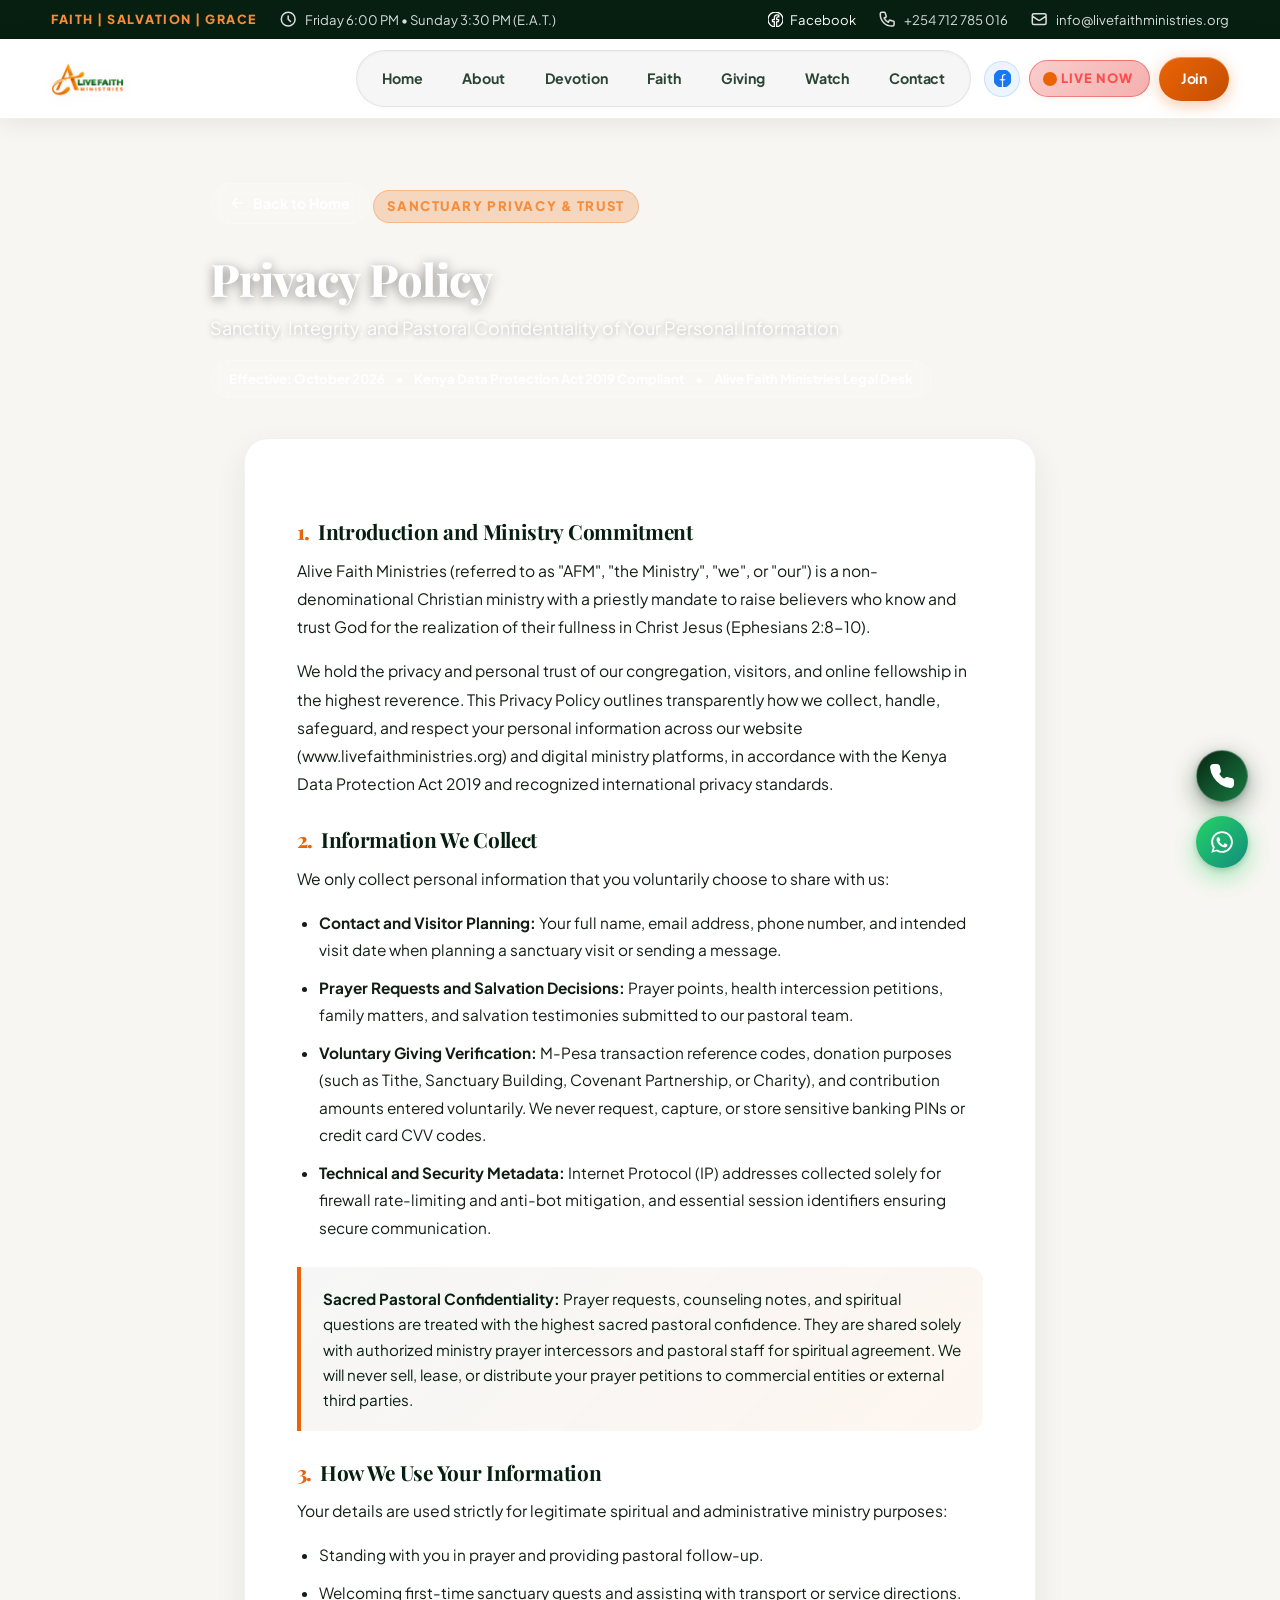
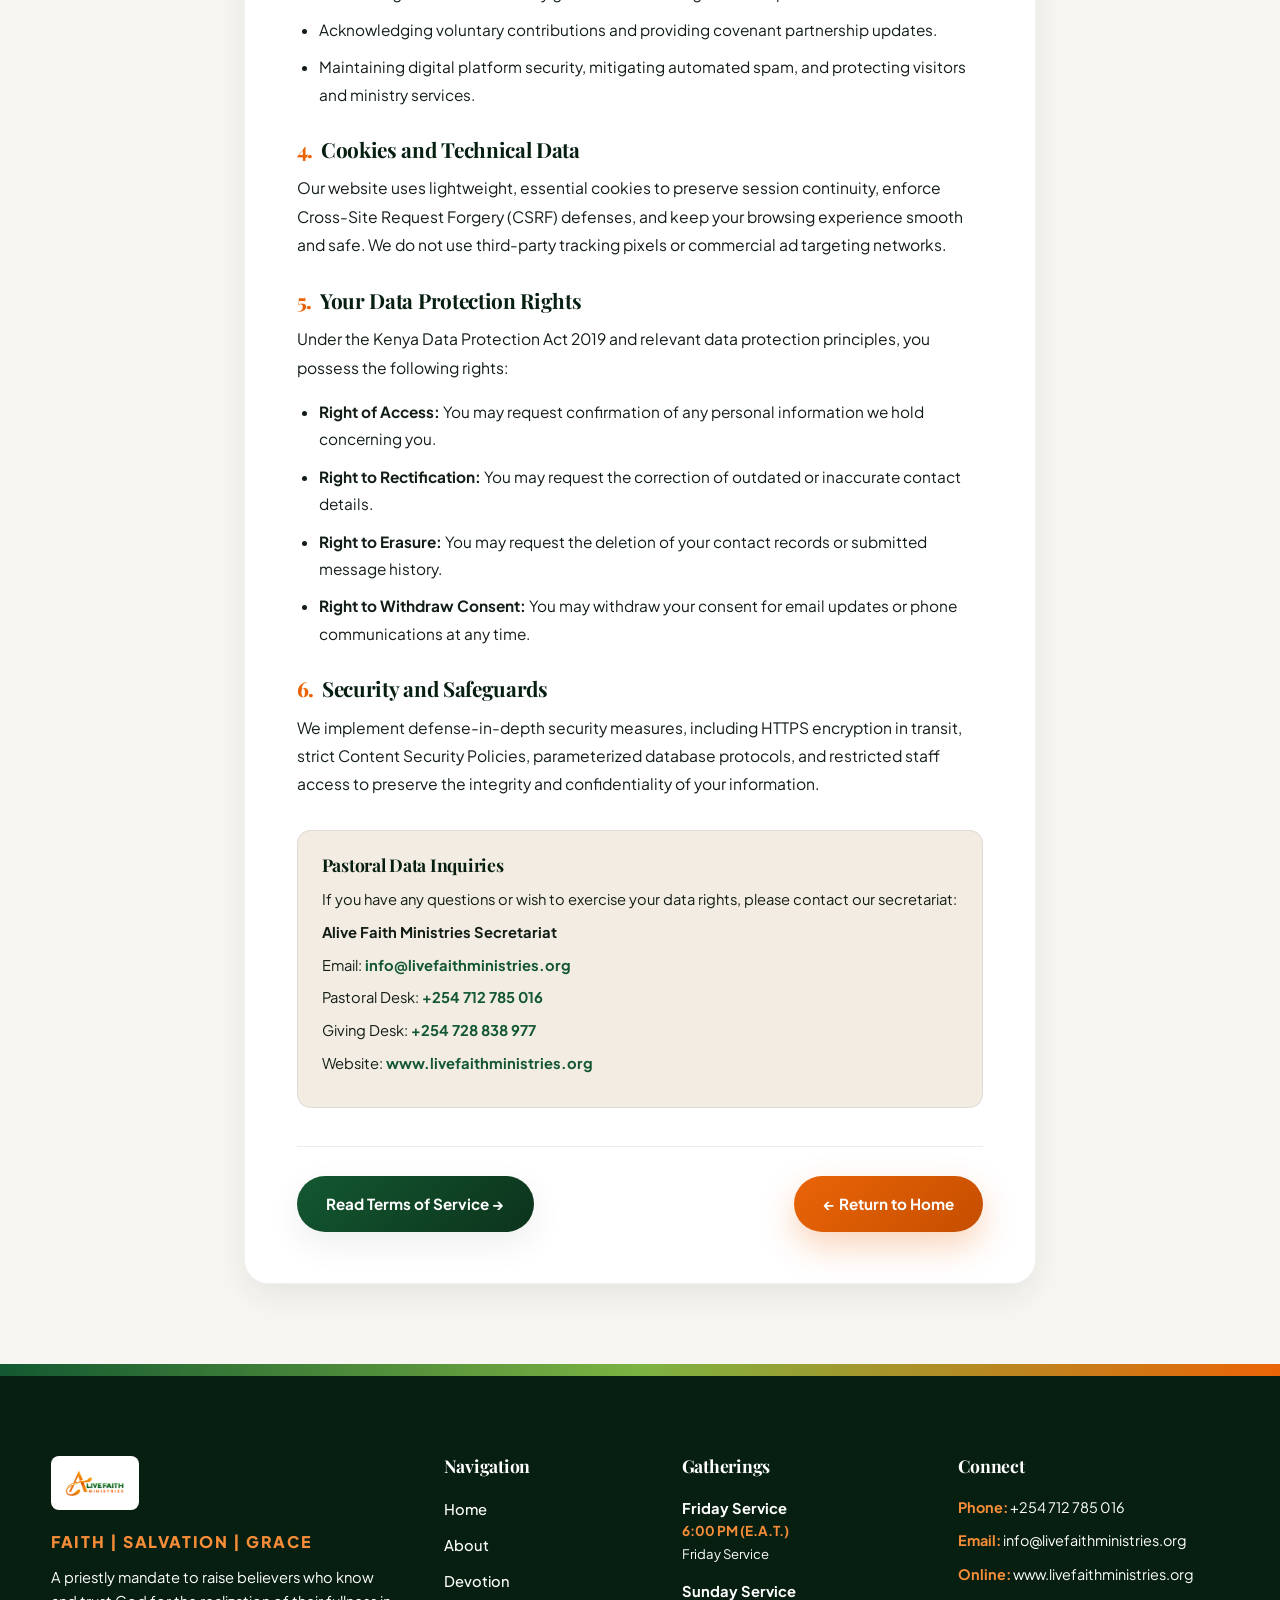
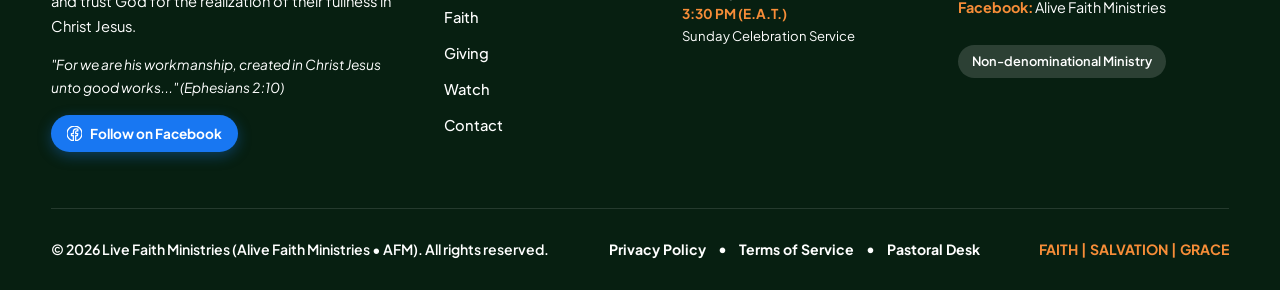
<file: privacy.html>
<!DOCTYPE html>
<html lang="en" dir="ltr" prefix="og: https://ogp.me/ns#">
<head>
  <meta charset="UTF-8">
  <meta http-equiv="X-UA-Compatible" content="IE=edge">
  <meta name="viewport" content="width=device-width, initial-scale=1.0, viewport-fit=cover">
  <meta name="format-detection" content="telephone=no">
  <title>Privacy Policy | Live Faith Ministries Nairobi</title>
  <meta name="description" content="Read the Privacy Policy of Live Faith Ministries (Alive Faith Ministries - AFM) covering website data protection, prayer requests, and communications.">
  <meta name="keywords" content="Privacy Policy Live Faith Ministries, Alive Faith Ministries Data Protection, Church Website Privacy Kenya">
  <meta name="author" content="Live Faith Ministries">
  <meta name="robots" content="index, follow, max-image-preview:large, max-snippet:-1, max-video-preview:-1">
  <link rel="canonical" href="https://www.livefaithministries.org/privacy.html">

  <!-- Search Engine Verification (Google & Bing) -->
  <meta name="google-site-verification" content="googlee439da0fb1beeddb">
  <meta name="google-site-verification" content="e439da0fb1beeddb">
  <meta name="msvalidate.01" content="918D94204B716ABA93451065E721A619">

  <!-- Open Graph / Facebook / WhatsApp Meta Tags -->
  <meta property="og:type" content="website">
  <meta property="og:url" content="https://www.livefaithministries.org/privacy.html">
  <meta property="og:site_name" content="Live Faith Ministries (Alive Faith Ministries)">
  <meta property="og:title" content="Privacy Policy | Live Faith Ministries Nairobi">
  <meta property="og:description" content="Read the Privacy Policy of Live Faith Ministries (Alive Faith Ministries - AFM) covering website data protection, prayer requests, and communications.">
  <meta property="og:image" content="https://www.livefaithministries.org/assets/images/worship-hero.jpg">
  <meta property="og:image:secure_url" content="https://www.livefaithministries.org/assets/images/worship-hero.jpg">
  <meta property="og:image:type" content="image/jpeg">
  <meta property="og:image:width" content="1600">
  <meta property="og:image:height" content="1064">
  <meta property="og:image:alt" content="Live Faith Ministries - Church Worship and Word Gathering Nairobi">
  <meta property="og:locale" content="en_US">
  <meta property="og:locale:alternate" content="en_GB">

  <!-- Local SEO & Geographic Meta Tags (Nairobi, Kenya) -->
  <meta name="geo.region" content="KE-30">
  <meta name="geo.placename" content="Nairobi, Kenya">
  <meta name="geo.position" content="-1.319247;36.892543">
  <meta name="ICBM" content="-1.319247, 36.892543">

  <!-- Twitter / X Meta Tags -->
  <meta name="twitter:card" content="summary_large_image">
  <meta name="twitter:url" content="https://www.livefaithministries.org/privacy.html">
  <meta name="twitter:title" content="Privacy Policy | Live Faith Ministries Nairobi">
  <meta name="twitter:description" content="Read the Privacy Policy of Live Faith Ministries (Alive Faith Ministries - AFM) covering website data protection, prayer requests, and communications.">
  <meta name="twitter:image" content="https://www.livefaithministries.org/assets/images/worship-hero.jpg">

  <!-- Mobile Theme & PWA Manifest -->
  <meta name="theme-color" content="#071f11">
  <meta name="apple-mobile-web-app-capable" content="yes">
  <meta name="apple-mobile-web-app-status-bar-style" content="black-translucent">
  <meta name="apple-mobile-web-app-title" content="Live Faith">
  <link rel="manifest" href="site.webmanifest">

  <!-- Favicon and Brand Touch Icons -->
  <link rel="icon" type="image/x-icon" href="assets/images/favicon.ico">
  <link rel="icon" type="image/png" sizes="32x32" href="assets/images/favicon-32x32.png">
  <link rel="icon" type="image/png" sizes="16x16" href="assets/images/favicon-16x16.png">
  <link rel="icon" type="image/png" sizes="48x48" href="assets/images/favicon-48x48.png">
  <link rel="apple-touch-icon" sizes="180x180" href="assets/images/apple-touch-icon.png">
  <link rel="shortcut icon" href="favicon.ico">

  <!-- Fonts: Playfair Display & Plus Jakarta Sans -->
  <link rel="preconnect" href="https://fonts.googleapis.com">
  <link rel="preconnect" href="https://fonts.gstatic.com" crossorigin>
  <link href="https://fonts.googleapis.com/css2?family=Playfair+Display:ital,wght@0,500;0,600;0,700;0,800;1,400;1,600&family=Plus+Jakarta+Sans:wght@300;400;500;600;700;800&display=swap" rel="stylesheet">

  <!-- Main Stylesheet -->
  <link rel="stylesheet" href="assets/css/style.css?v=7.1">

  <!-- Structured Data (JSON-LD) -->
  <script type="application/ld+json">
  {
    "@context": "https://schema.org",
    "@graph": [
      {
        "@type": "Church",
        "@id": "https://www.livefaithministries.org/#church",
        "name": "Live Faith Ministries",
        "alternateName": [
          "Alive Faith Ministries",
          "AFM"
        ],
        "url": "https://www.livefaithministries.org/"
      },
      {
        "@type": "WebPage",
        "@id": "https://www.livefaithministries.org/privacy.html#webpage",
        "url": "https://www.livefaithministries.org/privacy.html",
        "name": "Privacy Policy | Live Faith Ministries Nairobi",
        "description": "Read the Privacy Policy of Live Faith Ministries (Alive Faith Ministries - AFM) covering website data protection, prayer requests, and communications.",
        "isPartOf": {
          "@id": "https://www.livefaithministries.org/#website"
        },
        "about": {
          "@id": "https://www.livefaithministries.org/#church"
        }
      },
      {
        "@type": "BreadcrumbList",
        "itemListElement": [
          {
            "@type": "ListItem",
            "position": 1,
            "name": "Home",
            "item": "https://www.livefaithministries.org/"
          },
          {
            "@type": "ListItem",
            "position": 2,
            "name": "Privacy Policy",
            "item": "https://www.livefaithministries.org/privacy.html"
          }
        ]
      }
    ]
  }
  </script>
</head>
<body>

<!-- Accessible Skip to Content Link -->
  <a href="#main-content" class="skip-link">Skip to main content</a>

  <!-- Top Announcement Bar (Desktop & Wide Displays) -->
  <div class="topbar">
    <div class="container topbar-content">
      <div class="topbar-info">
        <span class="topbar-tag">
          FAITH | SALVATION | GRACE        </span>
        <span class="topbar-item hide-mobile">
          <svg class="icon" viewBox="0 0 24 24"><path d="M12 8v4l3 3m6-3a9 9 0 11-18 0 9 9 0 0118 0z"></path></svg>
          Friday 6:00 PM &bull; Sunday 3:30 PM (E.A.T.)
        </span>
      </div>
      <div class="topbar-info right-aligned">
        <a href="https://www.facebook.com/profile.php?id=61595832568680" target="_blank" rel="noopener noreferrer" class="topbar-item" style="color: #ffffff; display: inline-flex; align-items: center; gap: 0.4rem;" aria-label="Alive Faith Ministries on Facebook" title="Follow AFM on Facebook">
          <svg class="icon" viewBox="0 0 24 24" fill="#1877F2" style="width: 15px; height: 15px;"><path d="M24 12.073c0-6.627-5.373-12-12-12s-12 5.373-12 12c0 5.99 4.388 10.954 10.125 11.854v-8.385H7.078v-3.47h3.047V9.43c0-3.007 1.792-4.669 4.533-4.669 1.312 0 2.686.235 2.686.235v2.953H15.83c-1.491 0-1.956.925-1.956 1.874v2.25h3.328l-.532 3.47h-2.796v8.385C19.612 23.027 24 18.062 24 12.073z"/></svg>
          Facebook
        </a>
        <span class="topbar-item">
          <svg class="icon" viewBox="0 0 24 24"><path d="M3 5a2 2 0 012-2h3.28a1 1 0 01.948.684l1.498 4.493a1 1 0 01-.502 1.21l-2.257 1.13a11.042 11.042 0 005.516 5.516l1.13-2.257a1 1 0 011.21-.502l4.493 1.498a1 1 0 01.684.949V19a2 2 0 01-2 2h-1C9.716 21 3 14.284 3 6V5z"></path></svg>
          <a href="tel:+254712785016">+254 712 785 016</a>
        </span>
        <span class="topbar-item hide-mobile">
          <svg class="icon" viewBox="0 0 24 24"><path d="M3 8l7.89 5.26a2 2 0 002.22 0L21 8M5 19h14a2 2 0 002-2V7a2 2 0 00-2-2H5a2 2 0 00-2 2v10a2 2 0 002 2z"></path></svg>
          <a href="mailto:info@livefaithministries.org">info@livefaithministries.org</a>
        </span>
      </div>
    </div>
  </div>

  <!-- Primary Floating Island Header -->
  <header class="navbar">
    <div class="container navbar-container">
      <a href="/" class="brand-logo" aria-label="Alive Faith Ministries">
        <img src="assets/images/logo.png" alt="Alive Faith Ministries" width="595" height="420" decoding="async">
      </a>

      <!-- Right-Aligned Navigation Container -->
      <div class="nav-wrapper">
        <!-- Desktop Single-Word Tabs (Aligned Right, Zero Strokes) -->
        <ul class="desktop-nav-links">
          <li>
            <a href="/" class="nav-tab">
              Home
            </a>
          </li>
          <li>
            <a href="/about" class="nav-tab">
              About
            </a>
          </li>
          <li>
            <a href="/devotions" class="nav-tab">
              Devotion
            </a>
          </li>
          <li>
            <a href="/faith" class="nav-tab">
              Faith
            </a>
          </li>
          <li>
            <a href="/giving" class="nav-tab">
              Giving
            </a>
          </li>
          <li>
            <a href="/watch" class="nav-tab">
              Watch
            </a>
          </li>
          <li>
            <a href="/contact" class="nav-tab">
              Contact
            </a>
          </li>
        </ul>

        <!-- Right Action Items -->
        <div class="nav-actions">
          <a href="https://www.facebook.com/profile.php?id=61595832568680" target="_blank" rel="noopener noreferrer" class="nav-facebook-btn" aria-label="Visit AFM on Facebook" title="Follow us on Facebook">
            <svg class="icon" viewBox="0 0 24 24"><path d="M24 12.073c0-6.627-5.373-12-12-12s-12 5.373-12 12c0 5.99 4.388 10.954 10.125 11.854v-8.385H7.078v-3.47h3.047V9.43c0-3.007 1.792-4.669 4.533-4.669 1.312 0 2.686.235 2.686.235v2.953H15.83c-1.491 0-1.956.925-1.956 1.874v2.25h3.328l-.532 3.47h-2.796v8.385C19.612 23.027 24 18.062 24 12.073z"/></svg>
          </a>
          <!-- Dynamic Live Stream Beacon (Activated Exclusively When Gathering is Live) -->
          <a href="/watch" class="nav-live-pill" id="nav-live-pill" style="display: none;">
            <span class="live-pulse-dot"></span>
            <span>Live Now</span>
          </a>
          <a href="/contact" class="btn btn-primary nav-cta-btn hide-on-mobile">
            Join
          </a>
        </div>

        <!-- Mobile Right Hamburger Toggle (Accessible, Kinetic & Clean) -->
        <button class="mobile-toggle" id="mobile-toggle-btn" aria-label="Open Navigation Menu" aria-expanded="false">
          <span class="hamburger-bar bar-1"></span>
          <span class="hamburger-bar bar-2"></span>
          <span class="hamburger-bar bar-3"></span>
        </button>
      </div>
    </div>
  </header>

  <!-- Mobile Drawer Backdrop Overlay (Cleanly separated outside navbar) -->
  <div class="drawer-backdrop" id="drawer-backdrop"></div>

  <!-- Dedicated Luxury Mobile Slide Drawer (Right-Side, Zero Stacking Conflicts) -->
  <aside class="mobile-drawer" id="mobile-drawer" aria-label="Mobile Navigation Menu">
    <div class="mobile-drawer-inner">
      
      <!-- Drawer Header with Logo & Touch-Friendly Close Button -->
      <div class="mobile-drawer-header">
        <div class="drawer-brand">
          <img src="assets/images/logo.png" alt="Alive Faith Ministries" width="595" height="420" decoding="async">
          <div class="drawer-brand-text">
            <strong>AFM</strong>
            <span class="drawer-priestly-badge">Priestly Mandate</span>
          </div>
        </div>
        <button class="mobile-drawer-close" id="mobile-drawer-close" aria-label="Close navigation menu">
          <svg class="icon" viewBox="0 0 24 24"><path d="M6 18L18 6M6 6l12 12"></path></svg>
        </button>
      </div>

      <!-- Single-Word Mobile Menu Items with Icons & Subtitles -->
      <ul class="mobile-drawer-nav">
        <li>
          <a href="/" class="mobile-nav-item">
            <div class="mobile-item-icon">
              <svg class="icon" viewBox="0 0 24 24"><path d="M3 12l2-2m0 0l7-7 7 7M5 10v10a1 1 0 001 1h3m10-11l2 2m-2-2v10a1 1 0 01-1 1h-3m-6 0a1 1 0 001-1v-4a1 1 0 011-1h2a1 1 0 011 1v4a1 1 0 001 1m-6 0h6"></path></svg>
            </div>
            <div class="mobile-item-text">
              <span class="mobile-item-title">Home</span>
              <span class="mobile-item-sub">Experience Faith, Grace &amp; Intimacy</span>
            </div>
            <span class="mobile-item-arrow">&rarr;</span>
          </a>
        </li>
        <li>
          <a href="/about" class="mobile-nav-item">
            <div class="mobile-item-icon">
              <svg class="icon" viewBox="0 0 24 24"><path d="M13 16h-1v-4h-1m1-4h.01M21 12a9 9 0 11-18 0 9 9 0 0118 0z"></path></svg>
            </div>
            <div class="mobile-item-text">
              <span class="mobile-item-title">About</span>
              <span class="mobile-item-sub">Our Mandate, Vision &amp; 5 Values</span>
            </div>
            <span class="mobile-item-arrow">&rarr;</span>
          </a>
        </li>
        <li>
          <a href="/devotions" class="mobile-nav-item">
            <div class="mobile-item-icon" style="background: rgba(234, 100, 7, 0.12); color: var(--gold-start);">
              <svg class="icon" viewBox="0 0 24 24"><path d="M12 6.253v13m0-13C10.832 5.477 9.246 5 7.5 5S4.168 5.477 3 6.253v13C4.168 18.477 5.754 18 7.5 18s3.332.477 4.5 1.253m0-13C13.168 5.477 14.754 5 16.5 5c1.747 0 3.332.477 4.5 1.253v13C19.832 18.477 18.247 18 16.5 18c-1.746 0-3.332.477-4.5 1.253"></path></svg>
            </div>
            <div class="mobile-item-text">
              <span class="mobile-item-title">Devotion</span>
              <span class="mobile-item-sub">Daily Priestly Word &amp; Declaration</span>
            </div>
            <span class="mobile-item-arrow">&rarr;</span>
          </a>
        </li>
        <li>
          <a href="/faith" class="mobile-nav-item">
            <div class="mobile-item-icon">
              <svg class="icon" viewBox="0 0 24 24"><path d="M12 6.253v13m0-13C10.832 5.477 9.246 5 7.5 5S4.168 5.477 3 6.253v13C4.168 18.477 5.754 18 7.5 18s3.332.477 4.5 1.253m0-13C13.168 5.477 14.754 5 16.5 5c1.747 0 3.332.477 4.5 1.253v13C19.832 18.477 18.247 18 16.5 18c-1.746 0-3.332.477-4.5 1.253"></path></svg>
            </div>
            <div class="mobile-item-text">
              <span class="mobile-item-title">Faith</span>
              <span class="mobile-item-sub">10 Foundational Articles of Truth</span>
            </div>
            <span class="mobile-item-arrow">&rarr;</span>
          </a>
        </li>
        <li>
          <a href="/giving" class="mobile-nav-item">
            <div class="mobile-item-icon amber">
              <svg class="icon" viewBox="0 0 24 24"><path d="M17 20h5v-2a3 3 0 00-5.356-1.857M17 20H7m10 0v-2c0-.656-.126-1.283-.356-1.857M7 20H2v-2a3 3 0 015.356-1.857M7 20v-2c0-.656.126-1.283.356-1.857m0 0a5.002 5.002 0 019.288 0M15 7a3 3 0 11-6 0 3 3 0 016 0zm6 3a2 2 0 11-4 0 2 2 0 014 0zM7 10a2 2 0 11-4 0 2 2 0 014 0z"></path></svg>
            </div>
            <div class="mobile-item-text">
              <span class="mobile-item-title">Giving</span>
              <span class="mobile-item-sub">M-Pesa Stewardship &amp; Partnership</span>
            </div>
            <span class="mobile-item-arrow">&rarr;</span>
          </a>
        </li>
        <li>
          <a href="/watch" class="mobile-nav-item">
            <div class="mobile-item-icon amber">
              <svg class="icon" viewBox="0 0 24 24"><path d="M14.752 11.168l-3.197-2.132A1 1 0 0010 9.87v4.263a1 1 0 001.555.832l3.197-2.132a1 1 0 000-1.664z"></path><path d="M21 12a9 9 0 11-18 0 9 9 0 0118 0z"></path></svg>
            </div>
            <div class="mobile-item-text">
              <span class="mobile-item-title">Watch</span>
              <span class="mobile-item-sub">Live Broadcast &amp; Archive Stream</span>
            </div>
            <span class="mobile-item-arrow">&rarr;</span>
          </a>
        </li>
        <li>
          <a href="/contact" class="mobile-nav-item">
            <div class="mobile-item-icon">
              <svg class="icon" viewBox="0 0 24 24"><path d="M3 8l7.89 5.26a2 2 0 002.22 0L21 8M5 19h14a2 2 0 002-2V7a2 2 0 00-2-2H5a2 2 0 00-2 2v10a2 2 0 002 2z"></path></svg>
            </div>
            <div class="mobile-item-text">
              <span class="mobile-item-title">Contact</span>
              <span class="mobile-item-sub">Prayer Requests &amp; Plan a Visit</span>
            </div>
            <span class="mobile-item-arrow">&rarr;</span>
          </a>
        </li>
      </ul>

      <!-- Drawer Action Buttons -->
      <div class="mobile-drawer-actions">
        <a href="/watch" class="btn btn-primary" id="drawer-watch-live-btn" style="width: 100%;">
          <span class="live-pulse-dot" id="drawer-live-pulse-dot" style="background-color: #ffffff; display: none;"></span>
          <span id="drawer-watch-label">Watch Services</span>
        </a>
        <a href="/contact" class="btn btn-secondary" style="width: 100%;">
          Plan a Visit
        </a>
      </div>

      <!-- Quick Contact Info in Drawer -->
      <div class="mobile-drawer-contact">
        <div class="drawer-contact-item">
          <svg class="icon" viewBox="0 0 24 24"><path d="M3 5a2 2 0 012-2h3.28a1 1 0 01.948.684l1.498 4.493a1 1 0 01-.502 1.21l-2.257 1.13a11.042 11.042 0 005.516 5.516l1.13-2.257a1 1 0 011.21-.502l4.493 1.498a1 1 0 01.684.949V19a2 2 0 01-2 2h-1C9.716 21 3 14.284 3 6V5z"></path></svg>
          <a href="tel:+254712785016">Call: +254 712 785 016</a>
        </div>
        <div class="drawer-contact-item">
          <svg class="icon" viewBox="0 0 24 24" fill="#25D366"><path d="M12.031 2C6.496 2 2 6.496 2 12.031c0 1.97.57 3.81 1.558 5.372L2.094 22l4.75-1.442A9.97 9.97 0 0012.03 22c5.535 0 10.031-4.496 10.031-10.031S17.566 2 12.031 2zm0 18.25a8.21 8.21 0 01-4.225-1.168l-.304-.18-3.13.951.956-3.045-.198-.316A8.19 8.19 0 013.78 12.03c0-4.55 3.7-8.25 8.25-8.25 4.55 0 8.25 3.7 8.25 8.25 0 4.55-3.7 8.25-8.25 8.25zm4.516-6.19c-.248-.124-1.464-.722-1.691-.805-.227-.083-.393-.124-.558.124-.165.248-.64 1.054-.785 1.219-.145.165-.29.186-.538.062-.248-.124-1.047-.386-1.995-1.231-.738-.658-1.237-1.472-1.382-1.72-.145-.248-.015-.382.109-.505.111-.111.248-.29.372-.435.124-.145.165-.248.248-.413.083-.165.041-.31-.021-.435-.062-.124-.558-1.344-.765-1.841-.2-.484-.403-.418-.558-.426-.145-.008-.31-.01-.475-.01-.165 0-.434.062-.661.31-.227.248-.868.848-.868 2.068s.889 2.399 1.013 2.564c.124.165 1.748 2.669 4.234 3.743.592.256 1.054.409 1.414.523.595.189 1.136.162 1.564.098.477-.072 1.464-.599 1.671-1.178.207-.579.207-1.075.145-1.178-.062-.103-.227-.165-.475-.29z"/></svg>
          <a href="https://wa.me/254712785016?text=Hello%20Alive%20Faith%20Ministries,%20I%20would%20like%20to%20connect%20with%20you." target="_blank" rel="noopener noreferrer">WhatsApp Chat</a>
        </div>
        <div class="drawer-contact-item">
          <svg class="icon" viewBox="0 0 24 24"><path d="M3 8l7.89 5.26a2 2 0 002.22 0L21 8M5 19h14a2 2 0 002-2V7a2 2 0 00-2-2H5a2 2 0 00-2 2v10a2 2 0 002 2z"></path></svg>
          <a href="mailto:info@livefaithministries.org">info@livefaithministries.org</a>
        </div>
        <div class="drawer-contact-item">
          <svg class="icon" viewBox="0 0 24 24" fill="#1877F2"><path d="M24 12.073c0-6.627-5.373-12-12-12s-12 5.373-12 12c0 5.99 4.388 10.954 10.125 11.854v-8.385H7.078v-3.47h3.047V9.43c0-3.007 1.792-4.669 4.533-4.669 1.312 0 2.686.235 2.686.235v2.953H15.83c-1.491 0-1.956.925-1.956 1.874v2.25h3.328l-.532 3.47h-2.796v8.385C19.612 23.027 24 18.062 24 12.073z"/></svg>
          <a href="https://www.facebook.com/profile.php?id=61595832568680" target="_blank" rel="noopener noreferrer">Facebook Page</a>
        </div>
        <div class="drawer-times-badge">
          Friday 6:00 PM &bull; Sunday 3:30 PM (E.A.T.)
        </div>
      </div>

    </div>
  </aside>

  <!-- Mobile Floating Quick-Action Bar (Sticky Under Thumbs) -->
  <nav class="mobile-bottom-bar" aria-label="Mobile Quick Access">
    <a href="/" class="bottom-bar-item">
      <svg class="icon" viewBox="0 0 24 24"><path d="M3 12l2-2m0 0l7-7 7 7M5 10v10a1 1 0 001 1h3m10-11l2 2m-2-2v10a1 1 0 01-1 1h-3m-6 0a1 1 0 001-1v-4a1 1 0 011-1h2a1 1 0 011 1v4a1 1 0 001 1m-6 0h6"></path></svg>
      <span>Home</span>
    </a>
    <a href="/watch" class="bottom-bar-item">
      <span class="live-pulse-dot" id="bottom-bar-live-dot" style="position: absolute; top: 6px; right: 22%; display: none;"></span>
      <svg class="icon" viewBox="0 0 24 24"><path d="M14.752 11.168l-3.197-2.132A1 1 0 0010 9.87v4.263a1 1 0 001.555.832l3.197-2.132a1 1 0 000-1.664z"></path><path d="M21 12a9 9 0 11-18 0 9 9 0 0118 0z"></path></svg>
      <span>Watch</span>
    </a>
    <a href="/giving" class="bottom-bar-item">
      <svg class="icon" viewBox="0 0 24 24"><path d="M17 20h5v-2a3 3 0 00-5.356-1.857M17 20H7m10 0v-2c0-.656-.126-1.283-.356-1.857M7 20H2v-2a3 3 0 015.356-1.857M7 20v-2c0-.656.126-1.283.356-1.857m0 0a5.002 5.002 0 019.288 0M15 7a3 3 0 11-6 0 3 3 0 016 0zm6 3a2 2 0 11-4 0 2 2 0 014 0zM7 10a2 2 0 11-4 0 2 2 0 014 0z"></path></svg>
      <span>Give</span>
    </a>
    <a href="/contact" class="bottom-bar-item">
      <svg class="icon" viewBox="0 0 24 24"><path d="M12 2l3.09 6.26L22 9.27l-5 4.87 1.18 6.88L12 17.77l-6.18 3.25L7 14.14 2 9.27l6.91-1.01L12 2z"></path></svg>
      <span>Prayer</span>
    </a>
    <button type="button" class="bottom-bar-item" id="bottom-bar-menu-btn" aria-label="Open Full Menu">
      <svg class="icon" viewBox="0 0 24 24"><path d="M4 6h16M4 12h16M4 18h16"></path></svg>
      <span>Menu</span>
    </button>
  </nav>

<main id="main-content" class="legal-standalone-page">
<!-- Breadcrumb & Hero Banner -->
  <section class="legal-hero-banner">
    <div class="container">
      <div class="legal-hero-content">
        <a href="/" class="legal-back-btn">
          <svg class="icon" viewBox="0 0 24 24"><path d="M19 12H5M12 19l-7-7 7-7"></path></svg>
          Back to Home
        </a>
        <span class="section-tag">Sanctuary Privacy &amp; Trust</span>
        <h1 class="legal-page-title">Privacy Policy</h1>
        <p class="legal-page-subtitle">Sanctity, Integrity, and Pastoral Confidentiality of Your Personal Information</p>
        <div class="legal-meta-badge">
          <span>Effective: October 2026</span>
          <span>&bull;</span>
          <span>Kenya Data Protection Act 2019 Compliant</span>
          <span>&bull;</span>
          <span>Alive Faith Ministries Legal Desk</span>
        </div>
      </div>
    </div>
  </section>

  <!-- Document Body Card -->
  <section class="legal-document-section">
    <div class="container">
      <article class="legal-document-card">
        
        <div class="legal-section">
          <h3><span class="legal-section-num">1.</span> Introduction and Ministry Commitment</h3>
          <p>
            Alive Faith Ministries (referred to as "AFM", "the Ministry", "we", or "our") is a non-denominational Christian ministry with a priestly mandate to raise believers who know and trust God for the realization of their fullness in Christ Jesus (Ephesians 2:8-10).
          </p>
          <p>
            We hold the privacy and personal trust of our congregation, visitors, and online fellowship in the highest reverence. This Privacy Policy outlines transparently how we collect, handle, safeguard, and respect your personal information across our website (www.livefaithministries.org) and digital ministry platforms, in accordance with the Kenya Data Protection Act 2019 and recognized international privacy standards.
          </p>
        </div>

        <div class="legal-section">
          <h3><span class="legal-section-num">2.</span> Information We Collect</h3>
          <p>We only collect personal information that you voluntarily choose to share with us:</p>
          <ul>
            <li><strong>Contact and Visitor Planning:</strong> Your full name, email address, phone number, and intended visit date when planning a sanctuary visit or sending a message.</li>
            <li><strong>Prayer Requests and Salvation Decisions:</strong> Prayer points, health intercession petitions, family matters, and salvation testimonies submitted to our pastoral team.</li>
            <li><strong>Voluntary Giving Verification:</strong> M-Pesa transaction reference codes, donation purposes (such as Tithe, Sanctuary Building, Covenant Partnership, or Charity), and contribution amounts entered voluntarily. We never request, capture, or store sensitive banking PINs or credit card CVV codes.</li>
            <li><strong>Technical and Security Metadata:</strong> Internet Protocol (IP) addresses collected solely for firewall rate-limiting and anti-bot mitigation, and essential session identifiers ensuring secure communication.</li>
          </ul>
        </div>

        <div class="legal-highlight-box">
          <strong>Sacred Pastoral Confidentiality:</strong>
          Prayer requests, counseling notes, and spiritual questions are treated with the highest sacred pastoral confidence. They are shared solely with authorized ministry prayer intercessors and pastoral staff for spiritual agreement. We will never sell, lease, or distribute your prayer petitions to commercial entities or external third parties.
        </div>

        <div class="legal-section">
          <h3><span class="legal-section-num">3.</span> How We Use Your Information</h3>
          <p>Your details are used strictly for legitimate spiritual and administrative ministry purposes:</p>
          <ul>
            <li>Standing with you in prayer and providing pastoral follow-up.</li>
            <li>Welcoming first-time sanctuary guests and assisting with transport or service directions.</li>
            <li>Acknowledging voluntary contributions and providing covenant partnership updates.</li>
            <li>Maintaining digital platform security, mitigating automated spam, and protecting visitors and ministry services.</li>
          </ul>
        </div>

        <div class="legal-section">
          <h3><span class="legal-section-num">4.</span> Cookies and Technical Data</h3>
          <p>
            Our website uses lightweight, essential cookies to preserve session continuity, enforce Cross-Site Request Forgery (CSRF) defenses, and keep your browsing experience smooth and safe. We do not use third-party tracking pixels or commercial ad targeting networks.
          </p>
        </div>

        <div class="legal-section">
          <h3><span class="legal-section-num">5.</span> Your Data Protection Rights</h3>
          <p>Under the Kenya Data Protection Act 2019 and relevant data protection principles, you possess the following rights:</p>
          <ul>
            <li><strong>Right of Access:</strong> You may request confirmation of any personal information we hold concerning you.</li>
            <li><strong>Right to Rectification:</strong> You may request the correction of outdated or inaccurate contact details.</li>
            <li><strong>Right to Erasure:</strong> You may request the deletion of your contact records or submitted message history.</li>
            <li><strong>Right to Withdraw Consent:</strong> You may withdraw your consent for email updates or phone communications at any time.</li>
          </ul>
        </div>

        <div class="legal-section">
          <h3><span class="legal-section-num">6.</span> Security and Safeguards</h3>
          <p>
            We implement defense-in-depth security measures, including HTTPS encryption in transit, strict Content Security Policies, parameterized database protocols, and restricted staff access to preserve the integrity and confidentiality of your information.
          </p>
        </div>

        <div class="legal-contact-card">
          <h4>Pastoral Data Inquiries</h4>
          <p>If you have any questions or wish to exercise your data rights, please contact our secretariat:</p>
          <p><strong>Alive Faith Ministries Secretariat</strong></p>
          <p>Email: <a href="mailto:info@livefaithministries.org">info@livefaithministries.org</a></p>
          <p>Pastoral Desk: <a href="tel:+254712785016">+254 712 785 016</a></p>
          <p>Giving Desk: <a href="tel:+254728838977">+254 728 838 977</a></p>
          <p>Website: <a href="https://www.livefaithministries.org">www.livefaithministries.org</a></p>
        </div>

        <div style="margin-top: 2.4rem; padding-top: 1.8rem; border-top: 1px solid rgba(7, 31, 17, 0.08); display: flex; justify-content: space-between; align-items: center; flex-wrap: wrap; gap: 1rem;">
          <a href="/terms.html" class="btn btn-secondary">Read Terms of Service &rarr;</a>
          <a href="/" class="btn btn-primary">&larr; Return to Home</a>
        </div>

      </article>
    </div>
  </section>
</main>

<!-- Vibrant Accent Ribbon (Phaneroo Style) -->
  <div class="phaneroo-accent-strip"></div>

  <!-- Ministry Footer (Clean, High-End & Stroke-Free) -->
  <footer class="footer">
    <div class="container">
      <div class="footer-grid">
        <!-- Col 1: Brand & Mandate -->
        <div class="footer-brand">
          <a href="/" class="footer-logo-link">
            <img src="assets/images/logo.png" alt="Alive Faith Ministries" width="595" height="420" decoding="async">
          </a>
          <p class="footer-tagline">
            FAITH | SALVATION | GRACE          </p>
          <p class="footer-desc">
            A priestly mandate to raise believers who know and trust God for the realization of their fullness in Christ Jesus.
          </p>
          <div class="footer-verse">
            "For we are his workmanship, created in Christ Jesus unto good works..." (Ephesians 2:10)
          </div>
          <div style="margin-top: 1rem;">
            <a href="https://www.facebook.com/profile.php?id=61595832568680" target="_blank" rel="noopener noreferrer" style="display: inline-flex; align-items: center; gap: 0.5rem; padding: 0.45rem 1rem; font-size: 0.85rem; font-weight: 700; border-radius: var(--radius-full); background: #1877F2; color: #ffffff; text-decoration: none; box-shadow: 0 4px 14px rgba(24, 119, 242, 0.35);">
              <svg class="icon" viewBox="0 0 24 24" fill="currentColor" style="width: 15px; height: 15px;"><path d="M24 12.073c0-6.627-5.373-12-12-12s-12 5.373-12 12c0 5.99 4.388 10.954 10.125 11.854v-8.385H7.078v-3.47h3.047V9.43c0-3.007 1.792-4.669 4.533-4.669 1.312 0 2.686.235 2.686.235v2.953H15.83c-1.491 0-1.956.925-1.956 1.874v2.25h3.328l-.532 3.47h-2.796v8.385C19.612 23.027 24 18.062 24 12.073z"/></svg>
              Follow on Facebook
            </a>
          </div>
        </div>

        <!-- Col 2: Single-Word Navigation -->
        <div class="footer-col">
          <h4>Navigation</h4>
          <ul class="footer-links">
            <li><a href="/">Home</a></li>
            <li><a href="/about">About</a></li>
            <li><a href="/devotions">Devotion</a></li>
            <li><a href="/faith">Faith</a></li>
            <li><a href="/giving">Giving</a></li>
            <li><a href="/watch">Watch</a></li>
            <li><a href="/contact">Contact</a></li>
          </ul>
        </div>

        <!-- Col 3: Service Times -->
        <div class="footer-col">
          <h4>Gatherings</h4>
          <ul class="footer-service-times">
                          <li>
                <div class="footer-service-day">Friday Service</div>
                <div class="footer-service-hour">6:00 PM (E.A.T.)</div>
                <div class="footer-service-title">Friday Service</div>
              </li>
                          <li>
                <div class="footer-service-day">Sunday Service</div>
                <div class="footer-service-hour">3:30 PM (E.A.T.)</div>
                <div class="footer-service-title">Sunday Celebration Service</div>
              </li>
                      </ul>
        </div>

        <!-- Col 4: Reach Alive Faith Ministries -->
        <div class="footer-col">
          <h4>Connect</h4>
          <p class="footer-contact-line">
            <span class="label">Phone:</span>
            <a href="tel:+254712785016">+254 712 785 016</a>
          </p>
          <p class="footer-contact-line">
            <span class="label">Email:</span>
            <a href="mailto:info@livefaithministries.org">info@livefaithministries.org</a>
          </p>
          <p class="footer-contact-line">
            <span class="label">Online:</span>
            <a href="https://www.livefaithministries.org" target="_blank" rel="noopener noreferrer">www.livefaithministries.org</a>
          </p>
          <p class="footer-contact-line">
            <span class="label">Facebook:</span>
            <a href="https://www.facebook.com/profile.php?id=61595832568680" target="_blank" rel="noopener noreferrer">Alive Faith Ministries</a>
          </p>
          <div class="footer-badge">
            Non-denominational Ministry
          </div>
        </div>
      </div>

      <!-- Footer Bottom (Clean, Well-Balanced 3-Column Baseline) -->
      <div class="footer-bottom">
        <p class="footer-copyright">&copy; 2026 Live Faith Ministries (Alive Faith Ministries &bull; AFM). All rights reserved.</p>
        <div class="footer-legal-row">
          <a href="/privacy.html" class="footer-legal-link">Privacy Policy</a>
          <span class="footer-legal-dot">&bull;</span>
          <a href="/terms.html" class="footer-legal-link">Terms of Service</a>
          <span class="footer-legal-dot">&bull;</span>
          <a href="/admin.html" class="footer-legal-link" title="Pastoral Devotional Desk Login">Pastoral Desk</a>
        </div>
        <p class="motto-pill">FAITH | SALVATION | GRACE</p>
      </div>
    </div>
  </footer>

  <!-- Floating Contact Dock (WhatsApp & Direct Phone Call) -->
  <aside class="floating-contact-dock" aria-label="Quick Contact Actions" style="display:flex;">
    <!-- Call Pastoral Desk -->
    <a href="tel:+254712785016" class="floating-action-btn btn-call" aria-label="Call Alive Faith Ministries Pastoral Desk (+254 712 785 016)" title="Call Us: +254 712 785 016" style="display:flex;">
      <span class="floating-btn-tooltip">Call Pastoral Desk</span>
      <svg class="floating-btn-icon" viewBox="0 0 24 24" fill="none" stroke="currentColor" stroke-width="2.2" stroke-linecap="round" stroke-linejoin="round">
        <path d="M22 16.92v3a2 2 0 0 1-2.18 2 19.79 19.79 0 0 1-8.63-3.07 19.5 19.5 0 0 1-6-6 19.79 19.79 0 0 1-3.07-8.67A2 2 0 0 1 4.11 2h3a2 2 0 0 1 2 1.72 12.84 12.84 0 0 0 .7 2.81 2 2 0 0 1-.45 2.11L8.09 9.91a16 16 0 0 0 6 6l1.27-1.27a2 2 0 0 1 2.11-.45 12.84 12.84 0 0 0 2.81.7A2 2 0 0 1 22 16.92z"></path>
      </svg>
    </a>

    <!-- WhatsApp Ministry Chat -->
    <a href="https://wa.me/254712785016?text=Hello%20Alive%20Faith%20Ministries,%20I%20would%20like%20to%20connect%20with%20you." target="_blank" rel="noopener noreferrer" class="floating-action-btn btn-whatsapp" aria-label="Chat with Alive Faith Ministries on WhatsApp" title="Chat on WhatsApp" style="display:flex;">
      <span class="floating-btn-pulse"></span>
      <span class="floating-btn-tooltip">Chat on WhatsApp</span>
      <svg class="floating-btn-icon" viewBox="0 0 24 24" fill="currentColor">
        <path d="M12.031 2C6.496 2 2 6.496 2 12.031c0 1.97.57 3.81 1.558 5.372L2.094 22l4.75-1.442A9.97 9.97 0 0012.03 22c5.535 0 10.031-4.496 10.031-10.031S17.566 2 12.031 2zm0 18.25a8.21 8.21 0 01-4.225-1.168l-.304-.18-3.13.951.956-3.045-.198-.316A8.19 8.19 0 013.78 12.03c0-4.55 3.7-8.25 8.25-8.25 4.55 0 8.25 3.7 8.25 8.25 0 4.55-3.7 8.25-8.25 8.25zm4.516-6.19c-.248-.124-1.464-.722-1.691-.805-.227-.083-.393-.124-.558.124-.165.248-.64 1.054-.785 1.219-.145.165-.29.186-.538.062-.248-.124-1.047-.386-1.995-1.231-.738-.658-1.237-1.472-1.382-1.72-.145-.248-.015-.382.109-.505.111-.111.248-.29.372-.435.124-.145.165-.248.248-.413.083-.165.041-.31-.021-.435-.062-.124-.558-1.344-.765-1.841-.2-.484-.403-.418-.558-.426-.145-.008-.31-.01-.475-.01-.165 0-.434.062-.661.31-.227.248-.868.848-.868 2.068s.889 2.399 1.013 2.564c.124.165 1.748 2.669 4.234 3.743.592.256 1.054.409 1.414.523.595.189 1.136.162 1.564.098.477-.072 1.464-.599 1.671-1.178.207-.579.207-1.075.145-1.178-.062-.103-.227-.165-.475-.29z"/>
      </svg>
    </a>
  </aside>

  <!-- Main JavaScript File -->
  <script src="assets/js/main.js?v=4.0"></script>
</body>
</html>
</file>
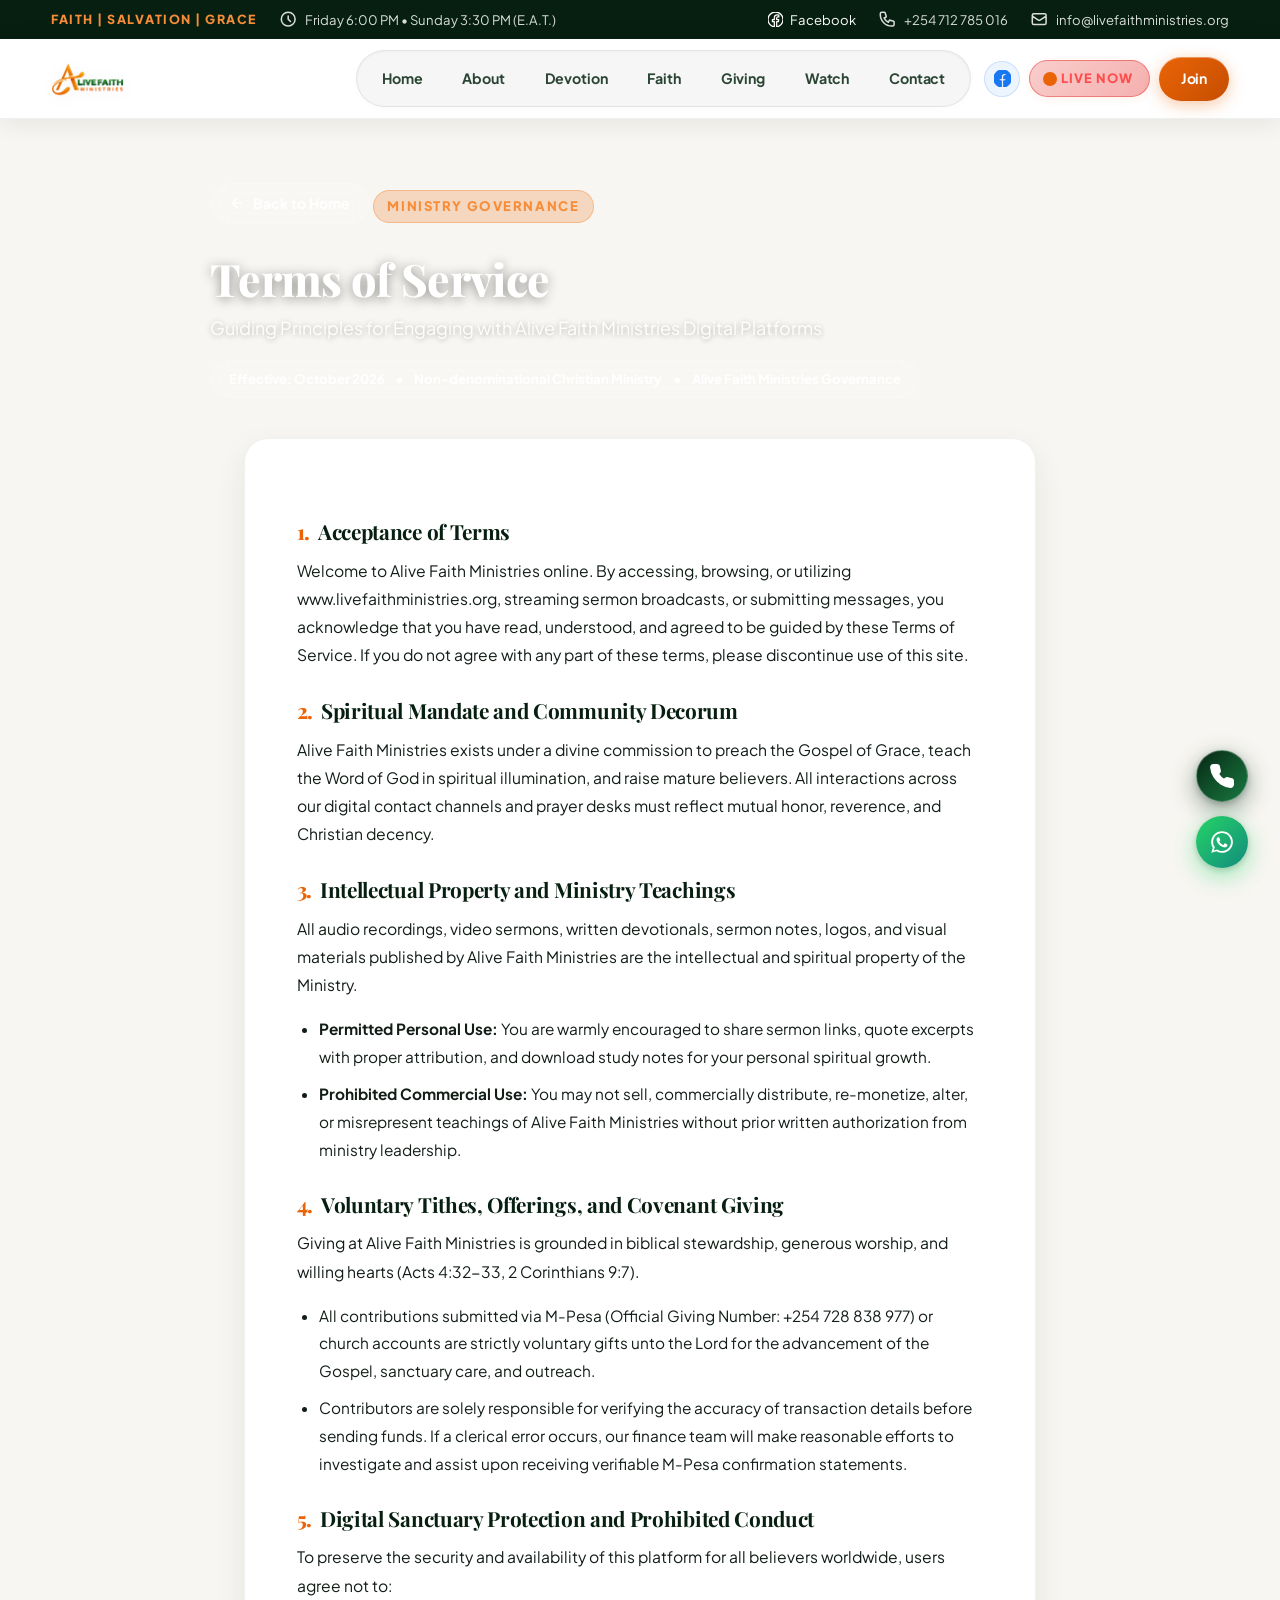
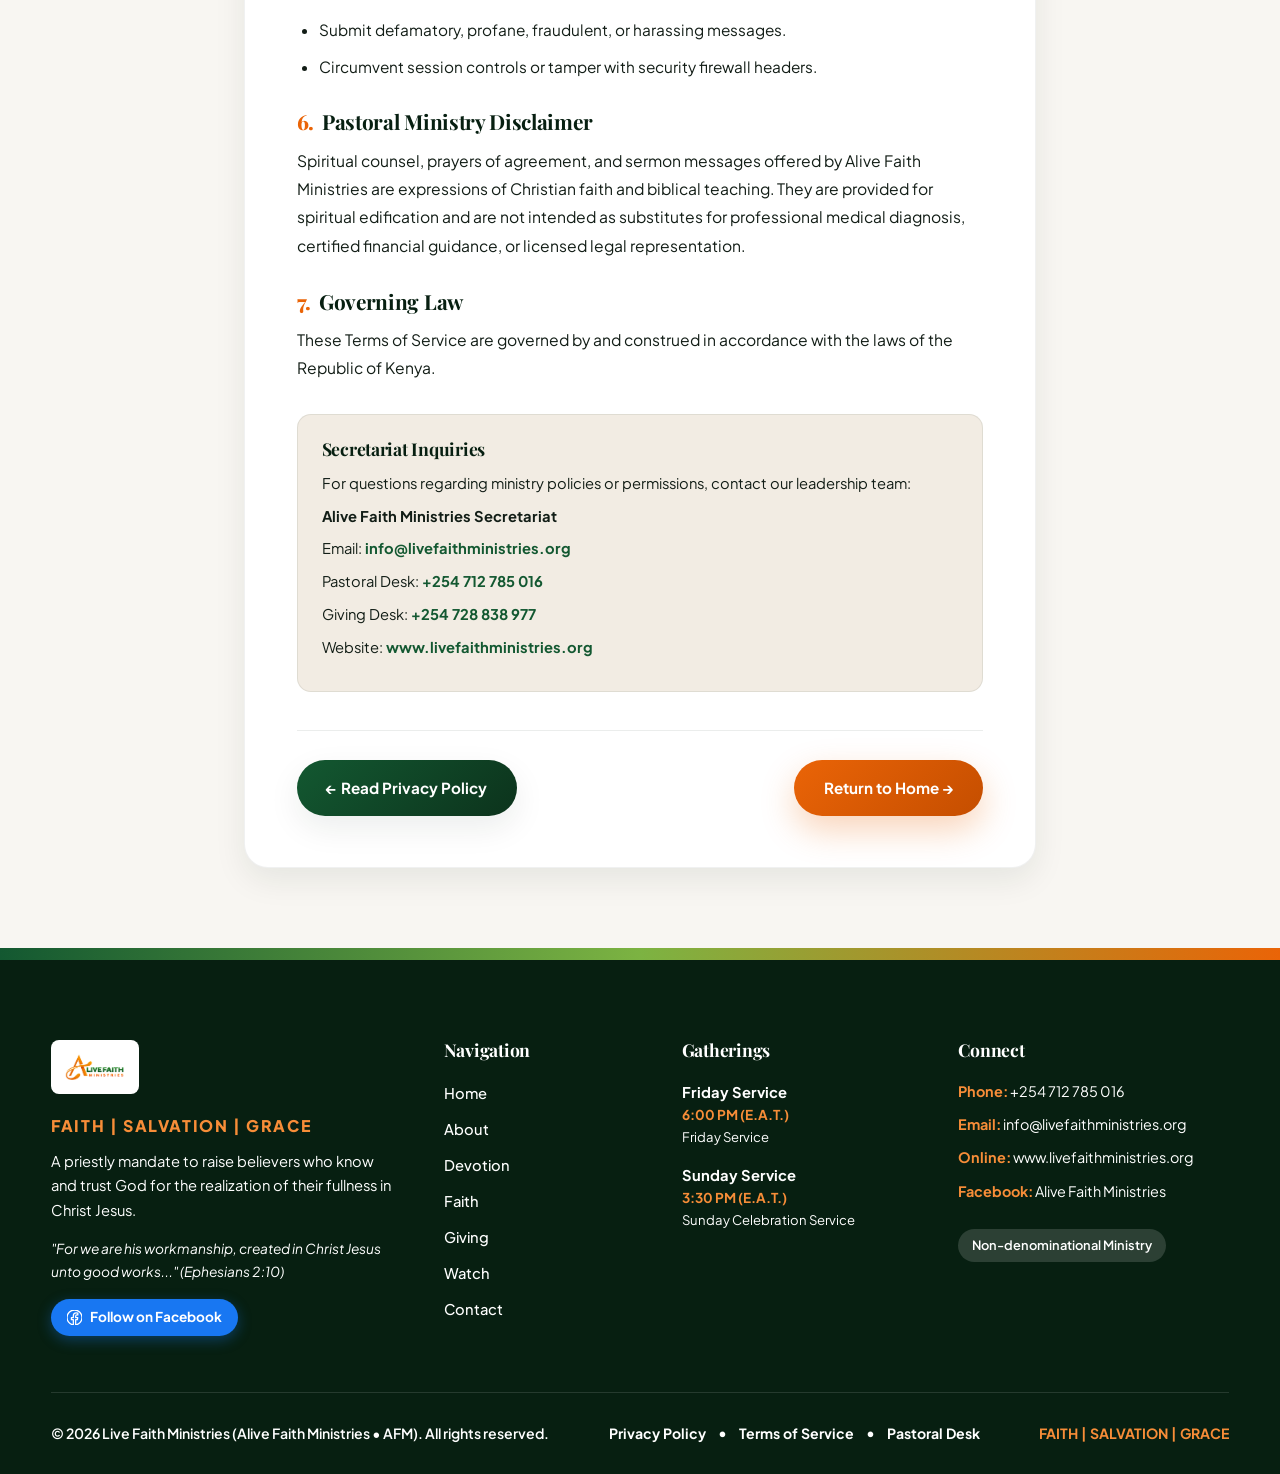
<file: terms.html>
<!DOCTYPE html>
<html lang="en" dir="ltr" prefix="og: https://ogp.me/ns#">
<head>
  <meta charset="UTF-8">
  <meta http-equiv="X-UA-Compatible" content="IE=edge">
  <meta name="viewport" content="width=device-width, initial-scale=1.0, viewport-fit=cover">
  <meta name="format-detection" content="telephone=no">
  <title>Terms of Service | Live Faith Ministries Nairobi</title>
  <meta name="description" content="Review the Terms of Service for Live Faith Ministries (Alive Faith Ministries - AFM) at www.livefaithministries.org in Nairobi, Kenya.">
  <meta name="keywords" content="Terms of Service Live Faith Ministries, Alive Faith Ministries Terms, Ministry Guidelines Kenya">
  <meta name="author" content="Live Faith Ministries">
  <meta name="robots" content="index, follow, max-image-preview:large, max-snippet:-1, max-video-preview:-1">
  <link rel="canonical" href="https://www.livefaithministries.org/terms.html">

  <!-- Search Engine Verification (Google & Bing) -->
  <meta name="google-site-verification" content="googlee439da0fb1beeddb">
  <meta name="google-site-verification" content="e439da0fb1beeddb">
  <meta name="msvalidate.01" content="918D94204B716ABA93451065E721A619">

  <!-- Open Graph / Facebook / WhatsApp Meta Tags -->
  <meta property="og:type" content="website">
  <meta property="og:url" content="https://www.livefaithministries.org/terms.html">
  <meta property="og:site_name" content="Live Faith Ministries (Alive Faith Ministries)">
  <meta property="og:title" content="Terms of Service | Live Faith Ministries Nairobi">
  <meta property="og:description" content="Review the Terms of Service for Live Faith Ministries (Alive Faith Ministries - AFM) at www.livefaithministries.org in Nairobi, Kenya.">
  <meta property="og:image" content="https://www.livefaithministries.org/assets/images/worship-hero.jpg">
  <meta property="og:image:secure_url" content="https://www.livefaithministries.org/assets/images/worship-hero.jpg">
  <meta property="og:image:type" content="image/jpeg">
  <meta property="og:image:width" content="1600">
  <meta property="og:image:height" content="1064">
  <meta property="og:image:alt" content="Live Faith Ministries - Church Worship and Word Gathering Nairobi">
  <meta property="og:locale" content="en_US">
  <meta property="og:locale:alternate" content="en_GB">

  <!-- Local SEO & Geographic Meta Tags (Nairobi, Kenya) -->
  <meta name="geo.region" content="KE-30">
  <meta name="geo.placename" content="Nairobi, Kenya">
  <meta name="geo.position" content="-1.319247;36.892543">
  <meta name="ICBM" content="-1.319247, 36.892543">

  <!-- Twitter / X Meta Tags -->
  <meta name="twitter:card" content="summary_large_image">
  <meta name="twitter:url" content="https://www.livefaithministries.org/terms.html">
  <meta name="twitter:title" content="Terms of Service | Live Faith Ministries Nairobi">
  <meta name="twitter:description" content="Review the Terms of Service for Live Faith Ministries (Alive Faith Ministries - AFM) at www.livefaithministries.org in Nairobi, Kenya.">
  <meta name="twitter:image" content="https://www.livefaithministries.org/assets/images/worship-hero.jpg">

  <!-- Mobile Theme & PWA Manifest -->
  <meta name="theme-color" content="#071f11">
  <meta name="apple-mobile-web-app-capable" content="yes">
  <meta name="apple-mobile-web-app-status-bar-style" content="black-translucent">
  <meta name="apple-mobile-web-app-title" content="Live Faith">
  <link rel="manifest" href="site.webmanifest">

  <!-- Favicon and Brand Touch Icons -->
  <link rel="icon" type="image/x-icon" href="assets/images/favicon.ico">
  <link rel="icon" type="image/png" sizes="32x32" href="assets/images/favicon-32x32.png">
  <link rel="icon" type="image/png" sizes="16x16" href="assets/images/favicon-16x16.png">
  <link rel="icon" type="image/png" sizes="48x48" href="assets/images/favicon-48x48.png">
  <link rel="apple-touch-icon" sizes="180x180" href="assets/images/apple-touch-icon.png">
  <link rel="shortcut icon" href="favicon.ico">

  <!-- Fonts: Playfair Display & Plus Jakarta Sans -->
  <link rel="preconnect" href="https://fonts.googleapis.com">
  <link rel="preconnect" href="https://fonts.gstatic.com" crossorigin>
  <link href="https://fonts.googleapis.com/css2?family=Playfair+Display:ital,wght@0,500;0,600;0,700;0,800;1,400;1,600&family=Plus+Jakarta+Sans:wght@300;400;500;600;700;800&display=swap" rel="stylesheet">

  <!-- Main Stylesheet -->
  <link rel="stylesheet" href="assets/css/style.css?v=7.1">

  <!-- Structured Data (JSON-LD) -->
  <script type="application/ld+json">
  {
    "@context": "https://schema.org",
    "@graph": [
      {
        "@type": "Church",
        "@id": "https://www.livefaithministries.org/#church",
        "name": "Live Faith Ministries",
        "alternateName": [
          "Alive Faith Ministries",
          "AFM"
        ],
        "url": "https://www.livefaithministries.org/"
      },
      {
        "@type": "WebPage",
        "@id": "https://www.livefaithministries.org/terms.html#webpage",
        "url": "https://www.livefaithministries.org/terms.html",
        "name": "Terms of Service | Live Faith Ministries Nairobi",
        "description": "Review the Terms of Service for Live Faith Ministries (Alive Faith Ministries - AFM) at www.livefaithministries.org in Nairobi, Kenya.",
        "isPartOf": {
          "@id": "https://www.livefaithministries.org/#website"
        },
        "about": {
          "@id": "https://www.livefaithministries.org/#church"
        }
      },
      {
        "@type": "BreadcrumbList",
        "itemListElement": [
          {
            "@type": "ListItem",
            "position": 1,
            "name": "Home",
            "item": "https://www.livefaithministries.org/"
          },
          {
            "@type": "ListItem",
            "position": 2,
            "name": "Terms of Service",
            "item": "https://www.livefaithministries.org/terms.html"
          }
        ]
      }
    ]
  }
  </script>
</head>
<body>

<!-- Accessible Skip to Content Link -->
  <a href="#main-content" class="skip-link">Skip to main content</a>

  <!-- Top Announcement Bar (Desktop & Wide Displays) -->
  <div class="topbar">
    <div class="container topbar-content">
      <div class="topbar-info">
        <span class="topbar-tag">
          FAITH | SALVATION | GRACE        </span>
        <span class="topbar-item hide-mobile">
          <svg class="icon" viewBox="0 0 24 24"><path d="M12 8v4l3 3m6-3a9 9 0 11-18 0 9 9 0 0118 0z"></path></svg>
          Friday 6:00 PM &bull; Sunday 3:30 PM (E.A.T.)
        </span>
      </div>
      <div class="topbar-info right-aligned">
        <a href="https://www.facebook.com/profile.php?id=61595832568680" target="_blank" rel="noopener noreferrer" class="topbar-item" style="color: #ffffff; display: inline-flex; align-items: center; gap: 0.4rem;" aria-label="Alive Faith Ministries on Facebook" title="Follow AFM on Facebook">
          <svg class="icon" viewBox="0 0 24 24" fill="#1877F2" style="width: 15px; height: 15px;"><path d="M24 12.073c0-6.627-5.373-12-12-12s-12 5.373-12 12c0 5.99 4.388 10.954 10.125 11.854v-8.385H7.078v-3.47h3.047V9.43c0-3.007 1.792-4.669 4.533-4.669 1.312 0 2.686.235 2.686.235v2.953H15.83c-1.491 0-1.956.925-1.956 1.874v2.25h3.328l-.532 3.47h-2.796v8.385C19.612 23.027 24 18.062 24 12.073z"/></svg>
          Facebook
        </a>
        <span class="topbar-item">
          <svg class="icon" viewBox="0 0 24 24"><path d="M3 5a2 2 0 012-2h3.28a1 1 0 01.948.684l1.498 4.493a1 1 0 01-.502 1.21l-2.257 1.13a11.042 11.042 0 005.516 5.516l1.13-2.257a1 1 0 011.21-.502l4.493 1.498a1 1 0 01.684.949V19a2 2 0 01-2 2h-1C9.716 21 3 14.284 3 6V5z"></path></svg>
          <a href="tel:+254712785016">+254 712 785 016</a>
        </span>
        <span class="topbar-item hide-mobile">
          <svg class="icon" viewBox="0 0 24 24"><path d="M3 8l7.89 5.26a2 2 0 002.22 0L21 8M5 19h14a2 2 0 002-2V7a2 2 0 00-2-2H5a2 2 0 00-2 2v10a2 2 0 002 2z"></path></svg>
          <a href="mailto:info@livefaithministries.org">info@livefaithministries.org</a>
        </span>
      </div>
    </div>
  </div>

  <!-- Primary Floating Island Header -->
  <header class="navbar">
    <div class="container navbar-container">
      <a href="/" class="brand-logo" aria-label="Alive Faith Ministries">
        <img src="assets/images/logo.png" alt="Alive Faith Ministries" width="595" height="420" decoding="async">
      </a>

      <!-- Right-Aligned Navigation Container -->
      <div class="nav-wrapper">
        <!-- Desktop Single-Word Tabs (Aligned Right, Zero Strokes) -->
        <ul class="desktop-nav-links">
          <li>
            <a href="/" class="nav-tab">
              Home
            </a>
          </li>
          <li>
            <a href="/about" class="nav-tab">
              About
            </a>
          </li>
          <li>
            <a href="/devotions" class="nav-tab">
              Devotion
            </a>
          </li>
          <li>
            <a href="/faith" class="nav-tab">
              Faith
            </a>
          </li>
          <li>
            <a href="/giving" class="nav-tab">
              Giving
            </a>
          </li>
          <li>
            <a href="/watch" class="nav-tab">
              Watch
            </a>
          </li>
          <li>
            <a href="/contact" class="nav-tab">
              Contact
            </a>
          </li>
        </ul>

        <!-- Right Action Items -->
        <div class="nav-actions">
          <a href="https://www.facebook.com/profile.php?id=61595832568680" target="_blank" rel="noopener noreferrer" class="nav-facebook-btn" aria-label="Visit AFM on Facebook" title="Follow us on Facebook">
            <svg class="icon" viewBox="0 0 24 24"><path d="M24 12.073c0-6.627-5.373-12-12-12s-12 5.373-12 12c0 5.99 4.388 10.954 10.125 11.854v-8.385H7.078v-3.47h3.047V9.43c0-3.007 1.792-4.669 4.533-4.669 1.312 0 2.686.235 2.686.235v2.953H15.83c-1.491 0-1.956.925-1.956 1.874v2.25h3.328l-.532 3.47h-2.796v8.385C19.612 23.027 24 18.062 24 12.073z"/></svg>
          </a>
          <!-- Dynamic Live Stream Beacon (Activated Exclusively When Gathering is Live) -->
          <a href="/watch" class="nav-live-pill" id="nav-live-pill" style="display: none;">
            <span class="live-pulse-dot"></span>
            <span>Live Now</span>
          </a>
          <a href="/contact" class="btn btn-primary nav-cta-btn hide-on-mobile">
            Join
          </a>
        </div>

        <!-- Mobile Right Hamburger Toggle (Accessible, Kinetic & Clean) -->
        <button class="mobile-toggle" id="mobile-toggle-btn" aria-label="Open Navigation Menu" aria-expanded="false">
          <span class="hamburger-bar bar-1"></span>
          <span class="hamburger-bar bar-2"></span>
          <span class="hamburger-bar bar-3"></span>
        </button>
      </div>
    </div>
  </header>

  <!-- Mobile Drawer Backdrop Overlay (Cleanly separated outside navbar) -->
  <div class="drawer-backdrop" id="drawer-backdrop"></div>

  <!-- Dedicated Luxury Mobile Slide Drawer (Right-Side, Zero Stacking Conflicts) -->
  <aside class="mobile-drawer" id="mobile-drawer" aria-label="Mobile Navigation Menu">
    <div class="mobile-drawer-inner">
      
      <!-- Drawer Header with Logo & Touch-Friendly Close Button -->
      <div class="mobile-drawer-header">
        <div class="drawer-brand">
          <img src="assets/images/logo.png" alt="Alive Faith Ministries" width="595" height="420" decoding="async">
          <div class="drawer-brand-text">
            <strong>AFM</strong>
            <span class="drawer-priestly-badge">Priestly Mandate</span>
          </div>
        </div>
        <button class="mobile-drawer-close" id="mobile-drawer-close" aria-label="Close navigation menu">
          <svg class="icon" viewBox="0 0 24 24"><path d="M6 18L18 6M6 6l12 12"></path></svg>
        </button>
      </div>

      <!-- Single-Word Mobile Menu Items with Icons & Subtitles -->
      <ul class="mobile-drawer-nav">
        <li>
          <a href="/" class="mobile-nav-item">
            <div class="mobile-item-icon">
              <svg class="icon" viewBox="0 0 24 24"><path d="M3 12l2-2m0 0l7-7 7 7M5 10v10a1 1 0 001 1h3m10-11l2 2m-2-2v10a1 1 0 01-1 1h-3m-6 0a1 1 0 001-1v-4a1 1 0 011-1h2a1 1 0 011 1v4a1 1 0 001 1m-6 0h6"></path></svg>
            </div>
            <div class="mobile-item-text">
              <span class="mobile-item-title">Home</span>
              <span class="mobile-item-sub">Experience Faith, Grace &amp; Intimacy</span>
            </div>
            <span class="mobile-item-arrow">&rarr;</span>
          </a>
        </li>
        <li>
          <a href="/about" class="mobile-nav-item">
            <div class="mobile-item-icon">
              <svg class="icon" viewBox="0 0 24 24"><path d="M13 16h-1v-4h-1m1-4h.01M21 12a9 9 0 11-18 0 9 9 0 0118 0z"></path></svg>
            </div>
            <div class="mobile-item-text">
              <span class="mobile-item-title">About</span>
              <span class="mobile-item-sub">Our Mandate, Vision &amp; 5 Values</span>
            </div>
            <span class="mobile-item-arrow">&rarr;</span>
          </a>
        </li>
        <li>
          <a href="/devotions" class="mobile-nav-item">
            <div class="mobile-item-icon" style="background: rgba(234, 100, 7, 0.12); color: var(--gold-start);">
              <svg class="icon" viewBox="0 0 24 24"><path d="M12 6.253v13m0-13C10.832 5.477 9.246 5 7.5 5S4.168 5.477 3 6.253v13C4.168 18.477 5.754 18 7.5 18s3.332.477 4.5 1.253m0-13C13.168 5.477 14.754 5 16.5 5c1.747 0 3.332.477 4.5 1.253v13C19.832 18.477 18.247 18 16.5 18c-1.746 0-3.332.477-4.5 1.253"></path></svg>
            </div>
            <div class="mobile-item-text">
              <span class="mobile-item-title">Devotion</span>
              <span class="mobile-item-sub">Daily Priestly Word &amp; Declaration</span>
            </div>
            <span class="mobile-item-arrow">&rarr;</span>
          </a>
        </li>
        <li>
          <a href="/faith" class="mobile-nav-item">
            <div class="mobile-item-icon">
              <svg class="icon" viewBox="0 0 24 24"><path d="M12 6.253v13m0-13C10.832 5.477 9.246 5 7.5 5S4.168 5.477 3 6.253v13C4.168 18.477 5.754 18 7.5 18s3.332.477 4.5 1.253m0-13C13.168 5.477 14.754 5 16.5 5c1.747 0 3.332.477 4.5 1.253v13C19.832 18.477 18.247 18 16.5 18c-1.746 0-3.332.477-4.5 1.253"></path></svg>
            </div>
            <div class="mobile-item-text">
              <span class="mobile-item-title">Faith</span>
              <span class="mobile-item-sub">10 Foundational Articles of Truth</span>
            </div>
            <span class="mobile-item-arrow">&rarr;</span>
          </a>
        </li>
        <li>
          <a href="/giving" class="mobile-nav-item">
            <div class="mobile-item-icon amber">
              <svg class="icon" viewBox="0 0 24 24"><path d="M17 20h5v-2a3 3 0 00-5.356-1.857M17 20H7m10 0v-2c0-.656-.126-1.283-.356-1.857M7 20H2v-2a3 3 0 015.356-1.857M7 20v-2c0-.656.126-1.283.356-1.857m0 0a5.002 5.002 0 019.288 0M15 7a3 3 0 11-6 0 3 3 0 016 0zm6 3a2 2 0 11-4 0 2 2 0 014 0zM7 10a2 2 0 11-4 0 2 2 0 014 0z"></path></svg>
            </div>
            <div class="mobile-item-text">
              <span class="mobile-item-title">Giving</span>
              <span class="mobile-item-sub">M-Pesa Stewardship &amp; Partnership</span>
            </div>
            <span class="mobile-item-arrow">&rarr;</span>
          </a>
        </li>
        <li>
          <a href="/watch" class="mobile-nav-item">
            <div class="mobile-item-icon amber">
              <svg class="icon" viewBox="0 0 24 24"><path d="M14.752 11.168l-3.197-2.132A1 1 0 0010 9.87v4.263a1 1 0 001.555.832l3.197-2.132a1 1 0 000-1.664z"></path><path d="M21 12a9 9 0 11-18 0 9 9 0 0118 0z"></path></svg>
            </div>
            <div class="mobile-item-text">
              <span class="mobile-item-title">Watch</span>
              <span class="mobile-item-sub">Live Broadcast &amp; Archive Stream</span>
            </div>
            <span class="mobile-item-arrow">&rarr;</span>
          </a>
        </li>
        <li>
          <a href="/contact" class="mobile-nav-item">
            <div class="mobile-item-icon">
              <svg class="icon" viewBox="0 0 24 24"><path d="M3 8l7.89 5.26a2 2 0 002.22 0L21 8M5 19h14a2 2 0 002-2V7a2 2 0 00-2-2H5a2 2 0 00-2 2v10a2 2 0 002 2z"></path></svg>
            </div>
            <div class="mobile-item-text">
              <span class="mobile-item-title">Contact</span>
              <span class="mobile-item-sub">Prayer Requests &amp; Plan a Visit</span>
            </div>
            <span class="mobile-item-arrow">&rarr;</span>
          </a>
        </li>
      </ul>

      <!-- Drawer Action Buttons -->
      <div class="mobile-drawer-actions">
        <a href="/watch" class="btn btn-primary" id="drawer-watch-live-btn" style="width: 100%;">
          <span class="live-pulse-dot" id="drawer-live-pulse-dot" style="background-color: #ffffff; display: none;"></span>
          <span id="drawer-watch-label">Watch Services</span>
        </a>
        <a href="/contact" class="btn btn-secondary" style="width: 100%;">
          Plan a Visit
        </a>
      </div>

      <!-- Quick Contact Info in Drawer -->
      <div class="mobile-drawer-contact">
        <div class="drawer-contact-item">
          <svg class="icon" viewBox="0 0 24 24"><path d="M3 5a2 2 0 012-2h3.28a1 1 0 01.948.684l1.498 4.493a1 1 0 01-.502 1.21l-2.257 1.13a11.042 11.042 0 005.516 5.516l1.13-2.257a1 1 0 011.21-.502l4.493 1.498a1 1 0 01.684.949V19a2 2 0 01-2 2h-1C9.716 21 3 14.284 3 6V5z"></path></svg>
          <a href="tel:+254712785016">Call: +254 712 785 016</a>
        </div>
        <div class="drawer-contact-item">
          <svg class="icon" viewBox="0 0 24 24" fill="#25D366"><path d="M12.031 2C6.496 2 2 6.496 2 12.031c0 1.97.57 3.81 1.558 5.372L2.094 22l4.75-1.442A9.97 9.97 0 0012.03 22c5.535 0 10.031-4.496 10.031-10.031S17.566 2 12.031 2zm0 18.25a8.21 8.21 0 01-4.225-1.168l-.304-.18-3.13.951.956-3.045-.198-.316A8.19 8.19 0 013.78 12.03c0-4.55 3.7-8.25 8.25-8.25 4.55 0 8.25 3.7 8.25 8.25 0 4.55-3.7 8.25-8.25 8.25zm4.516-6.19c-.248-.124-1.464-.722-1.691-.805-.227-.083-.393-.124-.558.124-.165.248-.64 1.054-.785 1.219-.145.165-.29.186-.538.062-.248-.124-1.047-.386-1.995-1.231-.738-.658-1.237-1.472-1.382-1.72-.145-.248-.015-.382.109-.505.111-.111.248-.29.372-.435.124-.145.165-.248.248-.413.083-.165.041-.31-.021-.435-.062-.124-.558-1.344-.765-1.841-.2-.484-.403-.418-.558-.426-.145-.008-.31-.01-.475-.01-.165 0-.434.062-.661.31-.227.248-.868.848-.868 2.068s.889 2.399 1.013 2.564c.124.165 1.748 2.669 4.234 3.743.592.256 1.054.409 1.414.523.595.189 1.136.162 1.564.098.477-.072 1.464-.599 1.671-1.178.207-.579.207-1.075.145-1.178-.062-.103-.227-.165-.475-.29z"/></svg>
          <a href="https://wa.me/254712785016?text=Hello%20Alive%20Faith%20Ministries,%20I%20would%20like%20to%20connect%20with%20you." target="_blank" rel="noopener noreferrer">WhatsApp Chat</a>
        </div>
        <div class="drawer-contact-item">
          <svg class="icon" viewBox="0 0 24 24"><path d="M3 8l7.89 5.26a2 2 0 002.22 0L21 8M5 19h14a2 2 0 002-2V7a2 2 0 00-2-2H5a2 2 0 00-2 2v10a2 2 0 002 2z"></path></svg>
          <a href="mailto:info@livefaithministries.org">info@livefaithministries.org</a>
        </div>
        <div class="drawer-contact-item">
          <svg class="icon" viewBox="0 0 24 24" fill="#1877F2"><path d="M24 12.073c0-6.627-5.373-12-12-12s-12 5.373-12 12c0 5.99 4.388 10.954 10.125 11.854v-8.385H7.078v-3.47h3.047V9.43c0-3.007 1.792-4.669 4.533-4.669 1.312 0 2.686.235 2.686.235v2.953H15.83c-1.491 0-1.956.925-1.956 1.874v2.25h3.328l-.532 3.47h-2.796v8.385C19.612 23.027 24 18.062 24 12.073z"/></svg>
          <a href="https://www.facebook.com/profile.php?id=61595832568680" target="_blank" rel="noopener noreferrer">Facebook Page</a>
        </div>
        <div class="drawer-times-badge">
          Friday 6:00 PM &bull; Sunday 3:30 PM (E.A.T.)
        </div>
      </div>

    </div>
  </aside>

  <!-- Mobile Floating Quick-Action Bar (Sticky Under Thumbs) -->
  <nav class="mobile-bottom-bar" aria-label="Mobile Quick Access">
    <a href="/" class="bottom-bar-item">
      <svg class="icon" viewBox="0 0 24 24"><path d="M3 12l2-2m0 0l7-7 7 7M5 10v10a1 1 0 001 1h3m10-11l2 2m-2-2v10a1 1 0 01-1 1h-3m-6 0a1 1 0 001-1v-4a1 1 0 011-1h2a1 1 0 011 1v4a1 1 0 001 1m-6 0h6"></path></svg>
      <span>Home</span>
    </a>
    <a href="/watch" class="bottom-bar-item">
      <span class="live-pulse-dot" id="bottom-bar-live-dot" style="position: absolute; top: 6px; right: 22%; display: none;"></span>
      <svg class="icon" viewBox="0 0 24 24"><path d="M14.752 11.168l-3.197-2.132A1 1 0 0010 9.87v4.263a1 1 0 001.555.832l3.197-2.132a1 1 0 000-1.664z"></path><path d="M21 12a9 9 0 11-18 0 9 9 0 0118 0z"></path></svg>
      <span>Watch</span>
    </a>
    <a href="/giving" class="bottom-bar-item">
      <svg class="icon" viewBox="0 0 24 24"><path d="M17 20h5v-2a3 3 0 00-5.356-1.857M17 20H7m10 0v-2c0-.656-.126-1.283-.356-1.857M7 20H2v-2a3 3 0 015.356-1.857M7 20v-2c0-.656.126-1.283.356-1.857m0 0a5.002 5.002 0 019.288 0M15 7a3 3 0 11-6 0 3 3 0 016 0zm6 3a2 2 0 11-4 0 2 2 0 014 0zM7 10a2 2 0 11-4 0 2 2 0 014 0z"></path></svg>
      <span>Give</span>
    </a>
    <a href="/contact" class="bottom-bar-item">
      <svg class="icon" viewBox="0 0 24 24"><path d="M12 2l3.09 6.26L22 9.27l-5 4.87 1.18 6.88L12 17.77l-6.18 3.25L7 14.14 2 9.27l6.91-1.01L12 2z"></path></svg>
      <span>Prayer</span>
    </a>
    <button type="button" class="bottom-bar-item" id="bottom-bar-menu-btn" aria-label="Open Full Menu">
      <svg class="icon" viewBox="0 0 24 24"><path d="M4 6h16M4 12h16M4 18h16"></path></svg>
      <span>Menu</span>
    </button>
  </nav>

<main id="main-content" class="legal-standalone-page">
<!-- Breadcrumb & Hero Banner -->
  <section class="legal-hero-banner">
    <div class="container">
      <div class="legal-hero-content">
        <a href="/" class="legal-back-btn">
          <svg class="icon" viewBox="0 0 24 24"><path d="M19 12H5M12 19l-7-7 7-7"></path></svg>
          Back to Home
        </a>
        <span class="section-tag">Ministry Governance</span>
        <h1 class="legal-page-title">Terms of Service</h1>
        <p class="legal-page-subtitle">Guiding Principles for Engaging with Alive Faith Ministries Digital Platforms</p>
        <div class="legal-meta-badge">
          <span>Effective: October 2026</span>
          <span>&bull;</span>
          <span>Non-denominational Christian Ministry</span>
          <span>&bull;</span>
          <span>Alive Faith Ministries Governance</span>
        </div>
      </div>
    </div>
  </section>

  <!-- Document Body Card -->
  <section class="legal-document-section">
    <div class="container">
      <article class="legal-document-card">
        
        <div class="legal-section">
          <h3><span class="legal-section-num">1.</span> Acceptance of Terms</h3>
          <p>
            Welcome to Alive Faith Ministries online. By accessing, browsing, or utilizing www.livefaithministries.org, streaming sermon broadcasts, or submitting messages, you acknowledge that you have read, understood, and agreed to be guided by these Terms of Service. If you do not agree with any part of these terms, please discontinue use of this site.
          </p>
        </div>

        <div class="legal-section">
          <h3><span class="legal-section-num">2.</span> Spiritual Mandate and Community Decorum</h3>
          <p>
            Alive Faith Ministries exists under a divine commission to preach the Gospel of Grace, teach the Word of God in spiritual illumination, and raise mature believers. All interactions across our digital contact channels and prayer desks must reflect mutual honor, reverence, and Christian decency.
          </p>
        </div>

        <div class="legal-section">
          <h3><span class="legal-section-num">3.</span> Intellectual Property and Ministry Teachings</h3>
          <p>
            All audio recordings, video sermons, written devotionals, sermon notes, logos, and visual materials published by Alive Faith Ministries are the intellectual and spiritual property of the Ministry.
          </p>
          <ul>
            <li><strong>Permitted Personal Use:</strong> You are warmly encouraged to share sermon links, quote excerpts with proper attribution, and download study notes for your personal spiritual growth.</li>
            <li><strong>Prohibited Commercial Use:</strong> You may not sell, commercially distribute, re-monetize, alter, or misrepresent teachings of Alive Faith Ministries without prior written authorization from ministry leadership.</li>
          </ul>
        </div>

        <div class="legal-section">
          <h3><span class="legal-section-num">4.</span> Voluntary Tithes, Offerings, and Covenant Giving</h3>
          <p>
            Giving at Alive Faith Ministries is grounded in biblical stewardship, generous worship, and willing hearts (Acts 4:32-33, 2 Corinthians 9:7).
          </p>
          <ul>
            <li>All contributions submitted via M-Pesa (Official Giving Number: +254 728 838 977) or church accounts are strictly voluntary gifts unto the Lord for the advancement of the Gospel, sanctuary care, and outreach.</li>
            <li>Contributors are solely responsible for verifying the accuracy of transaction details before sending funds. If a clerical error occurs, our finance team will make reasonable efforts to investigate and assist upon receiving verifiable M-Pesa confirmation statements.</li>
          </ul>
        </div>

        <div class="legal-section">
          <h3><span class="legal-section-num">5.</span> Digital Sanctuary Protection and Prohibited Conduct</h3>
          <p>To preserve the security and availability of this platform for all believers worldwide, users agree not to:</p>
          <ul>
            <li>Submit defamatory, profane, fraudulent, or harassing messages.</li>
            <li>Circumvent session controls or tamper with security firewall headers.</li>
          </ul>
        </div>

        <div class="legal-section">
          <h3><span class="legal-section-num">6.</span> Pastoral Ministry Disclaimer</h3>
          <p>
            Spiritual counsel, prayers of agreement, and sermon messages offered by Alive Faith Ministries are expressions of Christian faith and biblical teaching. They are provided for spiritual edification and are not intended as substitutes for professional medical diagnosis, certified financial guidance, or licensed legal representation.
          </p>
        </div>

        <div class="legal-section">
          <h3><span class="legal-section-num">7.</span> Governing Law</h3>
          <p>
            These Terms of Service are governed by and construed in accordance with the laws of the Republic of Kenya.
          </p>
        </div>

        <div class="legal-contact-card">
          <h4>Secretariat Inquiries</h4>
          <p>For questions regarding ministry policies or permissions, contact our leadership team:</p>
          <p><strong>Alive Faith Ministries Secretariat</strong></p>
          <p>Email: <a href="mailto:info@livefaithministries.org">info@livefaithministries.org</a></p>
          <p>Pastoral Desk: <a href="tel:+254712785016">+254 712 785 016</a></p>
          <p>Giving Desk: <a href="tel:+254728838977">+254 728 838 977</a></p>
          <p>Website: <a href="https://www.livefaithministries.org">www.livefaithministries.org</a></p>
        </div>

        <div style="margin-top: 2.4rem; padding-top: 1.8rem; border-top: 1px solid rgba(7, 31, 17, 0.08); display: flex; justify-content: space-between; align-items: center; flex-wrap: wrap; gap: 1rem;">
          <a href="/privacy.html" class="btn btn-secondary">&larr; Read Privacy Policy</a>
          <a href="/" class="btn btn-primary">Return to Home &rarr;</a>
        </div>

      </article>
    </div>
  </section>
</main>

<!-- Vibrant Accent Ribbon (Phaneroo Style) -->
  <div class="phaneroo-accent-strip"></div>

  <!-- Ministry Footer (Clean, High-End & Stroke-Free) -->
  <footer class="footer">
    <div class="container">
      <div class="footer-grid">
        <!-- Col 1: Brand & Mandate -->
        <div class="footer-brand">
          <a href="/" class="footer-logo-link">
            <img src="assets/images/logo.png" alt="Alive Faith Ministries" width="595" height="420" decoding="async">
          </a>
          <p class="footer-tagline">
            FAITH | SALVATION | GRACE          </p>
          <p class="footer-desc">
            A priestly mandate to raise believers who know and trust God for the realization of their fullness in Christ Jesus.
          </p>
          <div class="footer-verse">
            "For we are his workmanship, created in Christ Jesus unto good works..." (Ephesians 2:10)
          </div>
          <div style="margin-top: 1rem;">
            <a href="https://www.facebook.com/profile.php?id=61595832568680" target="_blank" rel="noopener noreferrer" style="display: inline-flex; align-items: center; gap: 0.5rem; padding: 0.45rem 1rem; font-size: 0.85rem; font-weight: 700; border-radius: var(--radius-full); background: #1877F2; color: #ffffff; text-decoration: none; box-shadow: 0 4px 14px rgba(24, 119, 242, 0.35);">
              <svg class="icon" viewBox="0 0 24 24" fill="currentColor" style="width: 15px; height: 15px;"><path d="M24 12.073c0-6.627-5.373-12-12-12s-12 5.373-12 12c0 5.99 4.388 10.954 10.125 11.854v-8.385H7.078v-3.47h3.047V9.43c0-3.007 1.792-4.669 4.533-4.669 1.312 0 2.686.235 2.686.235v2.953H15.83c-1.491 0-1.956.925-1.956 1.874v2.25h3.328l-.532 3.47h-2.796v8.385C19.612 23.027 24 18.062 24 12.073z"/></svg>
              Follow on Facebook
            </a>
          </div>
        </div>

        <!-- Col 2: Single-Word Navigation -->
        <div class="footer-col">
          <h4>Navigation</h4>
          <ul class="footer-links">
            <li><a href="/">Home</a></li>
            <li><a href="/about">About</a></li>
            <li><a href="/devotions">Devotion</a></li>
            <li><a href="/faith">Faith</a></li>
            <li><a href="/giving">Giving</a></li>
            <li><a href="/watch">Watch</a></li>
            <li><a href="/contact">Contact</a></li>
          </ul>
        </div>

        <!-- Col 3: Service Times -->
        <div class="footer-col">
          <h4>Gatherings</h4>
          <ul class="footer-service-times">
                          <li>
                <div class="footer-service-day">Friday Service</div>
                <div class="footer-service-hour">6:00 PM (E.A.T.)</div>
                <div class="footer-service-title">Friday Service</div>
              </li>
                          <li>
                <div class="footer-service-day">Sunday Service</div>
                <div class="footer-service-hour">3:30 PM (E.A.T.)</div>
                <div class="footer-service-title">Sunday Celebration Service</div>
              </li>
                      </ul>
        </div>

        <!-- Col 4: Reach Alive Faith Ministries -->
        <div class="footer-col">
          <h4>Connect</h4>
          <p class="footer-contact-line">
            <span class="label">Phone:</span>
            <a href="tel:+254712785016">+254 712 785 016</a>
          </p>
          <p class="footer-contact-line">
            <span class="label">Email:</span>
            <a href="mailto:info@livefaithministries.org">info@livefaithministries.org</a>
          </p>
          <p class="footer-contact-line">
            <span class="label">Online:</span>
            <a href="https://www.livefaithministries.org" target="_blank" rel="noopener noreferrer">www.livefaithministries.org</a>
          </p>
          <p class="footer-contact-line">
            <span class="label">Facebook:</span>
            <a href="https://www.facebook.com/profile.php?id=61595832568680" target="_blank" rel="noopener noreferrer">Alive Faith Ministries</a>
          </p>
          <div class="footer-badge">
            Non-denominational Ministry
          </div>
        </div>
      </div>

      <!-- Footer Bottom (Clean, Well-Balanced 3-Column Baseline) -->
      <div class="footer-bottom">
        <p class="footer-copyright">&copy; 2026 Live Faith Ministries (Alive Faith Ministries &bull; AFM). All rights reserved.</p>
        <div class="footer-legal-row">
          <a href="/privacy.html" class="footer-legal-link">Privacy Policy</a>
          <span class="footer-legal-dot">&bull;</span>
          <a href="/terms.html" class="footer-legal-link">Terms of Service</a>
          <span class="footer-legal-dot">&bull;</span>
          <a href="/admin.html" class="footer-legal-link" title="Pastoral Devotional Desk Login">Pastoral Desk</a>
        </div>
        <p class="motto-pill">FAITH | SALVATION | GRACE</p>
      </div>
    </div>
  </footer>

  <!-- Floating Contact Dock (WhatsApp & Direct Phone Call) -->
  <aside class="floating-contact-dock" aria-label="Quick Contact Actions" style="display:flex;">
    <!-- Call Pastoral Desk -->
    <a href="tel:+254712785016" class="floating-action-btn btn-call" aria-label="Call Alive Faith Ministries Pastoral Desk (+254 712 785 016)" title="Call Us: +254 712 785 016" style="display:flex;">
      <span class="floating-btn-tooltip">Call Pastoral Desk</span>
      <svg class="floating-btn-icon" viewBox="0 0 24 24" fill="none" stroke="currentColor" stroke-width="2.2" stroke-linecap="round" stroke-linejoin="round">
        <path d="M22 16.92v3a2 2 0 0 1-2.18 2 19.79 19.79 0 0 1-8.63-3.07 19.5 19.5 0 0 1-6-6 19.79 19.79 0 0 1-3.07-8.67A2 2 0 0 1 4.11 2h3a2 2 0 0 1 2 1.72 12.84 12.84 0 0 0 .7 2.81 2 2 0 0 1-.45 2.11L8.09 9.91a16 16 0 0 0 6 6l1.27-1.27a2 2 0 0 1 2.11-.45 12.84 12.84 0 0 0 2.81.7A2 2 0 0 1 22 16.92z"></path>
      </svg>
    </a>

    <!-- WhatsApp Ministry Chat -->
    <a href="https://wa.me/254712785016?text=Hello%20Alive%20Faith%20Ministries,%20I%20would%20like%20to%20connect%20with%20you." target="_blank" rel="noopener noreferrer" class="floating-action-btn btn-whatsapp" aria-label="Chat with Alive Faith Ministries on WhatsApp" title="Chat on WhatsApp" style="display:flex;">
      <span class="floating-btn-pulse"></span>
      <span class="floating-btn-tooltip">Chat on WhatsApp</span>
      <svg class="floating-btn-icon" viewBox="0 0 24 24" fill="currentColor">
        <path d="M12.031 2C6.496 2 2 6.496 2 12.031c0 1.97.57 3.81 1.558 5.372L2.094 22l4.75-1.442A9.97 9.97 0 0012.03 22c5.535 0 10.031-4.496 10.031-10.031S17.566 2 12.031 2zm0 18.25a8.21 8.21 0 01-4.225-1.168l-.304-.18-3.13.951.956-3.045-.198-.316A8.19 8.19 0 013.78 12.03c0-4.55 3.7-8.25 8.25-8.25 4.55 0 8.25 3.7 8.25 8.25 0 4.55-3.7 8.25-8.25 8.25zm4.516-6.19c-.248-.124-1.464-.722-1.691-.805-.227-.083-.393-.124-.558.124-.165.248-.64 1.054-.785 1.219-.145.165-.29.186-.538.062-.248-.124-1.047-.386-1.995-1.231-.738-.658-1.237-1.472-1.382-1.72-.145-.248-.015-.382.109-.505.111-.111.248-.29.372-.435.124-.145.165-.248.248-.413.083-.165.041-.31-.021-.435-.062-.124-.558-1.344-.765-1.841-.2-.484-.403-.418-.558-.426-.145-.008-.31-.01-.475-.01-.165 0-.434.062-.661.31-.227.248-.868.848-.868 2.068s.889 2.399 1.013 2.564c.124.165 1.748 2.669 4.234 3.743.592.256 1.054.409 1.414.523.595.189 1.136.162 1.564.098.477-.072 1.464-.599 1.671-1.178.207-.579.207-1.075.145-1.178-.062-.103-.227-.165-.475-.29z"/>
      </svg>
    </a>
  </aside>

  <!-- Main JavaScript File -->
  <script src="assets/js/main.js?v=4.0"></script>
</body>
</html>
</file>
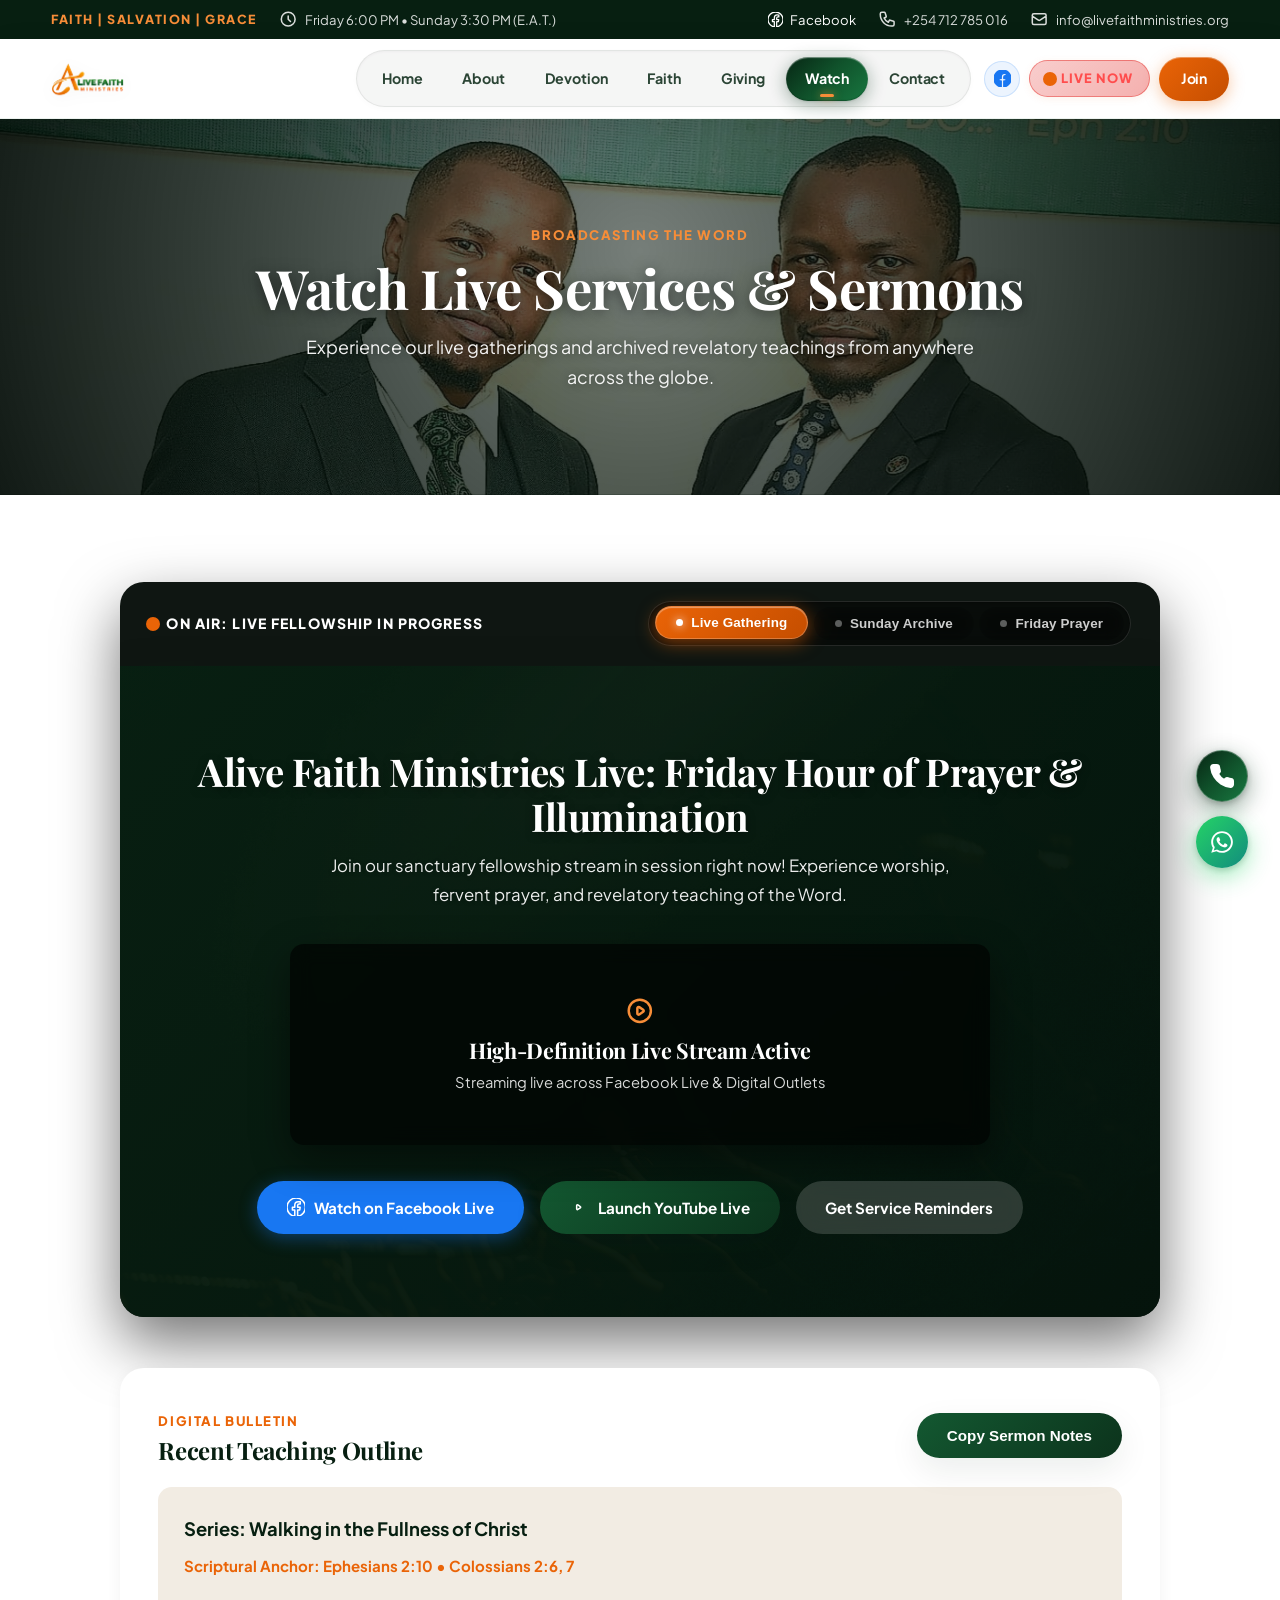
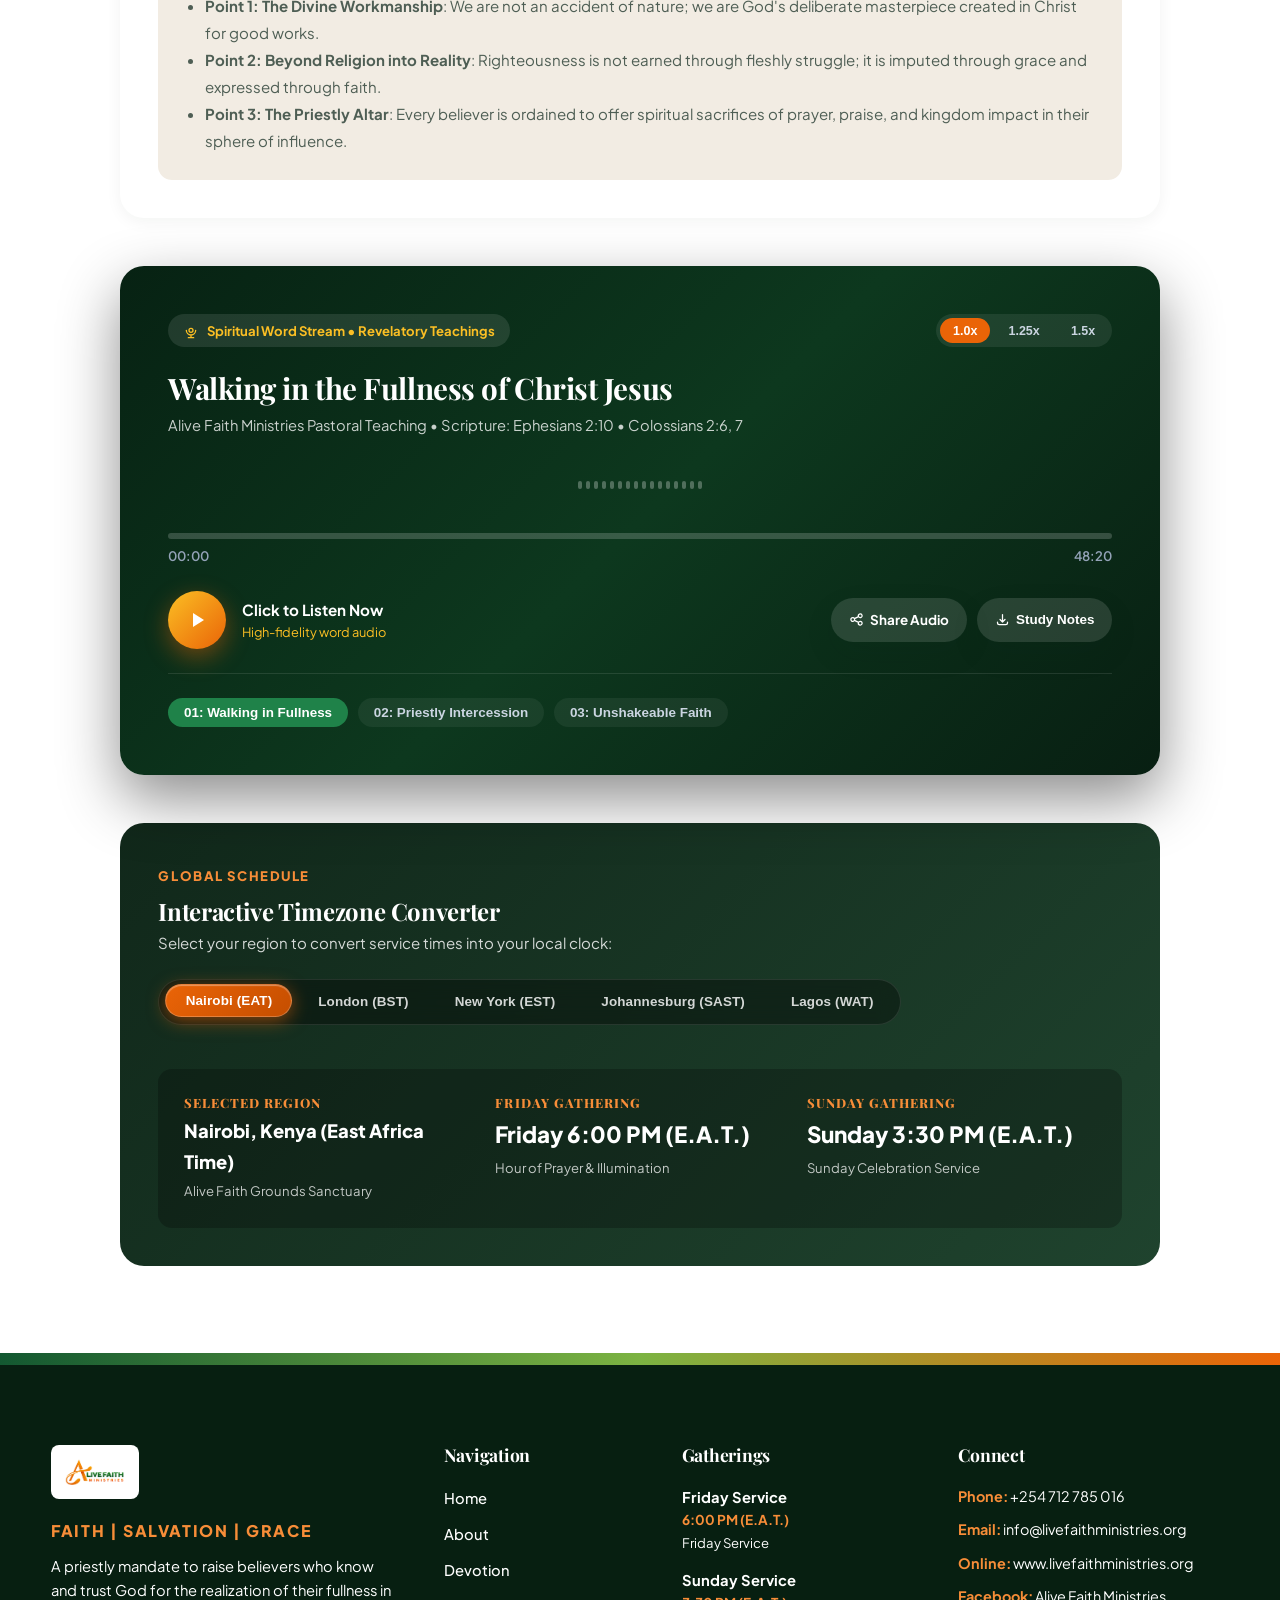
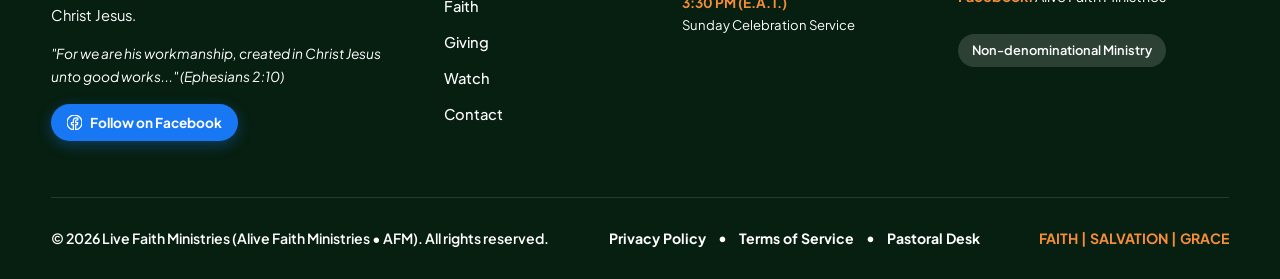
<file: watch.html>
<!DOCTYPE html>
<html lang="en" dir="ltr" prefix="og: https://ogp.me/ns#">
<head>
  <meta charset="UTF-8">
  <meta http-equiv="X-UA-Compatible" content="IE=edge">
  <meta name="viewport" content="width=device-width, initial-scale=1.0, viewport-fit=cover">
  <meta name="format-detection" content="telephone=no">
  <title>Watch Live Sermons &amp; Services | Live Faith Ministries</title>
  <meta name="description" content="Stream Live Faith Ministries Friday 6:00 PM and Sunday 3:30 PM services live online, listen to sermons, and follow Facebook Live from anywhere.">
  <meta name="keywords" content="Watch Live Faith Ministries, Church Livestream Nairobi, Alive Faith Sermons Online, Facebook Live Church Kenya">
  <meta name="author" content="Live Faith Ministries">
  <meta name="robots" content="index, follow, max-image-preview:large, max-snippet:-1, max-video-preview:-1">
  <link rel="canonical" href="https://www.livefaithministries.org/watch">

  <!-- Search Engine Verification (Google & Bing) -->
  <meta name="google-site-verification" content="googlee439da0fb1beeddb">
  <meta name="google-site-verification" content="e439da0fb1beeddb">
  <meta name="msvalidate.01" content="918D94204B716ABA93451065E721A619">

  <!-- Open Graph / Facebook / WhatsApp Meta Tags -->
  <meta property="og:type" content="website">
  <meta property="og:url" content="https://www.livefaithministries.org/watch">
  <meta property="og:site_name" content="Live Faith Ministries (Alive Faith Ministries)">
  <meta property="og:title" content="Watch Live Sermons &amp; Services | Live Faith Ministries">
  <meta property="og:description" content="Stream Live Faith Ministries Friday 6:00 PM and Sunday 3:30 PM services live online, listen to sermons, and follow Facebook Live from anywhere.">
  <meta property="og:image" content="https://www.livefaithministries.org/assets/images/worship-hero.jpg">
  <meta property="og:image:secure_url" content="https://www.livefaithministries.org/assets/images/worship-hero.jpg">
  <meta property="og:image:type" content="image/jpeg">
  <meta property="og:image:width" content="1600">
  <meta property="og:image:height" content="1064">
  <meta property="og:image:alt" content="Live Faith Ministries - Church Worship and Word Gathering Nairobi">
  <meta property="og:locale" content="en_US">
  <meta property="og:locale:alternate" content="en_GB">

  <!-- Local SEO & Geographic Meta Tags (Nairobi, Kenya) -->
  <meta name="geo.region" content="KE-30">
  <meta name="geo.placename" content="Nairobi, Kenya">
  <meta name="geo.position" content="-1.319247;36.892543">
  <meta name="ICBM" content="-1.319247, 36.892543">

  <!-- Twitter / X Meta Tags -->
  <meta name="twitter:card" content="summary_large_image">
  <meta name="twitter:url" content="https://www.livefaithministries.org/watch">
  <meta name="twitter:title" content="Watch Live Sermons &amp; Services | Live Faith Ministries">
  <meta name="twitter:description" content="Stream Live Faith Ministries Friday 6:00 PM and Sunday 3:30 PM services live online, listen to sermons, and follow Facebook Live from anywhere.">
  <meta name="twitter:image" content="https://www.livefaithministries.org/assets/images/worship-hero.jpg">

  <!-- Mobile Theme & PWA Manifest -->
  <meta name="theme-color" content="#071f11">
  <meta name="apple-mobile-web-app-capable" content="yes">
  <meta name="apple-mobile-web-app-status-bar-style" content="black-translucent">
  <meta name="apple-mobile-web-app-title" content="Live Faith">
  <link rel="manifest" href="site.webmanifest">

  <!-- Favicon and Brand Touch Icons -->
  <link rel="icon" type="image/x-icon" href="assets/images/favicon.ico">
  <link rel="icon" type="image/png" sizes="32x32" href="assets/images/favicon-32x32.png">
  <link rel="icon" type="image/png" sizes="16x16" href="assets/images/favicon-16x16.png">
  <link rel="icon" type="image/png" sizes="48x48" href="assets/images/favicon-48x48.png">
  <link rel="apple-touch-icon" sizes="180x180" href="assets/images/apple-touch-icon.png">
  <link rel="shortcut icon" href="favicon.ico">

  <!-- Fonts: Playfair Display & Plus Jakarta Sans -->
  <link rel="preconnect" href="https://fonts.googleapis.com">
  <link rel="preconnect" href="https://fonts.gstatic.com" crossorigin>
  <link href="https://fonts.googleapis.com/css2?family=Playfair+Display:ital,wght@0,500;0,600;0,700;0,800;1,400;1,600&family=Plus+Jakarta+Sans:wght@300;400;500;600;700;800&display=swap" rel="stylesheet">

  <!-- Main Stylesheet -->
  <link rel="stylesheet" href="assets/css/style.css?v=7.1">

  <!-- Structured Data (JSON-LD) -->
  <script type="application/ld+json">
  {
    "@context": "https://schema.org",
    "@graph": [
      {
        "@type": "Church",
        "@id": "https://www.livefaithministries.org/#church",
        "name": "Live Faith Ministries",
        "alternateName": [
          "Alive Faith Ministries",
          "AFM"
        ],
        "url": "https://www.livefaithministries.org/"
      },
      {
        "@type": "WebPage",
        "@id": "https://www.livefaithministries.org/watch#webpage",
        "url": "https://www.livefaithministries.org/watch",
        "name": "Watch Live Sermons & Services | Live Faith Ministries",
        "description": "Stream Live Faith Ministries Friday 6:00 PM and Sunday 3:30 PM services live online, listen to sermons, and follow Facebook Live from anywhere.",
        "isPartOf": {
          "@id": "https://www.livefaithministries.org/#website"
        },
        "about": {
          "@id": "https://www.livefaithministries.org/#church"
        }
      },
      {
        "@type": "BreadcrumbList",
        "itemListElement": [
          {
            "@type": "ListItem",
            "position": 1,
            "name": "Home",
            "item": "https://www.livefaithministries.org/"
          },
          {
            "@type": "ListItem",
            "position": 2,
            "name": "Watch",
            "item": "https://www.livefaithministries.org/watch"
          }
        ]
      }
    ]
  }
  </script>
</head>
<body>

<!-- Accessible Skip to Content Link -->
  <a href="#main-content" class="skip-link">Skip to main content</a>

  <!-- Top Announcement Bar (Desktop & Wide Displays) -->
  <div class="topbar">
    <div class="container topbar-content">
      <div class="topbar-info">
        <span class="topbar-tag">
          FAITH | SALVATION | GRACE        </span>
        <span class="topbar-item hide-mobile">
          <svg class="icon" viewBox="0 0 24 24"><path d="M12 8v4l3 3m6-3a9 9 0 11-18 0 9 9 0 0118 0z"></path></svg>
          Friday 6:00 PM &bull; Sunday 3:30 PM (E.A.T.)
        </span>
      </div>
      <div class="topbar-info right-aligned">
        <a href="https://www.facebook.com/profile.php?id=61595832568680" target="_blank" rel="noopener noreferrer" class="topbar-item" style="color: #ffffff; display: inline-flex; align-items: center; gap: 0.4rem;" aria-label="Alive Faith Ministries on Facebook" title="Follow AFM on Facebook">
          <svg class="icon" viewBox="0 0 24 24" fill="#1877F2" style="width: 15px; height: 15px;"><path d="M24 12.073c0-6.627-5.373-12-12-12s-12 5.373-12 12c0 5.99 4.388 10.954 10.125 11.854v-8.385H7.078v-3.47h3.047V9.43c0-3.007 1.792-4.669 4.533-4.669 1.312 0 2.686.235 2.686.235v2.953H15.83c-1.491 0-1.956.925-1.956 1.874v2.25h3.328l-.532 3.47h-2.796v8.385C19.612 23.027 24 18.062 24 12.073z"/></svg>
          Facebook
        </a>
        <span class="topbar-item">
          <svg class="icon" viewBox="0 0 24 24"><path d="M3 5a2 2 0 012-2h3.28a1 1 0 01.948.684l1.498 4.493a1 1 0 01-.502 1.21l-2.257 1.13a11.042 11.042 0 005.516 5.516l1.13-2.257a1 1 0 011.21-.502l4.493 1.498a1 1 0 01.684.949V19a2 2 0 01-2 2h-1C9.716 21 3 14.284 3 6V5z"></path></svg>
          <a href="tel:+254712785016">+254 712 785 016</a>
        </span>
        <span class="topbar-item hide-mobile">
          <svg class="icon" viewBox="0 0 24 24"><path d="M3 8l7.89 5.26a2 2 0 002.22 0L21 8M5 19h14a2 2 0 002-2V7a2 2 0 00-2-2H5a2 2 0 00-2 2v10a2 2 0 002 2z"></path></svg>
          <a href="mailto:info@livefaithministries.org">info@livefaithministries.org</a>
        </span>
      </div>
    </div>
  </div>

  <!-- Primary Floating Island Header -->
  <header class="navbar">
    <div class="container navbar-container">
      <a href="/" class="brand-logo" aria-label="Alive Faith Ministries">
        <img src="assets/images/logo.png" alt="Alive Faith Ministries" width="595" height="420" decoding="async">
      </a>

      <!-- Right-Aligned Navigation Container -->
      <div class="nav-wrapper">
        <!-- Desktop Single-Word Tabs (Aligned Right, Zero Strokes) -->
        <ul class="desktop-nav-links">
          <li>
            <a href="/" class="nav-tab">
              Home
            </a>
          </li>
          <li>
            <a href="/about" class="nav-tab">
              About
            </a>
          </li>
          <li>
            <a href="/devotions" class="nav-tab">
              Devotion
            </a>
          </li>
          <li>
            <a href="/faith" class="nav-tab">
              Faith
            </a>
          </li>
          <li>
            <a href="/giving" class="nav-tab">
              Giving
            </a>
          </li>
          <li>
            <a href="/watch" class="nav-tab active" aria-current="page">
              Watch
            </a>
          </li>
          <li>
            <a href="/contact" class="nav-tab">
              Contact
            </a>
          </li>
        </ul>

        <!-- Right Action Items -->
        <div class="nav-actions">
          <a href="https://www.facebook.com/profile.php?id=61595832568680" target="_blank" rel="noopener noreferrer" class="nav-facebook-btn" aria-label="Visit AFM on Facebook" title="Follow us on Facebook">
            <svg class="icon" viewBox="0 0 24 24"><path d="M24 12.073c0-6.627-5.373-12-12-12s-12 5.373-12 12c0 5.99 4.388 10.954 10.125 11.854v-8.385H7.078v-3.47h3.047V9.43c0-3.007 1.792-4.669 4.533-4.669 1.312 0 2.686.235 2.686.235v2.953H15.83c-1.491 0-1.956.925-1.956 1.874v2.25h3.328l-.532 3.47h-2.796v8.385C19.612 23.027 24 18.062 24 12.073z"/></svg>
          </a>
          <!-- Dynamic Live Stream Beacon (Activated Exclusively When Gathering is Live) -->
          <a href="/watch" class="nav-live-pill" id="nav-live-pill" style="display: none;">
            <span class="live-pulse-dot"></span>
            <span>Live Now</span>
          </a>
          <a href="/contact" class="btn btn-primary nav-cta-btn hide-on-mobile">
            Join
          </a>
        </div>

        <!-- Mobile Right Hamburger Toggle (Accessible, Kinetic & Clean) -->
        <button class="mobile-toggle" id="mobile-toggle-btn" aria-label="Open Navigation Menu" aria-expanded="false">
          <span class="hamburger-bar bar-1"></span>
          <span class="hamburger-bar bar-2"></span>
          <span class="hamburger-bar bar-3"></span>
        </button>
      </div>
    </div>
  </header>

  <!-- Mobile Drawer Backdrop Overlay (Cleanly separated outside navbar) -->
  <div class="drawer-backdrop" id="drawer-backdrop"></div>

  <!-- Dedicated Luxury Mobile Slide Drawer (Right-Side, Zero Stacking Conflicts) -->
  <aside class="mobile-drawer" id="mobile-drawer" aria-label="Mobile Navigation Menu">
    <div class="mobile-drawer-inner">
      
      <!-- Drawer Header with Logo & Touch-Friendly Close Button -->
      <div class="mobile-drawer-header">
        <div class="drawer-brand">
          <img src="assets/images/logo.png" alt="Alive Faith Ministries" width="595" height="420" decoding="async">
          <div class="drawer-brand-text">
            <strong>AFM</strong>
            <span class="drawer-priestly-badge">Priestly Mandate</span>
          </div>
        </div>
        <button class="mobile-drawer-close" id="mobile-drawer-close" aria-label="Close navigation menu">
          <svg class="icon" viewBox="0 0 24 24"><path d="M6 18L18 6M6 6l12 12"></path></svg>
        </button>
      </div>

      <!-- Single-Word Mobile Menu Items with Icons & Subtitles -->
      <ul class="mobile-drawer-nav">
        <li>
          <a href="/" class="mobile-nav-item">
            <div class="mobile-item-icon">
              <svg class="icon" viewBox="0 0 24 24"><path d="M3 12l2-2m0 0l7-7 7 7M5 10v10a1 1 0 001 1h3m10-11l2 2m-2-2v10a1 1 0 01-1 1h-3m-6 0a1 1 0 001-1v-4a1 1 0 011-1h2a1 1 0 011 1v4a1 1 0 001 1m-6 0h6"></path></svg>
            </div>
            <div class="mobile-item-text">
              <span class="mobile-item-title">Home</span>
              <span class="mobile-item-sub">Experience Faith, Grace &amp; Intimacy</span>
            </div>
            <span class="mobile-item-arrow">&rarr;</span>
          </a>
        </li>
        <li>
          <a href="/about" class="mobile-nav-item">
            <div class="mobile-item-icon">
              <svg class="icon" viewBox="0 0 24 24"><path d="M13 16h-1v-4h-1m1-4h.01M21 12a9 9 0 11-18 0 9 9 0 0118 0z"></path></svg>
            </div>
            <div class="mobile-item-text">
              <span class="mobile-item-title">About</span>
              <span class="mobile-item-sub">Our Mandate, Vision &amp; 5 Values</span>
            </div>
            <span class="mobile-item-arrow">&rarr;</span>
          </a>
        </li>
        <li>
          <a href="/devotions" class="mobile-nav-item">
            <div class="mobile-item-icon" style="background: rgba(234, 100, 7, 0.12); color: var(--gold-start);">
              <svg class="icon" viewBox="0 0 24 24"><path d="M12 6.253v13m0-13C10.832 5.477 9.246 5 7.5 5S4.168 5.477 3 6.253v13C4.168 18.477 5.754 18 7.5 18s3.332.477 4.5 1.253m0-13C13.168 5.477 14.754 5 16.5 5c1.747 0 3.332.477 4.5 1.253v13C19.832 18.477 18.247 18 16.5 18c-1.746 0-3.332.477-4.5 1.253"></path></svg>
            </div>
            <div class="mobile-item-text">
              <span class="mobile-item-title">Devotion</span>
              <span class="mobile-item-sub">Daily Priestly Word &amp; Declaration</span>
            </div>
            <span class="mobile-item-arrow">&rarr;</span>
          </a>
        </li>
        <li>
          <a href="/faith" class="mobile-nav-item">
            <div class="mobile-item-icon">
              <svg class="icon" viewBox="0 0 24 24"><path d="M12 6.253v13m0-13C10.832 5.477 9.246 5 7.5 5S4.168 5.477 3 6.253v13C4.168 18.477 5.754 18 7.5 18s3.332.477 4.5 1.253m0-13C13.168 5.477 14.754 5 16.5 5c1.747 0 3.332.477 4.5 1.253v13C19.832 18.477 18.247 18 16.5 18c-1.746 0-3.332.477-4.5 1.253"></path></svg>
            </div>
            <div class="mobile-item-text">
              <span class="mobile-item-title">Faith</span>
              <span class="mobile-item-sub">10 Foundational Articles of Truth</span>
            </div>
            <span class="mobile-item-arrow">&rarr;</span>
          </a>
        </li>
        <li>
          <a href="/giving" class="mobile-nav-item">
            <div class="mobile-item-icon amber">
              <svg class="icon" viewBox="0 0 24 24"><path d="M17 20h5v-2a3 3 0 00-5.356-1.857M17 20H7m10 0v-2c0-.656-.126-1.283-.356-1.857M7 20H2v-2a3 3 0 015.356-1.857M7 20v-2c0-.656.126-1.283.356-1.857m0 0a5.002 5.002 0 019.288 0M15 7a3 3 0 11-6 0 3 3 0 016 0zm6 3a2 2 0 11-4 0 2 2 0 014 0zM7 10a2 2 0 11-4 0 2 2 0 014 0z"></path></svg>
            </div>
            <div class="mobile-item-text">
              <span class="mobile-item-title">Giving</span>
              <span class="mobile-item-sub">M-Pesa Stewardship &amp; Partnership</span>
            </div>
            <span class="mobile-item-arrow">&rarr;</span>
          </a>
        </li>
        <li>
          <a href="/watch" class="mobile-nav-item active" aria-current="page">
            <div class="mobile-item-icon amber">
              <svg class="icon" viewBox="0 0 24 24"><path d="M14.752 11.168l-3.197-2.132A1 1 0 0010 9.87v4.263a1 1 0 001.555.832l3.197-2.132a1 1 0 000-1.664z"></path><path d="M21 12a9 9 0 11-18 0 9 9 0 0118 0z"></path></svg>
            </div>
            <div class="mobile-item-text">
              <span class="mobile-item-title">Watch</span>
              <span class="mobile-item-sub">Live Broadcast &amp; Archive Stream</span>
            </div>
            <span class="mobile-item-arrow">&rarr;</span>
          </a>
        </li>
        <li>
          <a href="/contact" class="mobile-nav-item">
            <div class="mobile-item-icon">
              <svg class="icon" viewBox="0 0 24 24"><path d="M3 8l7.89 5.26a2 2 0 002.22 0L21 8M5 19h14a2 2 0 002-2V7a2 2 0 00-2-2H5a2 2 0 00-2 2v10a2 2 0 002 2z"></path></svg>
            </div>
            <div class="mobile-item-text">
              <span class="mobile-item-title">Contact</span>
              <span class="mobile-item-sub">Prayer Requests &amp; Plan a Visit</span>
            </div>
            <span class="mobile-item-arrow">&rarr;</span>
          </a>
        </li>
      </ul>

      <!-- Drawer Action Buttons -->
      <div class="mobile-drawer-actions">
        <a href="/watch" class="btn btn-primary" id="drawer-watch-live-btn" style="width: 100%;">
          <span class="live-pulse-dot" id="drawer-live-pulse-dot" style="background-color: #ffffff; display: none;"></span>
          <span id="drawer-watch-label">Watch Services</span>
        </a>
        <a href="/contact" class="btn btn-secondary" style="width: 100%;">
          Plan a Visit
        </a>
      </div>

      <!-- Quick Contact Info in Drawer -->
      <div class="mobile-drawer-contact">
        <div class="drawer-contact-item">
          <svg class="icon" viewBox="0 0 24 24"><path d="M3 5a2 2 0 012-2h3.28a1 1 0 01.948.684l1.498 4.493a1 1 0 01-.502 1.21l-2.257 1.13a11.042 11.042 0 005.516 5.516l1.13-2.257a1 1 0 011.21-.502l4.493 1.498a1 1 0 01.684.949V19a2 2 0 01-2 2h-1C9.716 21 3 14.284 3 6V5z"></path></svg>
          <a href="tel:+254712785016">Call: +254 712 785 016</a>
        </div>
        <div class="drawer-contact-item">
          <svg class="icon" viewBox="0 0 24 24" fill="#25D366"><path d="M12.031 2C6.496 2 2 6.496 2 12.031c0 1.97.57 3.81 1.558 5.372L2.094 22l4.75-1.442A9.97 9.97 0 0012.03 22c5.535 0 10.031-4.496 10.031-10.031S17.566 2 12.031 2zm0 18.25a8.21 8.21 0 01-4.225-1.168l-.304-.18-3.13.951.956-3.045-.198-.316A8.19 8.19 0 013.78 12.03c0-4.55 3.7-8.25 8.25-8.25 4.55 0 8.25 3.7 8.25 8.25 0 4.55-3.7 8.25-8.25 8.25zm4.516-6.19c-.248-.124-1.464-.722-1.691-.805-.227-.083-.393-.124-.558.124-.165.248-.64 1.054-.785 1.219-.145.165-.29.186-.538.062-.248-.124-1.047-.386-1.995-1.231-.738-.658-1.237-1.472-1.382-1.72-.145-.248-.015-.382.109-.505.111-.111.248-.29.372-.435.124-.145.165-.248.248-.413.083-.165.041-.31-.021-.435-.062-.124-.558-1.344-.765-1.841-.2-.484-.403-.418-.558-.426-.145-.008-.31-.01-.475-.01-.165 0-.434.062-.661.31-.227.248-.868.848-.868 2.068s.889 2.399 1.013 2.564c.124.165 1.748 2.669 4.234 3.743.592.256 1.054.409 1.414.523.595.189 1.136.162 1.564.098.477-.072 1.464-.599 1.671-1.178.207-.579.207-1.075.145-1.178-.062-.103-.227-.165-.475-.29z"/></svg>
          <a href="https://wa.me/254712785016?text=Hello%20Alive%20Faith%20Ministries,%20I%20would%20like%20to%20connect%20with%20you." target="_blank" rel="noopener noreferrer">WhatsApp Chat</a>
        </div>
        <div class="drawer-contact-item">
          <svg class="icon" viewBox="0 0 24 24"><path d="M3 8l7.89 5.26a2 2 0 002.22 0L21 8M5 19h14a2 2 0 002-2V7a2 2 0 00-2-2H5a2 2 0 00-2 2v10a2 2 0 002 2z"></path></svg>
          <a href="mailto:info@livefaithministries.org">info@livefaithministries.org</a>
        </div>
        <div class="drawer-contact-item">
          <svg class="icon" viewBox="0 0 24 24" fill="#1877F2"><path d="M24 12.073c0-6.627-5.373-12-12-12s-12 5.373-12 12c0 5.99 4.388 10.954 10.125 11.854v-8.385H7.078v-3.47h3.047V9.43c0-3.007 1.792-4.669 4.533-4.669 1.312 0 2.686.235 2.686.235v2.953H15.83c-1.491 0-1.956.925-1.956 1.874v2.25h3.328l-.532 3.47h-2.796v8.385C19.612 23.027 24 18.062 24 12.073z"/></svg>
          <a href="https://www.facebook.com/profile.php?id=61595832568680" target="_blank" rel="noopener noreferrer">Facebook Page</a>
        </div>
        <div class="drawer-times-badge">
          Friday 6:00 PM &bull; Sunday 3:30 PM (E.A.T.)
        </div>
      </div>

    </div>
  </aside>

  <!-- Mobile Floating Quick-Action Bar (Sticky Under Thumbs) -->
  <nav class="mobile-bottom-bar" aria-label="Mobile Quick Access">
    <a href="/" class="bottom-bar-item">
      <svg class="icon" viewBox="0 0 24 24"><path d="M3 12l2-2m0 0l7-7 7 7M5 10v10a1 1 0 001 1h3m10-11l2 2m-2-2v10a1 1 0 01-1 1h-3m-6 0a1 1 0 001-1v-4a1 1 0 011-1h2a1 1 0 011 1v4a1 1 0 001 1m-6 0h6"></path></svg>
      <span>Home</span>
    </a>
    <a href="/watch" class="bottom-bar-item active" aria-current="page">
      <span class="live-pulse-dot" id="bottom-bar-live-dot" style="position: absolute; top: 6px; right: 22%; display: none;"></span>
      <svg class="icon" viewBox="0 0 24 24"><path d="M14.752 11.168l-3.197-2.132A1 1 0 0010 9.87v4.263a1 1 0 001.555.832l3.197-2.132a1 1 0 000-1.664z"></path><path d="M21 12a9 9 0 11-18 0 9 9 0 0118 0z"></path></svg>
      <span>Watch</span>
    </a>
    <a href="/giving" class="bottom-bar-item">
      <svg class="icon" viewBox="0 0 24 24"><path d="M17 20h5v-2a3 3 0 00-5.356-1.857M17 20H7m10 0v-2c0-.656-.126-1.283-.356-1.857M7 20H2v-2a3 3 0 015.356-1.857M7 20v-2c0-.656.126-1.283.356-1.857m0 0a5.002 5.002 0 019.288 0M15 7a3 3 0 11-6 0 3 3 0 016 0zm6 3a2 2 0 11-4 0 2 2 0 014 0zM7 10a2 2 0 11-4 0 2 2 0 014 0z"></path></svg>
      <span>Give</span>
    </a>
    <a href="/contact" class="bottom-bar-item">
      <svg class="icon" viewBox="0 0 24 24"><path d="M12 2l3.09 6.26L22 9.27l-5 4.87 1.18 6.88L12 17.77l-6.18 3.25L7 14.14 2 9.27l6.91-1.01L12 2z"></path></svg>
      <span>Prayer</span>
    </a>
    <button type="button" class="bottom-bar-item" id="bottom-bar-menu-btn" aria-label="Open Full Menu">
      <svg class="icon" viewBox="0 0 24 24"><path d="M4 6h16M4 12h16M4 18h16"></path></svg>
      <span>Menu</span>
    </button>
  </nav>

<main id="main-content">
<section class="page-banner page-banner-watch">
    <div class="banner-bg-drift" style="background-image: url('assets/images/real/pastoral-council.jpg');"></div>
    <div class="banner-vignette"></div>
    <div class="container banner-inner">
      <span class="section-tag" style="color: var(--amber-light);">Broadcasting the Word</span>
      <h1>Watch Live Services &amp; Sermons</h1>
      <p class="lead">
        Experience our live gatherings and archived revelatory teachings from anywhere across the globe.
      </p>
    </div>
  </section>

  <section class="section section-white">
    <div class="container">
      <div style="max-width: 1040px; margin: 0 auto;">
        
        <!-- Cinema Broadcast Stage Frame -->
        <div class="cinema-stage-frame">
          <div class="cinema-stage-topbar">
            <div style="display: flex; align-items: center; gap: 0.6rem;">
              <span class="live-pulse-dot" id="watch-stage-pulse-dot" style="display: none;"></span>
              <span id="watch-stage-status-label" style="color: #ffffff; font-size: 0.88rem; font-weight: 800; text-transform: uppercase; letter-spacing: 0.08em;">
                AFM Global Broadcast Feed
              </span>
            </div>

            <!-- Cinema Channel Switcher -->
            <div class="cinema-stage-channels">
              <button class="channel-chip-btn stream-tab-btn active" type="button" data-stream="live">Live Gathering</button>
              <button class="channel-chip-btn stream-tab-btn" type="button" data-stream="sunday">Sunday Archive</button>
              <button class="channel-chip-btn stream-tab-btn" type="button" data-stream="friday">Friday Prayer</button>
            </div>
          </div>

          <!-- Video Stage Screen with Ambient Glow -->
          <div class="stream-screen-box" style="margin: 0; border-radius: 0;">
            <h3 style="color: #ffffff; font-size: clamp(1.6rem, 3.5vw, 2.4rem); margin-bottom: 0.8rem; text-shadow: 0 2px 10px rgba(0,0,0,0.4);" id="stream-title-display">
              Alive Faith Ministries Live Broadcast
            </h3>
            <p style="color: rgba(255, 255, 255, 0.92); max-width: 650px; margin: 0 auto 2.2rem auto; font-size: 1.05rem; text-shadow: 0 1px 4px rgba(0,0,0,0.3); line-height: 1.7;" id="stream-desc-display">
              Join our live fellowship stream every Friday at 6:00 PM and Sunday at 3:30 PM (East Africa Time). Experience worship, fervent prayer, and revelatory teaching of the Word.
            </p>

            <div class="theater-glow" id="theater-glow-box">
              <div style="color: var(--amber-light); margin-bottom: 0.8rem;">
                <svg class="icon icon-lg" viewBox="0 0 24 24"><path d="M14.752 11.168l-3.197-2.132A1 1 0 0010 9.87v4.263a1 1 0 001.555.832l3.197-2.132a1 1 0 000-1.664z"></path><path d="M21 12a9 9 0 11-18 0 9 9 0 0118 0z"></path></svg>
              </div>
              <h4 style="color: #ffffff; font-size: 1.35rem; margin-bottom: 0.4rem;" id="theater-glow-title">High-Definition Broadcast Ready</h4>
              <p style="font-size: 0.92rem; color: rgba(255, 255, 255, 0.85); margin: 0;" id="theater-glow-sub">
                Friday: 6:00 PM (E.A.T.) &bull; Sunday: 3:30 PM (E.A.T.)
              </p>
            </div>

            <div style="display: flex; gap: 1rem; justify-content: center; flex-wrap: wrap;">
              <a href="https://www.facebook.com/profile.php?id=61595832568680" target="_blank" rel="noopener noreferrer" class="btn btn-primary" style="background: #1877F2; display: inline-flex; align-items: center; gap: 0.55rem; box-shadow: 0 4px 18px rgba(24, 119, 242, 0.4);">
                <svg class="icon" viewBox="0 0 24 24" fill="currentColor"><path d="M24 12.073c0-6.627-5.373-12-12-12s-12 5.373-12 12c0 5.99 4.388 10.954 10.125 11.854v-8.385H7.078v-3.47h3.047V9.43c0-3.007 1.792-4.669 4.533-4.669 1.312 0 2.686.235 2.686.235v2.953H15.83c-1.491 0-1.956.925-1.956 1.874v2.25h3.328l-.532 3.47h-2.796v8.385C19.612 23.027 24 18.062 24 12.073z"/></svg>
                Watch on Facebook Live
              </a>
              <a href="https://www.youtube.com" target="_blank" rel="noopener noreferrer" class="btn btn-secondary">
                <svg class="icon" viewBox="0 0 24 24"><path d="M14.752 11.168l-3.197-2.132A1 1 0 0010 9.87v4.263a1 1 0 001.555.832l3.197-2.132a1 1 0 000-1.664z"></path></svg>
                Launch YouTube Live
              </a>
              <a href="/contact" class="btn btn-outline-light">
                Get Service Reminders
              </a>
            </div>
          </div>
        </div>

        <!-- Interactive Sermon Notes Bulletin -->
        <div class="sermon-notes-card">
          <div style="display: flex; justify-content: space-between; align-items: center; flex-wrap: wrap; gap: 1rem; margin-bottom: 1.4rem;">
            <div>
              <span class="section-tag" style="margin-bottom: 0.3rem;">Digital Bulletin</span>
              <h3 style="font-size: 1.5rem; color: var(--green-darkest); margin: 0;">Recent Teaching Outline</h3>
            </div>
            <button type="button" class="btn btn-secondary" id="copy-notes-btn">
              Copy Sermon Notes
            </button>
          </div>

          <div id="sermon-notes-body" style="background: var(--bg-surface); padding: 1.6rem; border-radius: var(--radius-md); font-size: 0.94rem; line-height: 1.8; color: var(--text-muted);">
            <strong style="color: var(--green-darkest); font-size: 1.15rem; display: block; margin-bottom: 0.4rem;">
              Series: Walking in the Fullness of Christ
            </strong>
            <span style="font-weight: 700; color: var(--amber-primary); display: block; margin-bottom: 0.8rem;">
              Scriptural Anchor: Ephesians 2:10 &bull; Colossians 2:6, 7
            </span>
            <ul style="padding-left: 1.3rem; margin: 0;">
              <li><strong>Point 1: The Divine Workmanship</strong>: We are not an accident of nature; we are God's deliberate masterpiece created in Christ for good works.</li>
              <li><strong>Point 2: Beyond Religion into Reality</strong>: Righteousness is not earned through fleshly struggle; it is imputed through grace and expressed through faith.</li>
              <li><strong>Point 3: The Priestly Altar</strong>: Every believer is ordained to offer spiritual sacrifices of prayer, praise, and kingdom impact in their sphere of influence.</li>
            </ul>
          </div>
        </div>

        <!-- Flagship: Interactive Sermon Soundwave Audio Console & Word Player -->
        <div class="soundwave-player-card spotlight-card" id="sermon-soundwave-player">
          <div class="soundwave-top-meta">
            <div class="soundwave-badge">
              <svg class="icon" viewBox="0 0 24 24" style="width: 16px; height: 16px;"><path d="M19 11a7 7 0 01-7 7m0 0a7 7 0 01-7-7m7 7v4m0 0H8m4 0h4m-4-8a3 3 0 100-6 3 3 0 000 6z"></path></svg>
              <span>Spiritual Word Stream &bull; Revelatory Teachings</span>
            </div>
            <div class="speed-pills-wrap">
              <button type="button" class="speed-pill-btn active" data-speed="1">1.0x</button>
              <button type="button" class="speed-pill-btn" data-speed="1.25">1.25x</button>
              <button type="button" class="speed-pill-btn" data-speed="1.5">1.5x</button>
            </div>
          </div>

          <div style="max-width: 680px;">
            <h3 style="font-size: clamp(1.4rem, 2.5vw, 1.85rem); color: #ffffff; margin-bottom: 0.4rem;" id="player-sermon-title">
              Walking in the Fullness of Christ Jesus
            </h3>
            <p style="color: rgba(255, 255, 255, 0.78); font-size: 0.92rem; margin: 0;" id="player-sermon-meta">
              Alive Faith Ministries Pastoral Teaching &bull; Scripture: Ephesians 2:10 &bull; Colossians 2:6, 7
            </p>
          </div>

          <!-- Soundwave Animation Visualizer Bars -->
          <div class="soundwave-visualizer" aria-hidden="true" id="soundwave-visualizer">
            <div class="soundwave-bar"></div>
            <div class="soundwave-bar"></div>
            <div class="soundwave-bar"></div>
            <div class="soundwave-bar"></div>
            <div class="soundwave-bar"></div>
            <div class="soundwave-bar"></div>
            <div class="soundwave-bar"></div>
            <div class="soundwave-bar"></div>
            <div class="soundwave-bar"></div>
            <div class="soundwave-bar"></div>
            <div class="soundwave-bar"></div>
            <div class="soundwave-bar"></div>
            <div class="soundwave-bar"></div>
            <div class="soundwave-bar"></div>
            <div class="soundwave-bar"></div>
            <div class="soundwave-bar"></div>
          </div>

          <!-- Audio Scrubber Timeline -->
          <div class="audio-scrubber-wrap">
            <div class="audio-scrubber-track" id="audio-scrubber-track">
              <div class="audio-scrubber-fill" id="audio-scrubber-fill"></div>
            </div>
            <div class="audio-time-row">
              <span id="audio-time-current">00:00</span>
              <span id="audio-time-total">48:20</span>
            </div>
          </div>

          <!-- Audio Action Controls Row -->
          <div class="soundwave-controls-row">
            <div style="display: flex; align-items: center; gap: 1rem;">
              <button type="button" class="soundwave-main-btn" id="sermon-play-toggle" aria-label="Play or pause sermon audio">
                <svg id="play-icon-svg" viewBox="0 0 24 24"><path d="M8 5v14l11-7z"></path></svg>
                <svg id="pause-icon-svg" viewBox="0 0 24 24" style="display: none;"><path d="M6 19h4V5H6v14zm8-14v14h4V5h-4z"></path></svg>
              </button>
              <div>
                <div style="font-size: 0.95rem; font-weight: 700; color: #ffffff;" id="sermon-play-status">Click to Listen Now</div>
                <div style="font-size: 0.8rem; color: var(--gold-start);">High-fidelity word audio</div>
              </div>
            </div>

            <div style="display: flex; gap: 0.65rem; flex-wrap: wrap;">
              <a href="https://wa.me/?text=Listen%20to%20this%20life-transforming%20sermon%20by%20Alive%20Faith%20Ministries:%20Walking%20in%20the%20Fullness%20of%20Christ%20https://www.livefaithministries.org/%23watch" target="_blank" rel="noopener noreferrer" class="btn btn-secondary" style="background: rgba(255,255,255,0.12); color: #ffffff; border: none; padding: 0.5rem 1.1rem; font-size: 0.84rem; display: inline-flex; align-items: center; gap: 0.4rem;">
                <svg class="icon" viewBox="0 0 24 24" style="width: 15px; height: 15px;"><path d="M8.684 13.342C8.886 12.938 9 12.482 9 12c0-.482-.114-.938-.316-1.342m0 2.684a3 3 0 110-2.684m0 2.684l6.632 3.316m-6.632-6l6.632-3.316m0 0a3 3 0 105.367-2.684 3 3 0 00-5.367 2.684zm0 9.316a3 3 0 105.368 2.684 3 3 0 00-5.368-2.684z"></path></svg>
                Share Audio
              </a>
              <button type="button" class="btn btn-secondary" id="sermon-download-notes-btn" style="background: rgba(255,255,255,0.12); color: #ffffff; border: none; padding: 0.5rem 1.1rem; font-size: 0.84rem; display: inline-flex; align-items: center; gap: 0.4rem;">
                <svg class="icon" viewBox="0 0 24 24" style="width: 15px; height: 15px;"><path d="M4 16v1a3 3 0 003 3h10a3 3 0 003-3v-1m-4-4l-4 4m0 0l-4-4m4 4V4"></path></svg>
                Study Notes
              </button>
            </div>
          </div>

          <!-- Playlist Teaching Chips -->
          <div class="playlist-chips">
            <button type="button" class="playlist-chip active" data-title="Walking in the Fullness of Christ Jesus" data-ref="Ephesians 2:10 &bull; Colossians 2:6, 7" data-duration="48:20">
              01: Walking in Fullness
            </button>
            <button type="button" class="playlist-chip" data-title="The Priestly Mandate of Persistent Intercession" data-ref="Luke 18:1 &bull; Acts 6:4 &bull; 1 Thess 5:17" data-duration="54:15">
              02: Priestly Intercession
            </button>
            <button type="button" class="playlist-chip" data-title="Covenant Faith &amp; Overcoming Every Stumbling Block" data-ref="1 John 5:4 &bull; Hebrews 11:1, 6" data-duration="42:30">
              03: Unshakeable Faith
            </button>
          </div>
        </div>
        <div class="tz-converter-box">
          <span class="section-tag" style="color: var(--amber-light);">Global Schedule</span>
          <h3 style="color: #ffffff; font-size: 1.5rem; margin-bottom: 0.4rem;">Interactive Timezone Converter</h3>
          <p style="color: rgba(255, 255, 255, 0.82); font-size: 0.94rem; margin: 0;">
            Select your region to convert service times into your local clock:
          </p>

          <div class="tz-pills-wrap">
            <button type="button" class="tz-btn active" data-tz="eat">Nairobi (EAT)</button>
            <button type="button" class="tz-btn" data-tz="bst">London (BST)</button>
            <button type="button" class="tz-btn" data-tz="est">New York (EST)</button>
            <button type="button" class="tz-btn" data-tz="sast">Johannesburg (SAST)</button>
            <button type="button" class="tz-btn" data-tz="wat">Lagos (WAT)</button>
          </div>

          <div class="tz-display-grid">
            <div class="tz-display-card">
              <h5>Selected Region</h5>
              <div class="tz-display-time" id="tz-city-label" style="font-size: 1.15rem;">Nairobi, Kenya (East Africa Time)</div>
              <div class="tz-display-note">Alive Faith Grounds Sanctuary</div>
            </div>

            <div class="tz-display-card">
              <h5>Friday Gathering</h5>
              <div class="tz-display-time" id="tz-friday-time">Friday 6:00 PM (E.A.T.)</div>
              <div class="tz-display-note">Hour of Prayer &amp; Illumination</div>
            </div>

            <div class="tz-display-card">
              <h5>Sunday Gathering</h5>
              <div class="tz-display-time" id="tz-sunday-time">Sunday 3:30 PM (E.A.T.)</div>
              <div class="tz-display-note">Sunday Celebration Service</div>
            </div>
          </div>
        </div>

      </div>
    </div>
  </section>
</main>

<!-- Vibrant Accent Ribbon (Phaneroo Style) -->
  <div class="phaneroo-accent-strip"></div>

  <!-- Ministry Footer (Clean, High-End & Stroke-Free) -->
  <footer class="footer">
    <div class="container">
      <div class="footer-grid">
        <!-- Col 1: Brand & Mandate -->
        <div class="footer-brand">
          <a href="/" class="footer-logo-link">
            <img src="assets/images/logo.png" alt="Alive Faith Ministries" width="595" height="420" decoding="async">
          </a>
          <p class="footer-tagline">
            FAITH | SALVATION | GRACE          </p>
          <p class="footer-desc">
            A priestly mandate to raise believers who know and trust God for the realization of their fullness in Christ Jesus.
          </p>
          <div class="footer-verse">
            "For we are his workmanship, created in Christ Jesus unto good works..." (Ephesians 2:10)
          </div>
          <div style="margin-top: 1rem;">
            <a href="https://www.facebook.com/profile.php?id=61595832568680" target="_blank" rel="noopener noreferrer" style="display: inline-flex; align-items: center; gap: 0.5rem; padding: 0.45rem 1rem; font-size: 0.85rem; font-weight: 700; border-radius: var(--radius-full); background: #1877F2; color: #ffffff; text-decoration: none; box-shadow: 0 4px 14px rgba(24, 119, 242, 0.35);">
              <svg class="icon" viewBox="0 0 24 24" fill="currentColor" style="width: 15px; height: 15px;"><path d="M24 12.073c0-6.627-5.373-12-12-12s-12 5.373-12 12c0 5.99 4.388 10.954 10.125 11.854v-8.385H7.078v-3.47h3.047V9.43c0-3.007 1.792-4.669 4.533-4.669 1.312 0 2.686.235 2.686.235v2.953H15.83c-1.491 0-1.956.925-1.956 1.874v2.25h3.328l-.532 3.47h-2.796v8.385C19.612 23.027 24 18.062 24 12.073z"/></svg>
              Follow on Facebook
            </a>
          </div>
        </div>

        <!-- Col 2: Single-Word Navigation -->
        <div class="footer-col">
          <h4>Navigation</h4>
          <ul class="footer-links">
            <li><a href="/">Home</a></li>
            <li><a href="/about">About</a></li>
            <li><a href="/devotions">Devotion</a></li>
            <li><a href="/faith">Faith</a></li>
            <li><a href="/giving">Giving</a></li>
            <li><a href="/watch">Watch</a></li>
            <li><a href="/contact">Contact</a></li>
          </ul>
        </div>

        <!-- Col 3: Service Times -->
        <div class="footer-col">
          <h4>Gatherings</h4>
          <ul class="footer-service-times">
                          <li>
                <div class="footer-service-day">Friday Service</div>
                <div class="footer-service-hour">6:00 PM (E.A.T.)</div>
                <div class="footer-service-title">Friday Service</div>
              </li>
                          <li>
                <div class="footer-service-day">Sunday Service</div>
                <div class="footer-service-hour">3:30 PM (E.A.T.)</div>
                <div class="footer-service-title">Sunday Celebration Service</div>
              </li>
                      </ul>
        </div>

        <!-- Col 4: Reach Alive Faith Ministries -->
        <div class="footer-col">
          <h4>Connect</h4>
          <p class="footer-contact-line">
            <span class="label">Phone:</span>
            <a href="tel:+254712785016">+254 712 785 016</a>
          </p>
          <p class="footer-contact-line">
            <span class="label">Email:</span>
            <a href="mailto:info@livefaithministries.org">info@livefaithministries.org</a>
          </p>
          <p class="footer-contact-line">
            <span class="label">Online:</span>
            <a href="https://www.livefaithministries.org" target="_blank" rel="noopener noreferrer">www.livefaithministries.org</a>
          </p>
          <p class="footer-contact-line">
            <span class="label">Facebook:</span>
            <a href="https://www.facebook.com/profile.php?id=61595832568680" target="_blank" rel="noopener noreferrer">Alive Faith Ministries</a>
          </p>
          <div class="footer-badge">
            Non-denominational Ministry
          </div>
        </div>
      </div>

      <!-- Footer Bottom (Clean, Well-Balanced 3-Column Baseline) -->
      <div class="footer-bottom">
        <p class="footer-copyright">&copy; 2026 Live Faith Ministries (Alive Faith Ministries &bull; AFM). All rights reserved.</p>
        <div class="footer-legal-row">
          <a href="/privacy.html" class="footer-legal-link">Privacy Policy</a>
          <span class="footer-legal-dot">&bull;</span>
          <a href="/terms.html" class="footer-legal-link">Terms of Service</a>
          <span class="footer-legal-dot">&bull;</span>
          <a href="/admin.html" class="footer-legal-link" title="Pastoral Devotional Desk Login">Pastoral Desk</a>
        </div>
        <p class="motto-pill">FAITH | SALVATION | GRACE</p>
      </div>
    </div>
  </footer>

  <!-- Floating Contact Dock (WhatsApp & Direct Phone Call) -->
  <aside class="floating-contact-dock" aria-label="Quick Contact Actions" style="display:flex;">
    <!-- Call Pastoral Desk -->
    <a href="tel:+254712785016" class="floating-action-btn btn-call" aria-label="Call Alive Faith Ministries Pastoral Desk (+254 712 785 016)" title="Call Us: +254 712 785 016" style="display:flex;">
      <span class="floating-btn-tooltip">Call Pastoral Desk</span>
      <svg class="floating-btn-icon" viewBox="0 0 24 24" fill="none" stroke="currentColor" stroke-width="2.2" stroke-linecap="round" stroke-linejoin="round">
        <path d="M22 16.92v3a2 2 0 0 1-2.18 2 19.79 19.79 0 0 1-8.63-3.07 19.5 19.5 0 0 1-6-6 19.79 19.79 0 0 1-3.07-8.67A2 2 0 0 1 4.11 2h3a2 2 0 0 1 2 1.72 12.84 12.84 0 0 0 .7 2.81 2 2 0 0 1-.45 2.11L8.09 9.91a16 16 0 0 0 6 6l1.27-1.27a2 2 0 0 1 2.11-.45 12.84 12.84 0 0 0 2.81.7A2 2 0 0 1 22 16.92z"></path>
      </svg>
    </a>

    <!-- WhatsApp Ministry Chat -->
    <a href="https://wa.me/254712785016?text=Hello%20Alive%20Faith%20Ministries,%20I%20would%20like%20to%20connect%20with%20you." target="_blank" rel="noopener noreferrer" class="floating-action-btn btn-whatsapp" aria-label="Chat with Alive Faith Ministries on WhatsApp" title="Chat on WhatsApp" style="display:flex;">
      <span class="floating-btn-pulse"></span>
      <span class="floating-btn-tooltip">Chat on WhatsApp</span>
      <svg class="floating-btn-icon" viewBox="0 0 24 24" fill="currentColor">
        <path d="M12.031 2C6.496 2 2 6.496 2 12.031c0 1.97.57 3.81 1.558 5.372L2.094 22l4.75-1.442A9.97 9.97 0 0012.03 22c5.535 0 10.031-4.496 10.031-10.031S17.566 2 12.031 2zm0 18.25a8.21 8.21 0 01-4.225-1.168l-.304-.18-3.13.951.956-3.045-.198-.316A8.19 8.19 0 013.78 12.03c0-4.55 3.7-8.25 8.25-8.25 4.55 0 8.25 3.7 8.25 8.25 0 4.55-3.7 8.25-8.25 8.25zm4.516-6.19c-.248-.124-1.464-.722-1.691-.805-.227-.083-.393-.124-.558.124-.165.248-.64 1.054-.785 1.219-.145.165-.29.186-.538.062-.248-.124-1.047-.386-1.995-1.231-.738-.658-1.237-1.472-1.382-1.72-.145-.248-.015-.382.109-.505.111-.111.248-.29.372-.435.124-.145.165-.248.248-.413.083-.165.041-.31-.021-.435-.062-.124-.558-1.344-.765-1.841-.2-.484-.403-.418-.558-.426-.145-.008-.31-.01-.475-.01-.165 0-.434.062-.661.31-.227.248-.868.848-.868 2.068s.889 2.399 1.013 2.564c.124.165 1.748 2.669 4.234 3.743.592.256 1.054.409 1.414.523.595.189 1.136.162 1.564.098.477-.072 1.464-.599 1.671-1.178.207-.579.207-1.075.145-1.178-.062-.103-.227-.165-.475-.29z"/>
      </svg>
    </a>
  </aside>

  <!-- Main JavaScript File -->
  <script src="assets/js/main.js?v=4.0"></script>
</body>
</html>
</file>
<file: assets/css/style.css>
/* Alive Faith Ministries primary styles */

:root {
  /* Brand color palette */
  --green-darkest: #071f11;
  --green-dark: #0c331c;
  --green-primary: #135831;
  --green-light: #1f8249;
  --green-tint: #eaf6ee;

  --amber-primary: #ea6407;
  --amber-dark: #c54e00;
  --amber-light: #f78d38;
  --amber-tint: #fef5ec;
  --amber-glow: rgba(234, 100, 7, 0.35);

  --gold-start: #fbbf24;
  --gold-end: #ea6407;

  /* Surfaces */
  --bg-body: #f8f6f2;
  --bg-card: #ffffff;
  --bg-surface: #f2ece3;
  --bg-glass: rgba(255, 255, 255, 0.88);

  /* Typography */
  --text-primary: #121d16;
  --text-muted: #4e5e54;
  --text-subtle: #798a80;

  --font-serif: "Playfair Display", Georgia, serif;
  --font-sans: "Plus Jakarta Sans", -apple-system, BlinkMacSystemFont, "Segoe UI", Roboto, sans-serif;

  /* Ambient soft shadows */
  --shadow-sm: 0 4px 16px rgba(10, 39, 23, 0.05);
  --shadow-md: 0 12px 32px rgba(10, 39, 23, 0.08);
  --shadow-lg: 0 24px 56px rgba(10, 39, 23, 0.12);
  --shadow-amber: 0 14px 34px rgba(234, 100, 7, 0.28);
  --shadow-float: 0 20px 48px rgba(7, 31, 17, 0.18);

  /* Radius */
  --radius-sm: 8px;
  --radius-md: 14px;
  --radius-lg: 24px;
  --radius-full: 9999px;

  /* Curves */
  --ease-spring: cubic-bezier(0.16, 1, 0.3, 1);
  --transition: all 0.25s cubic-bezier(0.16, 1, 0.3, 1);
}

/* Base styles and layout reset */
*, *::before, *::after {
  box-sizing: border-box;
  margin: 0;
  padding: 0;
  border: none;
  outline: none;
}

html {
  font-size: 16px;
  scroll-behavior: smooth;
  scroll-padding-top: 90px;
  background-color: var(--bg-body);
}

body {
  font-family: var(--font-sans);
  color: var(--text-primary);
  background-color: var(--bg-body);
  line-height: 1.65;
  -webkit-font-smoothing: antialiased;
  -moz-osx-font-smoothing: grayscale;
  width: 100%;
  max-width: 100vw;
  overflow-x: hidden; /* Prevent horizontal overflow */
  /* DO NOT restrict touch-action on * or body to preserve natural trackpad scrolling */
}

img {
  max-width: 100%;
  height: auto;
  display: block;
}

a {
  color: inherit;
  text-decoration: none;
  transition: var(--transition);
}

/* Typography Hierarchy */
h1, h2, h3, h4, h5, h6 {
  font-family: var(--font-serif);
  color: var(--green-darkest);
  line-height: 1.18;
  font-weight: 700;
  letter-spacing: -0.015em;
}

h1 { font-size: clamp(2.3rem, 5.5vw, 4.2rem); }
h2 { font-size: clamp(1.9rem, 3.6vw, 2.8rem); }
h3 { font-size: clamp(1.35rem, 2.2vw, 1.7rem); }
h4 { font-size: 1.18rem; }
p { margin-bottom: 1rem; }
p:last-child { margin-bottom: 0; }

.lead {
  font-size: clamp(1.05rem, 1.8vw, 1.25rem);
  color: var(--text-muted);
  line-height: 1.75;
}

.gold-text {
  background: linear-gradient(135deg, var(--gold-start) 0%, var(--gold-end) 100%);
  -webkit-background-clip: text;
  -webkit-text-fill-color: transparent;
  display: inline-block;
}

/* Container */
.container {
  width: 92%;
  max-width: 1260px;
  margin: 0 auto;
}

/* Buttons */
.btn {
  display: inline-flex;
  align-items: center;
  justify-content: center;
  gap: 0.65rem;
  padding: 0.88rem 1.85rem;
  font-size: 0.95rem;
  font-weight: 700;
  border-radius: var(--radius-full);
  cursor: pointer;
  transition: transform 0.22s var(--ease-spring), box-shadow 0.22s var(--ease-spring), background 0.2s ease;
  white-space: nowrap;
  user-select: none;
}

.btn:active {
  transform: scale(0.96) !important;
}

.btn-primary {
  background: linear-gradient(135deg, var(--amber-primary) 0%, var(--amber-dark) 100%);
  color: #ffffff;
  box-shadow: var(--shadow-amber);
}

.btn-primary:hover {
  background: linear-gradient(135deg, var(--amber-light) 0%, var(--amber-primary) 100%);
  transform: translateY(-3px);
  box-shadow: 0 18px 36px rgba(234, 100, 7, 0.36);
}

.btn-secondary {
  background: linear-gradient(135deg, var(--green-primary) 0%, var(--green-dark) 100%);
  color: #ffffff;
  box-shadow: var(--shadow-md);
}

.btn-secondary:hover {
  background: linear-gradient(135deg, var(--green-light) 0%, var(--green-primary) 100%);
  transform: translateY(-3px);
  box-shadow: 0 18px 36px rgba(19, 88, 49, 0.32);
}

.btn-outline-light {
  background: rgba(255, 255, 255, 0.16);
  backdrop-filter: blur(12px);
  -webkit-backdrop-filter: blur(12px);
  color: #ffffff;
}

.btn-outline-light:hover {
  background: rgba(255, 255, 255, 0.96);
  color: var(--green-darkest);
  transform: translateY(-3px);
  box-shadow: 0 12px 28px rgba(0, 0, 0, 0.22);
}

.btn-soft {
  background: var(--amber-tint);
  color: var(--amber-primary);
}

.btn-soft:hover {
  background: var(--amber-primary);
  color: #ffffff;
  transform: translateY(-2px);
}

.icon {
  width: 1.15rem;
  height: 1.15rem;
  display: inline-block;
  vertical-align: middle;
  stroke: currentColor;
  fill: none;
  stroke-width: 2;
  stroke-linecap: round;
  stroke-linejoin: round;
  flex-shrink: 0;
}

.icon-lg {
  width: 1.85rem;
  height: 1.85rem;
}

/* Navigation header */
.topbar {
  background-color: var(--green-darkest);
  color: rgba(255, 255, 255, 0.88);
  font-size: 0.82rem;
  padding: 0.55rem 0;
}

.topbar-content {
  display: flex;
  justify-content: space-between;
  align-items: center;
  flex-wrap: wrap;
  gap: 0.8rem;
}

.topbar-info {
  display: flex;
  align-items: center;
  gap: 1.4rem;
}

.topbar-info.right-aligned {
  margin-left: auto;
}

.topbar-tag {
  font-weight: 800;
  letter-spacing: 0.12em;
  color: var(--amber-light);
  font-size: 0.78rem;
}

.topbar-item {
  display: inline-flex;
  align-items: center;
  gap: 0.45rem;
  color: rgba(255, 255, 255, 0.85);
}

.topbar-item a:hover {
  color: var(--amber-light);
}

/* Luminous Luxury Floating Navbar (Crisp White / Jade Glass for Maximum Logo Visibility) */
.navbar {
  position: sticky;
  top: 0;
  z-index: 1000;
  background: rgba(255, 255, 255, 0.96);
  backdrop-filter: blur(20px);
  -webkit-backdrop-filter: blur(20px);
  box-shadow: 0 4px 24px rgba(7, 31, 17, 0.08);
  border-bottom: 1px solid rgba(19, 88, 49, 0.08);
  transition: var(--transition);
}

.navbar-container {
  display: flex;
  align-items: center;
  justify-content: space-between;
  padding: 0.7rem 0;
  gap: 1.2rem;
}

.brand-logo {
  flex-shrink: 0;
  display: flex;
  align-items: center;
}

.brand-logo img {
  height: 52px;
  width: auto;
  object-fit: contain;
  transition: transform 0.25s ease;
  filter: drop-shadow(0 2px 8px rgba(7, 31, 17, 0.06));
}

.brand-logo:hover img {
  transform: scale(1.03);
}

/* Right-Side Navigation Area */
.nav-wrapper {
  margin-left: auto;
  display: flex;
  align-items: center;
  justify-content: flex-end;
  gap: 0.85rem;
}

/* Luxury Segmented Capsule Track for Desktop Navigation Tabs */
.desktop-nav-links,
.nav-links {
  display: flex;
  align-items: center;
  gap: 0.2rem;
  list-style: none;
  background: rgba(7, 31, 17, 0.04);
  padding: 0.32rem 0.38rem;
  border-radius: var(--radius-full);
  border: 1px solid rgba(7, 31, 17, 0.08);
  box-shadow: inset 0 1px 3px rgba(7, 31, 17, 0.04), 0 2px 6px rgba(0, 0, 0, 0.02);
  backdrop-filter: blur(14px);
  -webkit-backdrop-filter: blur(14px);
  position: relative;
}

.desktop-nav-links li,
.nav-links li {
  display: flex;
  align-items: center;
}

.desktop-nav-links li a.nav-tab,
.nav-links li a.nav-tab {
  display: inline-flex;
  align-items: center;
  justify-content: center;
  padding: 0.48rem 1.15rem;
  font-size: 0.89rem;
  font-weight: 700;
  letter-spacing: -0.01em;
  color: #2b4535;
  border-radius: var(--radius-full);
  transition: color 0.2s ease, background 0.2s ease, box-shadow 0.2s ease;
  white-space: nowrap;
  position: relative;
  text-decoration: none;
  user-select: none;
  -webkit-font-smoothing: antialiased;
  -moz-osx-font-smoothing: grayscale;
}

.desktop-nav-links li a.nav-tab:hover:not(.active),
.nav-links li a.nav-tab:hover:not(.active) {
  color: var(--green-primary);
  background: rgba(255, 255, 255, 0.92);
  box-shadow: 0 2px 6px rgba(7, 31, 17, 0.05);
}

/* Active Tab: Dimensional Royal Sanctuary Emerald Pill with Glass Bevel & Glow */
.desktop-nav-links li a.nav-tab.active,
.nav-links li a.nav-tab.active {
  background: linear-gradient(135deg, #072614 0%, #10522b 48%, #187740 100%);
  color: #ffffff !important;
  font-weight: 700;
  box-shadow: 0 4px 18px rgba(11, 55, 29, 0.38), 
              0 1px 2px rgba(0, 0, 0, 0.1),
              inset 0 1px 1px rgba(255, 255, 255, 0.45),
              inset 0 -1px 1px rgba(0, 0, 0, 0.2);
}

.desktop-nav-links li a.nav-tab.active:hover,
.nav-links li a.nav-tab.active:hover {
  color: #ffffff !important;
  background: linear-gradient(135deg, #072614 0%, #10522b 48%, #187740 100%);
}

.desktop-nav-links li a.nav-tab.active::after {
  content: "";
  position: absolute;
  bottom: 4px;
  left: 50%;
  transform: translateX(-50%);
  width: 14px;
  height: 2.2px;
  border-radius: 2px;
  background: var(--amber-light);
  box-shadow: 0 0 8px rgba(247, 141, 56, 0.85);
  pointer-events: none;
}

@media (max-width: 1180px) {
  .desktop-nav-links li a.nav-tab,
  .nav-links li a.nav-tab {
    padding: 0.42rem 0.85rem;
    font-size: 0.84rem;
  }
}

.nav-actions {
  display: flex;
  align-items: center;
  gap: 0.55rem;
}

.nav-live-pill {
  display: inline-flex;
  align-items: center;
  gap: 0.45rem;
  padding: 0.45rem 1rem;
  background: linear-gradient(135deg, rgba(234, 100, 7, 0.12) 0%, rgba(247, 141, 56, 0.18) 100%);
  border: 1px solid rgba(234, 100, 7, 0.22);
  color: #c54e00;
  font-size: 0.8rem;
  font-weight: 800;
  text-transform: uppercase;
  letter-spacing: 0.08em;
  border-radius: var(--radius-full);
  box-shadow: 0 2px 8px rgba(234, 100, 7, 0.08);
  transition: all 0.24s cubic-bezier(0.16, 1, 0.3, 1);
}

.nav-live-pill:hover {
  background: linear-gradient(135deg, var(--amber-primary) 0%, var(--amber-dark) 100%);
  color: #ffffff;
  border-color: transparent;
  transform: translateY(-2px);
  box-shadow: 0 6px 20px rgba(234, 100, 7, 0.4);
}

.nav-cta-btn {
  padding: 0.52rem 1.35rem !important;
  font-size: 0.88rem !important;
  font-weight: 700;
  letter-spacing: -0.01em;
  border-radius: var(--radius-full) !important;
  box-shadow: 0 4px 16px rgba(234, 100, 7, 0.35), inset 0 1px 0 rgba(255, 255, 255, 0.35) !important;
}

.nav-cta-btn:hover {
  transform: translateY(-2px);
  box-shadow: 0 8px 24px rgba(234, 100, 7, 0.45), inset 0 1px 0 rgba(255, 255, 255, 0.45) !important;
}

.nav-facebook-btn {
  display: inline-flex;
  align-items: center;
  justify-content: center;
  width: 36px;
  height: 36px;
  border-radius: var(--radius-full);
  background: rgba(24, 119, 242, 0.08);
  border: 1px solid rgba(24, 119, 242, 0.16);
  color: #1877F2;
  transition: all 0.24s cubic-bezier(0.16, 1, 0.3, 1);
}

.nav-facebook-btn svg {
  width: 17px;
  height: 17px;
  fill: #1877F2;
  transition: var(--transition);
}

.nav-facebook-btn:hover {
  background: #1877F2;
  color: #ffffff;
  border-color: #1877F2;
  transform: translateY(-2px);
  box-shadow: 0 4px 14px rgba(24, 119, 242, 0.4);
}

.nav-facebook-btn:hover svg {
  fill: #ffffff;
}

/* Live Pulse Beacon */
.live-pulse-dot {
  width: 8px;
  height: 8px;
  border-radius: 50%;
  background-color: var(--amber-primary);
  position: relative;
  display: inline-block;
}

.live-pulse-dot::after {
  content: "";
  position: absolute;
  top: -3px;
  left: -3px;
  right: -3px;
  bottom: -3px;
  border-radius: 50%;
  background-color: var(--amber-primary);
  animation: beaconPulse 2s cubic-bezier(0.24, 0, 0.38, 1) infinite;
}

@keyframes beaconPulse {
  0% { transform: scale(1); opacity: 0.85; }
  70% { transform: scale(2.8); opacity: 0; }
  100% { transform: scale(2.8); opacity: 0; }
}

/* Mobile Toggle */
.mobile-toggle {
  display: none;
  background: var(--green-tint);
  border-radius: var(--radius-full);
  cursor: pointer;
  padding: 0.6rem;
  flex-direction: column;
  gap: 5px;
  align-items: center;
  justify-content: center;
  transition: var(--transition);
}

.mobile-toggle:hover {
  background: var(--amber-tint);
}

.hamburger-bar {
  display: block;
  width: 22px;
  height: 2.5px;
  background-color: var(--green-darkest);
  border-radius: 3px;
  transition: var(--transition);
}

.mobile-toggle:hover .hamburger-bar {
  background-color: var(--amber-primary);
}

.drawer-close {
  background: none;
  font-size: 1.9rem;
  color: var(--text-primary);
  cursor: pointer;
  line-height: 1;
}

.mobile-only {
  display: none;
}

.drawer-backdrop {
  position: fixed;
  top: 0;
  left: 0;
  right: 0;
  bottom: 0;
  background: rgba(7, 31, 17, 0.78);
  opacity: 0;
  visibility: hidden;
  pointer-events: none;
  transition: opacity 0.28s ease, visibility 0.28s ease;
  z-index: 99995;
  will-change: opacity;
}

.drawer-backdrop.active {
  opacity: 1;
  visibility: visible;
  pointer-events: auto;
}

/* Tab panes */
.tab-pane {
  display: none;
  opacity: 0;
  min-height: 70vh;
}

.tab-pane.active {
  display: block;
  opacity: 1;
  animation: tabFadeIn 0.35s var(--ease-spring) forwards;
}

@keyframes tabFadeIn {
  from {
    opacity: 0;
    transform: translateY(6px);
  }
  to {
    opacity: 1;
    transform: translateY(0);
  }
}

/* Hero section with clean executive theme background (no photographic slideshow) */
.hero {
  position: relative;
  background-color: var(--green-darkest);
  background-image: 
    radial-gradient(ellipse 80% 60% at 88% 18%, rgba(234, 100, 7, 0.12) 0%, transparent 55%),
    radial-gradient(ellipse 60% 50% at 10% 85%, rgba(19, 88, 49, 0.25) 0%, transparent 55%),
    linear-gradient(155deg, #071f11 0%, #0c331c 55%, #05190e 100%);
  color: #ffffff;
  padding: clamp(2.8rem, 4.2vw, 4.2rem) 0 clamp(2.5rem, 3.8vw, 3.8rem) 0;
  overflow: hidden;
  border-bottom: 1px solid rgba(251, 191, 36, 0.15);
}

.hero-inner {
  position: relative;
  z-index: 5;
  max-width: 1200px;
}

.hero-badge {
  display: inline-flex;
  align-items: center;
  gap: 0.6rem;
  background: rgba(255, 255, 255, 0.14);
  backdrop-filter: blur(14px);
  -webkit-backdrop-filter: blur(14px);
  color: #ffffff;
  padding: 0.45rem 1.25rem;
  border-radius: var(--radius-full);
  font-size: 0.85rem;
  font-weight: 700;
  letter-spacing: 0.06em;
  margin-bottom: 1.5rem;
  box-shadow: 0 4px 18px rgba(0, 0, 0, 0.2);
}

.hero h1 {
  color: #ffffff;
  font-size: clamp(2.4rem, 5.8vw, 4.3rem);
  line-height: 1.1;
  margin-bottom: 1.5rem;
  text-shadow: 0 2px 16px rgba(0, 0, 0, 0.4);
}

.hero p.lead {
  color: rgba(255, 255, 255, 0.94);
  font-size: clamp(1.1rem, 2vw, 1.32rem);
  max-width: 780px;
  margin-bottom: 2.4rem;
  text-shadow: 0 1px 6px rgba(0, 0, 0, 0.3);
}

.hero-buttons {
  display: flex;
  gap: 1.1rem;
  flex-wrap: wrap;
  margin-bottom: 3rem;
}

/* Real-Time Live Gathering Countdown Ticker */
.countdown-banner {
  background: rgba(7, 31, 17, 0.6);
  backdrop-filter: blur(16px);
  -webkit-backdrop-filter: blur(16px);
  padding: 1.5rem 2rem;
  border-radius: var(--radius-lg);
  margin-bottom: 2.8rem;
  display: flex;
  align-items: center;
  justify-content: space-between;
  flex-wrap: wrap;
  gap: 1.4rem;
  box-shadow: 0 12px 38px rgba(0, 0, 0, 0.25);
}

.countdown-title-wrap {
  display: flex;
  align-items: center;
  gap: 0.9rem;
}

.countdown-title {
  font-family: var(--font-sans);
  font-weight: 700;
  font-size: 1rem;
  color: #ffffff;
}

.countdown-sub {
  font-size: 0.84rem;
  color: var(--amber-light);
  font-weight: 700;
}

.countdown-grid {
  display: flex;
  align-items: center;
  gap: 0.85rem;
}

.countdown-unit {
  background: rgba(255, 255, 255, 0.14);
  padding: 0.55rem 0.95rem;
  border-radius: var(--radius-md);
  text-align: center;
  min-width: 62px;
}

.countdown-val {
  font-family: var(--font-serif);
  font-size: 1.6rem;
  font-weight: 800;
  color: #ffffff;
  line-height: 1;
  font-variant-numeric: tabular-nums;
  -webkit-font-smoothing: antialiased;
}

.countdown-lbl {
  font-size: 0.68rem;
  text-transform: uppercase;
  letter-spacing: 0.08em;
  color: rgba(255, 255, 255, 0.75);
  margin-top: 0.25rem;
}

.countdown-colon {
  font-size: 1.5rem;
  font-weight: 800;
  color: var(--amber-light);
}

/* Active Live Stream Console (Activated Dynamically When Service Time Arrives) */
.countdown-banner.is-live-active {
  background: linear-gradient(135deg, rgba(229, 57, 53, 0.28) 0%, rgba(7, 31, 17, 0.94) 55%, rgba(16, 82, 43, 0.9) 100%) !important;
  border: 1.5px solid rgba(229, 57, 53, 0.65) !important;
  box-shadow: 0 14px 44px rgba(229, 57, 53, 0.28), 0 0 25px rgba(229, 57, 53, 0.18) !important;
  animation: liveBannerPulse 2.8s ease-in-out infinite alternate;
}

@keyframes liveBannerPulse {
  0% {
    box-shadow: 0 14px 44px rgba(229, 57, 53, 0.25), 0 0 18px rgba(229, 57, 53, 0.15);
  }
  100% {
    box-shadow: 0 18px 52px rgba(229, 57, 53, 0.42), 0 0 35px rgba(229, 57, 53, 0.3);
  }
}

.countdown-live-cta {
  display: flex;
  align-items: center;
  gap: 0.85rem;
  flex-wrap: wrap;
}

.btn-live-cta {
  background: linear-gradient(135deg, #e53935 0%, #b71c1c 100%) !important;
  color: #ffffff !important;
  font-weight: 800 !important;
  padding: 0.72rem 1.6rem !important;
  border-radius: var(--radius-full) !important;
  font-size: 0.95rem !important;
  box-shadow: 0 6px 20px rgba(229, 57, 53, 0.45) !important;
  display: inline-flex !important;
  align-items: center !important;
  gap: 0.55rem !important;
  text-decoration: none !important;
  letter-spacing: 0.02em !important;
  transition: all 0.24s cubic-bezier(0.16, 1, 0.3, 1) !important;
}

.btn-live-cta:hover {
  transform: translateY(-2px) scale(1.03) !important;
  box-shadow: 0 10px 28px rgba(229, 57, 53, 0.65) !important;
  background: linear-gradient(135deg, #f44336 0%, #c62828 100%) !important;
}

.btn-facebook-live-pill {
  background: #1877F2 !important;
  color: #ffffff !important;
  font-weight: 700 !important;
  padding: 0.72rem 1.35rem !important;
  border-radius: var(--radius-full) !important;
  font-size: 0.9rem !important;
  box-shadow: 0 6px 20px rgba(24, 119, 242, 0.35) !important;
  display: inline-flex !important;
  align-items: center !important;
  gap: 0.55rem !important;
  text-decoration: none !important;
  transition: all 0.24s cubic-bezier(0.16, 1, 0.3, 1) !important;
}

.btn-facebook-live-pill:hover {
  background: #166fe5 !important;
  transform: translateY(-2px) scale(1.03) !important;
  box-shadow: 0 10px 26px rgba(24, 119, 242, 0.5) !important;
}

/* Nav Live Pill Dynamic Live State */
.nav-live-pill.is-live {
  display: inline-flex !important;
  background: linear-gradient(135deg, rgba(229, 57, 53, 0.25) 0%, rgba(229, 57, 53, 0.4) 100%) !important;
  border: 1px solid rgba(229, 57, 53, 0.5) !important;
  color: #ff4d4d !important;
  animation: navLiveBeacon 2s infinite alternate;
}

@keyframes navLiveBeacon {
  0% { box-shadow: 0 2px 10px rgba(229, 57, 53, 0.2); }
  100% { box-shadow: 0 4px 18px rgba(229, 57, 53, 0.5); }
}

.hero-badge.is-live {
  background: rgba(229, 57, 53, 0.25) !important;
  border-color: rgba(229, 57, 53, 0.5) !important;
  color: #ffcccc !important;
}

/* Soundwave Worship Equalizer Bar Preview */
.worship-wave-bar {
  display: flex;
  align-items: center;
  gap: 1rem;
  background: rgba(255, 255, 255, 0.1);
  backdrop-filter: blur(12px);
  padding: 0.8rem 1.4rem;
  border-radius: var(--radius-full);
  margin-bottom: 2.2rem;
  max-width: fit-content;
}

.wave-animation {
  display: flex;
  align-items: center;
  gap: 3.5px;
  height: 20px;
}

.wave-bar {
  width: 3.5px;
  height: 100%;
  background: var(--amber-light);
  border-radius: 4px;
  animation: soundwave 1.4s ease-in-out infinite alternate;
}

.wave-bar:nth-child(2) { animation-delay: 0.2s; }
.wave-bar:nth-child(3) { animation-delay: 0.4s; }
.wave-bar:nth-child(4) { animation-delay: 0.15s; }
.wave-bar:nth-child(5) { animation-delay: 0.35s; }

@keyframes soundwave {
  0% { height: 4px; }
  100% { height: 18px; }
}

.worship-wave-text {
  font-size: 0.86rem;
  font-weight: 600;
  color: rgba(255, 255, 255, 0.95);
}

.hero-meta-bar {
  display: grid;
  grid-template-columns: repeat(auto-fit, minmax(230px, 1fr));
  gap: 1.3rem;
  padding-top: 2rem;
}

.hero-meta-card {
  background: rgba(7, 31, 17, 0.5);
  backdrop-filter: blur(14px);
  -webkit-backdrop-filter: blur(14px);
  padding: 1.1rem 1.3rem;
  border-radius: var(--radius-md);
  display: flex;
  align-items: flex-start;
  gap: 1rem;
  transition: var(--transition);
}

.hero-meta-card:hover {
  background: rgba(7, 31, 17, 0.75);
  transform: translateY(-3px);
}

.hero-meta-icon {
  background: rgba(234, 100, 7, 0.4);
  color: var(--amber-light);
  padding: 0.7rem;
  border-radius: var(--radius-sm);
  display: flex;
  align-items: center;
  justify-content: center;
  flex-shrink: 0;
}

.hero-meta-text h5 {
  color: #ffffff;
  font-size: 0.96rem;
  font-family: var(--font-sans);
  font-weight: 700;
  margin-bottom: 0.25rem;
}

.hero-meta-text p {
  color: rgba(255, 255, 255, 0.85);
  font-size: 0.85rem;
  margin: 0;
}

/* Editorial layout components */
.phaneroo-hero-grid {
  display: grid;
  grid-template-columns: 1.35fr 1fr;
  gap: 3.2rem;
  align-items: start;
  margin-bottom: 1.8rem;
}

@media (max-width: 992px) {
  .phaneroo-hero-grid {
    grid-template-columns: 1fr;
    gap: 2rem;
  }
}

.phaneroo-hero-title {
  color: #ffffff;
  font-size: clamp(2.1rem, 3.8vw, 3.5rem);
  line-height: 1.15;
  font-family: var(--font-serif);
  font-weight: 700;
  margin-bottom: 1.25rem;
  text-shadow: 0 2px 20px rgba(0, 0, 0, 0.5);
  letter-spacing: -0.015em;
}

.gold-gradient-text {
  background: linear-gradient(135deg, #fbbf24 0%, #ea6407 100%);
  -webkit-background-clip: text;
  -webkit-text-fill-color: transparent;
  display: inline-block;
}

/* Service Times Floating Hero Card (Phaneroo Style) */
.hero-service-times-box {
  background: rgba(4, 18, 10, 0.88);
  backdrop-filter: blur(20px);
  -webkit-backdrop-filter: blur(20px);
  border-radius: var(--radius-lg);
  padding: 1.5rem 1.8rem;
  box-shadow: 0 20px 50px rgba(0, 0, 0, 0.45);
  color: #ffffff;
  transition: transform 0.3s ease, box-shadow 0.3s ease;
  margin-top: 0.3rem;
}

.hero-service-times-box:hover {
  transform: translateY(-4px);
  box-shadow: 0 26px 60px rgba(0, 0, 0, 0.55);
}

.service-box-header {
  font-size: 0.84rem;
  font-weight: 800;
  text-transform: uppercase;
  letter-spacing: 0.14em;
  color: var(--amber-light);
  margin-bottom: 1.1rem;
  display: flex;
  align-items: center;
  gap: 0.5rem;
}

.service-box-header::before {
  content: "";
  display: inline-block;
  width: 8px;
  height: 8px;
  border-radius: 50%;
  background: var(--amber-light);
}

.service-box-day {
  margin-bottom: 0.85rem;
}

.service-box-day h4 {
  font-size: 1.18rem;
  color: #ffffff;
  font-weight: 800;
  letter-spacing: 0.04em;
  margin-bottom: 0.2rem;
}

.service-box-venue {
  font-size: 0.74rem;
  font-weight: 800;
  text-transform: uppercase;
  letter-spacing: 0.1em;
  color: var(--amber-light);
  display: block;
  margin-bottom: 0.15rem;
}

.service-box-title {
  font-size: 0.8rem;
  color: rgba(255, 255, 255, 0.7);
  margin-bottom: 0.15rem;
}

.service-box-hour {
  font-size: 1.38rem;
  font-weight: 800;
  font-family: var(--font-serif);
  color: #ffffff;
}

.service-box-tz {
  font-size: 0.78rem;
  font-family: var(--font-sans);
  color: var(--amber-light);
  font-weight: 700;
}

.service-box-divider {
  height: 1px;
  background: rgba(255, 255, 255, 0.12);
  margin: 0.85rem 0;
}

/* "Who we are" Editorial Section (Phaneroo Style) */
.phaneroo-who-we-are {
  background-color: #ffffff;
  padding: clamp(3.5rem, 6vw, 5.5rem) 0;
}

.who-we-are-grid {
  display: grid;
  grid-template-columns: 1fr 1.6fr;
  gap: 3.5rem;
  align-items: center;
}

@media (max-width: 860px) {
  .who-we-are-grid {
    grid-template-columns: 1fr;
    gap: 1.5rem;
  }
}

.who-we-are-heading {
  font-size: clamp(2.8rem, 6vw, 4.4rem);
  font-family: var(--font-serif);
  color: var(--amber-primary);
  line-height: 1;
  font-weight: 700;
}

.who-we-are-text {
  font-size: clamp(1.05rem, 1.8vw, 1.28rem);
  color: var(--text-primary);
  line-height: 1.75;
  font-weight: 500;
}

/* Devotional / Word Showcase (Phaneroo Style) */
.phaneroo-devotion-wrap {
  background: linear-gradient(135deg, rgba(7, 31, 17, 0.96) 0%, rgba(12, 51, 28, 0.94) 100%),
              url('../images/bible-bg.jpg') center/cover no-repeat;
  padding: clamp(4rem, 6.5vw, 6rem) 0;
  color: #ffffff;
}

.devotion-showcase-grid {
  display: grid;
  grid-template-columns: 1fr 1.2fr 1.2fr;
  gap: 2.2rem;
  align-items: stretch;
}

@media (max-width: 992px) {
  .devotion-showcase-grid {
    grid-template-columns: 1fr;
    gap: 1.8rem;
  }
}

.devotion-intro-col {
  display: flex;
  flex-direction: column;
  justify-content: center;
}

.devotion-intro-title {
  color: #ffffff;
  font-size: clamp(1.8rem, 3.2vw, 2.5rem);
  line-height: 1.15;
  margin-bottom: 1rem;
}

.devotion-intro-text {
  color: rgba(255, 255, 255, 0.85);
  font-size: 0.96rem;
  line-height: 1.7;
  margin-bottom: 1.6rem;
}

.devotion-card-pill {
  background: rgba(255, 255, 255, 0.08);
  backdrop-filter: blur(14px);
  border-radius: var(--radius-lg);
  padding: 2rem;
  display: flex;
  flex-direction: column;
  justify-content: space-between;
  box-shadow: 0 12px 36px rgba(0, 0, 0, 0.3);
  transition: transform 0.28s var(--ease-spring), box-shadow 0.28s var(--ease-spring);
}

.devotion-card-pill:hover {
  transform: translateY(-6px);
  box-shadow: 0 20px 48px rgba(0, 0, 0, 0.45);
}

.devotion-card-tag {
  font-size: 0.78rem;
  font-weight: 800;
  text-transform: uppercase;
  letter-spacing: 0.1em;
  color: var(--amber-light);
  margin-bottom: 0.8rem;
}

.devotion-card-verse {
  font-size: 1.05rem;
  font-style: italic;
  line-height: 1.65;
  color: #ffffff;
  margin-bottom: 1.2rem;
}

.devotion-badge-bottom {
  display: inline-block;
  padding: 0.45rem 1rem;
  background: #7cb342;
  color: #071f11;
  font-size: 0.84rem;
  font-weight: 800;
  border-radius: var(--radius-full);
  margin-top: auto;
}

/* Crusade / Community Banner (Phaneroo App & Gallery Style) */
.phaneroo-community-banner {
  background-color: var(--bg-surface);
  padding: clamp(3.5rem, 6vw, 5.5rem) 0;
}

.community-grid {
  display: grid;
  grid-template-columns: 1.2fr 1.3fr 1fr;
  gap: 2.4rem;
  align-items: center;
}

@media (max-width: 992px) {
  .community-grid {
    grid-template-columns: 1fr;
    gap: 2rem;
  }

  .community-photo-card {
    max-width: 460px;
    margin: 0 auto;
  }
}

.community-photo-card {
  position: relative;
  border-radius: var(--radius-lg);
  overflow: hidden;
  box-shadow: var(--shadow-md);
  aspect-ratio: 4 / 4.4;
  height: auto;
  min-height: 360px;
  max-height: 460px;
  width: 100%;
  background: var(--green-darkest);
}

.community-photo-card img {
  width: 100%;
  height: 100%;
  object-fit: cover;
  object-position: center 20%;
  transition: transform 0.4s ease;
}

.community-photo-card:hover img {
  transform: scale(1.05);
}

.community-photo-badge {
  position: absolute;
  bottom: 16px;
  left: 16px;
  background: var(--amber-primary);
  color: #ffffff;
  padding: 0.4rem 1rem;
  border-radius: var(--radius-full);
  font-size: 0.8rem;
  font-weight: 800;
  letter-spacing: 0.08em;
  text-transform: uppercase;
}

.phone-mockup-frame {
  background: #111827;
  border-radius: 36px;
  padding: 12px;
  box-shadow: 0 24px 60px rgba(0, 0, 0, 0.25);
  max-width: 260px;
  margin: 0 auto;
}

.phone-mockup-screen {
  background: linear-gradient(160deg, #071f11 0%, #135831 100%);
  border-radius: 26px;
  padding: 1.4rem 1rem;
  color: #ffffff;
  text-align: center;
}

/* Global Broadcast Section (Phaneroo Around the World) */
.phaneroo-broadcast-banner {
  background: linear-gradient(135deg, #061923 0%, #0c2b3d 100%);
  color: #ffffff;
  padding: clamp(3.5rem, 5.5vw, 5rem) 0;
  text-align: center;
}

.broadcast-heading {
  font-size: clamp(1.1rem, 2vw, 1.45rem);
  font-weight: 800;
  text-transform: uppercase;
  letter-spacing: 0.12em;
  color: #ffffff;
  margin-bottom: 2rem;
}

.broadcast-networks-grid {
  display: flex;
  justify-content: center;
  align-items: center;
  gap: 1.5rem;
  flex-wrap: wrap;
  max-width: 900px;
  margin: 0 auto;
}

.broadcast-chip {
  background: rgba(255, 255, 255, 0.08);
  backdrop-filter: blur(10px);
  padding: 0.75rem 1.4rem;
  border-radius: var(--radius-md);
  font-weight: 700;
  font-size: 0.92rem;
  color: #ffffff;
  display: inline-flex;
  align-items: center;
  gap: 0.6rem;
  transition: var(--transition);
}

.broadcast-chip:hover {
  background: rgba(255, 255, 255, 0.18);
  transform: translateY(-2px);
}

/* Television / Broadcast Screen Stage (Phaneroo TV Style) */
.phaneroo-tv-section {
  background-color: #ffffff;
  padding: clamp(4rem, 6.5vw, 6rem) 0;
  text-align: center;
}

.tv-mockup-frame {
  max-width: 720px;
  margin: 0 auto 2.5rem auto;
  position: relative;
}

.tv-mockup-bezel {
  background: #111827;
  border-radius: 20px 20px 8px 8px;
  padding: 14px 14px 22px 14px;
  box-shadow: 0 24px 64px rgba(0, 0, 0, 0.28);
  position: relative;
}

.tv-mockup-screen {
  position: relative;
  border-radius: 10px;
  overflow: hidden;
  height: 380px;
  background: #000000;
}

.tv-mockup-screen img {
  width: 100%;
  height: 100%;
  object-fit: cover;
  object-position: center 18%;
  opacity: 1;
}

.tv-play-overlay {
  position: absolute;
  top: 50%;
  left: 50%;
  transform: translate(-50%, -50%);
  width: 72px;
  height: 72px;
  border-radius: 50%;
  background: var(--amber-primary);
  display: flex;
  align-items: center;
  justify-content: center;
  box-shadow: 0 8px 30px rgba(234, 100, 7, 0.5);
  cursor: pointer;
  transition: transform 0.25s ease, background 0.2s ease;
}

.tv-play-overlay:hover {
  transform: translate(-50%, -50%) scale(1.1);
  background: var(--amber-light);
}

.tv-play-overlay .icon {
  width: 32px;
  height: 32px;
  stroke: #ffffff;
  fill: #ffffff;
}

.tv-stand {
  width: 180px;
  height: 14px;
  background: #4b5563;
  margin: 0 auto;
  border-radius: 0 0 10px 10px;
}

.tv-base {
  width: 240px;
  height: 8px;
  background: #9ca3af;
  margin: 0 auto;
  border-radius: var(--radius-full);
}

/* Three Bottom Action Photo Cards (Phaneroo Style) */
.phaneroo-action-cards-grid {
  display: grid;
  grid-template-columns: repeat(auto-fit, minmax(300px, 1fr));
  gap: 2rem;
  margin-top: 2rem;
}

.action-photo-card {
  position: relative;
  border-radius: var(--radius-lg);
  overflow: hidden;
  aspect-ratio: 4 / 4.4;
  height: auto;
  min-height: 410px;
  box-shadow: var(--shadow-md);
  display: flex;
  flex-direction: column;
  justify-content: flex-end;
  padding: 2.2rem 1.8rem;
  text-decoration: none;
  color: #ffffff;
  background-color: var(--green-darkest);
  transition: transform 0.3s var(--ease-spring), box-shadow 0.3s var(--ease-spring);
}

.action-photo-card:hover {
  transform: translateY(-8px);
  box-shadow: var(--shadow-lg);
}

.action-photo-card::before {
  content: "";
  position: absolute;
  top: 0;
  left: 0;
  right: 0;
  bottom: 0;
  background: linear-gradient(180deg, rgba(7, 31, 17, 0.02) 0%, rgba(7, 31, 17, 0.14) 50%, rgba(7, 31, 17, 0.82) 78%, rgba(5, 20, 11, 0.95) 100%);
  z-index: 1;
}

.action-photo-card img {
  position: absolute;
  top: 0;
  left: 0;
  width: 100%;
  height: 100%;
  object-fit: cover;
  object-position: center 12%;
  transition: transform 0.5s ease;
  z-index: 0;
}

.action-photo-card:hover img {
  transform: scale(1.08);
}

.action-card-content {
  position: relative;
  z-index: 2;
}

.action-card-content h3 {
  color: #ffffff;
  font-size: 1.55rem;
  margin-bottom: 0.8rem;
  line-height: 1.25;
}

.action-card-link {
  font-size: 0.95rem;
  font-weight: 700;
  color: #a3e635;
  display: inline-flex;
  align-items: center;
  gap: 0.4rem;
}

.action-photo-card:hover .action-card-link {
  color: #ffffff;
}

/* Green Ribbon Accent above footer (Phaneroo Style) */
.phaneroo-accent-strip {
  height: 12px;
  background: linear-gradient(90deg, #135831 0%, #7cb342 50%, #ea6407 100%);
}

/* Page banners with visible, active Ken Burns drifting photography */
.page-banner {
  position: relative;
  color: #ffffff;
  padding: clamp(5rem, 8vw, 7.2rem) 0;
  text-align: center;
  overflow: hidden;
  background-color: var(--green-darkest);
}

.banner-bg-drift {
  position: absolute;
  inset: 0;
  width: 100%;
  height: 100%;
  background-size: cover;
  background-position: center 18%;
  background-repeat: no-repeat;
  transform: scale(1.0);
  animation: bannerKenBurns 18s ease-in-out infinite alternate;
  will-change: transform;
  z-index: 0;
}

@keyframes bannerKenBurns {
  0% { transform: scale(1.0) translate(0, 0); }
  50% { transform: scale(1.08) translate(-1%, -1%); }
  100% { transform: scale(1.04) translate(1%, 0.5%); }
}

.banner-vignette {
  position: absolute;
  inset: 0;
  background: radial-gradient(
    circle at 50% 35%,
    rgba(5, 20, 11, 0.55) 0%,
    rgba(4, 16, 9, 0.82) 65%,
    rgba(3, 12, 7, 0.94) 100%
  );
  z-index: 1;
  pointer-events: none;
}

.banner-inner {
  position: relative;
  z-index: 2;
}

.page-banner h1 {
  color: #ffffff;
  margin-bottom: 0.7rem;
  font-size: clamp(2.2rem, 4.8vw, 3.4rem);
  text-shadow: 0 2px 14px rgba(0, 0, 0, 0.5);
}

.page-banner p.lead,
.page-banner p {
  color: rgba(255, 255, 255, 0.94);
  max-width: 720px;
  margin: 0 auto;
  font-size: 1.12rem;
  line-height: 1.7;
  text-shadow: 0 1px 8px rgba(0, 0, 0, 0.4);
}

/* Sections and cards */
.section {
  padding: clamp(4.2rem, 6.8vw, 6.2rem) 0;
  position: relative;
  isolation: isolate;
}

.section-alt {
  background-color: #f6f8f6;
  isolation: isolate;
}

.section-white {
  background-color: #ffffff;
  isolation: isolate;
}

.section-header {
  text-align: center;
  max-width: 720px;
  margin: 0 auto 3.2rem auto;
}

.section-tag {
  display: inline-block;
  font-size: 0.82rem;
  font-weight: 800;
  text-transform: uppercase;
  letter-spacing: 0.12em;
  color: var(--amber-primary);
  margin-bottom: 0.65rem;
}

/* Mouse-Tracking Spotlight Glow Cards (Elite Front-End Design) */
.spotlight-card,
.pillar-card,
.home-service-card,
.giving-card,
.quick-access-card {
  position: relative;
  background-color: #ffffff;
  border-radius: var(--radius-lg);
  padding: 2.4rem;
  box-shadow: var(--shadow-sm);
  transition: transform 0.28s var(--ease-spring), box-shadow 0.28s var(--ease-spring);
  overflow: hidden;
}

.home-service-card,
.giving-card,
.quick-access-card {
  display: flex;
  flex-direction: column;
  justify-content: space-between;
}

.pillar-card {
  display: flex;
  flex-direction: column;
  justify-content: flex-start;
}

.spotlight-card::before,
.pillar-card::before,
.home-service-card::before,
.giving-card::before,
.quick-access-card::before {
  content: "";
  position: absolute;
  top: 0;
  left: 0;
  right: 0;
  bottom: 0;
  background: radial-gradient(480px circle at var(--mouse-x, 50%) var(--mouse-y, 50%), rgba(234, 100, 7, 0.09), transparent 50%);
  pointer-events: none;
  opacity: 0;
  transition: opacity 0.35s ease;
}

.spotlight-card:hover::before,
.pillar-card:hover::before,
.home-service-card:hover::before,
.giving-card:hover::before,
.quick-access-card:hover::before {
  opacity: 1;
}

.spotlight-card:hover,
.pillar-card:hover,
.home-service-card:hover,
.giving-card:hover,
.quick-access-card:hover {
  transform: translateY(-6px);
  box-shadow: var(--shadow-lg);
}

.pillar-icon {
  width: 56px;
  height: 56px;
  border-radius: var(--radius-md);
  background-color: var(--green-tint);
  color: var(--green-primary);
  display: flex;
  align-items: center;
  justify-content: center;
  margin-bottom: 1.3rem;
}

.pillar-icon.amber {
  background-color: var(--amber-tint);
  color: var(--amber-primary);
}

/* Home Service Cards */
.home-service-cards {
  display: grid;
  grid-template-columns: repeat(auto-fit, minmax(320px, 1fr));
  gap: 2.2rem;
  margin-top: 1.8rem;
}

/* Devotional / Word Spotlight */
.devotional-spotlight {
  background: linear-gradient(135deg, rgba(255, 255, 255, 0.98) 0%, rgba(234, 246, 238, 0.96) 100%),
              url('../images/bible-bg.jpg') center/cover no-repeat;
  border-radius: var(--radius-lg);
  padding: clamp(2.4rem, 4.5vw, 3.8rem);
  box-shadow: var(--shadow-lg);
  margin: 2.5rem 0;
  display: grid;
  grid-template-columns: 1.6fr 1fr;
  gap: 2.8rem;
  align-items: center;
}

@media (max-width: 900px) {
  .devotional-spotlight {
    grid-template-columns: 1fr;
  }
}

.scripture-actions {
  display: flex;
  gap: 0.85rem;
  align-items: center;
  flex-wrap: wrap;
  margin-top: 1.8rem;
}

.scripture-copy-btn, .scripture-next-btn {
  padding: 0.6rem 1.25rem;
  border-radius: var(--radius-full);
  font-size: 0.88rem;
  font-weight: 700;
  cursor: pointer;
  display: inline-flex;
  align-items: center;
  gap: 0.5rem;
  transition: var(--transition);
}

.scripture-copy-btn {
  background: var(--amber-tint);
  color: var(--amber-primary);
}

.scripture-copy-btn:hover {
  background: var(--amber-primary);
  color: #ffffff;
  transform: translateY(-2px);
}

.scripture-next-btn {
  background: var(--green-tint);
  color: var(--green-primary);
}

.scripture-next-btn:hover {
  background: var(--green-primary);
  color: #ffffff;
  transform: translateY(-2px);
}

/* Quick Access Grid */
.quick-access-grid {
  display: grid;
  grid-template-columns: repeat(auto-fit, minmax(260px, 1fr));
  gap: 2rem;
  margin-top: 2.2rem;
}

.quick-access-card {
  background-color: #ffffff;
  border-radius: var(--radius-lg);
  padding: 2.4rem 2rem;
  display: flex;
  flex-direction: column;
  justify-content: space-between;
  box-shadow: var(--shadow-sm);
  transition: transform 0.28s var(--ease-spring), box-shadow 0.28s var(--ease-spring);
  text-decoration: none;
  color: inherit;
}

.quick-access-card:hover {
  transform: translateY(-6px);
  box-shadow: var(--shadow-lg);
}

.quick-access-card .card-action {
  font-size: 0.92rem;
  font-weight: 800;
  color: var(--amber-primary);
  display: inline-flex;
  align-items: center;
  gap: 0.4rem;
}

/* Statement of Faith Filter Bar: Luxury Frosted Segmented Track */
.faith-filter-bar {
  display: inline-flex;
  justify-content: center;
  align-items: center;
  gap: 0.35rem;
  flex-wrap: wrap;
  margin: 0 auto 3.2rem auto;
  background: rgba(7, 31, 17, 0.04);
  padding: 0.35rem 0.45rem;
  border-radius: var(--radius-full);
  border: 1px solid rgba(7, 31, 17, 0.08);
  box-shadow: inset 0 1px 3px rgba(7, 31, 17, 0.04), 0 2px 8px rgba(0, 0, 0, 0.02);
  backdrop-filter: blur(12px);
  -webkit-backdrop-filter: blur(12px);
}

.filter-btn {
  display: inline-flex;
  align-items: center;
  gap: 0.5rem;
  background-color: transparent;
  color: #2b4535;
  font-family: var(--font-sans);
  font-size: 0.88rem;
  font-weight: 700;
  letter-spacing: -0.01em;
  padding: 0.52rem 1.25rem;
  border-radius: var(--radius-full);
  border: 1px solid transparent;
  cursor: pointer;
  transition: all 0.24s cubic-bezier(0.16, 1, 0.3, 1);
  user-select: none;
  white-space: nowrap;
}

.filter-btn:hover {
  background-color: #ffffff;
  color: var(--green-primary);
  box-shadow: 0 3px 10px rgba(7, 31, 17, 0.06);
  transform: translateY(-1px);
}

.filter-btn.active {
  background: linear-gradient(135deg, #072614 0%, #10522b 48%, #187740 100%);
  color: #ffffff !important;
  font-weight: 700;
  border-color: rgba(255, 255, 255, 0.15);
  box-shadow: 0 4px 18px rgba(11, 55, 29, 0.35),
              0 1px 2px rgba(0, 0, 0, 0.1),
              inset 0 1px 1px rgba(255, 255, 255, 0.45),
              inset 0 -1px 1px rgba(0, 0, 0, 0.2);
  transform: translateY(-1px);
}

/* Faith Cards */
.faith-card {
  background-color: #ffffff;
  border-radius: var(--radius-lg);
  padding: 2.2rem;
  box-shadow: var(--shadow-sm);
  display: flex;
  gap: 1.4rem;
  align-items: flex-start;
  transition: transform 0.28s var(--ease-spring), box-shadow 0.28s var(--ease-spring);
}

.faith-card:hover {
  transform: translateY(-5px);
  box-shadow: var(--shadow-md);
}

.faith-card .num-badge {
  background-color: var(--green-tint);
  color: var(--green-primary);
  font-family: var(--font-serif);
  font-weight: 800;
  font-size: 1.25rem;
  width: 52px;
  height: 52px;
  border-radius: var(--radius-md);
  display: flex;
  align-items: center;
  justify-content: center;
  flex-shrink: 0;
  transition: var(--transition);
}

.faith-card:hover .num-badge {
  background-color: var(--amber-tint);
  color: var(--amber-primary);
  transform: scale(1.08);
}

/* Firm Belief Box */
.firm-belief-box {
  background: linear-gradient(135deg, rgba(234, 246, 238, 0.96) 0%, rgba(255, 255, 255, 0.98) 100%),
              url('../images/bible-bg.jpg') center/cover no-repeat;
  border-radius: var(--radius-lg);
  padding: clamp(2.2rem, 4vw, 3.2rem);
  margin-bottom: 3.8rem;
  box-shadow: var(--shadow-md);
}

/* Giving Cards & Quick-Copy Tool */
.giving-options-grid {
  display: grid;
  grid-template-columns: repeat(auto-fit, minmax(330px, 1fr));
  gap: 2.2rem;
  margin-top: 2.2rem;
}

.purpose-grid {
  display: flex;
  gap: 0.65rem;
  flex-wrap: wrap;
  margin: 1.3rem 0;
}

.purpose-pill {
  display: inline-flex;
  align-items: center;
  gap: 0.55rem;
  background-color: #ffffff;
  color: #243f2f;
  padding: 0.56rem 1.25rem;
  font-size: 0.88rem;
  font-weight: 700;
  letter-spacing: -0.01em;
  border-radius: var(--radius-full);
  border: 1px solid rgba(7, 31, 17, 0.12);
  box-shadow: 0 2px 6px rgba(7, 31, 17, 0.04), inset 0 1px 0 rgba(255, 255, 255, 0.9);
  cursor: pointer;
  transition: all 0.24s cubic-bezier(0.16, 1, 0.3, 1);
  user-select: none;
  position: relative;
}

.purpose-pill::before {
  content: "";
  width: 7px;
  height: 7px;
  border-radius: 50%;
  background: #a3b8aa;
  transition: all 0.24s ease;
  box-shadow: 0 0 0 2px rgba(163, 184, 170, 0.25);
  flex-shrink: 0;
}

.purpose-pill:hover {
  background-color: #f4faf6;
  color: var(--green-primary);
  border-color: rgba(19, 88, 49, 0.3);
  transform: translateY(-2px);
  box-shadow: 0 6px 16px rgba(7, 31, 17, 0.08);
}

.purpose-pill:hover::before {
  background: var(--amber-primary);
  box-shadow: 0 0 8px rgba(234, 100, 7, 0.6);
  transform: scale(1.15);
}

.purpose-pill.active {
  background: linear-gradient(135deg, #072614 0%, #10522b 48%, #187740 100%);
  color: #ffffff !important;
  border-color: #072614;
  transform: translateY(-2px);
  box-shadow: 0 6px 20px rgba(11, 55, 29, 0.35),
              0 1px 2px rgba(0, 0, 0, 0.1),
              inset 0 1px 1px rgba(255, 255, 255, 0.45),
              inset 0 -1px 1px rgba(0, 0, 0, 0.2);
}

.purpose-pill.active::before {
  background: #fbbf24;
  box-shadow: 0 0 10px rgba(251, 191, 36, 0.95), 0 0 0 3px rgba(251, 191, 36, 0.3);
  transform: scale(1.25);
}

.copy-phone-box {
  background-color: var(--bg-surface);
  padding: 1.3rem;
  border-radius: var(--radius-md);
  display: flex;
  align-items: center;
  justify-content: space-between;
  margin: 1.2rem 0;
}

.copy-btn {
  background-color: var(--green-primary);
  color: #ffffff;
  padding: 0.55rem 1.15rem;
  border-radius: var(--radius-full);
  font-size: 0.85rem;
  font-weight: 700;
  cursor: pointer;
  transition: var(--transition);
}

.copy-btn:hover {
  background-color: var(--green-darkest);
}

/* Watch Theater Screen with Ambilight Glow */
.stream-theater-wrap {
  position: relative;
  max-width: 980px;
  margin: 0 auto;
}

/* Soft Ambilight Aura radiating from behind video stage */
.stream-theater-wrap::before {
  content: "";
  position: absolute;
  top: 10%;
  left: 5%;
  right: 5%;
  bottom: 10%;
  background: radial-gradient(circle, rgba(234, 100, 7, 0.35) 0%, rgba(19, 88, 49, 0.3) 60%, transparent 80%);
  filter: blur(55px);
  z-index: 1;
  pointer-events: none;
}

.stream-screen-box {
  position: relative;
  z-index: 2;
  background: linear-gradient(135deg, rgba(7, 31, 17, 0.96) 0%, rgba(5, 20, 12, 0.98) 100%),
              url('../images/worship-stage.jpg') center/cover no-repeat;
  color: #ffffff;
  padding: clamp(3.8rem, 6.5vw, 5.8rem) 2.2rem;
  text-align: center;
  border-radius: var(--radius-lg);
  box-shadow: var(--shadow-float);
}

.stream-nav-pills {
  display: flex;
  justify-content: center;
  gap: 0.65rem;
  flex-wrap: wrap;
  margin-bottom: 2.2rem;
}

.stream-tab-btn {
  background: rgba(255, 255, 255, 0.14);
  backdrop-filter: blur(10px);
  -webkit-backdrop-filter: blur(10px);
  color: #ffffff;
  padding: 0.58rem 1.35rem;
  border-radius: var(--radius-full);
  font-size: 0.88rem;
  font-weight: 700;
  cursor: pointer;
  transition: var(--transition);
}

.stream-tab-btn:hover {
  background: rgba(255, 255, 255, 0.28);
}

.stream-tab-btn.active {
  background: var(--amber-primary);
  color: #ffffff;
  box-shadow: 0 6px 22px rgba(234, 100, 7, 0.45);
}

.theater-glow {
  background: rgba(0, 0, 0, 0.65);
  border-radius: var(--radius-md);
  padding: clamp(2.2rem, 4.5vw, 3.2rem) 1.8rem;
  max-width: 700px;
  margin: 0 auto 2.2rem auto;
  backdrop-filter: blur(10px);
  box-shadow: 0 14px 38px rgba(0, 0, 0, 0.45);
}

/* Contact Layout & Topic Chips */
.contact-layout {
  display: grid;
  grid-template-columns: 1fr 1.35fr;
  gap: 3.2rem;
  align-items: start;
}

@media (max-width: 992px) {
  .contact-layout {
    grid-template-columns: 1fr;
    gap: 2.2rem;
  }
}

.contact-info-card, .form-card {
  background-color: #ffffff;
  border-radius: var(--radius-lg);
  padding: clamp(2.2rem, 3.8vw, 3rem);
  box-shadow: var(--shadow-md);
}

.form-tag-group {
  display: flex;
  gap: 0.65rem;
  flex-wrap: wrap;
  margin-top: 0.75rem;
}

.form-tag {
  display: inline-flex;
  align-items: center;
  gap: 0.55rem;
  background: #ffffff;
  color: #2b4535;
  padding: 0.54rem 1.18rem;
  border-radius: var(--radius-full);
  font-size: 0.85rem;
  font-weight: 700;
  letter-spacing: -0.01em;
  cursor: pointer;
  border: 1px solid rgba(7, 31, 17, 0.12);
  box-shadow: 0 2px 6px rgba(7, 31, 17, 0.04), inset 0 1px 0 rgba(255, 255, 255, 0.9);
  transition: all 0.24s cubic-bezier(0.16, 1, 0.3, 1);
  user-select: none;
  position: relative;
}

.form-tag::before {
  content: "";
  width: 7px;
  height: 7px;
  border-radius: 50%;
  background: #a3b8aa;
  transition: all 0.24s ease;
  box-shadow: 0 0 0 2px rgba(163, 184, 170, 0.25);
  flex-shrink: 0;
}

.form-tag:hover {
  background: #f4faf6;
  color: var(--green-primary);
  border-color: rgba(19, 88, 49, 0.32);
  transform: translateY(-2px);
  box-shadow: 0 6px 16px rgba(7, 31, 17, 0.08);
}

.form-tag:hover::before {
  background: var(--amber-primary);
  box-shadow: 0 0 8px rgba(234, 100, 7, 0.6);
  transform: scale(1.15);
}

.form-tag.active {
  background: linear-gradient(135deg, #072614 0%, #10522b 48%, #187740 100%);
  color: #ffffff !important;
  border-color: #072614;
  transform: translateY(-2px);
  box-shadow: 0 6px 20px rgba(11, 55, 29, 0.35),
              0 1px 2px rgba(0, 0, 0, 0.1),
              inset 0 1px 1px rgba(255, 255, 255, 0.45),
              inset 0 -1px 1px rgba(0, 0, 0, 0.2);
}

.form-tag.active::before {
  background: #fbbf24;
  box-shadow: 0 0 10px rgba(251, 191, 36, 0.95), 0 0 0 3px rgba(251, 191, 36, 0.3);
  transform: scale(1.25);
}

.form-group {
  margin-bottom: 1.4rem;
}

.form-label {
  display: block;
  font-size: 0.88rem;
  font-weight: 700;
  color: var(--green-darkest);
  margin-bottom: 0.45rem;
}

.form-control {
  width: 100%;
  padding: 0.9rem 1.25rem;
  font-size: 0.96rem;
  font-family: var(--font-sans);
  border-radius: var(--radius-md);
  background-color: var(--bg-surface);
  color: var(--text-primary);
  transition: var(--transition);
}

.form-control:focus {
  background-color: #ffffff;
  box-shadow: 0 0 0 4px var(--amber-glow);
}

textarea.form-control {
  min-height: 145px;
  resize: vertical;
}

.form-row {
  display: grid;
  grid-template-columns: 1fr 1fr;
  gap: 1.1rem;
}

@media (max-width: 600px) {
  .form-row {
    grid-template-columns: 1fr;
  }
}

.alert {
  padding: 1.2rem 1.5rem;
  border-radius: var(--radius-md);
  margin-bottom: 1.6rem;
  font-size: 0.95rem;
}

.alert-success {
  background-color: #e9f7ee;
  color: #0d4e25;
}

.alert-info {
  background-color: var(--amber-tint);
  color: var(--amber-dark);
}

/* Floating Toast Notifications */
.toast-container {
  position: fixed;
  bottom: 24px;
  right: 24px;
  z-index: 99999;
  display: flex;
  flex-direction: column;
  gap: 10px;
  pointer-events: none;
}

.toast {
  background: rgba(7, 31, 17, 0.96);
  backdrop-filter: blur(16px);
  -webkit-backdrop-filter: blur(16px);
  color: #ffffff;
  padding: 0.95rem 1.45rem;
  border-radius: var(--radius-md);
  box-shadow: 0 14px 40px rgba(0, 0, 0, 0.35);
  display: flex;
  align-items: center;
  gap: 0.8rem;
  font-size: 0.92rem;
  font-weight: 600;
  animation: toastSlideIn 0.35s var(--ease-spring) forwards;
  pointer-events: auto;
  max-width: 380px;
}

.toast.toast-amber {
  background: linear-gradient(135deg, var(--amber-dark) 0%, var(--amber-primary) 100%);
}

@keyframes toastSlideIn {
  from { opacity: 0; transform: translateY(20px) scale(0.95); }
  to { opacity: 1; transform: translateY(0) scale(1); }
}

@keyframes toastFadeOut {
  from { opacity: 1; transform: translateY(0); }
  to { opacity: 0; transform: translateY(14px); }
}

/* Footer */
.footer {
  background-color: var(--green-darkest);
  color: rgba(255, 255, 255, 0.85);
  padding-top: 5rem;
}

.footer-grid {
  display: grid;
  grid-template-columns: 1.8fr 1fr 1.2fr 1.4fr;
  gap: 2.8rem;
  margin-bottom: 3.5rem;
}

@media (max-width: 992px) {
  .footer-grid {
    grid-template-columns: 1fr 1fr;
    gap: 2rem;
  }
}

@media (max-width: 600px) {
  .footer-grid {
    grid-template-columns: 1fr;
  }
}

.footer-brand img {
  height: 54px;
  width: auto;
  background: #ffffff;
  padding: 6px 14px;
  border-radius: var(--radius-sm);
  margin-bottom: 1.2rem;
}

.footer-tagline {
  font-weight: 800;
  letter-spacing: 0.1em;
  color: var(--amber-light);
  margin-bottom: 0.6rem;
}

.footer-desc {
  font-size: 0.92rem;
  line-height: 1.65;
  color: #ffffff;
}

.footer-verse {
  font-style: italic;
  font-size: 0.86rem;
  color: #ffffff;
  margin-top: 1rem;
}

.footer-col h4 {
  color: #ffffff;
  font-size: 1.1rem;
  margin-bottom: 1.2rem;
}

.footer-links {
  list-style: none;
}

.footer-links li {
  margin-bottom: 0.6rem;
}

.footer-links a {
  color: #ffffff;
  font-size: 0.92rem;
  font-weight: 500;
  display: inline-block;
  transition: color 0.2s ease, transform 0.2s ease;
}

.footer-links a:hover {
  color: var(--amber-light);
  transform: translateX(4px);
}

.footer-service-times {
  list-style: none;
}

.footer-service-times li {
  margin-bottom: 0.9rem;
}

.footer-service-day {
  color: #ffffff;
  font-weight: 700;
  font-size: 0.92rem;
}

.footer-service-hour {
  color: var(--amber-light);
  font-size: 0.85rem;
  font-weight: 700;
}

.footer-service-title {
  color: #ffffff;
  font-size: 0.82rem;
}

.footer-contact-line {
  font-size: 0.9rem;
  margin-bottom: 0.6rem;
  color: #ffffff;
}

.footer-contact-line a {
  color: #ffffff;
  text-decoration: none;
}

.footer-contact-line a:hover {
  color: var(--amber-light);
  text-decoration: underline;
}

.footer-contact-line .label {
  color: var(--amber-light);
  font-weight: 700;
}

.footer-badge {
  display: inline-block;
  margin-top: 1rem;
  padding: 0.35rem 0.85rem;
  background: rgba(255, 255, 255, 0.15);
  border-radius: var(--radius-full);
  font-size: 0.8rem;
  color: #ffffff;
  font-weight: 600;
}

.footer-bottom {
  padding: 1.8rem 0;
  font-size: 0.88rem;
  color: #ffffff;
  display: flex;
  justify-content: space-between;
  align-items: center;
  flex-wrap: wrap;
  gap: 1.2rem;
  border-top: 1px solid rgba(255, 255, 255, 0.12);
}

.footer-copyright {
  margin: 0;
  color: #ffffff;
  font-size: 0.88rem;
  font-weight: 600;
}

.motto-pill {
  color: var(--amber-light);
  font-weight: 700;
  margin: 0;
}

/* Mobile navigation and drawer */

/* Mobile Toggle Button */
.mobile-toggle {
  display: none;
  background: var(--green-tint);
  border-radius: var(--radius-full);
  width: 44px;
  height: 44px;
  cursor: pointer;
  padding: 0;
  align-items: center;
  justify-content: center;
  flex-direction: column;
  gap: 4.5px;
  transition: var(--transition);
  flex-shrink: 0;
}

.mobile-toggle:hover {
  background: var(--amber-tint);
  transform: scale(1.05);
}

.hamburger-bar {
  display: block;
  width: 20px;
  height: 2.2px;
  background-color: var(--green-darkest);
  border-radius: 2px;
  transition: transform 0.25s ease, opacity 0.2s ease;
}

.mobile-toggle:hover .hamburger-bar {
  background-color: var(--amber-primary);
}

/* Dedicated Luxury Mobile Slide Drawer (Dark Sanctuary Aesthetic) */
.mobile-drawer {
  position: fixed;
  top: 0;
  right: 0;
  bottom: 0;
  width: min(350px, 88vw);
  height: 100vh;
  height: 100dvh;
  background: linear-gradient(175deg, #071f11 0%, #0c331c 55%, #135831 100%);
  color: #ffffff;
  z-index: 99999;
  transform: translateX(105%);
  visibility: hidden;
  will-change: transform;
  overscroll-behavior: contain;
  transition: transform 0.32s cubic-bezier(0.16, 1, 0.3, 1), visibility 0.32s ease;
  box-shadow: -16px 0 50px rgba(0, 0, 0, 0.55);
  overflow-y: auto;
  -webkit-overflow-scrolling: touch;
  display: flex;
  flex-direction: column;
}

.mobile-drawer.open {
  transform: translateX(0);
  visibility: visible;
}

.mobile-drawer-inner {
  padding: 1.8rem 1.4rem 2.8rem 1.4rem;
  display: flex;
  flex-direction: column;
  min-height: 100%;
}

/* Drawer Header */
.mobile-drawer-header {
  display: flex;
  align-items: center;
  justify-content: space-between;
  padding-bottom: 1.2rem;
  margin-bottom: 1.2rem;
  border-bottom: 1px solid rgba(255, 255, 255, 0.1);
}

.drawer-brand {
  display: flex;
  align-items: center;
  gap: 0.85rem;
}

.drawer-brand img {
  height: 38px;
  width: auto;
  background: #ffffff;
  padding: 4px 8px;
  border-radius: var(--radius-sm);
}

.drawer-brand-text strong {
  display: block;
  font-family: var(--font-serif);
  font-size: 1.18rem;
  color: #ffffff;
  line-height: 1.2;
}

.drawer-priestly-badge {
  display: inline-block;
  font-size: 0.72rem;
  font-weight: 800;
  text-transform: uppercase;
  letter-spacing: 0.08em;
  color: var(--amber-light);
}

.mobile-drawer-close {
  background: rgba(255, 255, 255, 0.12);
  color: #ffffff;
  width: 38px;
  height: 38px;
  border-radius: 50%;
  display: flex;
  align-items: center;
  justify-content: center;
  cursor: pointer;
  transition: var(--transition);
  flex-shrink: 0;
}

.mobile-drawer-close:hover {
  background: rgba(255, 255, 255, 0.25);
  transform: rotate(90deg);
}

.mobile-drawer-close .icon {
  width: 1.3rem;
  height: 1.3rem;
  stroke: #ffffff;
}

/* Drawer Navigation List */
.mobile-drawer-nav {
  list-style: none;
  display: flex;
  flex-direction: column;
  gap: 0.45rem;
  margin-bottom: 1.6rem;
}

.mobile-nav-item {
  display: flex;
  align-items: center;
  gap: 0.95rem;
  padding: 0.75rem 0.95rem;
  border-radius: var(--radius-md);
  background: rgba(255, 255, 255, 0.05);
  color: #ffffff;
  text-decoration: none;
  transition: var(--transition);
}

.mobile-nav-item:hover,
.mobile-nav-item:active {
  background: rgba(255, 255, 255, 0.14);
  transform: translateX(-3px);
}

.mobile-nav-item.active {
  background: linear-gradient(135deg, var(--amber-primary) 0%, var(--amber-dark) 100%);
  color: #ffffff;
  box-shadow: 0 8px 24px rgba(234, 100, 7, 0.35);
  font-weight: 700;
}

.mobile-item-icon {
  width: 38px;
  height: 38px;
  border-radius: 10px;
  background: rgba(255, 255, 255, 0.1);
  color: var(--amber-light);
  display: flex;
  align-items: center;
  justify-content: center;
  flex-shrink: 0;
}

.mobile-item-icon.amber {
  color: var(--amber-light);
}

.mobile-nav-item.active .mobile-item-icon {
  background: rgba(255, 255, 255, 0.22);
  color: #ffffff;
}

.mobile-item-text {
  display: flex;
  flex-direction: column;
  flex-grow: 1;
}

.mobile-item-title {
  font-size: 1.05rem;
  font-weight: 700;
  line-height: 1.2;
}

.mobile-item-sub {
  font-size: 0.74rem;
  color: rgba(255, 255, 255, 0.72);
  margin-top: 2px;
}

.mobile-nav-item.active .mobile-item-sub {
  color: rgba(255, 255, 255, 0.92);
}

.mobile-item-arrow {
  font-size: 1.1rem;
  color: rgba(255, 255, 255, 0.45);
  transition: transform 0.22s ease;
}

.mobile-nav-item:hover .mobile-item-arrow,
.mobile-nav-item.active .mobile-item-arrow {
  transform: translateX(4px);
  color: #ffffff;
}

/* Drawer Action Buttons */
.mobile-drawer-actions {
  display: flex;
  flex-direction: column;
  gap: 0.75rem;
  margin-bottom: 1.6rem;
}

/* Quick Contact Info in Drawer */
.mobile-drawer-contact {
  background: rgba(0, 0, 0, 0.28);
  border-radius: var(--radius-md);
  padding: 1.1rem;
  font-size: 0.85rem;
  color: rgba(255, 255, 255, 0.8);
  margin-top: auto;
}

.drawer-contact-item {
  display: flex;
  align-items: center;
  gap: 0.65rem;
  margin-bottom: 0.5rem;
}

.drawer-contact-item .icon {
  width: 1rem;
  height: 1rem;
  stroke: var(--amber-light);
  flex-shrink: 0;
}

.drawer-contact-item a {
  color: #ffffff;
  font-weight: 600;
}

.drawer-times-badge {
  margin-top: 0.7rem;
  padding: 0.4rem 0.75rem;
  background: rgba(234, 100, 7, 0.2);
  border-radius: var(--radius-full);
  color: var(--amber-light);
  font-size: 0.76rem;
  font-weight: 700;
  text-align: center;
}

/* Mobile Floating Bottom Bar (Sticky Under Thumbs) */
.mobile-bottom-bar {
  display: none;
}

/* Responsive Media Queries */
@media (max-width: 1040px) {
  .topbar {
    display: none;
  }

  .desktop-nav-links,
  .nav-links {
    display: none !important;
  }

  .mobile-toggle {
    display: flex;
  }

  .nav-actions {
    margin-right: 0.4rem;
  }
}

@media (max-width: 900px) {
  body {
    padding-bottom: 84px; /* Room for floating bottom bar & touch comfort */
  }

  .mobile-bottom-bar {
    display: flex;
    position: fixed;
    bottom: max(12px, env(safe-area-inset-bottom, 12px));
    left: 14px;
    right: 14px;
    height: 58px;
    background: rgba(7, 31, 17, 0.96);
    backdrop-filter: blur(8px);
    -webkit-backdrop-filter: blur(8px);
    border-radius: var(--radius-full);
    z-index: 99990;
    align-items: center;
    justify-content: space-around;
    padding: 0 0.4rem;
    box-shadow: 0 14px 40px rgba(0, 0, 0, 0.4);
  }

  .bottom-bar-item {
    display: flex;
    flex-direction: column;
    align-items: center;
    justify-content: center;
    gap: 3px;
    color: rgba(255, 255, 255, 0.7);
    text-decoration: none;
    font-size: 0.68rem;
    font-weight: 700;
    padding: 0.35rem 0.65rem;
    border-radius: var(--radius-full);
    position: relative;
    background: none;
    cursor: pointer;
    transition: var(--transition);
  }

  .bottom-bar-item .icon {
    width: 1.15rem;
    height: 1.15rem;
  }

  .bottom-bar-item:hover,
  .bottom-bar-item:active {
    color: #ffffff;
  }

  .bottom-bar-item.active {
    color: #ffffff;
    background: rgba(255, 255, 255, 0.16);
  }

  .bottom-bar-item.active .icon {
    stroke: var(--amber-light);
  }
}

@media (max-width: 600px) {
  .hide-on-mobile {
    display: none !important;
  }

  /* Responsive Countdown Card (Never Overflow, Never Cut Off) */
  .countdown-banner {
    padding: 1.2rem 1rem !important;
    flex-direction: column !important;
    align-items: stretch !important;
    gap: 0.95rem !important;
    margin-bottom: 2rem !important;
  }

  .countdown-title-wrap {
    justify-content: flex-start !important;
  }

  .countdown-title {
    font-size: 0.92rem !important;
    line-height: 1.35 !important;
  }

  .countdown-grid {
    display: grid !important;
    grid-template-columns: repeat(4, 1fr) !important;
    gap: 0.45rem !important;
    width: 100% !important;
  }

  .countdown-colon {
    display: none !important;
  }

  .countdown-live-cta {
    width: 100% !important;
    display: flex !important;
    flex-direction: column !important;
    gap: 0.65rem !important;
  }

  .btn-live-cta,
  .btn-facebook-live-pill {
    width: 100% !important;
    justify-content: center !important;
    text-align: center !important;
    padding: 0.8rem 1rem !important;
  }

  .countdown-unit {
    min-width: 0 !important;
    width: 100% !important;
    padding: 0.65rem 0.2rem !important;
    background: rgba(255, 255, 255, 0.12) !important;
    border-radius: var(--radius-md) !important;
    text-align: center !important;
  }

  .countdown-val {
    font-size: 1.38rem !important;
    line-height: 1 !important;
  }

  .countdown-lbl {
    font-size: 0.62rem !important;
    letter-spacing: 0.06em !important;
    margin-top: 0.25rem !important;
  }

  /* Mobile Hero */
  .hero {
    padding: 3.8rem 0 2.8rem 0 !important;
  }

  .hero h1 {
    font-size: clamp(1.9rem, 7.5vw, 2.7rem) !important;
    line-height: 1.15 !important;
    margin-bottom: 1rem !important;
  }

  .hero p.lead {
    font-size: 0.98rem !important;
    line-height: 1.65 !important;
    margin-bottom: 1.6rem !important;
  }

  .worship-wave-bar {
    max-width: 100% !important;
    padding: 0.65rem 0.9rem !important;
    font-size: 0.78rem !important;
    margin-bottom: 1.8rem !important;
    border-radius: var(--radius-md) !important;
    text-align: center !important;
  }

  .hero-buttons {
    flex-direction: column !important;
    gap: 0.75rem !important;
    margin-bottom: 2.2rem !important;
  }

  .hero-buttons .btn {
    width: 100% !important;
    padding: 0.95rem 1.4rem !important;
  }

  .hero-meta-bar {
    grid-template-columns: 1fr !important;
    gap: 0.75rem !important;
    padding-top: 1rem !important;
  }

  /* Mobile Brand Logo Size */
  .brand-logo img {
    height: 40px !important;
  }

  /* Mobile Card Comfort & Spacing */
  .spotlight-card,
  .pillar-card,
  .home-service-card,
  .giving-card,
  .quick-access-card {
    padding: 1.6rem 1.25rem !important;
    border-radius: var(--radius-md) !important;
  }

  .devotional-spotlight {
    padding: 1.6rem 1.25rem !important;
    border-radius: var(--radius-md) !important;
    margin: 1.8rem 0 !important;
  }

  .faith-card {
    padding: 1.4rem 1.15rem !important;
    gap: 1rem !important;
  }

  .faith-card .num-badge {
    width: 42px !important;
    height: 42px !important;
    font-size: 1.05rem !important;
  }

  .page-banner {
    padding: 3.5rem 0 2.5rem 0 !important;
  }

  .page-banner h1 {
    font-size: 2.1rem !important;
  }

  .contact-info-card,
  .form-card {
    padding: 1.6rem 1.25rem !important;
  }

  .stream-screen-box {
    padding: 2.8rem 1.2rem !important;
  }
}

/* Serene moving ambient background engine */
.serene-ambient-bg {
  position: fixed;
  inset: 0;
  width: 100vw;
  height: 100vh;
  z-index: -1;
  pointer-events: none;
  overflow: hidden;
  background-color: var(--green-darkest);
}

.ambient-slide {
  position: absolute;
  inset: 0;
  width: 100%;
  height: 100%;
  background-size: cover;
  background-position: center center;
  background-repeat: no-repeat;
  opacity: 0;
  z-index: 0;
  transition: opacity 1.8s ease;
  will-change: opacity;
}

.ambient-slide.prev {
  opacity: 0.92;
  z-index: 1;
}

.ambient-slide.active {
  opacity: 0.92;
  z-index: 2;
}

.ambient-overlay {
  position: absolute;
  inset: 0;
  background: radial-gradient(circle at 50% 20%, rgba(7, 31, 17, 0.62) 0%, rgba(5, 20, 11, 0.82) 60%, rgba(3, 12, 7, 0.94) 100%);
  pointer-events: none;
}

/* Tab 2: About ministry styles */
.mandate-story-grid {
  display: grid;
  grid-template-columns: 1.2fr 0.8fr;
  gap: 2.8rem;
  align-items: center;
  margin-bottom: 3.5rem;
}

@media (max-width: 900px) {
  .mandate-story-grid {
    grid-template-columns: 1fr;
    gap: 2rem;
  }
}

.story-lead-text {
  font-size: 1.12rem;
  line-height: 1.85;
  color: var(--text-primary);
  margin-bottom: 1.4rem;
}

.story-dropcap {
  float: left;
  font-family: var(--font-serif);
  font-size: 3.8rem;
  line-height: 0.8;
  font-weight: 700;
  color: var(--amber-primary);
  padding-right: 0.85rem;
  padding-top: 0.2rem;
}

.story-quote-card {
  background: linear-gradient(135deg, rgba(7, 31, 17, 0.96) 0%, rgba(12, 51, 28, 0.92) 100%);
  border-radius: var(--radius-lg);
  padding: 2.4rem;
  color: #ffffff;
  box-shadow: var(--shadow-lg);
  position: relative;
  overflow: hidden;
}

.story-quote-card::before {
  content: "";
  position: absolute;
  top: -20px;
  right: -20px;
  width: 140px;
  height: 140px;
  border-radius: 50%;
  background: radial-gradient(circle, rgba(234, 100, 7, 0.25) 0%, transparent 70%);
}

.story-quote-text {
  font-family: var(--font-serif);
  font-size: 1.35rem;
  font-style: italic;
  line-height: 1.6;
  color: #ffffff;
  margin-bottom: 1.4rem;
}

.story-quote-cite {
  font-size: 0.95rem;
  font-weight: 700;
  color: var(--amber-light);
  letter-spacing: 0.04em;
}

/* Discipleship roadmap grid */
.roadmap-grid {
  display: grid;
  grid-template-columns: repeat(auto-fit, minmax(240px, 1fr));
  gap: 1.5rem;
  margin: 2.8rem 0;
}

.roadmap-card {
  background: #ffffff;
  border-radius: var(--radius-md);
  padding: 2rem 1.6rem;
  box-shadow: var(--shadow-sm);
  transition: var(--transition);
  position: relative;
  overflow: hidden;
}

.roadmap-card:hover {
  transform: translateY(-6px);
  box-shadow: var(--shadow-md);
}

.roadmap-card-header {
  display: flex;
  align-items: center;
  justify-content: space-between;
  margin-bottom: 1rem;
}

.roadmap-num {
  font-size: 1.8rem;
  font-family: var(--font-serif);
  font-weight: 700;
  color: var(--amber-primary);
  line-height: 1;
}

.roadmap-badge {
  padding: 0.3rem 0.8rem;
  background: var(--green-tint);
  color: var(--green-primary);
  border-radius: var(--radius-full);
  font-size: 0.76rem;
  font-weight: 800;
  text-transform: uppercase;
}

.roadmap-title {
  font-size: 1.18rem;
  font-weight: 700;
  color: var(--green-darkest);
  margin-bottom: 0.4rem;
}

.roadmap-scripture {
  font-size: 0.86rem;
  font-weight: 800;
  color: var(--amber-primary);
  margin-bottom: 0.75rem;
}

.roadmap-desc {
  font-size: 0.92rem;
  color: var(--text-muted);
  line-height: 1.65;
}

/* Pastoral heart card */
.pastoral-heart-card {
  background: linear-gradient(135deg, rgba(255, 255, 255, 0.98) 0%, rgba(254, 248, 242, 0.95) 100%);
  border-radius: var(--radius-lg);
  padding: clamp(2rem, 4vw, 3.2rem);
  box-shadow: var(--shadow-md);
  margin-top: 3.5rem;
}

.pastoral-commitments-grid {
  display: grid;
  grid-template-columns: repeat(auto-fit, minmax(260px, 1fr));
  gap: 1.8rem;
  margin-top: 2rem;
}

.commitment-item {
  display: flex;
  align-items: flex-start;
  gap: 1rem;
}

.commitment-item-icon {
  width: 44px;
  height: 44px;
  border-radius: 12px;
  background: var(--amber-tint);
  color: var(--amber-primary);
  display: flex;
  align-items: center;
  justify-content: center;
  flex-shrink: 0;
}

.commitment-item-text h4 {
  font-size: 1.05rem;
  font-weight: 700;
  color: var(--green-darkest);
  margin-bottom: 0.3rem;
}

.commitment-item-text p {
  font-size: 0.9rem;
  color: var(--text-muted);
  line-height: 1.6;
  margin: 0;
}

/* ==========================================================================
   Real Leadership & Ministry Presbytery Showcase
   ========================================================================== */
.pastoral-welcome-layout {
  display: grid;
  grid-template-columns: 0.85fr 1.15fr;
  gap: 2.8rem;
  align-items: center;
  margin-bottom: 2.5rem;
}

@media (max-width: 900px) {
  .pastoral-welcome-layout {
    grid-template-columns: 1fr;
    gap: 1.8rem;
  }

  .pastoral-lead-photo-frame {
    max-width: 440px;
    margin: 0 auto;
    width: 100%;
  }
}

.pastoral-lead-photo-frame {
  position: relative;
  border-radius: var(--radius-lg);
  overflow: hidden;
  box-shadow: 0 16px 44px rgba(7, 31, 17, 0.22);
  border: 3px solid rgba(234, 100, 7, 0.35);
  background: #071f11;
  aspect-ratio: 4 / 4.6;
}

.pastoral-lead-photo-frame img {
  width: 100%;
  height: 100%;
  object-fit: cover;
  object-position: center 10%;
  display: block;
  transition: transform 0.5s ease;
}

.pastoral-lead-photo-frame:hover img {
  transform: scale(1.03);
}

.pastoral-lead-badge {
  position: absolute;
  bottom: 14px;
  left: 14px;
  right: 14px;
  background: rgba(7, 31, 17, 0.94);
  backdrop-filter: blur(12px);
  -webkit-backdrop-filter: blur(12px);
  padding: 0.85rem 1.1rem;
  border-radius: var(--radius-md);
  border: 1px solid rgba(234, 100, 7, 0.4);
  color: #ffffff;
  box-shadow: 0 4px 16px rgba(0, 0, 0, 0.4);
}

.pastoral-lead-badge h4 {
  font-size: 1.1rem;
  margin: 0 0 3px 0;
  color: #ffffff;
  font-weight: 800;
}

.pastoral-lead-badge p {
  font-size: 0.8rem;
  margin: 0;
  color: var(--amber-light);
  font-weight: 700;
  text-transform: uppercase;
  letter-spacing: 0.08em;
}

/* Ministry Leadership Council Grid */
.leadership-council-section {
  margin-top: 5rem;
}

.leadership-grid {
  display: grid;
  grid-template-columns: repeat(auto-fit, minmax(290px, 1fr));
  gap: 2.2rem;
  margin-top: 2.5rem;
}

.leadership-card {
  background: #ffffff;
  border-radius: var(--radius-lg);
  overflow: hidden;
  box-shadow: 0 10px 32px rgba(0, 0, 0, 0.08);
  border: 1px solid rgba(0, 0, 0, 0.07);
  transition: all 0.35s cubic-bezier(0.16, 1, 0.3, 1);
  display: flex;
  flex-direction: column;
}

.leadership-card:hover {
  transform: translateY(-8px);
  box-shadow: 0 20px 48px rgba(7, 31, 17, 0.18);
  border-color: rgba(234, 100, 7, 0.4);
}

.leadership-card-media {
  position: relative;
  width: 100%;
  aspect-ratio: 4 / 3.8;
  overflow: hidden;
  background: #071f11;
}

.leadership-card-media img {
  width: 100%;
  height: 100%;
  object-fit: cover;
  object-position: center 12%;
  transition: transform 0.5s ease;
}

/* Precision Portrait Focal Points for Real Sanctuary Photographs */
:is(.community-photo-card, .action-photo-card, .leadership-card-media, .pastoral-lead-photo-frame, .tv-mockup-screen) img[src*="women-ministry"] {
  object-position: center 22%;
}

:is(.community-photo-card, .action-photo-card, .leadership-card-media, .pastoral-lead-photo-frame, .tv-mockup-screen) img[src*="pastor-associate"] {
  object-position: center 12%;
}

:is(.community-photo-card, .action-photo-card, .leadership-card-media, .pastoral-lead-photo-frame, .tv-mockup-screen) img[src*="covenant-partnership"] {
  object-position: center 12%;
}

:is(.community-photo-card, .action-photo-card, .leadership-card-media, .pastoral-lead-photo-frame, .tv-mockup-screen) img[src*="pastor-couple"] {
  object-position: center 10%;
}

:is(.community-photo-card, .action-photo-card, .leadership-card-media, .pastoral-lead-photo-frame, .tv-mockup-screen) img[src*="family-couples"] {
  object-position: center 8%;
}

:is(.community-photo-card, .action-photo-card, .leadership-card-media, .pastoral-lead-photo-frame, .tv-mockup-screen) img[src*="first-lady"] {
  object-position: center 12%;
}

:is(.community-photo-card, .action-photo-card, .leadership-card-media, .pastoral-lead-photo-frame, .tv-mockup-screen) img[src*="youth-media"] {
  object-position: center 26%;
}

:is(.community-photo-card, .action-photo-card, .leadership-card-media, .pastoral-lead-photo-frame, .tv-mockup-screen) img[src*="pastoral-council"] {
  object-position: center 16%;
}

:is(.community-photo-card, .action-photo-card, .leadership-card-media, .pastoral-lead-photo-frame, .tv-mockup-screen) img[src*="ministry-elders"] {
  object-position: 47% 8%;
}

:is(.community-photo-card, .action-photo-card, .leadership-card-media, .pastoral-lead-photo-frame, .tv-mockup-screen) img[src*="pastor-preaching"] {
  object-position: center 18%;
}

.leadership-card:hover .leadership-card-media img {
  transform: scale(1.06);
}

.leadership-dept-badge {
  position: absolute;
  top: 12px;
  right: 12px;
  background: rgba(7, 31, 17, 0.9);
  backdrop-filter: blur(8px);
  -webkit-backdrop-filter: blur(8px);
  color: var(--amber-light);
  font-size: 0.72rem;
  font-weight: 800;
  text-transform: uppercase;
  letter-spacing: 0.08em;
  padding: 0.38rem 0.85rem;
  border-radius: var(--radius-full);
  border: 1px solid rgba(234, 100, 7, 0.35);
  box-shadow: 0 4px 12px rgba(0, 0, 0, 0.3);
}

.leadership-card-body {
  padding: 1.6rem;
  display: flex;
  flex-direction: column;
  flex-grow: 1;
}

.leadership-card-title {
  font-size: 1.25rem;
  color: var(--green-darkest);
  margin-bottom: 0.35rem;
  font-weight: 800;
  line-height: 1.35;
}

.leadership-card-role {
  font-size: 0.84rem;
  color: var(--amber-primary);
  font-weight: 700;
  text-transform: uppercase;
  letter-spacing: 0.06em;
  margin-bottom: 0.85rem;
}

.leadership-card-desc {
  font-size: 0.92rem;
  color: var(--text-muted);
  line-height: 1.65;
  margin: 0;
}

/* Tab 3: Faith search and proof scriptures */
.faith-search-wrap {
  max-width: 620px;
  margin: 0 auto 2.2rem auto;
  position: relative;
  display: flex;
  align-items: center;
}

.faith-search-input {
  width: 100%;
  padding: 1.05rem 1.4rem 1.05rem 3.4rem;
  background: #ffffff;
  border-radius: var(--radius-full);
  font-size: 1rem;
  font-family: var(--font-sans);
  color: var(--text-primary);
  box-shadow: var(--shadow-sm);
  transition: var(--transition);
}

.faith-search-input:focus {
  box-shadow: var(--shadow-md), 0 0 0 3px rgba(234, 100, 7, 0.25);
}

.faith-search-icon {
  position: absolute;
  left: 1.25rem;
  width: 1.35rem;
  height: 1.35rem;
  stroke: var(--text-subtle);
  pointer-events: none;
}

.faith-count-badge {
  font-size: 0.88rem;
  color: var(--text-muted);
  font-weight: 700;
  margin-bottom: 1.4rem;
  text-align: center;
}

.faith-scripture-box {
  background: var(--green-tint);
  border-radius: var(--radius-sm);
  padding: 0.85rem 1rem;
  margin-top: 0.85rem;
  font-size: 0.86rem;
  color: var(--green-darkest);
  line-height: 1.6;
  display: none;
}

.faith-scripture-box.show {
  display: block;
  animation: tabSmoothReveal 0.3s ease;
}

.scripture-toggle-btn {
  background: none;
  color: var(--amber-primary);
  font-size: 0.84rem;
  font-weight: 700;
  cursor: pointer;
  padding: 0;
  margin-top: 0.65rem;
  display: inline-flex;
  align-items: center;
  gap: 0.35rem;
}

.scripture-toggle-btn:hover {
  color: var(--amber-dark);
}

/* Salvation prayer guide section */
.salvation-path-container {
  background: linear-gradient(135deg, rgba(7, 31, 17, 0.96) 0%, rgba(12, 51, 28, 0.94) 100%);
  border-radius: var(--radius-lg);
  padding: clamp(2.4rem, 5vw, 4rem);
  color: #ffffff;
  margin-top: 4.5rem;
  box-shadow: var(--shadow-lg);
  position: relative;
  overflow: hidden;
}

.salvation-steps-grid {
  display: grid;
  grid-template-columns: repeat(auto-fit, minmax(220px, 1fr));
  gap: 1.4rem;
  margin: 2.4rem 0;
}

.salvation-step-card {
  background: rgba(255, 255, 255, 0.08);
  backdrop-filter: blur(12px);
  padding: 1.6rem 1.3rem;
  border-radius: var(--radius-md);
  transition: var(--transition);
}

.salvation-step-card:hover {
  background: rgba(255, 255, 255, 0.14);
}

.salvation-step-num {
  font-size: 0.76rem;
  font-weight: 800;
  color: var(--amber-light);
  text-transform: uppercase;
  letter-spacing: 0.1em;
  margin-bottom: 0.4rem;
}

.salvation-step-title {
  font-size: 1.15rem;
  font-weight: 700;
  color: #ffffff;
  margin-bottom: 0.4rem;
}

.salvation-step-ref {
  font-size: 0.84rem;
  font-weight: 800;
  color: var(--amber-light);
  margin-bottom: 0.5rem;
}

.salvation-step-desc {
  font-size: 0.88rem;
  color: rgba(255, 255, 255, 0.82);
  line-height: 1.6;
  margin: 0;
}

.salvation-prayer-card {
  background: rgba(0, 0, 0, 0.35);
  border-radius: var(--radius-md);
  padding: 2.2rem;
  max-width: 820px;
  margin: 0 auto 2.2rem auto;
  text-align: center;
}

.salvation-prayer-text {
  font-family: var(--font-serif);
  font-size: clamp(1.15rem, 2.5vw, 1.4rem);
  font-style: italic;
  line-height: 1.7;
  color: #ffffff;
  margin-bottom: 1.6rem;
}

.decision-confirmed-banner {
  display: none;
  background: linear-gradient(135deg, var(--green-primary) 0%, var(--green-dark) 100%);
  color: #ffffff;
  padding: 1.4rem 1.8rem;
  border-radius: var(--radius-md);
  max-width: 760px;
  margin: 1.5rem auto 0 auto;
  text-align: center;
  box-shadow: var(--shadow-md);
  animation: tabSmoothReveal 0.4s ease;
}

/* Tab 4: Giving pillars and M-Pesa walkthrough */
.giving-pillars-grid {
  display: grid;
  grid-template-columns: repeat(auto-fit, minmax(240px, 1fr));
  gap: 1.6rem;
  margin-bottom: 3.5rem;
}

.giving-impact-card {
  background: #ffffff;
  border-radius: var(--radius-md);
  padding: 1.8rem 1.4rem;
  box-shadow: var(--shadow-sm);
  transition: var(--transition);
}

.giving-impact-card:hover {
  transform: translateY(-5px);
  box-shadow: var(--shadow-md);
}

.giving-impact-icon {
  width: 48px;
  height: 48px;
  border-radius: 12px;
  background: var(--amber-tint);
  color: var(--amber-primary);
  display: flex;
  align-items: center;
  justify-content: center;
  margin-bottom: 1rem;
}

.giving-impact-title {
  font-size: 1.2rem;
  font-weight: 700;
  color: var(--green-darkest);
  margin-bottom: 0.5rem;
}

.giving-impact-desc {
  font-size: 0.92rem;
  color: var(--text-muted);
  line-height: 1.65;
  margin: 0;
}

.mpesa-walkthrough-grid {
  display: grid;
  grid-template-columns: repeat(auto-fit, minmax(200px, 1fr));
  gap: 1.2rem;
  margin: 2.2rem 0;
}

.mpesa-step-card {
  background: var(--bg-surface);
  border-radius: var(--radius-md);
  padding: 1.4rem 1.2rem;
  position: relative;
}

.mpesa-step-num {
  font-size: 0.74rem;
  font-weight: 800;
  color: var(--amber-primary);
  text-transform: uppercase;
  letter-spacing: 0.08em;
  margin-bottom: 0.4rem;
}

.mpesa-step-title {
  font-size: 1.05rem;
  font-weight: 700;
  color: var(--green-darkest);
  margin-bottom: 0.3rem;
}

.mpesa-step-desc {
  font-size: 0.86rem;
  color: var(--text-muted);
  line-height: 1.55;
  margin: 0;
}

.giving-tiers-grid {
  display: grid;
  grid-template-columns: repeat(auto-fit, minmax(260px, 1fr));
  gap: 1.8rem;
  margin: 2.4rem 0;
}

.tier-card {
  background: #ffffff;
  border-radius: var(--radius-lg);
  padding: 2.2rem 1.8rem;
  box-shadow: var(--shadow-sm);
  display: flex;
  flex-direction: column;
  justify-content: space-between;
  transition: var(--transition);
}

.tier-card:hover {
  transform: translateY(-6px);
  box-shadow: var(--shadow-md);
}

.tier-header {
  margin-bottom: 1.4rem;
}

.tier-badge {
  display: inline-block;
  padding: 0.35rem 0.85rem;
  background: var(--amber-tint);
  color: var(--amber-primary);
  border-radius: var(--radius-full);
  font-size: 0.76rem;
  font-weight: 800;
  text-transform: uppercase;
  margin-bottom: 0.6rem;
}

.tier-title {
  font-size: 1.35rem;
  font-weight: 700;
  color: var(--green-darkest);
  margin-bottom: 0.4rem;
}

.tier-desc {
  font-size: 0.92rem;
  color: var(--text-muted);
  line-height: 1.65;
  margin-bottom: 1.4rem;
}

/* Tab 5: Watch broadcast cinema stage */
.cinema-stage-frame {
  background: #050d08;
  border-radius: var(--radius-lg);
  overflow: hidden;
  box-shadow: 0 25px 60px rgba(0, 0, 0, 0.55);
  margin-bottom: 3.2rem;
}

.cinema-stage-topbar {
  display: flex;
  justify-content: space-between;
  align-items: center;
  padding: 1.2rem 1.8rem;
  background: rgba(255, 255, 255, 0.04);
  flex-wrap: wrap;
  gap: 1rem;
}

.cinema-stage-channels {
  display: inline-flex;
  gap: 0.35rem;
  flex-wrap: wrap;
  align-items: center;
  background: rgba(0, 0, 0, 0.42);
  padding: 0.32rem 0.38rem;
  border-radius: var(--radius-full);
  border: 1px solid rgba(255, 255, 255, 0.12);
  backdrop-filter: blur(14px);
  -webkit-backdrop-filter: blur(14px);
  box-shadow: inset 0 1px 3px rgba(0, 0, 0, 0.4);
}

.channel-chip-btn {
  display: inline-flex;
  align-items: center;
  gap: 0.5rem;
  background: transparent;
  color: rgba(255, 255, 255, 0.8);
  padding: 0.5rem 1.25rem;
  border-radius: var(--radius-full);
  border: 1px solid transparent;
  font-size: 0.84rem;
  font-weight: 700;
  letter-spacing: 0.01em;
  cursor: pointer;
  transition: all 0.24s cubic-bezier(0.16, 1, 0.3, 1);
  user-select: none;
  white-space: nowrap;
}

.channel-chip-btn::before {
  content: "";
  width: 7px;
  height: 7px;
  border-radius: 50%;
  background: rgba(255, 255, 255, 0.35);
  transition: all 0.24s ease;
  flex-shrink: 0;
}

.channel-chip-btn:hover {
  background: rgba(255, 255, 255, 0.12);
  color: #ffffff;
  transform: translateY(-1px);
}

.channel-chip-btn:hover::before {
  background: var(--amber-light);
  box-shadow: 0 0 8px rgba(247, 141, 56, 0.8);
}

.channel-chip-btn.active {
  background: linear-gradient(135deg, var(--amber-primary) 0%, var(--amber-dark) 100%);
  color: #ffffff;
  border-color: rgba(255, 255, 255, 0.22);
  box-shadow: 0 4px 18px rgba(234, 100, 7, 0.55),
              0 1px 2px rgba(0, 0, 0, 0.2),
              inset 0 1px 1px rgba(255, 255, 255, 0.4);
  transform: translateY(-1px);
}

.channel-chip-btn.active::before {
  background: #ffffff;
  box-shadow: 0 0 10px rgba(255, 255, 255, 0.95);
  animation: pulse-dot 1.8s infinite;
}

.sermon-notes-card {
  background: #ffffff;
  border-radius: var(--radius-lg);
  padding: 2.4rem;
  box-shadow: var(--shadow-sm);
  margin-bottom: 3rem;
}

.tz-converter-box {
  background: linear-gradient(135deg, rgba(7, 31, 17, 0.96) 0%, rgba(12, 51, 28, 0.92) 100%);
  border-radius: var(--radius-lg);
  padding: 2.4rem;
  color: #ffffff;
  margin-top: 3rem;
}

.tz-pills-wrap {
  display: inline-flex;
  gap: 0.35rem;
  flex-wrap: wrap;
  align-items: center;
  background: rgba(0, 0, 0, 0.35);
  padding: 0.32rem 0.38rem;
  border-radius: var(--radius-full);
  border: 1px solid rgba(255, 255, 255, 0.1);
  margin: 1.4rem 0;
  backdrop-filter: blur(10px);
}

.tz-btn {
  display: inline-flex;
  align-items: center;
  gap: 0.45rem;
  background: transparent;
  color: rgba(255, 255, 255, 0.82);
  padding: 0.52rem 1.2rem;
  border-radius: var(--radius-full);
  border: 1px solid transparent;
  font-size: 0.84rem;
  font-weight: 700;
  letter-spacing: 0.01em;
  cursor: pointer;
  transition: all 0.24s cubic-bezier(0.16, 1, 0.3, 1);
  user-select: none;
}

.tz-btn:hover {
  background: rgba(255, 255, 255, 0.14);
  color: #ffffff;
  transform: translateY(-1px);
}

.tz-btn.active {
  background: linear-gradient(135deg, var(--amber-primary) 0%, var(--amber-dark) 100%);
  color: #ffffff;
  border-color: rgba(255, 255, 255, 0.22);
  box-shadow: 0 4px 18px rgba(234, 100, 7, 0.55),
              inset 0 1px 1px rgba(255, 255, 255, 0.35);
  transform: translateY(-1px);
}

.tz-display-grid {
  display: grid;
  grid-template-columns: repeat(auto-fit, minmax(220px, 1fr));
  gap: 1.4rem;
  background: rgba(0, 0, 0, 0.25);
  border-radius: var(--radius-md);
  padding: 1.6rem;
  margin-top: 1.4rem;
}

.tz-display-card h5 {
  font-size: 0.8rem;
  font-weight: 800;
  color: var(--amber-light);
  text-transform: uppercase;
  letter-spacing: 0.08em;
  margin-bottom: 0.4rem;
}

.tz-display-time {
  font-size: 1.4rem;
  font-weight: 800;
  color: #ffffff;
  margin-bottom: 0.2rem;
}

.tz-display-note {
  font-size: 0.82rem;
  color: rgba(255, 255, 255, 0.75);
}

/* Tab 6: Contact action cards and visitor guide */
.contact-action-cards {
  display: grid;
  grid-template-columns: repeat(auto-fit, minmax(220px, 1fr));
  gap: 1.4rem;
  margin-bottom: 3.2rem;
}

.contact-action-box {
  background: #ffffff;
  border-radius: var(--radius-md);
  padding: 1.8rem 1.4rem;
  box-shadow: var(--shadow-sm);
  display: flex;
  flex-direction: column;
  align-items: flex-start;
  transition: var(--transition);
}

.contact-action-box:hover {
  transform: translateY(-5px);
  box-shadow: var(--shadow-md);
}

.contact-action-box .icon {
  width: 1.8rem;
  height: 1.8rem;
  stroke: var(--amber-primary);
  margin-bottom: 0.8rem;
}

.visitor-welcome-grid {
  display: grid;
  grid-template-columns: repeat(auto-fit, minmax(240px, 1fr));
  gap: 1.6rem;
  margin: 2.4rem 0 3.5rem 0;
}

.visitor-card {
  background: #ffffff;
  border-radius: var(--radius-md);
  padding: 1.8rem 1.4rem;
  box-shadow: var(--shadow-sm);
  transition: var(--transition);
}

.visitor-card:hover {
  transform: translateY(-5px);
  box-shadow: var(--shadow-md);
}

.visitor-card-icon {
  width: 44px;
  height: 44px;
  border-radius: 12px;
  background: var(--green-tint);
  color: var(--green-primary);
  display: flex;
  align-items: center;
  justify-content: center;
  margin-bottom: 1rem;
}

.visitor-card-title {
  font-size: 1.15rem;
  font-weight: 700;
  color: var(--green-darkest);
  margin-bottom: 0.4rem;
}

.visitor-card-desc {
  font-size: 0.9rem;
  color: var(--text-muted);
  line-height: 1.6;
  margin: 0;
}

/* FAQ Accordion */
.faq-accordion {
  max-width: 860px;
  margin: 2.2rem auto 0 auto;
  display: flex;
  flex-direction: column;
  gap: 0.9rem;
}

.faq-item {
  background: #ffffff;
  border-radius: var(--radius-md);
  box-shadow: var(--shadow-sm);
  overflow: hidden;
  transition: var(--transition);
}

.faq-question {
  width: 100%;
  padding: 1.3rem 1.6rem;
  background: none;
  display: flex;
  justify-content: space-between;
  align-items: center;
  font-size: 1.05rem;
  font-weight: 700;
  color: var(--green-darkest);
  cursor: pointer;
  text-align: left;
}

.faq-icon-arrow {
  width: 1.2rem;
  height: 1.2rem;
  stroke: var(--amber-primary);
  transition: transform 0.3s ease;
  flex-shrink: 0;
}

.faq-item.open .faq-icon-arrow {
  transform: rotate(180deg);
}

.faq-answer {
  max-height: 0;
  overflow: hidden;
  transition: max-height 0.35s ease, padding 0.35s ease;
  padding: 0 1.6rem;
  color: var(--text-muted);
  font-size: 0.94rem;
  line-height: 1.7;
}

.faq-item.open .faq-answer {
  max-height: 300px;
  padding: 0 1.6rem 1.4rem 1.6rem;
}

/* Footer Legal Row */
.footer-legal-row {
  display: inline-flex;
  align-items: center;
  gap: 0.75rem;
  margin: 0;
}

.footer-legal-link {
  color: #ffffff !important;
  font-size: 0.88rem;
  font-weight: 700;
  text-decoration: none;
  transition: color 0.2s ease, text-decoration 0.2s ease;
}

.footer-legal-link:hover {
  color: var(--amber-light) !important;
  text-decoration: underline;
}

.footer-legal-dot {
  color: #ffffff !important;
  font-size: 0.85rem;
  font-weight: 700;
}

/* Standalone Legal & Policy Pages (Privacy & Terms Dedicated Pages) */
.legal-standalone-page {
  min-height: 80vh;
  padding: clamp(3rem, 5vw, 4.5rem) 0 5rem 0;
}

.legal-hero-banner {
  margin-bottom: 2.5rem;
}

.legal-hero-content {
  max-width: 860px;
  margin: 0 auto;
}

.legal-back-btn {
  display: inline-flex;
  align-items: center;
  gap: 0.5rem;
  padding: 0.5rem 1.15rem;
  border-radius: var(--radius-full);
  background: rgba(255, 255, 255, 0.15);
  color: #ffffff !important;
  font-weight: 700;
  font-size: 0.88rem;
  text-decoration: none;
  margin-bottom: 1.2rem;
  border: 1px solid rgba(255, 255, 255, 0.25);
  backdrop-filter: blur(8px);
  -webkit-backdrop-filter: blur(8px);
  transition: all 0.2s ease;
}

.legal-back-btn:hover {
  background: var(--amber-primary);
  color: #ffffff !important;
  border-color: var(--amber-primary);
  transform: translateX(-3px);
  box-shadow: 0 4px 14px rgba(234, 100, 7, 0.4);
}

.legal-back-btn svg {
  width: 16px;
  height: 16px;
  stroke: #ffffff;
  stroke-width: 2.4;
  fill: none;
}

.legal-page-title {
  font-size: clamp(2rem, 4vw, 2.8rem);
  font-weight: 800;
  color: #ffffff !important;
  line-height: 1.15;
  margin: 0.6rem 0;
  text-shadow: 0 2px 12px rgba(0, 0, 0, 0.45);
}

.legal-page-subtitle {
  font-size: 1.12rem;
  color: #ffffff !important;
  opacity: 0.95;
  line-height: 1.6;
  margin-bottom: 1.1rem;
  text-shadow: 0 1px 6px rgba(0, 0, 0, 0.35);
}

.legal-meta-badge {
  display: inline-flex;
  gap: 0.65rem;
  flex-wrap: wrap;
  align-items: center;
  padding: 0.45rem 1.1rem;
  border-radius: var(--radius-full);
  background: rgba(255, 255, 255, 0.15);
  border: 1px solid rgba(255, 255, 255, 0.25);
  color: #ffffff !important;
  font-size: 0.82rem;
  font-weight: 700;
  backdrop-filter: blur(8px);
  -webkit-backdrop-filter: blur(8px);
}

.legal-hero-banner .section-tag {
  color: var(--amber-light) !important;
  background: rgba(234, 100, 7, 0.22);
  border: 1px solid rgba(247, 141, 56, 0.4);
  padding: 0.3rem 0.85rem;
  border-radius: var(--radius-full);
}

.legal-document-section {
  max-width: 860px;
  margin: 0 auto;
}

.legal-document-card {
  background: #ffffff;
  border-radius: var(--radius-lg);
  padding: clamp(2rem, 4vw, 3.2rem);
  box-shadow: var(--shadow-md);
  border: 1px solid rgba(7, 31, 17, 0.06);
  color: var(--text-primary);
  line-height: 1.8;
}

.legal-document-card h3 {
  color: var(--green-darkest);
  font-size: 1.3rem;
  font-weight: 700;
  margin: 1.8rem 0 0.8rem 0;
  display: flex;
  align-items: center;
  gap: 0.5rem;
}

.legal-section-num {
  color: var(--amber-primary);
  font-weight: 800;
}

.legal-document-card p {
  color: var(--text-primary);
  font-size: 0.98rem;
  margin-bottom: 1rem;
}

.legal-document-card ul {
  padding-left: 1.4rem;
  margin-bottom: 1.4rem;
}

.legal-document-card li {
  margin-bottom: 0.6rem;
  color: var(--text-primary);
  font-size: 0.96rem;
}

.legal-highlight-box {
  background: linear-gradient(135deg, rgba(7, 31, 17, 0.04) 0%, rgba(234, 100, 7, 0.06) 100%);
  border-left: 4px solid var(--amber-primary);
  padding: 1.2rem 1.4rem;
  border-radius: 0 var(--radius-md) var(--radius-md) 0;
  margin: 1.6rem 0;
  color: var(--green-darkest);
  font-size: 0.95rem;
  line-height: 1.65;
}

.legal-contact-card {
  background: var(--bg-surface);
  border-radius: var(--radius-md);
  padding: 1.5rem;
  margin-top: 2rem;
  border: 1px solid rgba(7, 31, 17, 0.08);
}

.legal-contact-card h4 {
  color: var(--green-darkest);
  font-size: 1.1rem;
  margin-bottom: 0.6rem;
}

.legal-contact-card p {
  margin-bottom: 0.4rem;
  font-size: 0.92rem;
}

.legal-contact-card a {
  color: var(--green-primary);
  font-weight: 700;
  text-decoration: none;
}

.legal-contact-card a:hover {
  color: var(--amber-primary);
  text-decoration: underline;
}

/* Floating Contact Action Dock (WhatsApp & Direct Call) */
.floating-contact-dock {
  position: fixed !important;
  bottom: 2rem;
  right: 2rem;
  z-index: 99995 !important;
  display: flex !important;
  flex-direction: column !important;
  gap: 0.85rem;
  align-items: center;
  pointer-events: auto !important;
  opacity: 1 !important;
  visibility: visible !important;
}

.floating-action-btn {
  width: 52px;
  height: 52px;
  border-radius: var(--radius-full);
  display: flex !important;
  align-items: center;
  justify-content: center;
  position: relative;
  text-decoration: none;
  cursor: pointer;
  transition: all 0.28s cubic-bezier(0.16, 1, 0.3, 1);
  box-shadow: 0 8px 24px rgba(0, 0, 0, 0.32), 0 2px 6px rgba(0, 0, 0, 0.2);
  opacity: 1 !important;
  visibility: visible !important;
}

.floating-action-btn:hover {
  transform: scale(1.1) translateY(-2px);
  box-shadow: 0 12px 30px rgba(0, 0, 0, 0.42);
}

/* WhatsApp Button: Vibrant Official Green with Radiant Glow */
.floating-action-btn.btn-whatsapp {
  background: linear-gradient(135deg, #25D366 0%, #128C7E 100%) !important;
  color: #ffffff !important;
  box-shadow: 0 8px 24px rgba(37, 211, 102, 0.45), 0 2px 6px rgba(0, 0, 0, 0.2) !important;
}

.floating-action-btn.btn-whatsapp:hover {
  background: linear-gradient(135deg, #2ae26f 0%, #139f8f 100%) !important;
  box-shadow: 0 12px 32px rgba(37, 211, 102, 0.65) !important;
}

/* Call Button: Royal Emerald & Gold Gradient */
.floating-action-btn.btn-call {
  background: linear-gradient(135deg, #072614 0%, #10522b 50%, #187740 100%) !important;
  color: #ffffff !important;
  border: 1.5px solid rgba(255, 255, 255, 0.3) !important;
  box-shadow: 0 8px 24px rgba(11, 55, 29, 0.45), 0 2px 6px rgba(0, 0, 0, 0.2) !important;
}

.floating-action-btn.btn-call:hover {
  background: linear-gradient(135deg, var(--amber-primary) 0%, var(--amber-dark) 100%) !important;
  border-color: rgba(255, 255, 255, 0.4) !important;
  box-shadow: 0 12px 32px rgba(234, 100, 7, 0.6) !important;
}

.floating-btn-icon {
  width: 26px !important;
  height: 26px !important;
  display: block !important;
  fill: currentColor;
}

/* Tooltip that slides out on hover */
.floating-btn-tooltip {
  position: absolute;
  right: calc(100% + 12px);
  top: 50%;
  transform: translateY(-50%) translateX(6px);
  background: rgba(7, 31, 17, 0.95);
  color: #ffffff;
  padding: 0.38rem 0.9rem;
  border-radius: var(--radius-full);
  font-size: 0.8rem;
  font-weight: 700;
  white-space: nowrap;
  pointer-events: none;
  opacity: 0;
  transition: all 0.22s cubic-bezier(0.16, 1, 0.3, 1);
  box-shadow: 0 4px 16px rgba(0, 0, 0, 0.3);
  border: 1px solid rgba(255, 255, 255, 0.18);
}

.floating-action-btn:hover .floating-btn-tooltip {
  opacity: 1;
  transform: translateY(-50%) translateX(0);
}

/* Ambient Pulse Ring on WhatsApp */
.floating-btn-pulse {
  position: absolute;
  inset: -4px;
  border-radius: var(--radius-full);
  border: 2px solid #25D366;
  opacity: 0;
  animation: floatingPulse 2.8s infinite;
  pointer-events: none;
}

@keyframes floatingPulse {
  0% {
    transform: scale(0.95);
    opacity: 0.8;
  }
  50% {
    transform: scale(1.22);
    opacity: 0;
  }
  100% {
    transform: scale(0.95);
    opacity: 0;
  }
}

/* Responsive adjustment for Mobile screens (<= 900px)
   Hide fixed floating dock on mobile to eliminate text & card obstruction,
   since Mobile Bottom Bar & Mobile Drawer provide 1-tap phone and WhatsApp access */
@media (max-width: 900px) {
  .floating-contact-dock {
    display: none !important;
  }
}

/* UI and UX Pro Max Architecture Enhancements */

/* 1. Accessible Skip to Content Link */
.skip-link {
  position: absolute;
  top: -999px;
  left: 1.5rem;
  background: var(--amber-primary);
  color: #ffffff;
  padding: 0.8rem 1.6rem;
  border-radius: var(--radius-full);
  font-weight: 700;
  font-size: 0.9rem;
  z-index: 100000;
  text-decoration: none;
  box-shadow: 0 8px 24px rgba(234, 100, 7, 0.45);
  transition: top 0.25s ease;
}

.skip-link:focus {
  top: 1.5rem;
}

/* 2. Accessible Keyboard Focus Indicators */
a:focus-visible,
button:focus-visible,
input:focus-visible,
select:focus-visible,
textarea:focus-visible,
[tabindex]:focus-visible {
  outline: 3px solid var(--gold-start) !important;
  outline-offset: 3px !important;
}

/* 3. Respect Reduced Motion System Settings */
@media (prefers-reduced-motion: reduce) {
  *,
  *::before,
  *::after {
    animation-duration: 0.001ms !important;
    animation-iteration-count: 1 !important;
    transition-duration: 0.001ms !important;
    scroll-behavior: auto !important;
  }

  .hero-slide,
  .ambient-slide {
    animation: none !important;
    transform: none !important;
  }

  .floating-btn-pulse {
    animation: none !important;
    display: none !important;
  }
}

/* 4. Touch Target and Safe Area Clearances */
.btn,
.nav-tab,
.mobile-nav-item,
.bottom-bar-item,
.form-tag,
.floating-action-btn {
  min-height: 44px;
}

.mobile-bottom-bar {
  padding-bottom: max(0.5rem, env(safe-area-inset-bottom, 0px));
}

/* Smooth Card Stacking & Non-Thrashing Hover */
.spotlight-card,
.home-service-card,
.pillar-card,
.tier-card,
.giving-card,
.faith-card {
  transform: none;
}

/* Flagship Innovation 1: Interactive Sermon Soundwave Audio Console */
.soundwave-player-card {
  background: linear-gradient(135deg, #072213 0%, #0d381e 50%, #081f12 100%);
  border-radius: var(--radius-lg);
  padding: clamp(2rem, 4vw, 3rem);
  box-shadow: 0 24px 60px rgba(0, 0, 0, 0.45);
  margin-top: 2.8rem;
  color: #ffffff;
  position: relative;
  overflow: hidden;
}

.soundwave-player-card::before {
  content: "";
  position: absolute;
  top: -50%;
  right: -20%;
  width: 380px;
  height: 380px;
  background: radial-gradient(circle, rgba(234, 100, 7, 0.22) 0%, transparent 70%);
  border-radius: 50%;
  pointer-events: none;
}

.soundwave-top-meta {
  display: flex;
  justify-content: space-between;
  align-items: center;
  flex-wrap: wrap;
  gap: 1rem;
  margin-bottom: 1.5rem;
}

.soundwave-badge {
  display: inline-flex;
  align-items: center;
  gap: 0.5rem;
  background: rgba(255, 255, 255, 0.1);
  padding: 0.35rem 0.95rem;
  border-radius: var(--radius-full);
  font-size: 0.82rem;
  font-weight: 700;
  color: var(--gold-start);
}

.soundwave-visualizer {
  display: flex;
  align-items: center;
  justify-content: center;
  gap: 4px;
  height: 48px;
  margin: 1.5rem 0;
  padding: 0 1rem;
}

.soundwave-bar {
  width: 4px;
  height: 8px;
  background: rgba(255, 255, 255, 0.28);
  border-radius: var(--radius-full);
  transition: height 0.2s ease, background 0.2s ease;
}

.soundwave-player-card.playing .soundwave-bar {
  background: linear-gradient(180deg, var(--gold-start) 0%, var(--amber-primary) 100%);
  animation: soundwaveWave 1.2s ease-in-out infinite alternate;
}

.soundwave-bar:nth-child(2) { animation-delay: 0.1s; }
.soundwave-bar:nth-child(3) { animation-delay: 0.25s; }
.soundwave-bar:nth-child(4) { animation-delay: 0.4s; }
.soundwave-bar:nth-child(5) { animation-delay: 0.15s; }
.soundwave-bar:nth-child(6) { animation-delay: 0.3s; }
.soundwave-bar:nth-child(7) { animation-delay: 0.45s; }
.soundwave-bar:nth-child(8) { animation-delay: 0.2s; }
.soundwave-bar:nth-child(9) { animation-delay: 0.35s; }
.soundwave-bar:nth-child(10) { animation-delay: 0.5s; }
.soundwave-bar:nth-child(11) { animation-delay: 0.12s; }
.soundwave-bar:nth-child(12) { animation-delay: 0.28s; }
.soundwave-bar:nth-child(13) { animation-delay: 0.42s; }
.soundwave-bar:nth-child(14) { animation-delay: 0.18s; }
.soundwave-bar:nth-child(15) { animation-delay: 0.33s; }
.soundwave-bar:nth-child(16) { animation-delay: 0.48s; }

@keyframes soundwaveWave {
  0% { height: 8px; }
  50% { height: 42px; }
  100% { height: 14px; }
}

.audio-scrubber-wrap {
  margin: 1.2rem 0;
}

.audio-scrubber-track {
  width: 100%;
  height: 6px;
  background: rgba(255, 255, 255, 0.18);
  border-radius: var(--radius-full);
  position: relative;
  cursor: pointer;
}

.audio-scrubber-fill {
  height: 100%;
  width: 0%;
  background: linear-gradient(90deg, var(--gold-start) 0%, var(--amber-primary) 100%);
  border-radius: var(--radius-full);
  transition: width 0.1s linear;
}

.audio-time-row {
  display: flex;
  justify-content: space-between;
  font-size: 0.82rem;
  color: #94a3b8;
  margin-top: 0.4rem;
  font-weight: 600;
}

.soundwave-controls-row {
  display: flex;
  align-items: center;
  justify-content: space-between;
  flex-wrap: wrap;
  gap: 1.2rem;
  margin-top: 1.5rem;
}

.soundwave-main-btn {
  width: 58px;
  height: 58px;
  border-radius: var(--radius-full);
  background: linear-gradient(135deg, var(--gold-start) 0%, var(--amber-primary) 100%);
  color: #ffffff;
  border: none;
  display: flex;
  align-items: center;
  justify-content: center;
  cursor: pointer;
  box-shadow: 0 8px 24px rgba(234, 100, 7, 0.45);
  transition: transform 0.2s ease, box-shadow 0.2s ease;
  flex-shrink: 0;
}

.soundwave-main-btn:hover {
  transform: scale(1.08);
  box-shadow: 0 12px 30px rgba(234, 100, 7, 0.6);
}

.soundwave-main-btn svg {
  width: 24px;
  height: 24px;
  fill: currentColor;
}

.speed-pills-wrap {
  display: inline-flex;
  gap: 0.35rem;
  background: rgba(255, 255, 255, 0.08);
  padding: 0.25rem;
  border-radius: var(--radius-full);
}

.speed-pill-btn {
  background: transparent;
  border: none;
  color: #cbd5e1;
  padding: 0.35rem 0.8rem;
  border-radius: var(--radius-full);
  font-size: 0.78rem;
  font-weight: 700;
  cursor: pointer;
  transition: all 0.2s ease;
}

.speed-pill-btn.active {
  background: var(--amber-primary);
  color: #ffffff;
}

.playlist-chips {
  display: flex;
  gap: 0.6rem;
  flex-wrap: wrap;
  margin-top: 1.5rem;
  padding-top: 1.5rem;
  border-top: 1px solid rgba(255, 255, 255, 0.1);
}

.playlist-chip {
  background: rgba(255, 255, 255, 0.06);
  color: #cbd5e1;
  border: none;
  padding: 0.45rem 1rem;
  border-radius: var(--radius-full);
  font-size: 0.84rem;
  font-weight: 600;
  cursor: pointer;
  transition: all 0.2s ease;
}

.playlist-chip.active {
  background: var(--green-light);
  color: #ffffff;
}

.playlist-chip:hover:not(.active) {
  background: rgba(255, 255, 255, 0.14);
  color: #ffffff;
}

/* Flagship Innovation 2: Interactive Giving Impact & Seed Calculator */
.seed-calculator-card {
  background: #ffffff;
  border-radius: var(--radius-lg);
  padding: clamp(2rem, 4vw, 3rem);
  box-shadow: var(--shadow-lg);
  margin-top: 3rem;
  color: var(--text-primary);
}

.seed-presets-wrap {
  display: flex;
  gap: 0.65rem;
  flex-wrap: wrap;
  margin: 1.4rem 0;
}

.seed-chip {
  background: var(--bg-surface);
  color: var(--green-darkest);
  border: none;
  padding: 0.65rem 1.3rem;
  border-radius: var(--radius-full);
  font-size: 0.95rem;
  font-weight: 800;
  cursor: pointer;
  transition: all 0.25s cubic-bezier(0.16, 1, 0.3, 1);
}

.seed-chip:hover {
  background: var(--green-tint);
  transform: translateY(-2px);
}

.seed-chip.active {
  background: linear-gradient(135deg, var(--gold-start) 0%, var(--gold-end) 100%);
  color: #ffffff;
  box-shadow: 0 6px 20px rgba(234, 100, 7, 0.35);
  transform: translateY(-2px);
}

.seed-impact-display {
  background: linear-gradient(135deg, rgba(7, 31, 17, 0.03) 0%, rgba(234, 100, 7, 0.06) 100%);
  border-radius: var(--radius-md);
  padding: 1.6rem 1.8rem;
  margin: 1.5rem 0;
  display: flex;
  align-items: flex-start;
  gap: 1.2rem;
  transition: all 0.3s ease;
}

.seed-impact-icon {
  width: 48px;
  height: 48px;
  border-radius: var(--radius-md);
  background: var(--green-tint);
  color: var(--green-primary);
  display: flex;
  align-items: center;
  justify-content: center;
  flex-shrink: 0;
}

.seed-impact-icon svg {
  width: 24px;
  height: 24px;
}

.seed-impact-text h4 {
  font-size: 1.15rem;
  color: var(--green-darkest);
  margin: 0 0 0.35rem 0;
}

.seed-impact-text p {
  margin: 0;
  color: var(--text-muted);
  font-size: 0.94rem;
  line-height: 1.6;
}

.mpesa-quick-action {
  background: var(--green-darkest);
  color: #ffffff;
  border-radius: var(--radius-md);
  padding: 1.25rem 1.5rem;
  display: flex;
  align-items: center;
  justify-content: space-between;
  flex-wrap: wrap;
  gap: 1rem;
}

.mpesa-quick-code {
  font-family: monospace;
  font-size: 1.2rem;
  font-weight: 800;
  color: var(--gold-start);
  letter-spacing: 0.05em;
}

/* Flagship Innovation 3: Editorial Scripture Meditation Card */
.scripture-editorial-card {
  background: linear-gradient(135deg, #0c2b18 0%, #071f11 100%);
  border-radius: var(--radius-lg);
  padding: clamp(2.4rem, 5vw, 3.8rem);
  box-shadow: 0 24px 60px rgba(7, 31, 17, 0.25);
  margin: 3.5rem auto 0 auto;
  max-width: 980px;
  color: #ffffff;
  position: relative;
  overflow: hidden;
  transition: box-shadow 0.35s ease;
}

.scripture-editorial-card.meditation-mode {
  box-shadow: 0 0 90px rgba(251, 191, 36, 0.35);
  animation: meditationBreathing 4s ease-in-out infinite alternate;
}

@keyframes meditationBreathing {
  0% { transform: scale(1); }
  100% { transform: scale(1.012); }
}

.scripture-quote-glyph {
  position: absolute;
  top: 1rem;
  right: 1.5rem;
  font-family: var(--font-serif);
  font-size: 9rem;
  line-height: 1;
  color: rgba(251, 191, 36, 0.08);
  pointer-events: none;
  user-select: none;
}

.scripture-headline {
  font-family: var(--font-serif);
  font-size: clamp(1.4rem, 2.8vw, 2.1rem);
  font-style: italic;
  line-height: 1.5;
  color: #ffffff;
  margin-bottom: 1.2rem;
  max-width: 820px;
}

.scripture-reference-tag {
  display: inline-flex;
  align-items: center;
  gap: 0.5rem;
  font-weight: 800;
  color: var(--gold-start);
  font-size: 1.1rem;
  letter-spacing: 0.02em;
  margin-bottom: 2rem;
}

.scripture-actions-row {
  display: flex;
  align-items: center;
  gap: 0.8rem;
  flex-wrap: wrap;
}

.btn-meditate-focus {
  background: rgba(255, 255, 255, 0.12);
  color: #ffffff;
  border: none;
  padding: 0.65rem 1.4rem;
  border-radius: var(--radius-full);
  font-size: 0.88rem;
  font-weight: 700;
  cursor: pointer;
  display: inline-flex;
  align-items: center;
  gap: 0.5rem;
  transition: all 0.25s ease;
}

.btn-meditate-focus:hover {
  background: rgba(255, 255, 255, 0.22);
}

.btn-meditate-focus.active {
  background: var(--amber-primary);
  color: #ffffff;
}



/* ==========================================================================
   Devotions System & Pastoral Word Reader
   ========================================================================== */

.page-banner-devotion {
  position: relative;
  background-color: var(--green-darkest);
}

.devotion-section {
  padding: clamp(3rem, 6vw, 5rem) 0;
}

.devotion-reader-wrap {
  max-width: 860px;
  margin: 0 auto 4.5rem auto;
}

.devotion-article {
  background: #ffffff;
  border-radius: var(--radius-lg);
  padding: clamp(2rem, 5vw, 3.8rem);
  box-shadow: var(--shadow-lg);
  position: relative;
}

.devotion-article-header {
  margin-bottom: 2rem;
}

.devotion-meta-pills {
  display: flex;
  align-items: center;
  gap: 0.65rem;
  flex-wrap: wrap;
  margin-bottom: 1.2rem;
}

.devotion-pill-date,
.devotion-pill-author,
.devotion-pill-category {
  display: inline-flex;
  align-items: center;
  gap: 0.35rem;
  font-size: 0.8rem;
  font-weight: 700;
  padding: 0.35rem 0.85rem;
  border-radius: var(--radius-full);
}

.devotion-pill-date {
  background: rgba(7, 31, 17, 0.05);
  color: var(--green-darkest);
}

.devotion-pill-author {
  background: rgba(234, 100, 7, 0.1);
  color: var(--gold-start);
}

.devotion-pill-category {
  background: rgba(14, 61, 35, 0.08);
  color: var(--green-primary);
}

.devotion-headline {
  font-family: 'Playfair Display', Georgia, serif;
  font-size: clamp(2rem, 3.8vw, 2.9rem);
  color: var(--green-darkest);
  line-height: 1.2;
  margin-bottom: 1.5rem;
  letter-spacing: -0.01em;
}

.devotion-scripture-anchor {
  background: linear-gradient(135deg, rgba(234, 100, 7, 0.06) 0%, rgba(7, 31, 17, 0.04) 100%);
  border-left: 4px solid var(--gold-start);
  border-radius: 0 var(--radius-md) var(--radius-md) 0;
  padding: 1.4rem 1.6rem;
  display: flex;
  gap: 1.2rem;
  align-items: flex-start;
  margin-bottom: 2rem;
}

.scripture-badge-icon {
  width: 44px;
  height: 44px;
  border-radius: var(--radius-md);
  background: #ffffff;
  color: var(--gold-start);
  display: flex;
  align-items: center;
  justify-content: center;
  flex-shrink: 0;
  box-shadow: var(--shadow-sm);
}

.scripture-badge-icon svg {
  width: 22px;
  height: 22px;
}

.scripture-badge-ref {
  display: block;
  font-size: 0.82rem;
  font-weight: 800;
  text-transform: uppercase;
  color: var(--gold-start);
  letter-spacing: 0.05em;
  margin-bottom: 0.3rem;
}

.scripture-badge-verse {
  margin: 0;
  font-size: 1.05rem;
  line-height: 1.6;
  color: var(--green-darkest);
  font-style: italic;
  font-weight: 600;
}

.devotion-featured-image-wrap {
  width: 100%;
  max-height: 440px;
  border-radius: var(--radius-md);
  overflow: hidden;
  margin-bottom: 2.2rem;
  box-shadow: var(--shadow-md);
}

.devotion-featured-image {
  width: 100%;
  height: 100%;
  max-height: 440px;
  object-fit: cover;
  display: block;
}

.devotion-audio-bar {
  background: var(--bg-surface);
  border-radius: var(--radius-full);
  padding: 0.6rem 1.2rem;
  display: flex;
  align-items: center;
  justify-content: space-between;
  margin-bottom: 2rem;
}

.devotion-audio-label {
  display: flex;
  align-items: center;
  gap: 0.5rem;
  font-size: 0.85rem;
  font-weight: 700;
  color: var(--green-darkest);
}

.devotion-audio-label svg {
  width: 18px;
  height: 18px;
  color: var(--gold-start);
}

.devotion-listen-btn {
  background: #ffffff;
  border: none;
  color: var(--green-darkest);
  padding: 0.45rem 1rem;
  border-radius: var(--radius-full);
  font-size: 0.82rem;
  font-weight: 700;
  cursor: pointer;
  display: inline-flex;
  align-items: center;
  gap: 0.4rem;
  box-shadow: var(--shadow-sm);
  transition: all 0.2s ease;
}

.devotion-listen-btn:hover {
  background: var(--gold-start);
  color: #ffffff;
}

/* Rich Body Formatting */
.devotion-rich-body {
  font-size: 1.08rem;
  line-height: 1.85;
  color: #1e293b;
  margin-bottom: 2.5rem;
}

.devotion-rich-body p {
  margin-bottom: 1.4rem;
}

.devotion-rich-body .devotion-lead-p {
  font-size: 1.18rem;
  font-weight: 500;
  color: var(--green-darkest);
  line-height: 1.75;
}

.devotion-rich-body h2,
.devotion-rich-body h3 {
  font-family: 'Playfair Display', Georgia, serif;
  color: var(--green-darkest);
  margin: 2rem 0 0.8rem 0;
  line-height: 1.3;
}

.devotion-rich-body h2 {
  font-size: 1.55rem;
}

.devotion-rich-body h3 {
  font-size: 1.35rem;
}

.devotion-rich-body blockquote {
  border-left: 4px solid var(--gold-start);
  background: rgba(234, 100, 7, 0.05);
  border-radius: 0 var(--radius-md) var(--radius-md) 0;
  padding: 1.2rem 1.6rem;
  margin: 1.8rem 0;
  font-style: italic;
  color: var(--green-darkest);
  font-size: 1.05rem;
}

.devotion-rich-body ul,
.devotion-rich-body ol {
  padding-left: 1.8rem;
  margin-bottom: 1.5rem;
}

.devotion-rich-body li {
  margin-bottom: 0.6rem;
}

/* Prayer & Confession Cards */
.devotion-cards-grid {
  display: grid;
  grid-template-columns: repeat(auto-fit, minmax(280px, 1fr));
  gap: 1.5rem;
  margin-bottom: 2.5rem;
}

.devotion-card {
  border-radius: var(--radius-md);
  padding: 1.8rem;
}

.prayer-card {
  background: linear-gradient(135deg, #fffbeb 0%, #fef3c7 100%);
  border-left: 4px solid var(--gold-start);
}

.confession-card {
  background: linear-gradient(135deg, #f0fdf4 0%, #dcfce7 100%);
  border-left: 4px solid #16a34a;
}

.devotion-card-header {
  display: flex;
  align-items: center;
  gap: 0.8rem;
  margin-bottom: 0.8rem;
}

.devotion-card-icon {
  width: 36px;
  height: 36px;
  border-radius: var(--radius-sm);
  display: flex;
  align-items: center;
  justify-content: center;
}

.devotion-card-icon.amber {
  background: rgba(234, 100, 7, 0.18);
  color: var(--gold-start);
}

.devotion-card-icon.emerald {
  background: rgba(22, 163, 74, 0.18);
  color: #16a34a;
}

.devotion-card-icon svg {
  width: 20px;
  height: 20px;
}

.devotion-card-header h4 {
  margin: 0;
  font-size: 1.05rem;
  color: var(--green-darkest);
}

.devotion-card-text {
  margin: 0;
  font-size: 0.95rem;
  line-height: 1.7;
  color: #334155;
  font-style: italic;
}

/* Share Footer */
.devotion-share-footer {
  border-top: 1px solid var(--border-subtle);
  padding-top: 1.6rem;
  display: flex;
  align-items: center;
  justify-content: space-between;
  flex-wrap: wrap;
  gap: 1rem;
}

.devotion-share-label {
  font-size: 0.82rem;
  font-weight: 800;
  text-transform: uppercase;
  letter-spacing: 0.05em;
  color: var(--text-subtle);
}

.devotion-share-actions {
  display: flex;
  gap: 0.75rem;
  flex-wrap: wrap;
}

.btn-whatsapp-share {
  background: #25D366;
  color: #ffffff;
  border: none;
  padding: 0.65rem 1.4rem;
  border-radius: var(--radius-full);
  font-size: 0.9rem;
  font-weight: 700;
  cursor: pointer;
  display: inline-flex;
  align-items: center;
  gap: 0.45rem;
  box-shadow: 0 4px 14px rgba(37, 211, 102, 0.35);
  transition: all 0.25s ease;
  text-decoration: none;
}

.btn-whatsapp-share:hover {
  transform: translateY(-2px);
  box-shadow: 0 6px 18px rgba(37, 211, 102, 0.45);
}

/* Archive & Library */
.devotion-archive-section {
  max-width: 1100px;
  margin: 0 auto;
}

.devotion-controls-bar {
  display: flex;
  align-items: center;
  justify-content: space-between;
  flex-wrap: wrap;
  gap: 1.2rem;
  margin-bottom: 2.5rem;
}

.devotion-filter-chips {
  display: flex;
  gap: 0.5rem;
  flex-wrap: wrap;
}

.devotion-filter-chip {
  background: var(--bg-surface);
  border: none;
  padding: 0.5rem 1.1rem;
  border-radius: var(--radius-full);
  font-size: 0.85rem;
  font-weight: 700;
  color: var(--text-muted);
  cursor: pointer;
  transition: all 0.2s ease;
}

.devotion-filter-chip:hover {
  background: var(--green-tint);
  color: var(--green-darkest);
}

.devotion-filter-chip.active {
  background: var(--green-darkest);
  color: #ffffff;
}

.devotion-search-box {
  display: flex;
  align-items: center;
  gap: 0.6rem;
  background: #ffffff;
  border: 1px solid #cbd5e1;
  border-radius: var(--radius-full);
  padding: 0.5rem 1.2rem;
  width: 100%;
  max-width: 340px;
}

.devotion-search-box input {
  border: none;
  outline: none;
  font-family: inherit;
  font-size: 0.88rem;
  width: 100%;
  color: var(--text-primary);
}

.devotion-archive-grid {
  display: grid;
  grid-template-columns: repeat(auto-fill, minmax(310px, 1fr));
  gap: 2rem;
  margin-bottom: 3.5rem;
}

.devotion-archive-card {
  background: #ffffff;
  border-radius: var(--radius-lg);
  overflow: hidden;
  box-shadow: var(--shadow-sm);
  cursor: pointer;
  display: flex;
  flex-direction: column;
  transition: all 0.3s cubic-bezier(0.16, 1, 0.3, 1);
}

.devotion-archive-card:hover {
  transform: translateY(-4px);
  box-shadow: var(--shadow-lg);
}

.devotion-archive-card.active-reading {
  border: 2px solid var(--gold-start);
}

.archive-card-image {
  height: 180px;
  background-size: cover;
  background-position: center;
  position: relative;
  padding: 1rem;
  display: flex;
  align-items: flex-start;
}

.archive-card-date {
  background: rgba(7, 31, 17, 0.85);
  backdrop-filter: blur(4px);
  color: #ffffff;
  font-size: 0.75rem;
  font-weight: 700;
  padding: 0.3rem 0.75rem;
  border-radius: var(--radius-full);
}

.archive-card-body {
  padding: 1.5rem;
  display: flex;
  flex-direction: column;
  flex: 1;
}

.archive-card-scripture {
  font-size: 0.8rem;
  font-weight: 800;
  text-transform: uppercase;
  color: var(--gold-start);
  letter-spacing: 0.04em;
  margin-bottom: 0.4rem;
}

.archive-card-title {
  font-size: 1.25rem;
  font-family: 'Playfair Display', Georgia, serif;
  color: var(--green-darkest);
  line-height: 1.35;
  margin-bottom: 0.6rem;
}

.archive-card-snippet {
  font-size: 0.88rem;
  color: var(--text-muted);
  line-height: 1.6;
  margin-bottom: 1.4rem;
  font-style: italic;
  flex: 1;
}

.archive-read-btn {
  width: 100%;
  justify-content: center;
}

/* Admin Quick Banner */
.devotion-admin-prompt {
  background: var(--bg-surface);
  border-radius: var(--radius-lg);
  padding: 2rem 2.5rem;
  display: flex;
  align-items: center;
  justify-content: space-between;
  flex-wrap: wrap;
  gap: 1.5rem;
}

.devotion-admin-prompt h4 {
  font-size: 1.2rem;
  color: var(--green-darkest);
  margin-bottom: 0.3rem;
}

.devotion-admin-prompt p {
  margin: 0;
  color: var(--text-muted);
  font-size: 0.92rem;
}


/* Mobile Responsive Overhaul & Solid Anti-Collision Architecture */

html, body {
  overflow-x: hidden !important;
  max-width: 100vw !important;
  width: 100% !important;
  box-sizing: border-box !important;
}

*, *::before, *::after {
  box-sizing: border-box;
}

/* Base button text wrapping on touch viewports */
@media (max-width: 600px) {
  .btn {
    white-space: normal !important;
    text-align: center !important;
    max-width: 100% !important;
    line-height: 1.35 !important;
  }
}

.presbytery-council-btn {
  padding: 0.95rem 2.2rem;
  font-weight: 800;
  white-space: normal;
  max-width: 100%;
  text-align: center;
  display: inline-flex;
  justify-content: center;
  align-items: center;
  line-height: 1.35;
}

@media (max-width: 600px) {
  .presbytery-council-btn {
    padding: 0.85rem 1.4rem !important;
    font-size: 0.92rem !important;
    width: 100% !important;
  }
}

/* Mobile Safe-Area Bottom Padding & Mobile Bottom Bar Navigation */
@media (max-width: 900px) {
  body {
    padding-bottom: calc(90px + env(safe-area-inset-bottom, 16px)) !important;
  }

  .serene-ambient-bg {
    display: none !important;
  }

  .navbar {
    backdrop-filter: none !important;
    -webkit-backdrop-filter: none !important;
    background: #ffffff !important;
  }

  .mobile-bottom-bar {
    max-width: calc(100vw - 28px) !important;
    box-sizing: border-box !important;
    left: 14px !important;
    right: 14px !important;
    margin: 0 auto !important;
  }
}

/* Twin Pillars & Faith Articles Grids */
.twin-pillars-grid {
  display: grid;
  grid-template-columns: repeat(auto-fit, minmax(320px, 1fr));
  gap: 2.2rem;
  margin-top: 2rem;
}

.faith-articles-grid {
  display: grid;
  grid-template-columns: repeat(auto-fit, minmax(320px, 1fr));
  gap: 1.8rem;
  max-width: 1100px;
  margin: 0 auto;
}

.rhythm-services-grid {
  grid-template-columns: repeat(auto-fit, minmax(250px, 1fr));
}

.ministry-values-grid {
  grid-template-columns: repeat(auto-fit, minmax(220px, 1fr));
}

/* Card & Grid Collapse across all tabs on Mobile Viewports */
@media (max-width: 680px) {
  .home-service-cards,
  .phaneroo-action-cards-grid,
  .giving-options-grid,
  .leadership-grid,
  .devotion-cards-grid,
  .devotion-archive-grid,
  .pillars-grid,
  .pillar-grid,
  .faith-grid,
  .community-grid,
  .contact-grid,
  .leadership-categories-grid,
  .quick-access-grid,
  .twin-pillars-grid,
  .faith-articles-grid,
  .rhythm-services-grid,
  .ministry-values-grid {
    grid-template-columns: 1fr !important;
    gap: 1.25rem !important;
  }

  .pillar-card,
  .faith-card,
  .giving-card,
  .contact-info-card,
  .form-card,
  .home-service-card,
  .leadership-card,
  .action-photo-card,
  .devotion-archive-card,
  .devotion-card {
    min-width: 0 !important;
    width: 100% !important;
    max-width: 100% !important;
    box-sizing: border-box !important;
  }

  .action-photo-card {
    aspect-ratio: 4 / 4.4 !important;
    height: auto !important;
    min-height: 380px !important;
  }

  .giving-form-container,
  .mpesa-quick-box,
  .giving-security-notice {
    width: 100% !important;
    max-width: 100% !important;
    box-sizing: border-box !important;
  }
}

/* Devotion Reader Mobile Optimization */
@media (max-width: 680px) {
  .devotion-article {
    padding: 1.5rem 1.15rem !important;
    border-radius: var(--radius-md) !important;
    box-sizing: border-box !important;
  }

  .devotion-headline {
    font-size: clamp(1.55rem, 5.8vw, 2.1rem) !important;
    line-height: 1.25 !important;
    margin-bottom: 1.2rem !important;
    word-break: break-word !important;
  }

  .devotion-scripture-anchor {
    padding: 1.1rem 1rem !important;
    gap: 0.85rem !important;
    margin-bottom: 1.5rem !important;
    border-radius: 0 var(--radius-sm) var(--radius-sm) 0 !important;
  }

  .scripture-badge-icon {
    width: 38px !important;
    height: 38px !important;
  }

  .scripture-badge-verse {
    font-size: 0.95rem !important;
    line-height: 1.55 !important;
  }

  .devotion-audio-bar {
    padding: 0.65rem 0.9rem !important;
    flex-wrap: wrap !important;
    gap: 0.6rem !important;
    border-radius: var(--radius-md) !important;
  }

  .devotion-rich-body {
    font-size: 1rem !important;
    line-height: 1.75 !important;
    word-break: break-word !important;
  }

  .devotion-rich-body blockquote {
    padding: 1rem 1.1rem !important;
    font-size: 0.95rem !important;
    margin: 1.4rem 0 !important;
  }

  .devotion-cards-grid {
    grid-template-columns: 1fr !important;
    gap: 1rem !important;
  }

  .devotion-card {
    padding: 1.3rem 1.1rem !important;
  }

  .devotion-share-footer {
    flex-direction: column !important;
    align-items: stretch !important;
    gap: 0.85rem !important;
  }

  .devotion-share-actions {
    width: 100% !important;
  }

  .btn-whatsapp-share {
    width: 100% !important;
    justify-content: center !important;
  }

  .devotion-controls-bar {
    flex-direction: column !important;
    align-items: stretch !important;
    gap: 1rem !important;
    max-width: 100% !important;
    width: 100% !important;
    overflow: hidden !important;
  }

  .devotion-filter-chips {
    max-width: 100% !important;
    width: 100% !important;
    overflow-x: auto !important;
    flex-wrap: nowrap !important;
    -webkit-overflow-scrolling: touch !important;
    padding-bottom: 0.4rem !important;
    scrollbar-width: none !important;
  }

  .devotion-filter-chips::-webkit-scrollbar {
    display: none !important;
  }

  .devotion-filter-chip {
    white-space: nowrap !important;
    flex-shrink: 0 !important;
    padding: 0.45rem 0.95rem !important;
    font-size: 0.82rem !important;
  }

  .devotion-search-box {
    max-width: 100% !important;
    width: 100% !important;
  }

  .devotion-admin-prompt {
    padding: 1.4rem 1.2rem !important;
    flex-direction: column !important;
    align-items: stretch !important;
    text-align: center !important;
  }

  .devotion-admin-prompt .btn {
    width: 100% !important;
    justify-content: center !important;
  }
}

/* Mobile Drawer & Header Elements Polish */
.mobile-drawer {
  width: min(340px, 92vw) !important;
}

.mobile-item-title,
.mobile-item-sub {
  white-space: normal !important;
  word-break: break-word !important;
}

.mobile-drawer-actions .btn {
  white-space: normal !important;
  text-align: center !important;
  justify-content: center !important;
}

@media (max-width: 480px) {
  .nav-facebook-btn {
    display: none !important;
  }

  .brand-logo img {
    max-height: 34px !important;
  }

  .worship-wave-bar {
    padding: 0.6rem 0.9rem !important;
    font-size: 0.8rem !important;
  }

  .hero-cta {
    flex-direction: column !important;
    gap: 0.75rem !important;
    width: 100% !important;
  }

  .hero-cta .btn {
    width: 100% !important;
    justify-content: center !important;
  }
}
</file>
